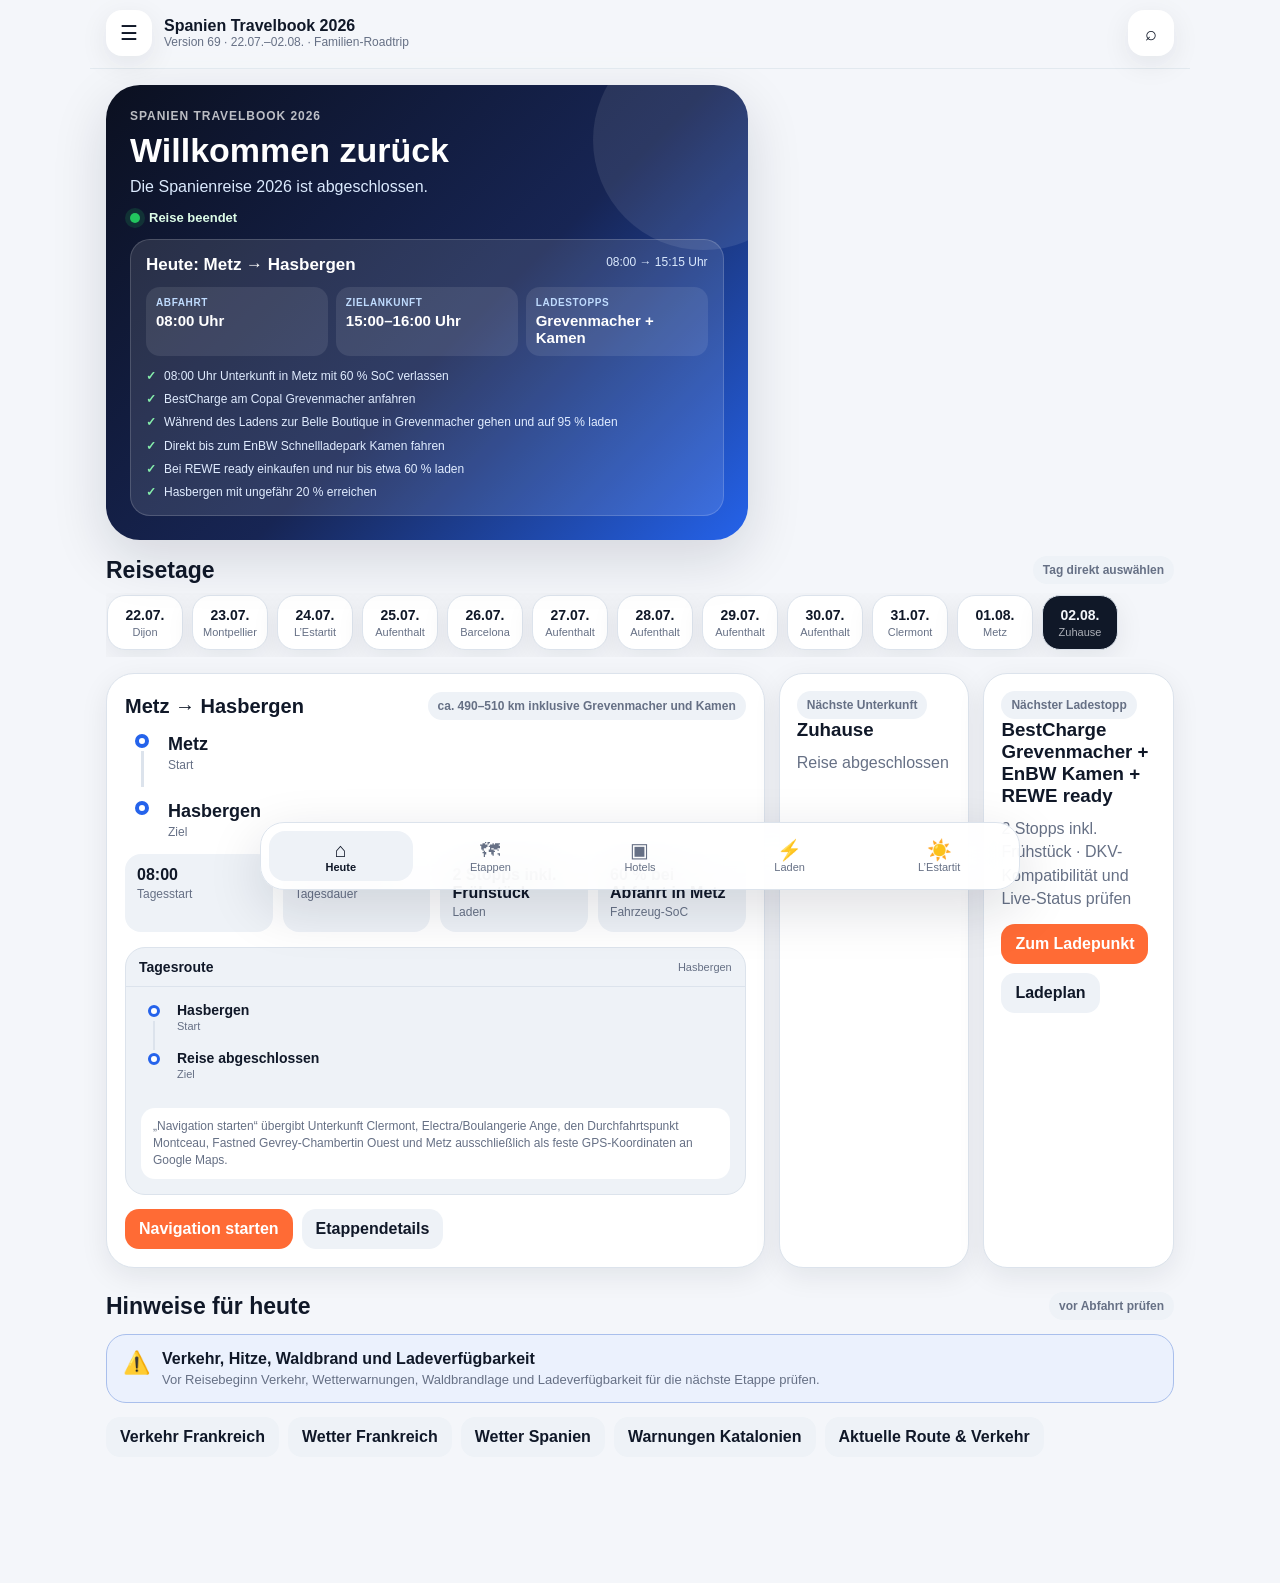
<file: index.html>
<!DOCTYPE html>

<html lang="de">
<head>
<meta charset="utf-8"/>
<meta content="width=device-width,initial-scale=1,viewport-fit=cover" name="viewport"/>
<meta content="#0b1020" name="theme-color"/>
<title>Spanien Travelbook 2026 · Version 70</title>
<style>
:root{
  --bg:#f4f6fa;--panel:#ffffff;--panel2:#eef2f7;--text:#101828;--muted:#667085;
  --line:#dce3ec;--brand:#ff6b35;--blue:#2563eb;--green:#12b76a;--amber:#f79009;
  --shadow:0 18px 55px rgba(16,24,40,.14);--shadow2:0 8px 28px rgba(16,24,40,.08);
  --r:26px;--safe-top:env(safe-area-inset-top);--safe-bottom:env(safe-area-inset-bottom);
}
@media (prefers-color-scheme:dark){
  :root{--bg:#090f1d;--panel:#111827;--panel2:#1c2535;--text:#f8fafc;--muted:#98a2b3;--line:#27364a;--shadow:0 18px 55px rgba(0,0,0,.45);--shadow2:0 8px 28px rgba(0,0,0,.28)}
}
*{box-sizing:border-box}
html{scroll-behavior:smooth}
body{margin:0;background:var(--bg);color:var(--text);font-family:Inter,-apple-system,BlinkMacSystemFont,"Segoe UI",sans-serif}
button,input{font:inherit}
button{cursor:pointer}
.app{max-width:1100px;margin:auto;min-height:100vh;padding-bottom:110px}
.topbar{position:sticky;top:0;z-index:50;display:flex;align-items:center;gap:12px;padding:calc(var(--safe-top) + 10px) 16px 12px;background:color-mix(in srgb,var(--bg) 86%,transparent);backdrop-filter:blur(22px);border-bottom:1px solid color-mix(in srgb,var(--line) 72%,transparent)}
.icon-btn{width:46px;height:46px;border:0;border-radius:16px;background:var(--panel);color:var(--text);box-shadow:var(--shadow2);display:grid;place-items:center;font-size:20px}
.brand{min-width:0;flex:1}
.brand strong{display:block;font-size:16px;white-space:nowrap;overflow:hidden;text-overflow:ellipsis}
.brand span{display:block;font-size:12px;color:var(--muted);white-space:nowrap;overflow:hidden;text-overflow:ellipsis}
.view{display:none}
.view.active{display:block}
.page{padding:16px}
.hero-grid{display:grid;gap:14px}
.hero-card{position:relative;overflow:hidden;border-radius:34px;padding:24px;background:
linear-gradient(135deg,#0b1020 0%,#172554 55%,#2563eb 100%);color:#fff;box-shadow:var(--shadow)}
.hero-card:after{content:"";position:absolute;width:220px;height:220px;border-radius:50%;right:-65px;top:-55px;background:rgba(255,255,255,.09)}
.eyebrow{font-size:12px;font-weight:800;letter-spacing:.08em;text-transform:uppercase;opacity:.72}
.hero-card h1{font-size:34px;line-height:1.03;margin:10px 0 10px}
.hero-card p{margin:0;color:#dbeafe;max-width:650px}
.dashboard{display:grid;grid-template-columns:1fr;gap:12px}
.metric{border:1px solid var(--line);background:var(--panel);border-radius:22px;padding:16px;box-shadow:var(--shadow2)}
.metric .label{font-size:12px;color:var(--muted);font-weight:700}
.metric .value{font-size:22px;font-weight:850;margin-top:6px}
.metric .sub{font-size:12px;color:var(--muted);margin-top:4px}
.section{margin-top:24px}
.section-title{display:flex;align-items:end;justify-content:space-between;gap:12px;margin-bottom:12px}
.section-title h2{font-size:23px;margin:0}
.link-btn{border:0;background:none;color:var(--blue);font-weight:800}
.today-card{display:grid;gap:14px;padding:18px;background:var(--panel);border:1px solid var(--line);border-radius:28px;box-shadow:var(--shadow2)}
.route-head{display:flex;align-items:center;justify-content:space-between;gap:12px}
.route-head h3{margin:0;font-size:20px}
.badge{display:inline-flex;align-items:center;gap:6px;padding:7px 10px;border-radius:999px;background:var(--panel2);font-size:12px;font-weight:800;color:var(--muted)}
.progress{height:9px;background:var(--panel2);border-radius:999px;overflow:hidden}
.progress span{display:block;height:100%;width:34%;background:linear-gradient(90deg,var(--brand),var(--amber));border-radius:inherit}
.route-grid{display:grid;grid-template-columns:repeat(4,1fr);gap:10px}
.route-kpi{background:var(--panel2);border-radius:16px;padding:12px}
.route-kpi b{display:block;font-size:16px}
.route-kpi span{font-size:12px;color:var(--muted)}
.cards{display:grid;gap:14px}
.cards.two{grid-template-columns:1fr}
.card{background:var(--panel);border:1px solid var(--line);border-radius:24px;padding:17px;box-shadow:var(--shadow2)}
.card h3{margin:0 0 7px}
.card p{margin:0;color:var(--muted);line-height:1.48}
.meta{display:flex;gap:7px;flex-wrap:wrap;margin-bottom:10px}
.pill{display:inline-flex;align-items:center;padding:7px 10px;border-radius:999px;background:var(--panel2);font-size:12px;font-weight:750}
.actions{display:flex;gap:9px;flex-wrap:wrap;margin-top:14px}
.btn{border:0;border-radius:14px;padding:11px 14px;font-weight:800}
.btn.primary{background:var(--brand);color:#fff}
.btn.secondary{background:var(--panel2);color:var(--text)}
.btn:disabled{opacity:.48;cursor:not-allowed}
.timeline{position:relative;display:grid;gap:14px}
.timeline:before{content:"";position:absolute;left:37px;top:22px;bottom:22px;width:2px;background:var(--line)}
.stop{position:relative;display:grid;grid-template-columns:76px 1fr;gap:12px}
.date{position:relative;z-index:1;width:76px;height:76px;border-radius:24px;background:var(--panel);border:1px solid var(--line);box-shadow:var(--shadow2);display:grid;place-items:center;text-align:center}
.date b{display:block;font-size:20px}
.date span{font-size:11px;color:var(--muted)}
.stop-card{background:var(--panel);border:1px solid var(--line);border-radius:24px;padding:17px;box-shadow:var(--shadow2)}
.stop-card h3{margin:0 0 7px}
.stop-card p{margin:0;color:var(--muted);line-height:1.45}
.hotel-card{overflow:hidden;padding:0}
.hotel-cover{height:140px;padding:16px;display:flex;align-items:flex-end;color:white;background:
linear-gradient(135deg,#0f172a,#334155 56%,#64748b)}
.hotel-cover .hotel-place{font-size:12px;font-weight:800;letter-spacing:.07em;text-transform:uppercase;opacity:.8}
.hotel-cover h3{margin:5px 0 0;font-size:24px}
.hotel-body{padding:16px}
.hotel-facts{display:grid;grid-template-columns:repeat(2,1fr);gap:9px;margin-top:12px}
.fact{padding:10px 12px;border-radius:15px;background:var(--panel2)}
.fact span{display:block;font-size:11px;color:var(--muted)}
.fact b{display:block;font-size:13px;margin-top:3px}
.search-overlay,.drawer,.sheet{display:none;position:fixed;inset:0;z-index:100}
.search-overlay.open,.drawer.open,.sheet.open{display:block}
.scrim{position:absolute;inset:0;background:rgba(2,6,23,.56);backdrop-filter:blur(6px)}
.search-panel{position:absolute;left:50%;top:calc(var(--safe-top) + 16px);transform:translateX(-50%);width:min(94%,780px);max-height:82vh;overflow:hidden;background:var(--panel);border-radius:28px;box-shadow:var(--shadow)}
.search-top{padding:14px;border-bottom:1px solid var(--line)}
.search-row{display:flex;gap:10px}
.search-row input{flex:1;border:1px solid var(--line);background:var(--panel2);color:var(--text);border-radius:16px;padding:14px 15px;outline:none}
.filters{display:flex;gap:8px;overflow:auto;padding-top:10px}
.filter{white-space:nowrap;border:0;border-radius:999px;padding:8px 11px;background:var(--panel2);color:var(--muted);font-size:12px;font-weight:800}
.filter.active{background:var(--text);color:var(--bg)}
.results{max-height:62vh;overflow:auto;padding:12px;display:grid;gap:10px}
.result{width:100%;border:1px solid var(--line);background:var(--panel);color:var(--text);text-align:left;border-radius:17px;padding:13px}
.result small{display:block;color:var(--muted);margin-top:4px}
.drawer-panel{position:absolute;top:0;bottom:0;left:0;width:min(88vw,370px);background:var(--panel);padding:calc(var(--safe-top) + 20px) 18px 22px;box-shadow:var(--shadow);overflow:auto}
.sheet-panel{position:absolute;left:0;right:0;bottom:0;max-height:84vh;background:var(--panel);border-radius:30px 30px 0 0;padding:18px 16px calc(22px + var(--safe-bottom));overflow:auto}
.close{float:right}
.menu{display:grid;gap:9px;margin-top:22px}
.menu button{border:0;border-radius:16px;background:var(--panel2);color:var(--text);padding:14px;text-align:left;font-weight:800}
.bottom-nav{position:fixed;z-index:60;left:50%;transform:translateX(-50%);bottom:calc(10px + var(--safe-bottom));width:min(94%,760px);display:grid;grid-template-columns:repeat(5,1fr);gap:6px;padding:8px;background:color-mix(in srgb,var(--panel) 91%,transparent);backdrop-filter:blur(22px);border:1px solid var(--line);border-radius:24px;box-shadow:var(--shadow)}
.nav-btn{border:0;background:transparent;color:var(--muted);border-radius:16px;padding:8px 4px;font-size:11px}
.nav-btn span{display:block;font-size:20px;line-height:1.1}
.nav-btn.active{background:var(--panel2);color:var(--text);font-weight:850}
.empty{padding:30px;text-align:center;color:var(--muted)}

.countdown{display:grid;grid-template-columns:repeat(4,1fr);gap:8px;margin-top:18px;max-width:430px}.countdown div{padding:11px 8px;border-radius:17px;background:rgba(255,255,255,.11);border:1px solid rgba(255,255,255,.15);text-align:center}.countdown b{display:block;font-size:21px}.countdown span{font-size:10px;text-transform:uppercase;letter-spacing:.08em;opacity:.72}
.notice{display:flex;gap:12px;align-items:flex-start;padding:15px 16px;border-radius:20px;background:color-mix(in srgb,var(--blue) 9%,var(--panel));border:1px solid color-mix(in srgb,var(--blue) 28%,var(--line));margin-top:14px}.notice strong{display:block;margin-bottom:4px}.notice p{margin:0;color:var(--muted);font-size:13px}.notice-icon{font-size:22px}
.day-strip{display:flex;gap:9px;overflow:auto;padding:2px 1px 7px;scrollbar-width:none}.day-strip::-webkit-scrollbar{display:none}.day-chip{min-width:78px;border:1px solid var(--line);background:var(--panel);color:var(--text);border-radius:18px;padding:11px 10px;text-align:center;box-shadow:var(--shadow2)}.day-chip b{display:block;font-size:14px}.day-chip span{display:block;font-size:11px;color:var(--muted);margin-top:3px}.day-chip.active{background:var(--text);color:var(--bg)}.day-chip.active span{color:color-mix(in srgb,var(--bg) 68%,transparent)}
.detail-sheet{display:none;position:fixed;inset:0;z-index:130}.detail-sheet.open{display:block}.detail-panel{position:absolute;left:0;right:0;bottom:0;max-height:90vh;overflow:auto;background:var(--panel);border-radius:30px 30px 0 0;padding:20px 16px calc(26px + var(--safe-bottom));box-shadow:var(--shadow)}.detail-hero{border-radius:24px;padding:20px;background:linear-gradient(135deg,#111827,#1d4ed8);color:white;margin-top:10px}.detail-hero h2{margin:7px 0 4px;font-size:27px}.detail-hero p{margin:0;color:#dbeafe}.detail-grid{display:grid;grid-template-columns:repeat(2,1fr);gap:10px;margin-top:14px}.detail-box{padding:13px;border-radius:17px;background:var(--panel2)}.detail-box span{display:block;font-size:11px;color:var(--muted)}.detail-box b{display:block;margin-top:4px;font-size:14px}.detail-section{margin-top:20px}.detail-section h3{margin:0 0 8px}.detail-section p{margin:0;color:var(--muted);line-height:1.55}.checklist{display:grid;gap:8px}.checkitem{display:flex;gap:10px;align-items:flex-start;padding:12px;border-radius:15px;background:var(--panel2)}.checkitem input{margin-top:3px;width:18px;height:18px}.full{grid-column:1/-1}

@media(min-width:720px){
  .hero-grid{grid-template-columns:1.4fr .9fr}
  .dashboard{grid-template-columns:repeat(3,1fr)}
  .cards.two{grid-template-columns:repeat(2,1fr)}
}

@media print{
  .topbar,.bottom-nav,.drawer,.sheet,.search-overlay,.detail-sheet,.actions,.link-btn,.icon-btn,.today-map-wrap{display:none!important}
  body{background:#fff;color:#000}
  .app{max-width:none;padding-bottom:0}
  .view{display:block!important}
  .card,.metric,.today-card,.stop-card,.hotel-card{box-shadow:none;break-inside:avoid}
  .hero-card{background:#111827!important;-webkit-print-color-adjust:exact;print-color-adjust:exact}
}

@media(max-width:520px){
  .page{padding:12px}
  .hero-card{padding:20px;border-radius:26px}
  .hero-card h1{font-size:29px}
  .section-title{align-items:flex-start}
  .section-title h2{font-size:20px;line-height:1.2}
  .card,.stop-card{padding:15px;border-radius:20px}
  .route-grid{grid-template-columns:1fr}
  .hotel-facts,.detail-grid{grid-template-columns:1fr}
  .topbar{gap:8px;padding-left:10px;padding-right:10px}
  .icon-btn{width:42px;height:42px;border-radius:14px}
  table{font-size:14px}
  td{padding:5px 4px;vertical-align:top}
}

.travel-grid{display:grid;gap:12px}
.travel-row{display:grid;grid-template-columns:110px 1fr;gap:12px;align-items:start;padding:13px 0;border-top:1px solid var(--line)}
.travel-row:first-child{border-top:0}
.travel-row b{font-size:13px}
.travel-row span{color:var(--muted);line-height:1.45}
.feature-list{display:grid;gap:9px;margin-top:12px}
.feature-item{padding:12px 13px;border-radius:16px;background:var(--panel2)}
.feature-item b{display:block;margin-bottom:3px}
.feature-item span{font-size:13px;color:var(--muted);line-height:1.45}
.day-plan{display:grid;gap:9px;margin-top:12px}
.day-plan div{display:grid;grid-template-columns:72px 1fr;gap:10px;padding:10px 0;border-top:1px solid var(--line)}
.day-plan div:first-child{border-top:0}
.day-plan b{font-size:13px}
.day-plan span{color:var(--muted);line-height:1.45}
.hotel-summary{display:grid;gap:10px;margin-top:13px}
.hotel-summary .fact{padding:12px 13px}
@media(max-width:520px){
  .travel-row{grid-template-columns:1fr;gap:4px}
  .day-plan div{grid-template-columns:62px 1fr}
}


.today-status{display:flex;align-items:center;gap:9px;margin-top:14px;font-size:13px;font-weight:800;color:#dcfce7}

.status-dot{width:10px;height:10px;border-radius:50%;background:#22c55e;box-shadow:0 0 0 5px rgba(34,197,94,.16)}
.today-main{display:grid;gap:14px;margin-top:14px}
.today-brief{margin-top:14px;padding:15px;border-radius:20px;background:rgba(255,255,255,.11);border:1px solid rgba(255,255,255,.16);position:relative;z-index:1}
.today-brief-head{display:flex;justify-content:space-between;gap:12px;align-items:flex-start}
.today-brief-head b{font-size:17px}
.today-brief-head span{font-size:12px;color:#dbeafe;text-align:right}
.today-brief-grid{display:grid;grid-template-columns:repeat(3,1fr);gap:8px;margin-top:12px}
.today-brief-item{padding:10px;border-radius:14px;background:rgba(255,255,255,.09)}
.today-brief-item span{display:block;font-size:10px;text-transform:uppercase;letter-spacing:.06em;color:#bfdbfe;font-weight:800}
.today-brief-item b{display:block;margin-top:4px;font-size:15px;color:#fff}
.today-checks{display:grid;gap:7px;margin-top:12px}
.today-check{display:flex;gap:8px;align-items:flex-start;font-size:12px;color:#e0ecff;line-height:1.35}
.today-check:before{content:"✓";font-weight:900;color:#86efac}
@media(max-width:520px){.today-brief-grid{grid-template-columns:1fr}}

.today-route{background:var(--panel);border:1px solid var(--line);border-radius:28px;padding:18px;box-shadow:var(--shadow2)}
.today-map-wrap{margin-top:15px;border:1px solid var(--line);border-radius:20px;overflow:hidden;background:var(--panel2)}
.today-map-head{display:flex;align-items:center;justify-content:space-between;gap:10px;padding:11px 13px;border-bottom:1px solid var(--line)}
.today-map-head b{font-size:14px}
.today-map-head span{font-size:11px;color:var(--muted)}
.today-map{display:none;width:100%;height:300px;border:0;background:var(--panel2);pointer-events:none}
.today-map-preview{padding:15px}
.today-map-stops{display:grid;gap:0}
.today-map-stop{display:grid;grid-template-columns:26px 1fr;gap:10px;min-height:48px}
.today-map-dot{display:grid;justify-items:center}
.today-map-dot i{width:12px;height:12px;border:3px solid var(--blue);background:var(--panel);border-radius:50%;display:block;margin-top:3px}
.today-map-dot:after{content:"";width:2px;flex:1;min-height:28px;background:var(--line);margin-top:3px}
.today-map-stop:last-child .today-map-dot:after{display:none}
.today-map-stop b{display:block;font-size:14px}
.today-map-stop span{display:block;font-size:11px;color:var(--muted);margin-top:2px}
.today-map-note{margin-top:10px;padding:10px 12px;border-radius:14px;background:var(--panel);font-size:12px;color:var(--muted);line-height:1.4}
@media(max-width:520px){.today-map{height:240px}.today-map-head{align-items:flex-start;flex-direction:column;gap:3px}}

.route-line{display:grid;grid-template-columns:34px 1fr;gap:9px;margin:14px 0}
.route-marker{display:grid;justify-items:center}.route-marker i{width:14px;height:14px;border:4px solid var(--blue);background:var(--panel);border-radius:50%;display:block}.route-marker:after{content:"";width:3px;min-height:36px;background:var(--line);margin-top:3px}.route-marker.last:after{display:none}
.route-place b{display:block;font-size:18px}.route-place span{font-size:12px;color:var(--muted)}
.today-columns{display:grid;gap:14px}.today-panel{background:var(--panel);border:1px solid var(--line);border-radius:24px;padding:17px;box-shadow:var(--shadow2)}
.today-panel h3{margin:0 0 10px}.today-panel p{margin:0;color:var(--muted);line-height:1.45}
.quick-grid{display:grid;grid-template-columns:repeat(2,1fr);gap:10px}.quick-action{border:1px solid var(--line);background:var(--panel);color:var(--text);border-radius:18px;padding:14px 10px;font-weight:800;box-shadow:var(--shadow2)}.quick-action span{display:block;font-size:23px;margin-bottom:5px}
.daily-list{display:grid;gap:8px}.daily-item{display:flex;gap:10px;align-items:flex-start;padding:11px 12px;background:var(--panel2);border-radius:15px}.daily-item input{width:19px;height:19px;margin-top:1px}.daily-item.done span{text-decoration:line-through;color:var(--muted)}
@media(min-width:720px){.today-main{grid-template-columns:1.25fr .75fr}.today-columns{grid-template-columns:repeat(2,1fr)}.quick-grid{grid-template-columns:repeat(5,1fr)}}

.hotel-status{display:inline-flex;align-items:center;gap:7px;padding:8px 11px;border-radius:999px;font-size:12px;font-weight:850}
.hotel-status.complete{background:color-mix(in srgb,var(--green) 14%,var(--panel));color:var(--green)}
.hotel-status.partial{background:color-mix(in srgb,var(--amber) 14%,var(--panel));color:var(--amber)}
.hotel-alert{margin-top:13px;padding:12px 13px;border-radius:16px;background:color-mix(in srgb,var(--amber) 10%,var(--panel));border:1px solid color-mix(in srgb,var(--amber) 25%,var(--line));font-size:13px;line-height:1.45}


.qa-grid{display:grid;gap:10px}
.qa-item{display:flex;align-items:flex-start;gap:10px;padding:12px 13px;border-radius:16px;background:var(--panel2)}
.qa-item b{display:block}
.qa-item span{display:block;color:var(--muted);font-size:13px;margin-top:2px;line-height:1.4}
.qa-icon{font-size:20px;line-height:1}


.amenity-grid{display:grid;gap:9px;margin-top:13px}
.amenity-row{display:grid;grid-template-columns:105px 1fr;gap:10px;padding:11px 12px;border-radius:15px;background:var(--panel2)}
.amenity-row b{font-size:13px}
.amenity-row span{font-size:13px;color:var(--muted);line-height:1.45}
.amenity-note{margin-top:12px;font-size:12px;color:var(--muted);line-height:1.45}
@media(max-width:520px){.amenity-row{grid-template-columns:1fr;gap:3px}}


.route-audit{margin-top:14px;background:var(--panel);border:1px solid var(--line);border-radius:24px;padding:16px;box-shadow:var(--shadow2)}
.route-audit-head{display:flex;justify-content:space-between;align-items:flex-start;gap:12px}
.route-audit-head h3{margin:0;font-size:18px}
.route-audit-head p{margin:4px 0 0;color:var(--muted);font-size:12px;line-height:1.4}
.route-audit-grid{display:grid;gap:10px;margin-top:13px}
.route-audit-stage{border:1px solid var(--line);border-radius:18px;overflow:hidden}
.route-audit-stage summary{list-style:none;padding:13px 14px;font-weight:850;cursor:pointer;display:flex;justify-content:space-between;gap:10px}
.route-audit-stage summary::-webkit-details-marker{display:none}
.route-audit-stage summary:after{content:"＋";color:var(--blue)}
.route-audit-stage[open] summary:after{content:"−"}
.route-audit-body{padding:0 14px 14px}
.audit-leg{display:grid;grid-template-columns:1fr auto;gap:10px;padding:10px 0;border-top:1px solid var(--line)}
.audit-leg:first-child{border-top:0}
.audit-leg b{font-size:13px}
.audit-leg span{font-size:12px;color:var(--muted)}
.audit-ok{color:var(--green)!important;font-weight:850}
.audit-warn{color:var(--amber)!important;font-weight:850}
.audit-error{color:#ef4444!important;font-weight:850}
.audit-status{margin-top:10px;padding:11px 12px;border-radius:14px;background:var(--panel2);font-size:12px;color:var(--muted);line-height:1.45}
@media(max-width:520px){.route-audit-head{display:block}.route-audit-head .btn{margin-top:10px;width:100%}.audit-leg{grid-template-columns:1fr}}
.charge-stage{display:grid;gap:14px}
.charge-summary{background:linear-gradient(135deg,#111827,#1d4ed8);color:#fff;border-radius:26px;padding:19px;box-shadow:var(--shadow2)}
.charge-summary h3{margin:6px 0 5px;font-size:23px}
.charge-summary p{margin:0;color:#dbeafe;line-height:1.45}
.charge-stop{background:var(--panel);border:1px solid var(--line);border-radius:24px;padding:17px;box-shadow:var(--shadow2)}
.charge-stop.primary-stop{border-color:color-mix(in srgb,var(--brand) 45%,var(--line))}
.charge-stop-complete{display:flex;align-items:center;justify-content:space-between;gap:10px;margin-top:14px;padding:11px 12px;border-radius:15px;background:color-mix(in srgb,var(--green) 10%,var(--panel));border:1px solid color-mix(in srgb,var(--green) 30%,var(--line))}
.charge-stop-complete span{font-size:12px;color:var(--muted);line-height:1.35}
.charge-done-btn{border:0;border-radius:13px;padding:10px 12px;background:var(--green);color:#fff;font-weight:850;white-space:nowrap}
.charge-progress-tools{display:flex;align-items:center;justify-content:space-between;gap:10px;flex-wrap:wrap;margin-top:12px;padding:11px 12px;border-radius:16px;background:rgba(255,255,255,.1);border:1px solid rgba(255,255,255,.16)}
.charge-progress-tools span{font-size:12px;color:#dbeafe}
.charge-progress-tools button{border:0;border-radius:12px;padding:9px 11px;background:rgba(255,255,255,.16);color:#fff;font-weight:800}
.charge-empty{padding:24px;text-align:center;border:1px dashed var(--line);border-radius:22px;background:var(--panel);color:var(--muted)}
@media(max-width:520px){.charge-stop-complete{align-items:stretch;flex-direction:column}.charge-done-btn{width:100%}}


.charge-stage-grid{display:grid;grid-template-columns:1fr!important;gap:18px}
.charge-stop{position:relative;overflow:hidden;border:2px solid var(--line);border-radius:26px;padding:0;background:var(--panel);box-shadow:0 12px 34px rgba(16,24,40,.12)}
.charge-stop:before{content:"";display:block;height:7px;background:var(--blue)}
.charge-stop.primary-stop{border-color:color-mix(in srgb,var(--blue) 45%,var(--line))}
.charge-stop.next-charge-stop{border-color:var(--brand);box-shadow:0 0 0 5px color-mix(in srgb,var(--brand) 13%,transparent),var(--shadow2)}
.charge-stop.next-charge-stop:before{background:linear-gradient(90deg,var(--brand),var(--amber))}
.charge-stop-head{padding:16px 17px 12px;border-bottom:1px solid var(--line)}
.charge-stop-head .meta{margin:0 0 9px}
.charge-stop h3{margin:0;font-size:21px;line-height:1.2}
.charge-location{margin-top:6px!important;font-size:13px;color:var(--muted)}
.charge-core{display:grid;grid-template-columns:repeat(2,minmax(0,1fr));gap:10px;padding:14px 17px}
.charge-core-item{padding:13px;border-radius:16px;background:var(--panel2);min-width:0}
.charge-core-item span{display:block;font-size:11px;color:var(--muted);font-weight:750}
.charge-core-item b{display:block;margin-top:4px;font-size:14px;line-height:1.35}
.charge-core-item.full{grid-column:1/-1}
.charge-stop-actions{display:grid;grid-template-columns:1fr 1fr;gap:9px;padding:0 17px 15px}
.charge-stop-actions .btn,.charge-stop-actions .charge-done-btn{width:100%}
.charge-alternative-wrap{padding:0 17px 17px}
.charge-stop-complete{margin:0;padding:0;border:0;background:transparent;display:block}
.charge-stop-complete span{display:none}
.charge-done-btn{min-height:44px}
.charge-alternatives{margin-top:10px;border:1px solid var(--line);border-radius:17px}
.charge-alternatives summary{padding:12px 14px;font-size:13px}
.alt-window-note{margin:10px 0 0;padding:9px 11px;font-size:11px}
.alt-grid{padding:0 10px 10px}
.alt-stop{border:1px solid var(--line);padding:12px;background:var(--panel2)}
.alt-stop h4{font-size:14px}
.alt-compact{display:grid;grid-template-columns:repeat(2,minmax(0,1fr));gap:7px;margin-top:9px}
.alt-compact div{padding:9px;border-radius:11px;background:var(--panel)}
.alt-compact span{display:block;font-size:10px;color:var(--muted)}
.alt-compact b{display:block;font-size:12px;margin-top:2px;line-height:1.3}
.next-charge-banner{display:flex;align-items:center;gap:8px;margin:0 17px 13px;padding:9px 11px;border-radius:13px;background:color-mix(in srgb,var(--brand) 11%,var(--panel));font-size:12px;font-weight:850;color:var(--brand)}
@media(max-width:520px){.charge-core{grid-template-columns:1fr}.charge-core-item.full{grid-column:auto}.charge-stop-actions{grid-template-columns:1fr}.alt-compact{grid-template-columns:1fr}}

.charge-facts{display:grid;grid-template-columns:repeat(2,1fr);gap:9px;margin-top:12px}
.charge-fact{background:var(--panel2);border-radius:15px;padding:11px 12px}
.charge-fact span{display:block;font-size:11px;color:var(--muted)}
.charge-fact b{display:block;margin-top:3px;font-size:13px}
@media(min-width:720px){.charge-stage-grid{display:grid;grid-template-columns:repeat(2,1fr);gap:14px}}
@media(max-width:520px){.charge-facts{grid-template-columns:1fr}}


.charge-alternatives{margin-top:14px;border:1px solid var(--line);border-radius:20px;background:var(--panel);overflow:hidden}
.charge-alternatives summary{list-style:none;padding:14px 16px;font-weight:850;cursor:pointer;display:flex;justify-content:space-between;gap:10px}
.charge-alternatives summary::-webkit-details-marker{display:none}
.charge-alternatives summary:after{content:"＋";color:var(--blue)}
.charge-alternatives[open] summary:after{content:"−"}
.alt-window-note{margin:10px 14px 0;padding:10px 12px;border-radius:14px;background:color-mix(in srgb,var(--blue) 8%,var(--panel));font-size:12px;color:var(--muted);line-height:1.4}

.alt-grid{display:grid;gap:10px;padding:0 14px 14px}
.alt-stop{background:var(--panel2);border-radius:16px;padding:13px}
.alt-stop h4{margin:0 0 5px;font-size:15px}
.alt-stop p{margin:0;color:var(--muted);font-size:13px;line-height:1.4}
.alt-facts{display:grid;grid-template-columns:repeat(2,1fr);gap:7px;margin-top:9px}
.alt-fact{background:var(--panel);border-radius:12px;padding:9px}
.alt-fact span{display:block;font-size:10px;color:var(--muted)}
.alt-fact b{display:block;font-size:12px;margin-top:2px}
@media(max-width:520px){.alt-facts{grid-template-columns:1fr}}
.evening-highlight .stop-card{outline:3px solid var(--brand);box-shadow:0 0 0 7px color-mix(in srgb,var(--brand) 18%,transparent),var(--shadow)}


.restaurant-grid{display:grid;gap:16px}
.restaurant-card{overflow:hidden;border:1px solid var(--line);border-radius:24px;background:var(--panel);box-shadow:var(--shadow2)}
.restaurant-card-head{padding:16px 17px 13px;border-bottom:1px solid var(--line)}
.restaurant-card-head>div{display:flex;gap:7px;flex-wrap:wrap;margin-bottom:9px}
.restaurant-card-head h3{margin:0;font-size:21px}
.restaurant-category{margin:5px 0 0;color:var(--muted);line-height:1.4}
.restaurant-facts{display:grid;grid-template-columns:repeat(2,minmax(0,1fr));gap:9px;padding:14px 17px}
.restaurant-facts div{padding:11px 12px;border-radius:14px;background:var(--panel2)}
.restaurant-facts .wide{grid-column:1/-1}
.restaurant-facts span{display:block;font-size:11px;color:var(--muted);font-weight:750}
.restaurant-facts b{display:block;margin-top:4px;font-size:13px;line-height:1.4}
.restaurant-menu{margin:0 17px 12px;border:1px solid var(--line);border-radius:15px;overflow:hidden}
.restaurant-menu summary{padding:11px 13px;font-weight:850;cursor:pointer}
.restaurant-menu p{margin:0;padding:0 13px 13px;color:var(--muted);line-height:1.5}
.restaurant-note{margin:0 17px;color:var(--muted);font-size:12px;line-height:1.45}
.restaurant-card .actions{padding:0 17px 17px}
@media(min-width:760px){.restaurant-grid{grid-template-columns:repeat(2,minmax(0,1fr))}}
@media(max-width:520px){.restaurant-facts{grid-template-columns:1fr}.restaurant-facts .wide{grid-column:auto}}


.shopping-category{margin-top:22px}.shopping-grid{display:grid;gap:12px}.shop-card{background:var(--panel);border:1px solid var(--line);border-radius:22px;padding:16px;box-shadow:var(--shadow2)}.shop-card-head{display:flex;justify-content:space-between;gap:12px;align-items:flex-start}.shop-card h4{margin:0;font-size:18px}.shop-distance{white-space:nowrap;font-size:12px;font-weight:850;padding:7px 9px;border-radius:999px;background:var(--panel2);color:var(--muted)}.shop-facts{display:grid;grid-template-columns:repeat(2,minmax(0,1fr));gap:8px;margin-top:10px}.shop-fact{padding:10px 11px;border-radius:14px;background:var(--panel2)}.shop-fact span{display:block;font-size:10px;color:var(--muted);font-weight:800;text-transform:uppercase}.shop-fact b{display:block;font-size:12px;margin-top:3px;line-height:1.4}.shop-reference{margin-top:10px;padding:10px 11px;border-radius:14px;background:color-mix(in srgb,var(--green) 8%,var(--panel));border:1px solid color-mix(in srgb,var(--green) 22%,var(--line));font-size:12px;color:var(--muted);line-height:1.4}@media(min-width:760px){.shopping-grid{grid-template-columns:repeat(2,minmax(0,1fr))}}@media(max-width:520px){.shop-facts{grid-template-columns:1fr}.shop-card-head{display:block}.shop-distance{display:inline-flex;margin-top:8px}}

.stagebook-head{background:linear-gradient(135deg,#111827,#1d4ed8);color:#fff;border-radius:30px;padding:21px;box-shadow:var(--shadow)}
.stagebook-head h2{margin:6px 0 5px;font-size:27px}.stagebook-head p{margin:0;color:#dbeafe;line-height:1.45}
.stage-selector{display:flex;gap:9px;overflow:auto;padding:3px 1px 8px;margin-top:14px;scrollbar-width:none}.stage-selector::-webkit-scrollbar{display:none}
.stage-select{min-width:160px;border:1px solid var(--line);background:var(--panel);color:var(--text);border-radius:18px;padding:12px;text-align:left;box-shadow:var(--shadow2)}
.stage-select b{display:block;font-size:13px}.stage-select span{display:block;color:var(--muted);font-size:11px;margin-top:4px}
.stage-select.active{background:var(--text);color:var(--bg)}.stage-select.active span{color:color-mix(in srgb,var(--bg) 70%,transparent)}
.stage-layout{display:grid;gap:14px;margin-top:14px}
.stage-block{background:var(--panel);border:1px solid var(--line);border-radius:25px;padding:17px;box-shadow:var(--shadow2)}
.stage-block h3{margin:0 0 9px}.stage-block p{color:var(--muted);line-height:1.5}
.stage-kpis{display:grid;grid-template-columns:repeat(2,minmax(0,1fr));gap:9px}
.stage-kpi{padding:12px;border-radius:15px;background:var(--panel2)}.stage-kpi span{display:block;font-size:10px;color:var(--muted);font-weight:800;text-transform:uppercase}.stage-kpi b{display:block;margin-top:4px;font-size:14px}
.stage-service-grid{display:grid;gap:10px}.stage-service{padding:13px;border-radius:17px;background:var(--panel2)}
.stage-service strong{display:block}.stage-service span{display:block;color:var(--muted);font-size:12px;margin-top:4px;line-height:1.4}
.stage-charge-card{border:2px solid var(--line);border-radius:21px;overflow:hidden;background:var(--panel);margin-top:11px}
.stage-charge-card.next{border-color:var(--brand)}.stage-charge-card.done{opacity:.62}
.stage-charge-head{padding:13px 14px;border-bottom:1px solid var(--line)}.stage-charge-head h4{margin:0;font-size:17px}.stage-charge-head p{margin:5px 0 0;font-size:12px}
.stage-charge-facts{display:grid;grid-template-columns:repeat(2,minmax(0,1fr));gap:8px;padding:12px 14px}
.stage-charge-fact{background:var(--panel2);border-radius:13px;padding:10px}.stage-charge-fact span{font-size:10px;color:var(--muted);display:block}.stage-charge-fact b{font-size:12px;display:block;margin-top:3px}
.stage-charge-actions{display:flex;gap:8px;flex-wrap:wrap;padding:0 14px 14px}
.stage-tools{display:flex;gap:8px;flex-wrap:wrap;margin-top:12px}
.strict-list{display:grid;gap:9px}.strict-item{padding:12px;border-radius:16px;background:var(--panel2);border-left:5px solid var(--green)}
.strict-item.warn{border-left-color:var(--amber)}.strict-item b{display:block}.strict-item span{display:block;color:var(--muted);font-size:12px;margin-top:4px;line-height:1.4}
.completed-hidden{display:none!important}
@media(min-width:800px){.stage-layout{grid-template-columns:1.15fr .85fr}.stage-block.full{grid-column:1/-1}.stage-kpis{grid-template-columns:repeat(4,minmax(0,1fr))}}
@media(max-width:520px){.stage-charge-facts,.stage-kpis{grid-template-columns:1fr}.stage-select{min-width:140px}}


.local-charge-grid{display:grid;gap:14px;margin-top:14px}.local-charge-card{overflow:hidden;border:2px solid var(--line);border-radius:24px;background:var(--panel);box-shadow:var(--shadow2)}.local-charge-card.recommended{border-color:var(--green)}.local-charge-card-head{padding:16px 17px 13px;border-bottom:1px solid var(--line)}.local-charge-card-head h3{margin:0;font-size:20px}.local-charge-card-head p{margin:5px 0 0;color:var(--muted);font-size:13px}.local-charge-status{display:flex;gap:7px;flex-wrap:wrap;margin-bottom:9px}.local-charge-facts{display:grid;grid-template-columns:repeat(2,minmax(0,1fr));gap:9px;padding:14px 17px}.local-charge-fact{padding:11px 12px;border-radius:14px;background:var(--panel2)}.local-charge-fact span{display:block;font-size:10px;color:var(--muted);font-weight:800;text-transform:uppercase}.local-charge-fact b{display:block;margin-top:4px;font-size:13px;line-height:1.4}.local-charge-nearby{margin:0 17px 14px;padding:12px 13px;border-radius:15px;background:color-mix(in srgb,var(--green) 8%,var(--panel));font-size:13px;line-height:1.45;color:var(--muted)}.local-charge-actions{display:flex;gap:9px;flex-wrap:wrap;padding:0 17px 17px}.local-charge-actions .btn{flex:1;min-width:145px}.status-live{background:color-mix(in srgb,var(--green) 14%,var(--panel));color:var(--green)}.status-dkv{background:color-mix(in srgb,var(--blue) 13%,var(--panel));color:var(--blue)}.status-power{background:color-mix(in srgb,var(--amber) 13%,var(--panel));color:var(--amber)}.local-charge-note{margin-top:12px;padding:12px 13px;border-radius:16px;background:var(--panel2);color:var(--muted);font-size:12px;line-height:1.45}@media(min-width:760px){.local-charge-grid{grid-template-columns:repeat(2,minmax(0,1fr))}}@media(max-width:520px){.local-charge-facts{grid-template-columns:1fr}.local-charge-actions{display:grid}.local-charge-actions .btn{width:100%}}


.verified-charge-empty{padding:20px;border:2px dashed var(--line);border-radius:22px;background:var(--panel);text-align:center}.verified-charge-empty h3{margin:0 0 8px;font-size:20px}.verified-charge-empty p{margin:0;color:var(--muted);line-height:1.5}.verification-rule{margin-top:14px;padding:13px 14px;border-radius:17px;background:color-mix(in srgb,var(--amber) 9%,var(--panel));border:1px solid color-mix(in srgb,var(--amber) 27%,var(--line));font-size:13px;color:var(--muted);line-height:1.5}


.journey-overview{display:grid;gap:10px;margin-top:14px}
.journey-leg{display:grid;grid-template-columns:42px 1fr;gap:11px;padding:14px;border:1px solid var(--line);border-radius:19px;background:var(--panel);box-shadow:var(--shadow2)}
.journey-leg-number{width:42px;height:42px;border-radius:14px;background:var(--panel2);display:grid;place-items:center;font-weight:900}
.journey-leg b{display:block;font-size:15px}
.journey-leg span{display:block;margin-top:4px;color:var(--muted);font-size:12px;line-height:1.4}
.stage-location-band{display:grid;grid-template-columns:1fr auto 1fr;gap:10px;align-items:center;margin:14px 0}
.stage-location{padding:14px;border-radius:18px;background:var(--panel2)}
.stage-location small{display:block;color:var(--muted);font-weight:800;text-transform:uppercase;letter-spacing:.06em}
.stage-location b{display:block;margin-top:5px;font-size:18px}
.stage-arrow{font-size:24px;color:var(--blue);font-weight:900}
.stage-destination-block{border-top:6px solid var(--brand)}
.stage-start-block{border-top:6px solid var(--blue)}
.stage-road-block{border-top:6px solid var(--green)}
@media(min-width:760px){.journey-overview{grid-template-columns:repeat(2,minmax(0,1fr))}}
@media(max-width:520px){.stage-location-band{grid-template-columns:1fr}.stage-arrow{text-align:center;transform:rotate(90deg)}}


.curated-grid{display:grid;gap:13px;margin-top:14px}
.curated-card{background:var(--panel);border:1px solid var(--line);border-radius:23px;padding:16px;box-shadow:var(--shadow2);position:relative;overflow:hidden}
.curated-card.top{border-left:6px solid var(--green)}
.curated-card.good{border-left:6px solid var(--blue)}
.curated-card.caution{border-left:6px solid var(--amber)}
.curated-card h3{margin:0 0 7px;font-size:19px}
.curated-card p{margin:0;color:var(--muted);line-height:1.48}
.curated-score{display:flex;gap:7px;flex-wrap:wrap;margin:10px 0}
.source-chip{display:inline-flex;padding:6px 9px;border-radius:999px;background:var(--panel2);font-size:11px;font-weight:800;color:var(--muted)}
.verdict{margin-top:10px;padding:10px 12px;border-radius:14px;background:var(--panel2);font-size:12px;line-height:1.45}
.method-grid{display:grid;grid-template-columns:repeat(2,minmax(0,1fr));gap:9px;margin-top:12px}
.method-box{padding:12px;border-radius:16px;background:var(--panel2)}
.method-box b{display:block;font-size:13px}
.method-box span{display:block;margin-top:4px;color:var(--muted);font-size:12px;line-height:1.4}
@media(min-width:760px){.curated-grid{grid-template-columns:repeat(2,minmax(0,1fr))}.method-grid{grid-template-columns:repeat(4,minmax(0,1fr))}}
@media(max-width:520px){.method-grid{grid-template-columns:1fr}}

.chrono-day{display:grid;gap:14px;margin-top:14px}
.chrono-block{background:var(--panel);border:1px solid var(--line);border-radius:25px;padding:17px;box-shadow:var(--shadow2)}
.chrono-block.morning{border-top:6px solid var(--blue)}
.chrono-block.road{border-top:6px solid var(--green)}
.chrono-block.arrival{border-top:6px solid var(--brand)}
.chrono-block h3{margin:0 0 10px}
.chrono-list{display:grid;gap:9px}
.chrono-row{display:grid;grid-template-columns:125px 1fr;gap:10px;padding:11px 12px;border-radius:15px;background:var(--panel2)}
.chrono-row b{font-size:13px}
.chrono-row span{font-size:13px;color:var(--muted);line-height:1.45}
.estartit-destination-grid{display:grid;gap:12px;margin-top:14px}
.estartit-destination-card{padding:14px;border-radius:18px;background:var(--panel2)}
.estartit-destination-card h4{margin:0 0 6px}
.estartit-destination-card p{margin:0;color:var(--muted);font-size:13px;line-height:1.45}
@media(min-width:800px){.chrono-day{grid-template-columns:1fr 1fr}.chrono-block.road{grid-column:1/-1}.estartit-destination-grid{grid-template-columns:repeat(3,minmax(0,1fr))}}
@media(max-width:520px){.chrono-row{grid-template-columns:1fr;gap:3px}}


.chrono-day{grid-template-columns:1fr!important}
.chrono-block.road{grid-column:auto!important}
.destination-hub{margin-top:14px;background:var(--panel);border:1px solid var(--line);border-radius:25px;padding:17px;box-shadow:var(--shadow2);border-top:6px solid var(--amber)}
.destination-hub h3{margin:0}
.destination-hub-intro{margin:6px 0 14px;color:var(--muted);font-size:13px;line-height:1.5}
.destination-sections{display:grid;gap:10px}
.destination-section{border:1px solid var(--line);border-radius:18px;background:var(--panel);overflow:hidden}
.destination-section summary{list-style:none;padding:14px 15px;font-weight:850;cursor:pointer;display:flex;align-items:center;justify-content:space-between;gap:10px}
.destination-section summary::-webkit-details-marker{display:none}
.destination-section summary:after{content:"＋";color:var(--blue)}
.destination-section[open] summary:after{content:"−"}
.destination-section-body{padding:0 15px 15px}
.destination-facts{display:grid;gap:8px}
.destination-fact{padding:11px 12px;border-radius:14px;background:var(--panel2)}
.destination-fact b{display:block;font-size:12px}
.destination-fact span{display:block;margin-top:3px;color:var(--muted);font-size:12px;line-height:1.45}
.destination-links{display:flex;gap:8px;flex-wrap:wrap;margin-top:11px}
.destination-links .btn{font-size:12px}
@media(min-width:760px){
 .destination-sections{grid-template-columns:repeat(2,minmax(0,1fr))}
 .destination-section.full{grid-column:1/-1}
}


.estartit-submenu-note{margin-top:10px}
#holidayOverview{position:sticky;top:78px;z-index:20;background:var(--bg);padding:8px 0 12px}
#holidayOverview .quick-grid{grid-template-columns:repeat(3,minmax(0,1fr))}
@media(max-width:620px){
  #holidayOverview{position:static}
  #holidayOverview .quick-grid{grid-template-columns:repeat(2,minmax(0,1fr))}
}

#holidayOverview{
  position:static;
  top:auto;
  z-index:auto;
  background:transparent;
  padding:0;
  scroll-margin-top:90px;
}
#holidayOverview .quick-grid{
  grid-template-columns:repeat(3,minmax(0,1fr));
}
section.view[data-view="home"] #holidayOverview{
  margin-top:24px;
}
@media(max-width:620px){
  #holidayOverview .quick-grid{
    grid-template-columns:repeat(2,minmax(0,1fr));
  }
}

.shopping-premium-tools,.shopping-map-panel{margin-top:16px;padding:16px;border:1px solid var(--line);border-radius:22px;background:var(--panel);box-shadow:var(--shadow2)}
.shopping-filter-head{display:flex;justify-content:space-between;align-items:flex-start;gap:12px}
.shopping-filter-head h3{margin:0 0 4px}.shopping-filter-head p{margin:0;color:var(--muted);font-size:13px;line-height:1.45}
.shopping-search-row{display:grid;grid-template-columns:1fr 180px;gap:9px;margin-top:13px}
.shopping-search-row input,.shopping-search-row select{border:1px solid var(--line);background:var(--panel2);color:var(--text);border-radius:14px;padding:12px 13px;outline:none}
.shopping-filters{display:flex;gap:8px;overflow:auto;margin-top:12px;padding-bottom:2px;scrollbar-width:none}
.shopping-filter{white-space:nowrap;border:0;border-radius:999px;padding:9px 12px;background:var(--panel2);color:var(--muted);font-weight:800;font-size:12px}
.shopping-filter.active{background:var(--text);color:var(--bg)}
.shopping-map-frame{width:100%;height:300px;border:0;border-radius:18px;background:var(--panel2);margin-top:13px}
.shopping-map-info{display:grid;gap:3px;margin-top:10px;padding:12px 13px;border-radius:15px;background:var(--panel2)}
.shopping-map-info span{font-size:12px;color:var(--muted)}
.shop-card.shop-hidden,.shopping-category.shop-hidden{display:none!important}
.shop-card.shop-selected{outline:3px solid var(--brand);outline-offset:2px}
.shopping-source-note{margin-top:14px}
@media(max-width:620px){
  .shopping-search-row{grid-template-columns:1fr}
  .shopping-filter-head{display:block}
  .shopping-filter-head .badge,.shopping-filter-head .btn{margin-top:10px}
  .shopping-map-frame{height:240px}
}

/* V22: robuster Einkaufsfilter mit direkten Kategoriebuttons */
.shopping-simple-filter{display:none!important}
.shopping-button-filter{
  margin-top:16px;
  padding:16px;
  border:1px solid var(--line);
  border-radius:22px;
  background:var(--panel);
  box-shadow:var(--shadow2);
}
.shopping-button-filter h3{margin:0 0 5px;font-size:19px}
.shopping-button-filter p{margin:0;color:var(--muted);font-size:13px;line-height:1.4}
.shopping-filter-grid{
  display:grid;
  grid-template-columns:repeat(2,minmax(0,1fr));
  gap:9px;
  margin-top:14px;
}
.shopping-category-button{
  min-height:52px;
  border:1px solid var(--line);
  border-radius:15px;
  padding:11px 9px;
  background:var(--panel2);
  color:var(--text);
  font-weight:850;
  text-align:center;
}
.shopping-category-button.active{
  border-color:var(--brand);
  background:var(--brand);
  color:#fff;
}
.shopping-filter-result{
  margin-top:12px;
  padding:10px 12px;
  border-radius:14px;
  background:var(--panel2);
  color:var(--muted);
  font-size:13px;
  font-weight:750;
}
.shopping-category.filter-hidden{display:none!important}
.shopping-category{scroll-margin-top:92px}
@media(min-width:720px){
  .shopping-filter-grid{grid-template-columns:repeat(4,minmax(0,1fr))}
}

/* V24: schlanke, tagesabhängige Startseite */
#homeDaySelection{margin-top:16px}
#homeDaySelection .section-title{margin-bottom:9px}
#homeDriverView{margin-top:16px}
#holidayOverview{margin-top:18px!important}
.home-holiday-free #homeDriverView{display:none!important}
.home-holiday-free #homeTravelFacts{display:none!important}
.home-holiday-free #dailyWarnings{display:none!important}
.home-holiday-free .hero-card{padding-bottom:20px}
.home-holiday-free #holidayOverview{display:block!important}
.home-driving #holidayOverview{display:none!important}
.home-holiday-fixed #holidayOverview{display:block!important}
.home-holiday-fixed #dailyWarnings{display:block!important}
.home-holiday-fixed #homeDriverView{display:grid!important}
.home-holiday-fixed #homeTravelFacts{display:block!important}
#todayDateBadge{display:none!important}
#todayDistance:empty{display:none!important}
#todayEveningPlan[style*="display: none"]{display:none!important}
#todayStageDetails:disabled,#todayEveningPlan:disabled,#todayHotelNav:disabled,
#todayHotelDetails:disabled,#todayChargeNav:disabled,#todayChargePlan:disabled{display:none!important}
@media(max-width:520px){
  #homeDaySelection{margin-top:12px}
  #holidayOverview .quick-grid{grid-template-columns:repeat(2,minmax(0,1fr))}
}

/* V25: konsolidierte Tagesnavigation */
#homeDaySelection .day-chip{min-width:76px}
#homeDaySelection .day-chip span{white-space:nowrap}
@media(max-width:520px){
  #homeDaySelection .day-chip{min-width:72px}
}

/* V30: Barcelona-Tagesausflug · Dachboxhöhe 2,05 m · Parkhäuser mindestens 2,10 m */
#day2607 .stop-card{border-top:6px solid var(--brand)}
#day2607 .notice{margin-bottom:4px}
#day2607 .feature-item{border-left:4px solid var(--blue)}
#day2607 .actions .btn{min-height:44px}

/* V30: Barcelona-Parkplätze nur ab 2,10 m Einfahrtshöhe */
.barcelona-guide{margin-top:16px;display:grid;gap:14px}
.barcelona-guide-card{border:1px solid var(--line);border-radius:22px;background:var(--panel);padding:16px;box-shadow:var(--shadow2)}
.barcelona-guide-card h4{margin:0 0 8px;font-size:18px}
.barcelona-stop-list{display:grid;gap:9px;margin-top:12px}
.barcelona-stop{display:grid;grid-template-columns:38px 1fr;gap:10px;align-items:start;padding:11px 12px;border-radius:15px;background:var(--panel2)}
.barcelona-stop-number{width:32px;height:32px;border-radius:11px;background:var(--text);color:var(--bg);display:grid;place-items:center;font-weight:900}
.barcelona-stop b{display:block;font-size:13px}
.barcelona-stop span{display:block;margin-top:3px;color:var(--muted);font-size:12px;line-height:1.45}
.barcelona-food-grid{display:grid;gap:10px;margin-top:12px}
.barcelona-food{padding:12px 13px;border-radius:16px;background:var(--panel2);border-left:5px solid var(--green)}
.barcelona-food.ice{border-left-color:var(--blue)}
.barcelona-food.alt{border-left-color:var(--amber)}
.barcelona-food b{display:block}
.barcelona-food span{display:block;margin-top:4px;color:var(--muted);font-size:12px;line-height:1.45}
@media(min-width:760px){.barcelona-guide{grid-template-columns:1.25fr .75fr}.barcelona-guide-card.full{grid-column:1/-1}.barcelona-food-grid{grid-template-columns:repeat(2,minmax(0,1fr))}}

/* V31: Kostenloser Schnorchelguide L’Estartit */
.snorkel-grid{display:grid;gap:14px;margin-top:14px}
.snorkel-card{background:var(--panel);border:1px solid var(--line);border-radius:24px;padding:17px;box-shadow:var(--shadow2);border-left:6px solid var(--blue)}
.snorkel-card.top{border-left-color:var(--green)}
.snorkel-card.easy{border-left-color:var(--amber)}
.snorkel-card h3{margin:0 0 7px}
.snorkel-facts{display:grid;grid-template-columns:repeat(2,minmax(0,1fr));gap:8px;margin-top:12px}
.snorkel-fact{padding:10px 11px;border-radius:14px;background:var(--panel2)}
.snorkel-fact span{display:block;font-size:10px;color:var(--muted);font-weight:800;text-transform:uppercase}
.snorkel-fact b{display:block;margin-top:3px;font-size:12px;line-height:1.4}
.snorkel-map{margin-top:14px;border:1px solid var(--line);border-radius:20px;padding:15px;background:var(--panel)}
.snorkel-map h3{margin:0 0 7px}
.snorkel-safety{display:grid;gap:8px;margin-top:12px}
.snorkel-safety div{padding:11px 12px;border-radius:14px;background:var(--panel2);font-size:13px;line-height:1.45;color:var(--muted)}
@media(min-width:760px){.snorkel-grid{grid-template-columns:repeat(2,minmax(0,1fr))}.snorkel-map{grid-column:1/-1}}
@media(max-width:520px){.snorkel-facts{grid-template-columns:1fr}}

/* V32: Rücketappe L’Estartit–Clermont-Ferrand · Start 09:30 mit 85 % · Millau-Besucherzentrum */

.fish-status{display:inline-flex;align-items:center;gap:6px;padding:7px 10px;border-radius:999px;font-size:12px;font-weight:850}
.fish-status.green{background:color-mix(in srgb,var(--green) 14%,var(--panel));color:var(--green)}
.fish-status.amber{background:color-mix(in srgb,var(--amber) 14%,var(--panel));color:var(--amber)}
.fish-status.red{background:color-mix(in srgb,#ef4444 14%,var(--panel));color:#ef4444}
.fish-verification{margin-top:10px;padding:10px 11px;border-radius:14px;background:var(--panel2);font-size:12px;color:var(--muted);line-height:1.45}

/* V34: Fischhändler intensiv geprüft · Ampelstatus · Joan Riembau L’Estartit vorübergehend geschlossen */
/* V35: Familienabend Platja d’Aro mit Arcade, Shopping, Strandpromenade und Pp’s Park */
/* V36: Platja-d’Aro-Rundgang verkürzt · unnötiges Zwischenziel entfernt · Autoroute nur zum Parkplatz */
/* V37: Clermont morgens Frühstück + HPC statt Laden am Vorabend oder Start mit 95 % */
/* V38: Rücketappe Variante A · nur Aire du Viaduc · ein HPC-Stopp · Clermont-Altstadt und Bouillon */
/* V39: Samstagmorgen Clermont · zuerst Electra laden, währenddessen Frühstück bei Marie Blachère · DKV-Hinweis */
/* V40: Samstagmorgen Clermont/Lempdes · Atlante 10 Rue du Pontel + Marie Blachère 3 Rue du Pontel */
/* V70: Metz–Hasbergen final geprüft · Grevenmacher Bäcker, Grevenmacher Laden, Kamen REWE ready */
/* V42: robuste Tagesansicht und statische Unterkunfts-Fallbacks bei blockierter JavaScript-Initialisierung */
/* V43: dynamische Etappenseite bindet alle Aktionsbuttons nach jedem Rendern neu */
/* V44: Vollprüfung · robuste Fallback-Aktionen · Zeit- und SoC-Konsistenz der Rückreise */
/* V45: Clermont–Metz optimiert über A71 · A79/RCEA · A6 · A31; Maut-/Zeit-Kompromiss und Ladeplan synchronisiert */
/* V46: frühere Google-Maps-Zwangspunkte Montmarault und Digoin */
/* V48: Clermont–Metz vollständig neu gerechnet · sinnvoll verteilte Stopps Montceau-les-Mines und Val-de-Meuse */
/* V51: Google Directions API-URL; nur echte Halte, keine künstlichen Zwangspunkte */
/* V52: eingebettete Tagesroute mit saddr/daddr statt fehlerhafter q-Suche; Vorschau nicht anklickbar */
/* V56: Clermont–Metz mit festen GPS-Punkten; Morgenstopp getrennt von Fernroute */
/* V58: erster Fahrt-Ladestopp Allego Burger King Montceau-les-Mines direkt am N70-Korridor */
/* V59: Clermont–Metz vollständig mit GPS-Koordinaten an Google Maps übergeben */
/* V62: Electra Clermont + Boulangerie Ange als erster echter Ladestopp des Reisetags; gesamte Route nur mit GPS-Koordinaten */
/* V63: Ladeplanung ab 90 % neu gerechnet · Montceau nur Durchfahrt · Hauptladung Beaune-Merceuil · Top-up Val de Meuse */
/* V64: nach Frühstück 90 % · zweiter Ladestopp bei ca. 5 % · Fastned Gevrey-Chambertin Ouest auf 90 % · danach direkt Metz */
/* V50: Google-Maps-Einbettung auch bei lokal geöffneter Datei aktiviert; direkter Fallback-Link ergänzt. */
/* V49: fehlerhaften Stop C entfernt · keine Orts-Zwangspunkte Digoin/Montceau · Val-de-Meuse eindeutig Richtung Nancy/Metz */
</style>
</head>
<body>
<div class="app">
<header class="topbar">
<button aria-label="Menü öffnen" class="icon-btn" id="menuBtn">☰</button>
<div class="brand"><strong>Spanien Travelbook 2026</strong><span>Version 69 · 22.07.–02.08. · Familien-Roadtrip</span></div>
<button aria-label="Suche öffnen" class="icon-btn" id="searchBtn">⌕</button>
</header>
<main>
<section class="view active" data-view="home">
<div class="page">
<div class="hero-grid">
<article class="hero-card">
<div class="eyebrow" id="todayEyebrow">Spanien Travelbook 2026</div>
<h1 id="todayTitle">Heute</h1>
<p id="todaySubtitle">Im Mittelpunkt stehen Abfahrtzeiten, Tagesroute und Ladeplanung.</p>
<div class="today-status"><span class="status-dot"></span><span id="todayStatus">Reisetag und Ladeplanung im Blick</span></div>
<div class="today-brief" id="homeTravelFacts">
<div class="today-brief-head"><b id="todayBriefTitle">Heute: L’Estartit → Clermont-Ferrand</b><span id="todayBriefWindow">Ankunft ca. 16:00–16:45</span></div>
<div class="today-brief-grid">
<div class="today-brief-item"><span id="todayBriefDepartureLabel">Abfahrt</span><b id="todayBriefDeparture">08:30</b></div>
<div class="today-brief-item"><span id="todayBriefArrivalLabel">Ankunft</span><b id="todayBriefArrival">ca. 16:15</b></div>
<div class="today-brief-item"><span id="todayBriefStopsLabel">Stopps</span><b id="todayBriefStops">Millau + 1 HPC</b></div>
</div>
<div class="today-checks" id="todayChecks">
<div class="today-check">Wetter, Wind und Wellengang vor der Tageswahl prüfen.</div>
<div class="today-check">Boots- und Schnorchelangebote an der Tourist-Info prüfen.</div>
<div class="today-check">Ladestand nur für spontane Ausflüge kontrollieren.</div>
</div>
</div>
</article>
</div><section class="section" id="homeDaySelection"><div class="section-title"><h2>Reisetage</h2><span class="badge">Tag direkt auswählen</span></div><div class="day-strip" id="dayStrip"></div></section>
<div class="today-main" id="homeDriverView">
<article class="today-route">
<div class="route-head"><div><span class="badge" id="todayDateBadge">Ausgewählter Tag</span><h3 id="todayRouteTitle">L’Estartit → Clermont-Ferrand</h3></div><span class="badge" id="todayDistance">ca. 500 km</span></div>
<div class="route-line"><div class="route-marker"><i></i></div><div class="route-place"><b id="todayFrom">ALMA BEACH ESTARTIT</b><span>Start</span></div></div>
<div class="route-line"><div class="route-marker last"><i></i></div><div class="route-place"><b id="todayTo">13 Boulevard Trudaine, Clermont-Ferrand</b><span>Ziel</span></div></div>
<div class="route-grid">
<div class="route-kpi"><b id="todayDeparture">08:30</b><span>Tagesstart</span></div>
<div class="route-kpi"><b id="todayDriveTime">ca. 7½–8 Std.</b><span>Tagesdauer</span></div>
<div class="route-kpi"><b id="todayChargingCount">1 HPC-Stopp</b><span>Laden</span></div>
<div class="route-kpi"><b id="todaySoc">Start 90 %</b><span>Fahrzeug-SoC</span></div>
</div>
<div class="today-map-wrap">
<div class="today-map-head"><b>Tagesroute</b><span id="todayMapLabel">Dijon → Montpellier</span></div>
<div class="today-map-preview" id="todayMapPreview">
<div class="today-map-stops" id="todayMapStops"></div>
<div class="today-map-note" id="todayMapNote">„Navigation starten“ übergibt Unterkunft Clermont, Electra/Boulangerie Ange, den Durchfahrtspunkt Montceau, Fastned Gevrey-Chambertin Ouest und Metz ausschließlich als feste GPS-Koordinaten an Google Maps.</div>
</div>
<iframe class="today-map" id="todayRouteMap" loading="lazy" referrerpolicy="no-referrer-when-downgrade" title="Google-Maps-Karte der Tagesroute"></iframe>
</div>
<div class="actions"><button class="btn primary" id="todayNavigate">Navigation starten</button><button class="btn secondary" id="todayStageDetails">Etappendetails</button><button class="btn secondary" id="todayEveningPlan">Abendprogramm</button></div>
</article>
<div class="today-columns">
<article class="today-panel"><span class="badge" id="todayHotelLabel">Nächste Unterkunft</span><h3 id="todayHotelName">Clermont-Ferrand · 13 Boulevard Trudaine</h3><p id="todayHotelInfo">Übernachtung 31.07.–01.08. · 2. Etage</p><div class="actions"><button class="btn primary" id="todayHotelNav">Navigation</button><button class="btn secondary" id="todayHotelDetails">Details</button></div></article>
<article class="today-panel"><span class="badge">Nächster Ladestopp</span><h3 id="todayChargeName">HPC Aire de l’Aveyron</h3><p id="todayChargeInfo">Ein planmäßiger Schnellladestopp nach dem Millau-Fotostopp</p><div class="actions"><button class="btn primary" id="todayChargeNav">Zum Ladepunkt</button><button class="btn secondary" id="todayChargePlan">Ladeplan</button></div></article>
</div>
</div><section class="section" id="holidayOverview">
<div class="section-title">
<h2>L’Estartit</h2>
<span class="badge">Unterkunft, Essen, Einkauf und Aktivitäten</span>
</div>
<div class="quick-grid">
<button class="quick-action" data-jump="estartitAccommodation"><span>🏨</span>Unterkunft</button>
<button class="quick-action" data-jump="estartitFood"><span>🍽️</span>Restaurants &amp; Cocktails</button>
<button class="quick-action" data-jump="estartitShoppingGuide"><span>🛒</span>Einkaufen</button>
<button class="quick-action" data-jump="estartitBeaches"><span>🏖️</span>Strände</button>
<button class="quick-action" data-jump="estartitActivities"><span>🚤</span>Aktivitäten</button>
<button class="quick-action" data-jump="estartitExcursions"><span>🚗</span>Ausflüge</button>
<button class="quick-action" data-jump="estartitChargingTopic"><span>⚡</span>Laden</button>
<button class="quick-action" data-jump="estartitBadWeather"><span>☔</span>Schlechtwetter</button>
<button class="quick-action" data-jump="estartitReturn"><span>🚙</span>Rückreise</button>
</div>
</section>
<section class="section" id="dailyWarnings">
<div class="section-title"><h2>Hinweise für heute</h2><span class="badge">vor Abfahrt prüfen</span></div>
<div class="notice"><div class="notice-icon">⚠️</div><div><strong>Verkehr, Hitze, Waldbrand und Ladeverfügbarkeit</strong><p id="dailyWarningText">Vor jeder Fahrt aktuelle Verkehrslage, Sperrungen, Wetterwarnungen, Waldbrandgefahr sowie den Live-Status der geplanten Ladepunkte prüfen.</p></div></div>
<div class="actions">
<button class="btn secondary" data-url="https://www.bison-fute.gouv.fr/">Verkehr Frankreich</button>
<button class="btn secondary" data-url="https://vigilance.meteofrance.fr/">Wetter Frankreich</button>
<button class="btn secondary" data-url="https://www.aemet.es/en/eltiempo/prediccion/avisos">Wetter Spanien</button>
<button class="btn secondary" data-url="https://interior.gencat.cat/en/arees_dactuacio/proteccio_civil/">Warnungen Katalonien</button>
<button class="btn secondary" id="currentTrafficRoute">Aktuelle Route &amp; Verkehr</button>
</div>
</section>
</div>
</section>
<section class="view" data-view="trip">
<div class="page">
<div class="stagebook-head">
<div class="eyebrow">Spanien 2026</div>
<h2>Startpunkte &amp; Etappenziele</h2>
<p>Die Reise ist nach Abfahrtsort und Tagesziel gegliedert. Route, Laden, Unterkunft und Abendprogramm stehen jeweils direkt beim passenden Ziel.</p>
</div>
<div class="stage-selector" id="stageBookSelector"></div>
<div id="stageBookContent"></div>
</div>
</section>
<section class="view" data-view="hotels">
<div class="page">
<div class="section-title"><h2>Unterkünfte</h2><span class="badge">5 gebucht</span></div>
<div class="notice"><div class="notice-icon">🏨</div><div><strong>Eine Unterkunft – eine zentrale Detailansicht</strong><p>Alle bekannten Buchungsdaten, Check-in-Hinweise, Parken, Laden, Umgebung und Navigation sind in der jeweiligen Detailansicht gebündelt.</p></div></div>
<div class="cards two" id="hotelList" style="margin-top:14px">
<article class="card hotel-card"><h3>L’Atypique · Dijon</h3><p>34Bis rue d’Auxonne, 21000 Dijon · Übernachtung 22.07.</p><div class="actions"><button class="btn primary" data-map="34Bis rue d’Auxonne, 21000 Dijon, Frankreich">Navigation</button></div></article>
<article class="card hotel-card"><h3>Ibis Budget Montpellier Centre Millénaire</h3><p>25 rue des Frères Lumière, 34000 Montpellier · Übernachtung 23.07.</p><div class="actions"><button class="btn primary" data-map="25 rue des Frères Lumière, 34000 Montpellier, Frankreich">Navigation</button></div></article>
<article class="card hotel-card"><h3>ALMA BEACH ESTARTIT</h3><p>11 Carrer Salines, Apartment 12, L’Estartit · 24.07.–31.07.</p><div class="actions"><button class="btn primary" data-map="11 Carrer Salines, 17258 L’Estartit, Spanien">Navigation</button></div></article>
<article class="card hotel-card"><h3>Unterkunft Clermont-Ferrand</h3><p>13 Boulevard Trudaine, 63000 Clermont-Ferrand · Übernachtung 31.07.</p><div class="actions"><button class="btn primary" data-map="13 Boulevard Trudaine, 63000 Clermont-Ferrand, Frankreich">Navigation</button></div></article>
<article class="card hotel-card"><h3>Appartement Rue Haute Seille · Metz</h3><p>56 Rue Haute Seille, 57000 Metz · Übernachtung 01.08.</p><div class="actions"><button class="btn primary" data-map="56 Rue Haute Seille, 57000 Metz, Frankreich">Navigation</button></div></article>
</div>
</div>
</section>
<section class="view" data-view="charging">
<div class="page">
<div class="section-title"><h2>Ladestopps</h2><span class="badge">nach Etappen</span></div>
<div class="day-strip" id="chargingDayStrip" style="margin-top:14px"></div>
<div id="chargingStageContent" style="margin-top:14px"></div>
<div hidden="" id="chargeList"></div>
<section class="section" id="estartitLocalCharging">
<div class="section-title"><h2>Laden während des Aufenthalts</h2><span class="badge">vor Nutzung live prüfen</span></div>
<div class="notice"><div class="notice-icon">⚡</div><div><strong>DKV-Akzeptanz, Leistung und Live-Status vor der Anfahrt prüfen</strong><p>Die Datei kann keine dauerhaft aktuelle Belegung garantieren. Deshalb vor jeder Anfahrt den Ladepunkt in der DKV-App auf Akzeptanz, Leistung und Verfügbarkeit prüfen.</p></div></div>
<div class="cards two" style="margin-top:16px">
<article class="card">
<h3>Bekannte Ladeoptionen</h3>
<p>Carrefour Market Torroella, Repsol Ullà, ALDI Torroella und der kommunale Ladepunkt in L’Estartit bleiben als bekannte Optionen hinterlegt.</p>
<div class="actions">
<button class="btn primary" data-url="https://www.dkv-mobility.com/es/es/digital-solutions/customer-portal/dkv-mobility-app">DKV-App öffnen</button>
<button class="btn secondary" data-url="https://www.electromaps.com/es/puntos-carga/espana/girona/torroella-de-montgri">Electromaps prüfen</button>
</div>
</article>
<article class="card">
<h3>Nutzungsregel</h3>
<p>Nur anfahren, wenn DKV-Akzeptanz, passende Ladeleistung und aktueller Live-Status unmittelbar vor der Fahrt bestätigt sind.</p>
</article>
</div></section>
</div>
</section>
<section class="view" data-view="more">
<div class="page">
<div class="section-title"><h2>L’Estartit – Inhalte</h2><span class="badge">über Startseite auswählen</span></div><section class="section" id="estartitAccommodation"><div class="section-title"><h2>Unterkunft</h2><span class="badge">ALMA BEACH ESTARTIT</span></div>
<div class="cards two">
<article class="card">
<h3>ALMA BEACH ESTARTIT</h3>
<p><b>Adresse:</b> Carrer de les Salines 11, Apartment 12, L’Estartit.</p>
<div class="feature-list">
<div class="feature-item"><b>Lage</b><span>1. Etage, links, erste Tür.</span></div>
<div class="feature-item"><b>Haupteingang</b><span>Code 6425.</span></div>
<div class="feature-item"><b>Wohnungstür</b><span>Code 58607 und anschließend die Yale-Taste unterhalb der Ziffern drücken.</span></div>
<div class="feature-item"><b>Aufenthalt</b><span>24.07.–31.07.2026.</span></div>
</div>
<div class="actions">
<button class="btn primary" data-map="Carrer de les Salines 11 L'Estartit Spanien">Navigation</button>
<button class="btn secondary" data-detail-type="hotel" data-id="h3">Alle Unterkunftsdetails</button>
</div>
</article>
<article class="card">
<h3>Praktisch vor Ort</h3>
<p>Von der Unterkunft aus sind Strand, Promenade, Hafen, Restaurants und Einkaufsmöglichkeiten im Ort schnell erreichbar. Für Ausflüge bleibt das Auto verfügbar.</p>
</article>
</div>
</section><section class="section" id="estartitFood">
<div class="section-title"><h2>Restaurants, Bars &amp; Cocktails</h2><span class="badge">Mehrquellen-Auswahl</span></div>
<div class="notice"><div class="notice-icon">🍸</div><div><strong>Direkt nutzbare Empfehlungen</strong><p>Cocktails, Restaurants, Metzgereien, Fischkauf und besondere Orte rund um L’Estartit sind jetzt an einer Stelle gebündelt. Öffnungszeiten am jeweiligen Tag kurz prüfen.</p></div></div>
<div class="cards two" style="margin-top:14px">
<article class="card">
<div class="meta"><span class="pill">Cocktails</span><span class="pill">Hafen</span><span class="pill">Familiengeeignet</span></div>
<h3>Racó del Port</h3>
<p>Gastrobar direkt am Yachthafen mit Terrasse, Tapas, Fisch, Fleisch, Vermut, Wein, Cava und Cocktails. Gute Wahl für einen entspannten Abend mit Hafenblick.</p>
<div class="actions"><button class="btn primary" data-map="Racó del Port Passeig Marítim 40 L'Estartit">Navigation</button><button class="btn secondary" data-tel="+34685638181">Anrufen</button><button class="btn secondary" data-url="https://www.elracodelportestartit.com/en/">Webseite</button></div>
</article>
<article class="card">
<div class="meta"><span class="pill">Cocktails</span><span class="pill">Eis</span><span class="pill">Promenade</span></div>
<h3>Sota Zero</h3>
<p>Gelateria, Crêperie, Café und Cocktailbar am Passeig Marítim. Besonders praktisch, wenn Erwachsene einen Cocktail und die Kinder Eis oder Crêpes möchten.</p>
<div class="actions"><button class="btn primary" data-map="Sota Zero Pg. Marítim 24 L'Estartit">Navigation</button><button class="btn secondary" data-tel="+34663303775">Anrufen</button></div>
</article>
<article class="card">
<div class="meta"><span class="pill">Paella</span><span class="pill">Meeresfrüchte</span><span class="pill">Meerblick</span></div>
<h3>La Sal</h3>
<p>Restaurant an der Promenade mit Reisgerichten, Paella, Meeresfrüchten, Tapas und mediterraner Küche. Praktische Promenadenoption mit Paella und Meeresfrüchten; das plattformübergreifende Bewertungsbild ist jedoch uneinheitlich.</p>
<div class="actions"><button class="btn primary" data-map="Restaurant La Sal Pg. Marítim 19 L'Estartit">Navigation</button><button class="btn secondary" data-tel="+34972750976">Reservieren</button><button class="btn secondary" data-url="https://www.restaurantlasal.com/de/">Webseite</button></div>
</article>
<article class="card">
<div class="meta"><span class="pill">Fisch</span><span class="pill">Meeresfrüchte</span><span class="pill">Besonderer Abend</span></div>
<h3>Marisqueria Cal Tet</h3>
<p>Seafood-Restaurant in der Carrer Santa Anna. Kann für Austern, Hummer oder eine Meeresfrüchteplatte passen; Tagespreis und aktuelles Angebot vorher erfragen.</p>
<div class="actions"><button class="btn primary" data-map="Marisqueria Cal Tet Carrer Santa Anna 38 L'Estartit">Navigation</button><button class="btn secondary" data-tel="+34972751179">Anrufen</button></div>
</article>
<article class="card">
<div class="meta"><span class="pill">Familie</span><span class="pill">Holzofen</span><span class="pill">Preis-Leistung</span></div>
<h3>El Fornet</h3>
<p>Familienrestaurant seit 1987 mit Hähnchen, Rippchen, hausgemachten Pizzen und Gerichten aus dem Holzofen. Unkompliziert, kinderfreundlich und auch für Take-away geeignet.</p>
<div class="actions"><button class="btn primary" data-map="El Fornet Carrer Eivissa 9-11 L'Estartit">Navigation</button><button class="btn secondary" data-tel="+34972751167">Anrufen</button><button class="btn secondary" data-url="https://www.elfornetestartit.com/en/">Webseite</button></div>
</article>
<article class="card">
<div class="meta"><span class="pill">Fisch</span><span class="pill">Mediterran</span><span class="pill">Alternative</span></div>
<h3>La Xula oder Les Corones</h3>
<p>La Xula steht für katalanische und mediterrane Fischküche. Les Corones verbindet Fisch und Fleisch vom Holzkohlegrill. Beide eignen sich als Alternative zu den Restaurants direkt an der Promenade.</p>
<div class="actions"><button class="btn primary" data-map="La Xula Carrer de la Platja 26 L'Estartit">La Xula</button><button class="btn secondary" data-map="Restaurant Les Corones Avinguda de Roma 50 L'Estartit">Les Corones</button></div>
</article>
</div>
<div class="section-title" style="margin-top:24px"><h2>Metzgereien &amp; Fisch kaufen</h2><span class="badge">Für Ferienwohnung</span></div>
<div class="cards two">
<article class="card">
<h3>Metzgereien in L’Estartit</h3>
<p><b>Laura Cabezas</b> in der Carrer Santa Anna 78 und <b>Can Lluís</b> an der Plaça Dr. Fleming sind die praktischsten Adressen im Ort. Can Lluís bietet zusätzlich zubereitete Speisen zum Mitnehmen.</p>
<div class="actions"><button class="btn primary" data-map="Laura Cabezas Carrer Santa Anna 78 L'Estartit">Laura Cabezas</button><button class="btn secondary" data-map="Can Lluís Plaça Dr. Fleming L'Estartit">Can Lluís</button></div>
</article>
<article class="card">
<h3>Metzgerei in Torroella</h3>
<p><b>Carnisseria Xarcuteria Arnall</b> liegt an der Straße zwischen L’Estartit und Torroella und ist eine gute Ergänzung für Fleisch, Wurstwaren und einen größeren Einkauf.</p>
<div class="actions"><button class="btn primary" data-map="Carnisseria Xarcuteria Arnall Torroella de Montgrí">Navigation</button></div>
</article>
<article class="card">
<h3>Fisch und Meeresfrüchte kaufen</h3>
<p><b>Erste Empfehlung:</b> Peixos Xifra im Supermercat GP L’Estartit. <b>Joan Riembau L’Estartit</b> wird von der offiziellen Unternehmensseite weiterhin als Filiale geführt, ist bei Google Maps derzeit jedoch als <b>„vorübergehend geschlossen“</b> gekennzeichnet und deshalb nur mit gelbem Warnstatus enthalten. Als sichere Ausweichziele gelten Peixos Xifra L’Escala und Joan Riembau Torroella.</p>
<div class="actions"><button class="btn primary" data-map="Peixos Xifra Supermercat GP L'Estartit">Peixos Xifra L’Estartit</button><button class="btn secondary" data-map="Joan Riembau Peix i Marisc Carrer d'Ullà 34 Torroella de Montgrí">Riembau Torroella</button><button class="btn secondary" data-map="Peixos Xifra Carrer Germans Masferrer 17 L'Escala">Peixos Xifra L’Escala</button></div>
</article>
<article class="card">
<h3>Bereits bekannte Favoriten</h3>
<p>Carns Solà und Carnisseria Germans Casals in Torroella sowie Carnisseria Jordi in L’Estartit bleiben ebenfalls im Travelbook hinterlegt.</p>
<div class="actions"><button class="btn primary" data-map="Carns Solà Torroella de Montgrí">Carns Solà</button><button class="btn secondary" data-map="Carnisseria Germans Casals Torroella de Montgrí">Germans Casals</button><button class="btn secondary" data-map="Carnisseria Jordi L'Estartit">Jordi</button></div>
</article>
</div>
<div class="section-title" style="margin-top:24px"><h2>Geheimtipps &amp; ruhige Ecken</h2><span class="badge">Abseits der Standardrunde</span></div>
<div class="cards two">
<article class="card">
<h3>Fischerort-Rundgang</h3>
<p>Die offizielle selbstgeführte Route führt durch die älteren Straßen von L’Estartit und erklärt Fischereigeschichte, Carrer de les Illes, Salzverarbeitung, Casa Salietti, die Häuser der „Americanus“, den Rellotge-Turm und die Font de Santa Anna.</p>
<div class="actions"><button class="btn primary" data-map="Carrer Santa Anna L'Estartit">Startpunkt</button><button class="btn secondary" data-url="https://visitestartit.com/en/discover/estartit/">Route ansehen</button></div>
</article>
<article class="card">
<h3>Passeig del Molinet zum Sonnenuntergang</h3>
<p>Kurzer Spaziergang am nördlichen Ende des Hafens mit sehr gutem Blick auf die Medes-Inseln. Am schönsten am späten Nachmittag oder zum Sonnenuntergang.</p>
<div class="actions"><button class="btn primary" data-map="Passeig del Molinet L'Estartit">Navigation</button></div>
</article>
<article class="card">
<h3>La Pletera &amp; Ter Vell</h3>
<p>Ruhigere Naturbereiche südlich des Orts mit Dünen, Feuchtgebieten und Lagunen. Gut für einen entspannten Spaziergang oder eine kurze Radtour ohne den Trubel der Hauptpromenade.</p>
<div class="actions"><button class="btn primary" data-map="La Pletera L'Estartit">La Pletera</button><button class="btn secondary" data-map="Ter Vell L'Estartit">Ter Vell</button></div>
</article>
<article class="card">
<h3>Espai Medes</h3>
<p>Kleines Meeres-Interpretationszentrum am Hafen. Besonders sinnvoll als Ergänzung zur Bootstour oder als Schlechtwetterprogramm, ohne dafür einen ganzen Tag zu benötigen.</p>
<div class="actions"><button class="btn primary" data-map="Espai Medes Passeig Marítim L'Estartit">Navigation</button></div>
</article>
<article class="card">
<h3>Cala Pedrosa am Morgen</h3>
<p>Die kleine felsige Bucht ist deutlich ruhiger als der Hauptstrand. Früh starten, Wasserschuhe mitnehmen und nur bei ruhigem Meer schnorcheln.</p>
<div class="actions"><button class="btn primary" data-map="Cala Pedrosa L'Estartit">Navigation</button></div>
</article>
<article class="card">
<h3>Touristeninformation als Insider-Quelle</h3>
<p>Die Tourist-Info am Passeig Marítim ist laut offizieller Sommerinformation im Juli und August täglich von 09:00 bis 21:00 Uhr geöffnet. Dort gibt es auch die Karten der 17 Naturpark-Routen.</p>
<div class="actions"><button class="btn primary" data-map="Tourist Office Passeig Marítim L'Estartit">Navigation</button><button class="btn secondary" data-url="https://visitestartit.com/en/informacio_util/tourist-office-lestartit/">Öffnungszeiten</button></div>
</article>
</div>
</section><section class="section" id="estartitShoppingGuide">
<div class="section-title"><h2>Einkaufsführer rund um L’Estartit</h2><span class="badge">bis ca. 20 km · nach Sortiment &amp; Entfernung</span></div><div class="notice shopping-source-note">
<div class="notice-icon">✓</div>
<div>
<strong>Recherchequalität und Aktualität</strong>
<p>Die Auswahl kombiniert vorhandene Anbieterangaben mit offiziellen Tourismusseiten und regionalen Produzenteninformationen. Wo keine belastbare tagesaktuelle Zeit oder Bewertung vorliegt, steht bewusst „live prüfen“ statt einer erfundenen Angabe. Saisonale Öffnungszeiten können sich kurzfristig ändern.</p>
</div>
</div>
<div class="notice"><div class="notice-icon">🛒</div><div><strong>Für Selbstversorgung und regionale Spezialitäten</strong><p>Ausgewählte Einkaufsmöglichkeiten für Selbstversorgung, frische Lebensmittel und regionale Spezialitäten. Sortiert nach Kategorie und Entfernung.</p></div></div><div class="shopping-button-filter" id="shoppingButtonFilter">
<h3>Einkauf auswählen</h3>
<p>Tippe auf eine Kategorie. Es wird nur der passende Bereich angezeigt.</p>
<div class="shopping-filter-grid">
<button class="shopping-category-button active" data-shopping-show="all" type="button">🛒 Alle</button>
<button class="shopping-category-button" data-shopping-show="supermarkt" type="button">🏪 Supermärkte</button>
<button class="shopping-category-button" data-shopping-show="fisch" type="button">🐟 Fisch</button>
<button class="shopping-category-button" data-shopping-show="metzgerei" type="button">🥩 Metzgereien</button>
<button class="shopping-category-button" data-shopping-show="obst" type="button">🍅 Obst &amp; Gemüse</button>
<button class="shopping-category-button" data-shopping-show="baeckerei" type="button">🥐 Bäckereien</button>
<button class="shopping-category-button" data-shopping-show="feinkost" type="button">🫒 Feinkost &amp; Wein</button>
<button class="shopping-category-button" data-shopping-show="markt" type="button">🧺 Wochenmärkte</button>
</div>
<div class="shopping-filter-result" id="shoppingFilterResult">Alle Kategorien werden angezeigt.</div>
</div>
<div class="shopping-category" data-filter-block="supermarkt" data-shopping-category-block="supermarkt"><h3>Supermärkte &amp; Discounter</h3><div class="shopping-grid"><article class="shop-card" data-shop-category="supermarkt" data-shop-distance="ca. 0,8 km" data-shop-name="SPAR Plaça Dr. Fleming" data-shop-search="spar plaça dr. fleming ca. 0,8 km supermarkt kurzer weg adresse / ort plaça dr. fleming, l’estartit sortiment lebensmittel, getränke, haushaltsbedarf und je nach tagesangebot fischtheke navigation webseite"><div class="shop-card-head"><h4>SPAR Plaça Dr. Fleming</h4><span class="shop-distance">ca. 0,8 km</span></div><div class="meta"><span class="pill">Supermarkt</span><span class="pill">kurzer Weg</span></div><div class="shop-facts"><div class="shop-fact"><span>Adresse / Ort</span><b>Plaça Dr. Fleming, L’Estartit</b></div><div class="shop-fact"><span>Sortiment</span><b>Lebensmittel, Getränke, Haushaltsbedarf und je nach Tagesangebot Fischtheke</b></div><div class="shop-fact"><span>Öffnungszeiten</span><b>Saisonale Sommerzeiten; am Besuchstag prüfen</b></div><div class="shop-fact"><span>Parken</span><b>Zu Fuß besonders praktisch; begrenztes Parken im Ortszentrum</b></div><div class="shop-fact"><span>Qualität</span><b>solide</b></div><div class="shop-fact"><span>Preisniveau</span><b>€–€€</b></div><div class="shop-fact"><span>Besondere Empfehlung</span><b>praktisch für den Ferienwohnungseinkauf</b></div></div><div class="actions"><button class="btn primary" data-map="SPAR Plaça Dr Fleming L'Estartit">Navigation</button><button class="btn secondary" data-url="https://www.spar.es/">Webseite</button></div></article><article class="shop-card" data-shop-category="supermarkt" data-shop-distance="ca. 1–2 km" data-shop-name="Jodofi Supermercats L’Estartit" data-shop-search="jodofi supermercats l’estartit ca. 1–2 km supermarkt regional adresse / ort l’estartit sortiment vollsortiment, frischeprodukte, getränke und ferienwohnungsbedarf navigation webseite"><div class="shop-card-head"><h4>Jodofi Supermercats L’Estartit</h4><span class="shop-distance">ca. 1–2 km</span></div><div class="meta"><span class="pill">Supermarkt</span><span class="pill">regional</span></div><div class="shop-facts"><div class="shop-fact"><span>Adresse / Ort</span><b>L’Estartit</b></div><div class="shop-fact"><span>Sortiment</span><b>Vollsortiment, Frischeprodukte, Getränke und Ferienwohnungsbedarf</b></div><div class="shop-fact"><span>Öffnungszeiten</span><b>Saisonale Sommerzeiten; am Besuchstag prüfen</b></div><div class="shop-fact"><span>Parken</span><b>Zu Fuß besonders praktisch; begrenztes Parken im Ortszentrum</b></div><div class="shop-fact"><span>Qualität</span><b>solide</b></div><div class="shop-fact"><span>Preisniveau</span><b>€–€€</b></div><div class="shop-fact"><span>Besondere Empfehlung</span><b>praktisch für den Ferienwohnungseinkauf</b></div></div><div class="actions"><button class="btn primary" data-map="Jodofi Supermercat L'Estartit">Navigation</button><button class="btn secondary" data-url="https://jodofi.com/">Webseite</button></div></article><article class="shop-card" data-shop-category="supermarkt" data-shop-distance="ca. 7 km" data-shop-name="Carrefour Market Torroella" data-shop-search="carrefour market torroella ca. 7 km supermarkt laden kombinieren adresse / ort camí del molí, s/n, torroella de montgrí sortiment großeinkauf, frischeabteilungen, getränke und haushaltswaren navigation webseite"><div class="shop-card-head"><h4>Carrefour Market Torroella</h4><span class="shop-distance">ca. 7 km</span></div><div class="meta"><span class="pill">Supermarkt</span><span class="pill">Laden kombinieren</span></div><div class="shop-facts"><div class="shop-fact"><span>Adresse / Ort</span><b>Camí del Molí, s/n, Torroella de Montgrí</b></div><div class="shop-fact"><span>Sortiment</span><b>Großeinkauf, Frischeabteilungen, Getränke und Haushaltswaren</b></div><div class="shop-fact"><span>Öffnungszeiten</span><b>Sommeröffnungszeiten über Anbieter/Maps prüfen</b></div><div class="shop-fact"><span>Parken</span><b>Kundenparkplatz vorhanden bzw. üblich; Einfahrt vor Ort prüfen</b></div><div class="shop-fact"><span>Qualität</span><b>solide</b></div><div class="shop-fact"><span>Preisniveau</span><b>€–€€</b></div><div class="shop-fact"><span>Besondere Empfehlung</span><b>praktisch für den Ferienwohnungseinkauf</b></div></div><div class="actions"><button class="btn primary" data-map="Carrefour Market Torroella de Montgrí">Navigation</button><button class="btn secondary" data-url="https://www.carrefour.es/">Webseite</button></div></article><article class="shop-card" data-shop-category="supermarkt" data-shop-distance="ca. 7–8 km" data-shop-name="Mercadona Torroella de Montgrí" data-shop-search="mercadona torroella de montgrí ca. 7–8 km vollsortiment großer einkauf adresse / ort torroella de montgrí sortiment obst, gemüse, fleisch, fisch, backwaren und eigenmarken navigation webseite"><div class="shop-card-head"><h4>Mercadona Torroella de Montgrí</h4><span class="shop-distance">ca. 7–8 km</span></div><div class="meta"><span class="pill">Vollsortiment</span><span class="pill">großer Einkauf</span></div><div class="shop-facts"><div class="shop-fact"><span>Adresse / Ort</span><b>Torroella de Montgrí</b></div><div class="shop-fact"><span>Sortiment</span><b>Obst, Gemüse, Fleisch, Fisch, Backwaren und Eigenmarken</b></div><div class="shop-fact"><span>Öffnungszeiten</span><b>Sommeröffnungszeiten über Anbieter/Maps prüfen</b></div><div class="shop-fact"><span>Parken</span><b>Kundenparkplatz vorhanden bzw. üblich; Einfahrt vor Ort prüfen</b></div><div class="shop-fact"><span>Qualität</span><b>solide</b></div><div class="shop-fact"><span>Preisniveau</span><b>€–€€</b></div><div class="shop-fact"><span>Besondere Empfehlung</span><b>praktisch für den Ferienwohnungseinkauf</b></div></div><div class="actions"><button class="btn primary" data-map="Mercadona Torroella de Montgrí">Navigation</button><button class="btn secondary" data-url="https://www.mercadona.es/">Webseite</button></div></article><article class="shop-card" data-shop-category="supermarkt" data-shop-distance="ca. 7–8 km" data-shop-name="Lidl Torroella de Montgrí" data-shop-search="lidl torroella de montgrí ca. 7–8 km discounter parkplatz e-laden adresse / ort ctra. de l’estartit, s/n sortiment obst, gemüse, backwaren, fleisch, fisch, bio- und aktionssortiment navigation webseite"><div class="shop-card-head"><h4>Lidl Torroella de Montgrí</h4><span class="shop-distance">ca. 7–8 km</span></div><div class="meta"><span class="pill">Discounter</span><span class="pill">Parkplatz</span><span class="pill">E-Laden</span></div><div class="shop-facts"><div class="shop-fact"><span>Adresse / Ort</span><b>Ctra. de L’Estartit, s/n</b></div><div class="shop-fact"><span>Sortiment</span><b>Obst, Gemüse, Backwaren, Fleisch, Fisch, Bio- und Aktionssortiment</b></div><div class="shop-fact"><span>Öffnungszeiten</span><b>Sommeröffnungszeiten über Anbieter/Maps prüfen</b></div><div class="shop-fact"><span>Parken</span><b>Kundenparkplatz vorhanden bzw. üblich; Einfahrt vor Ort prüfen</b></div><div class="shop-fact"><span>Qualität</span><b>solide</b></div><div class="shop-fact"><span>Preisniveau</span><b>€</b></div><div class="shop-fact"><span>Besondere Empfehlung</span><b>praktisch für den Ferienwohnungseinkauf</b></div></div><div class="actions"><button class="btn primary" data-map="Lidl Ctra de L'Estartit Torroella de Montgrí">Navigation</button><button class="btn secondary" data-url="https://www.lidl.es/s/es-ES/tiendas/torroella-de-montgri/ctra-de-l-estartit-s-n/">Webseite</button></div></article><article class="shop-card" data-shop-category="supermarkt" data-shop-distance="ca. 8 km" data-shop-name="Bonpreu Torroella de Montgrí" data-shop-search="bonpreu torroella de montgrí ca. 8 km supermarkt katalanische produkte adresse / ort torroella de montgrí sortiment vollsortiment mit regionalen und katalanischen marken navigation webseite"><div class="shop-card-head"><h4>Bonpreu Torroella de Montgrí</h4><span class="shop-distance">ca. 8 km</span></div><div class="meta"><span class="pill">Supermarkt</span><span class="pill">katalanische Produkte</span></div><div class="shop-facts"><div class="shop-fact"><span>Adresse / Ort</span><b>Torroella de Montgrí</b></div><div class="shop-fact"><span>Sortiment</span><b>Vollsortiment mit regionalen und katalanischen Marken</b></div><div class="shop-fact"><span>Öffnungszeiten</span><b>Sommeröffnungszeiten über Anbieter/Maps prüfen</b></div><div class="shop-fact"><span>Parken</span><b>Kundenparkplatz vorhanden bzw. üblich; Einfahrt vor Ort prüfen</b></div><div class="shop-fact"><span>Qualität</span><b>solide</b></div><div class="shop-fact"><span>Preisniveau</span><b>€–€€</b></div><div class="shop-fact"><span>Besondere Empfehlung</span><b>praktisch für den Ferienwohnungseinkauf</b></div></div><div class="actions"><button class="btn primary" data-map="Bonpreu Torroella de Montgrí">Navigation</button><button class="btn secondary" data-url="https://www.bonpreuesclat.cat/">Webseite</button></div></article></div></div><div class="shopping-category" data-filter-block="fisch" data-shopping-category-block="fisch">
<h3>Fisch &amp; Meeresfrüchte · intensiv geprüft</h3>
<div class="notice">
<div class="notice-icon">🐟</div>
<div><strong>Statusprüfung mit Ampelsystem</strong><p>🟢 aktuell als nutzbare Verkaufsstelle geführt · 🟡 widersprüchliche oder nicht tagesaktuell bestätigte Angaben · 🔴 geschlossen. Stand der Überarbeitung: 27.07.2026. Öffnungszeiten und Google-Maps-Status unmittelbar vor der Anfahrt erneut prüfen.</p></div>
</div>
<div class="shopping-grid">

<article class="shop-card" data-shop-category="fisch" data-shop-distance="ca. 3 km" data-shop-name="Peixos Xifra · Supermercat GP L’Estartit" data-shop-search="peixos xifra supermercat gp lestartit fisch frisch geöffnet empfehlung">
<div class="shop-card-head"><h4>🏆 Peixos Xifra · Supermercat GP L’Estartit</h4><span class="shop-distance">ca. 3 km</span></div>
<div class="meta"><span class="fish-status green">🟢 nutzbare Hauptempfehlung</span><span class="pill">Frischfisch</span><span class="pill">kurze Anfahrt</span></div>
<div class="shop-facts">
<div class="shop-fact"><span>Standort</span><b>Supermercat GP, GI-641 / Carretera de Torroella, Bereich L’Estartit</b></div>
<div class="shop-fact"><span>Sortiment</span><b>Frischer Fisch und Meeresfrüchte, abhängig vom Tagesangebot</b></div>
<div class="shop-fact"><span>Qualität</span><b>★★★★☆ · gute regionale Empfehlung</b></div>
<div class="shop-fact"><span>Frischeindex</span><b>hoch, abhängig von Lieferung und Tagesfang</b></div>
<div class="shop-fact"><span>Öffnungszeiten</span><b>Fischthekenzeiten am Einkaufstag live prüfen</b></div>
<div class="shop-fact"><span>Parken</span><b>Kundenparkplatz am Supermarkt</b></div>
<div class="shop-fact"><span>Preisniveau</span><b>€€–€€€</b></div>
<div class="shop-fact"><span>Beste Produkte</span><b>Dorade, Wolfsbarsch, Sepia, Tintenfisch und Garnelen</b></div>
</div>
<div class="fish-verification"><b>Prüfhinweis:</b> Als Verkaufsstelle von Peixos Xifra geführt. Vor Abfahrt dennoch Öffnungsstatus der Fischtheke kontrollieren.</div>
<div class="actions"><button class="btn primary" data-map="Peixos Xifra Supermercat GP L'Estartit Girona">Navigation</button><button class="btn secondary" data-tel="+34621196507">Anrufen</button><button class="btn secondary" data-url="https://sompeixaters.com/art/563/peixos-xifra">Anbieterinfo</button></div>
</article>

<article class="shop-card" data-shop-category="fisch" data-shop-distance="ca. 1–2 km" data-shop-name="Joan Riembau Peix i Marisc · L’Estartit" data-shop-search="joan riembau peix marisc lestartit vorübergehend geschlossen">
<div class="shop-card-head"><h4>Joan Riembau Peix i Marisc · L’Estartit</h4><span class="shop-distance">ca. 1–2 km</span></div>
<div class="meta"><span class="fish-status amber">🟡 derzeit nicht fest einplanen</span><span class="pill">Google: vorübergehend geschlossen</span></div>
<div class="shop-facts">
<div class="shop-fact"><span>Standort</span><b>Carrer Santa Anna, 17258 L’Estartit</b></div>
<div class="shop-fact"><span>Statuskonflikt</span><b>Offizielle Unternehmensseite führt die Filiale; Google Maps zeigt „vorübergehend geschlossen“</b></div>
<div class="shop-fact"><span>Google-Bewertung</span><b>4,0 / 5 bei 36 Rezensionen laut Nutzer-Screenshot</b></div>
<div class="shop-fact"><span>Frischeindex</span><b>nicht aktuell bewertbar, solange geschlossen</b></div>
<div class="shop-fact"><span>Öffnungszeiten</span><b>Keine verlässliche aktuelle Öffnung bestätigt</b></div>
<div class="shop-fact"><span>Parken</span><b>Im Ortszentrum begrenzt; von der Unterkunft gut zu Fuß erreichbar</b></div>
<div class="shop-fact"><span>Preisniveau</span><b>€€–€€€</b></div>
<div class="shop-fact"><span>Empfehlung</span><b>Nur ansteuern, wenn Google Maps oder ein Anruf die Wiederöffnung bestätigt</b></div>
</div>
<div class="fish-verification"><b>Bewertung:</b> Nicht als Hauptempfehlung verwenden. Der widersprüchliche Status wird bewusst transparent dargestellt.</div>
<div class="actions"><button class="btn secondary" data-map="Joan Riembau Peix i Marisc Carrer Santa Anna L'Estartit">Google Maps prüfen</button><button class="btn secondary" data-url="https://joanriembaupeiximarisc.com/es/">Unternehmensseite</button></div>
</article>

<article class="shop-card" data-shop-category="fisch" data-shop-distance="ca. 7 km" data-shop-name="Joan Riembau Peix i Marisc · Torroella" data-shop-search="joan riembau peix marisc torroella geöffnet fisch">
<div class="shop-card-head"><h4>Joan Riembau Peix i Marisc · Torroella</h4><span class="shop-distance">ca. 7 km</span></div>
<div class="meta"><span class="fish-status green">🟢 beste Riembau-Alternative</span><span class="pill">Frischfisch</span><span class="pill">Torroella</span></div>
<div class="shop-facts">
<div class="shop-fact"><span>Adresse</span><b>Carrer d’Ullà 34, Torroella de Montgrí</b></div>
<div class="shop-fact"><span>Status</span><b>Als stationäre Filiale geführt</b></div>
<div class="shop-fact"><span>Qualität</span><b>★★★★☆ · gute regionale Reputation</b></div>
<div class="shop-fact"><span>Frischeindex</span><b>hoch, je nach Tagesangebot</b></div>
<div class="shop-fact"><span>Öffnungszeiten</span><b>Am Besuchstag live prüfen</b></div>
<div class="shop-fact"><span>Parken</span><b>Öffentliche Parkmöglichkeiten im Zentrum; Restweg zu Fuß</b></div>
<div class="shop-fact"><span>Preisniveau</span><b>€€–€€€</b></div>
<div class="shop-fact"><span>Beste Produkte</span><b>Frischfisch, Muscheln, Garnelen und Sepia</b></div>
</div>
<div class="fish-verification"><b>Prüfhinweis:</b> Sinnvollste Alternative innerhalb kurzer Fahrdistanz, falls Peixos Xifra L’Estartit nicht verfügbar ist.</div>
<div class="actions"><button class="btn primary" data-map="Joan Riembau Peix i Marisc Carrer d'Ullà 34 Torroella de Montgrí">Navigation</button><button class="btn secondary" data-url="https://joanriembaupeiximarisc.com/es/">Unternehmensseite</button></div>
</article>

<article class="shop-card" data-shop-category="fisch" data-shop-distance="ca. 18–20 km" data-shop-name="Peixos Xifra · L’Escala" data-shop-search="peixos xifra lescala geöffnet fisch bewertungen">
<div class="shop-card-head"><h4>Peixos Xifra · L’Escala</h4><span class="shop-distance">ca. 18–20 km</span></div>
<div class="meta"><span class="fish-status green">🟢 bestätigte Ausflugsoption</span><span class="pill">Traditionsbetrieb</span><span class="pill">L’Escala</span></div>
<div class="shop-facts">
<div class="shop-fact"><span>Adresse</span><b>Carrer Germans Masferrer 17, L’Escala</b></div>
<div class="shop-fact"><span>Status</span><b>Aktives Fischgeschäft mit aktuellen Rezensionen</b></div>
<div class="shop-fact"><span>Qualität</span><b>★★★★☆ · Frische, Beratung und Präsentation werden gelobt</b></div>
<div class="shop-fact"><span>Frischeindex</span><b>hoch</b></div>
<div class="shop-fact"><span>Öffnungszeiten</span><b>Mo geschlossen; Di–Sa ca. 09:00–13:30 und 18:00–20:30; So ca. 09:00–13:00</b></div>
<div class="shop-fact"><span>Parken</span><b>Öffentliche Parkplätze und Straßenparkplätze im Umfeld</b></div>
<div class="shop-fact"><span>Preisniveau</span><b>€€–€€€</b></div>
<div class="shop-fact"><span>Beste Produkte</span><b>Regionale Fische, Meeresfrüchte und Ergänzung zum Sardellenkauf</b></div>
</div>
<div class="fish-verification"><b>Prüfhinweis:</b> Gute Wahl, wenn der Einkauf mit L’Escala, Altstadt oder Wochenmarkt verbunden wird.</div>
<div class="actions"><button class="btn primary" data-map="Peixos Xifra Carrer Germans Masferrer 17 L'Escala">Navigation</button><button class="btn secondary" data-tel="+34972770057">Anrufen</button><button class="btn secondary" data-url="https://sompeixaters.com/art/563/peixos-xifra">Anbieterinfo</button></div>
</article>

</div>
</div><div class="shopping-category" data-filter-block="metzgerei" data-shopping-category-block="metzgerei"><h3>Metzgereien</h3><div class="shopping-grid"><article class="shop-card" data-shop-category="metzgerei" data-shop-distance="ca. 0,8 km" data-shop-name="Can Lluís" data-shop-search="can lluís ca. 0,8 km metzgerei take-away adresse / ort plaça dr. fleming, l’estartit sortiment fleisch, wurstwaren und zubereitete speisen navigation"><div class="shop-card-head"><h4>Can Lluís</h4><span class="shop-distance">ca. 0,8 km</span></div><div class="meta"><span class="pill">Metzgerei</span><span class="pill">Take-away</span></div><div class="shop-facts"><div class="shop-fact"><span>Adresse / Ort</span><b>Plaça Dr. Fleming, L’Estartit</b></div><div class="shop-fact"><span>Sortiment</span><b>Fleisch, Wurstwaren und zubereitete Speisen</b></div><div class="shop-fact"><span>Öffnungszeiten</span><b>Öffnungszeiten am Besuchstag live prüfen</b></div><div class="shop-fact"><span>Parken</span><b>Parken im direkten Umfeld prüfen</b></div><div class="shop-fact"><span>Qualität</span><b>gut</b></div><div class="shop-fact"><span>Preisniveau</span><b>€€</b></div><div class="shop-fact"><span>Besondere Empfehlung</span><b>praktisch für Fleisch, Wurst und zubereitete Speisen</b></div></div><div class="actions"><button class="btn primary" data-map="Can Lluís L'Estartit">Navigation</button></div></article><article class="shop-card" data-shop-category="metzgerei" data-shop-distance="ca. 1 km" data-shop-name="Laura Cabezas / Carnisseria Jordi" data-shop-search="laura cabezas / carnisseria jordi ca. 1 km metzgerei ortszentrum adresse / ort carrer santa anna 78, l’estartit sortiment fleisch, aufschnitt und lokale wurstwaren navigation"><div class="shop-card-head"><h4>Laura Cabezas / Carnisseria Jordi</h4><span class="shop-distance">ca. 1 km</span></div><div class="meta"><span class="pill">Metzgerei</span><span class="pill">Ortszentrum</span></div><div class="shop-facts"><div class="shop-fact"><span>Adresse / Ort</span><b>Carrer Santa Anna 78, L’Estartit</b></div><div class="shop-fact"><span>Sortiment</span><b>Fleisch, Aufschnitt und lokale Wurstwaren</b></div><div class="shop-fact"><span>Öffnungszeiten</span><b>Öffnungszeiten am Besuchstag live prüfen</b></div><div class="shop-fact"><span>Parken</span><b>Parken im direkten Umfeld prüfen</b></div><div class="shop-fact"><span>Qualität</span><b>gut</b></div><div class="shop-fact"><span>Preisniveau</span><b>€€</b></div><div class="shop-fact"><span>Besondere Empfehlung</span><b>regionale Fleisch- und Wurstwaren</b></div></div><div class="actions"><button class="btn primary" data-map="Carnisseria Carrer Santa Anna 78 L'Estartit">Navigation</button></div></article><article class="shop-card" data-shop-category="metzgerei" data-shop-distance="ca. 7 km" data-shop-name="Carnisseria Seli" data-shop-search="carnisseria seli ca. 7 km metzgerei regionale produkte adresse / ort carrer primitiu artigas 4, torroella de montgrí sortiment fleisch, botifarra dolça, reis, öl, honig, kräuter, wein und cidre navigation webseite"><div class="shop-card-head"><h4>Carnisseria Seli</h4><span class="shop-distance">ca. 7 km</span></div><div class="meta"><span class="pill">Metzgerei</span><span class="pill">regionale Produkte</span></div><div class="shop-facts"><div class="shop-fact"><span>Adresse / Ort</span><b>Carrer Primitiu Artigas 4, Torroella de Montgrí</b></div><div class="shop-fact"><span>Sortiment</span><b>Fleisch, Botifarra dolça, Reis, Öl, Honig, Kräuter, Wein und Cidre</b></div><div class="shop-fact"><span>Öffnungszeiten</span><b>Öffnungszeiten am Besuchstag live prüfen</b></div><div class="shop-fact"><span>Parken</span><b>Parken im direkten Umfeld prüfen</b></div><div class="shop-fact"><span>Qualität</span><b>gut</b></div><div class="shop-fact"><span>Preisniveau</span><b>€€</b></div><div class="shop-fact"><span>Besondere Empfehlung</span><b>regionale Fleisch- und Wurstwaren</b></div></div><div class="actions"><button class="btn primary" data-map="Carnisseria Seli Torroella de Montgrí">Navigation</button><button class="btn secondary" data-url="https://carnisseriaseli.cat/">Webseite</button></div></article><article class="shop-card" data-shop-category="metzgerei" data-shop-distance="ca. 7–8 km" data-shop-name="Carnisseria Arnall" data-shop-search="carnisseria arnall ca. 7–8 km metzgerei wurstwaren adresse / ort passeig de catalunya 65, torroella de montgrí sortiment fleisch, wurst, aufschnitt und regionale produkte navigation"><div class="shop-card-head"><h4>Carnisseria Arnall</h4><span class="shop-distance">ca. 7–8 km</span></div><div class="meta"><span class="pill">Metzgerei</span><span class="pill">Wurstwaren</span></div><div class="shop-facts"><div class="shop-fact"><span>Adresse / Ort</span><b>Passeig de Catalunya 65, Torroella de Montgrí</b></div><div class="shop-fact"><span>Sortiment</span><b>Fleisch, Wurst, Aufschnitt und regionale Produkte</b></div><div class="shop-fact"><span>Öffnungszeiten</span><b>Öffnungszeiten am Besuchstag live prüfen</b></div><div class="shop-fact"><span>Parken</span><b>Parken im direkten Umfeld prüfen</b></div><div class="shop-fact"><span>Qualität</span><b>gut</b></div><div class="shop-fact"><span>Preisniveau</span><b>€€</b></div><div class="shop-fact"><span>Besondere Empfehlung</span><b>regionale Fleisch- und Wurstwaren</b></div></div><div class="actions"><button class="btn primary" data-map="Carnisseria Arnall Torroella de Montgrí">Navigation</button></div></article><article class="shop-card" data-shop-category="metzgerei" data-shop-distance="ca. 7 km" data-shop-name="Carnisseria Ferran Pujol" data-shop-search="carnisseria ferran pujol ca. 7 km metzgerei feinkost adresse / ort carrer d’ullà 32, torroella de montgrí sortiment fleisch, wurst, honig, reis und regionale spezialitäten navigation"><div class="shop-card-head"><h4>Carnisseria Ferran Pujol</h4><span class="shop-distance">ca. 7 km</span></div><div class="meta"><span class="pill">Metzgerei</span><span class="pill">Feinkost</span></div><div class="shop-facts"><div class="shop-fact"><span>Adresse / Ort</span><b>Carrer d’Ullà 32, Torroella de Montgrí</b></div><div class="shop-fact"><span>Sortiment</span><b>Fleisch, Wurst, Honig, Reis und regionale Spezialitäten</b></div><div class="shop-fact"><span>Öffnungszeiten</span><b>Öffnungszeiten am Besuchstag live prüfen</b></div><div class="shop-fact"><span>Parken</span><b>Parken im direkten Umfeld prüfen</b></div><div class="shop-fact"><span>Qualität</span><b>gut</b></div><div class="shop-fact"><span>Preisniveau</span><b>€€</b></div><div class="shop-fact"><span>Besondere Empfehlung</span><b>regionale Fleisch- und Wurstwaren</b></div></div><div class="actions"><button class="btn primary" data-map="Carnisseria Ferran Pujol Torroella de Montgrí">Navigation</button></div></article><article class="shop-card" data-shop-category="metzgerei" data-shop-distance="ca. 3–5 km" data-shop-name="Carn del Montgrí · Torre Ponsa" data-shop-search="carn del montgrí · torre ponsa ca. 3–5 km direkterzeuger rind adresse / ort urbanització torre ponsa, l’estartit sortiment rindfleisch der albera-rasse; bezug über carnisseria seli navigation"><div class="shop-card-head"><h4>Carn del Montgrí · Torre Ponsa</h4><span class="shop-distance">ca. 3–5 km</span></div><div class="meta"><span class="pill">Direkterzeuger</span><span class="pill">Rind</span></div><div class="shop-facts"><div class="shop-fact"><span>Adresse / Ort</span><b>Urbanització Torre Ponsa, L’Estartit</b></div><div class="shop-fact"><span>Sortiment</span><b>Rindfleisch der Albera-Rasse; Bezug über Carnisseria Seli</b></div><div class="shop-fact"><span>Öffnungszeiten</span><b>Öffnungszeiten am Besuchstag live prüfen</b></div><div class="shop-fact"><span>Parken</span><b>Parken im direkten Umfeld prüfen</b></div><div class="shop-fact"><span>Qualität</span><b>besondere Empfehlung</b></div><div class="shop-fact"><span>Preisniveau</span><b>€€</b></div><div class="shop-fact"><span>Besondere Empfehlung</span><b>regionale Rindfleisch-Herkunft; Bezug über Carnisseria Seli</b></div></div><div class="actions"><button class="btn primary" data-map="Torre Ponsa L'Estartit Carn del Montgrí">Navigation</button></div></article></div></div><div class="shopping-category" data-filter-block="obst" data-shopping-category-block="obst"><h3>Obst &amp; Gemüse</h3><div class="shopping-grid"><article class="shop-card" data-shop-category="obst" data-shop-distance="ca. 7 km" data-shop-name="Mas Boixó" data-shop-search="mas boixó ca. 7 km obst &amp; gemüse poma de girona adresse / ort carrer d’ullà 13, torroella de montgrí sortiment obst, gemüse und äpfel mit herkunftsbezeichnung poma de girona navigation webseite"><div class="shop-card-head"><h4>Mas Boixó</h4><span class="shop-distance">ca. 7 km</span></div><div class="meta"><span class="pill">Obst &amp; Gemüse</span><span class="pill">Poma de Girona</span></div><div class="shop-facts"><div class="shop-fact"><span>Adresse / Ort</span><b>Carrer d’Ullà 13, Torroella de Montgrí</b></div><div class="shop-fact"><span>Sortiment</span><b>Obst, Gemüse und Äpfel mit Herkunftsbezeichnung Poma de Girona</b></div><div class="shop-fact"><span>Öffnungszeiten</span><b>Öffnungszeiten am Besuchstag live prüfen</b></div><div class="shop-fact"><span>Parken</span><b>Parken im direkten Umfeld prüfen</b></div><div class="shop-fact"><span>Qualität</span><b>gut</b></div><div class="shop-fact"><span>Preisniveau</span><b>€–€€</b></div><div class="shop-fact"><span>Besondere Empfehlung</span><b>saisonale und regionale Produkte</b></div></div><div class="actions"><button class="btn primary" data-map="Mas Boixó Torroella de Montgrí">Navigation</button><button class="btn secondary" data-url="https://www.masboixo.cat/">Webseite</button></div></article><article class="shop-card" data-shop-category="obst" data-shop-distance="ca. 7–8 km" data-shop-name="Mas Pinell Fruites i Verdures" data-shop-search="mas pinell fruites i verdures ca. 7–8 km obst &amp; gemüse regional adresse / ort passeig de catalunya 75, torroella de montgrí sortiment frisches obst, gemüse und poma de girona navigation"><div class="shop-card-head"><h4>Mas Pinell Fruites i Verdures</h4><span class="shop-distance">ca. 7–8 km</span></div><div class="meta"><span class="pill">Obst &amp; Gemüse</span><span class="pill">regional</span></div><div class="shop-facts"><div class="shop-fact"><span>Adresse / Ort</span><b>Passeig de Catalunya 75, Torroella de Montgrí</b></div><div class="shop-fact"><span>Sortiment</span><b>Frisches Obst, Gemüse und Poma de Girona</b></div><div class="shop-fact"><span>Öffnungszeiten</span><b>Öffnungszeiten am Besuchstag live prüfen</b></div><div class="shop-fact"><span>Parken</span><b>Parken im direkten Umfeld prüfen</b></div><div class="shop-fact"><span>Qualität</span><b>gut</b></div><div class="shop-fact"><span>Preisniveau</span><b>€–€€</b></div><div class="shop-fact"><span>Besondere Empfehlung</span><b>saisonale und regionale Produkte</b></div></div><div class="actions"><button class="btn primary" data-map="Mas Pinell Torroella de Montgrí">Navigation</button></div></article><article class="shop-card" data-shop-category="obst" data-shop-distance="ca. 10 km" data-shop-name="Fruites Sureda / Oli Pedrigolet" data-shop-search="fruites sureda / oli pedrigolet ca. 10 km direktvermarkter olivenöl adresse / ort carrer estudis 12, ullà sortiment obst, gemüse und regionales olivenöl navigation webseite"><div class="shop-card-head"><h4>Fruites Sureda / Oli Pedrigolet</h4><span class="shop-distance">ca. 10 km</span></div><div class="meta"><span class="pill">Direktvermarkter</span><span class="pill">Olivenöl</span></div><div class="shop-facts"><div class="shop-fact"><span>Adresse / Ort</span><b>Carrer Estudis 12, Ullà</b></div><div class="shop-fact"><span>Sortiment</span><b>Obst, Gemüse und regionales Olivenöl</b></div><div class="shop-fact"><span>Öffnungszeiten</span><b>Öffnungszeiten am Besuchstag live prüfen</b></div><div class="shop-fact"><span>Parken</span><b>Parken im direkten Umfeld prüfen</b></div><div class="shop-fact"><span>Qualität</span><b>gut</b></div><div class="shop-fact"><span>Preisniveau</span><b>€–€€</b></div><div class="shop-fact"><span>Besondere Empfehlung</span><b>saisonale und regionale Produkte</b></div></div><div class="actions"><button class="btn primary" data-map="Fruites Sureda Oli Pedrigolet Ullà">Navigation</button><button class="btn secondary" data-url="https://pedrigolet.cat/">Webseite</button></div></article><article class="shop-card" data-shop-category="obst" data-shop-distance="ca. 15–18 km" data-shop-name="Hortícola Marisa" data-shop-search="hortícola marisa ca. 15–18 km direktvermarkter bio-gemüse adresse / ort mas camp del porxo, palau-sator sortiment ökologisches gemüse direkt vom erzeuger navigation"><div class="shop-card-head"><h4>Hortícola Marisa</h4><span class="shop-distance">ca. 15–18 km</span></div><div class="meta"><span class="pill">Direktvermarkter</span><span class="pill">Bio-Gemüse</span></div><div class="shop-facts"><div class="shop-fact"><span>Adresse / Ort</span><b>Mas Camp del Porxo, Palau-sator</b></div><div class="shop-fact"><span>Sortiment</span><b>Ökologisches Gemüse direkt vom Erzeuger</b></div><div class="shop-fact"><span>Öffnungszeiten</span><b>Öffnungszeiten am Besuchstag live prüfen</b></div><div class="shop-fact"><span>Parken</span><b>Parken im direkten Umfeld prüfen</b></div><div class="shop-fact"><span>Qualität</span><b>gut</b></div><div class="shop-fact"><span>Preisniveau</span><b>€–€€</b></div><div class="shop-fact"><span>Besondere Empfehlung</span><b>saisonale und regionale Produkte</b></div></div><div class="actions"><button class="btn primary" data-map="Hortícola Marisa Palau-sator">Navigation</button></div></article><article class="shop-card" data-shop-category="obst" data-shop-distance="ca. 16–20 km" data-shop-name="Ebiofarm Pals" data-shop-search="ebiofarm pals ca. 16–20 km direktvermarkter bio-gemüse adresse / ort pals / baix empordà sortiment ökologisches gemüse und saisonale erzeugnisse navigation webseite"><div class="shop-card-head"><h4>Ebiofarm Pals</h4><span class="shop-distance">ca. 16–20 km</span></div><div class="meta"><span class="pill">Direktvermarkter</span><span class="pill">Bio-Gemüse</span></div><div class="shop-facts"><div class="shop-fact"><span>Adresse / Ort</span><b>Pals / Baix Empordà</b></div><div class="shop-fact"><span>Sortiment</span><b>Ökologisches Gemüse und saisonale Erzeugnisse</b></div><div class="shop-fact"><span>Öffnungszeiten</span><b>Öffnungszeiten am Besuchstag live prüfen</b></div><div class="shop-fact"><span>Parken</span><b>Parken im direkten Umfeld prüfen</b></div><div class="shop-fact"><span>Qualität</span><b>gut</b></div><div class="shop-fact"><span>Preisniveau</span><b>€–€€</b></div><div class="shop-fact"><span>Besondere Empfehlung</span><b>saisonale und regionale Produkte</b></div></div><div class="actions"><button class="btn primary" data-map="Ebiofarm Pals">Navigation</button><button class="btn secondary" data-url="https://ebiovegetal-pals.jimdofree.com">Webseite</button></div></article></div></div><div class="shopping-category" data-filter-block="baeckerei" data-shopping-category-block="baeckerei"><h3>Bäckereien &amp; Konditoreien</h3><div class="shopping-grid"><article class="shop-card" data-shop-category="baeckerei" data-shop-distance="ca. 1 km" data-shop-name="Pastisseria Brugués" data-shop-search="pastisseria brugués ca. 1 km konditorei lokale spezialität adresse / ort carrer santa anna 78, l’estartit sortiment rocs de les medes, pedres del ter, kuchen und gebäck navigation"><div class="shop-card-head"><h4>Pastisseria Brugués</h4><span class="shop-distance">ca. 1 km</span></div><div class="meta"><span class="pill">Konditorei</span><span class="pill">lokale Spezialität</span></div><div class="shop-facts"><div class="shop-fact"><span>Adresse / Ort</span><b>Carrer Santa Anna 78, L’Estartit</b></div><div class="shop-fact"><span>Sortiment</span><b>Rocs de les Medes, Pedres del Ter, Kuchen und Gebäck</b></div><div class="shop-fact"><span>Öffnungszeiten</span><b>Öffnungszeiten am Besuchstag live prüfen</b></div><div class="shop-fact"><span>Parken</span><b>Parken im direkten Umfeld prüfen</b></div><div class="shop-fact"><span>Qualität</span><b>gut</b></div><div class="shop-fact"><span>Preisniveau</span><b>€–€</b></div><div class="shop-fact"><span>Besondere Empfehlung</span><b>Rocs de les Medes und lokale Konditoreispezialitäten</b></div></div><div class="actions"><button class="btn primary" data-map="Pastisseria Brugués L'Estartit">Navigation</button></div></article><article class="shop-card" data-shop-category="baeckerei" data-shop-distance="ca. 7 km" data-shop-name="Fleca Oliver" data-shop-search="fleca oliver ca. 7 km bäckerei pa de tramuntana adresse / ort carrer del roser 47, torroella de montgrí sortiment brot, backwaren und pa de tramuntana navigation"><div class="shop-card-head"><h4>Fleca Oliver</h4><span class="shop-distance">ca. 7 km</span></div><div class="meta"><span class="pill">Bäckerei</span><span class="pill">Pa de Tramuntana</span></div><div class="shop-facts"><div class="shop-fact"><span>Adresse / Ort</span><b>Carrer del Roser 47, Torroella de Montgrí</b></div><div class="shop-fact"><span>Sortiment</span><b>Brot, Backwaren und Pa de Tramuntana</b></div><div class="shop-fact"><span>Öffnungszeiten</span><b>Öffnungszeiten am Besuchstag live prüfen</b></div><div class="shop-fact"><span>Parken</span><b>Parken im direkten Umfeld prüfen</b></div><div class="shop-fact"><span>Qualität</span><b>gut</b></div><div class="shop-fact"><span>Preisniveau</span><b>€–€</b></div><div class="shop-fact"><span>Besondere Empfehlung</span><b>Pa de Tramuntana</b></div></div><div class="actions"><button class="btn primary" data-map="Fleca Oliver Torroella de Montgrí">Navigation</button></div></article><article class="shop-card" data-shop-category="baeckerei" data-shop-distance="ca. 7 km" data-shop-name="Fleca Can Francès" data-shop-search="fleca can francès ca. 7 km bäckerei coca del montgrí adresse / ort carrer església 5, torroella de montgrí sortiment brot, gebäck und coca del montgrí navigation"><div class="shop-card-head"><h4>Fleca Can Francès</h4><span class="shop-distance">ca. 7 km</span></div><div class="meta"><span class="pill">Bäckerei</span><span class="pill">Coca del Montgrí</span></div><div class="shop-facts"><div class="shop-fact"><span>Adresse / Ort</span><b>Carrer Església 5, Torroella de Montgrí</b></div><div class="shop-fact"><span>Sortiment</span><b>Brot, Gebäck und Coca del Montgrí</b></div><div class="shop-fact"><span>Öffnungszeiten</span><b>Öffnungszeiten am Besuchstag live prüfen</b></div><div class="shop-fact"><span>Parken</span><b>Parken im direkten Umfeld prüfen</b></div><div class="shop-fact"><span>Qualität</span><b>gut</b></div><div class="shop-fact"><span>Preisniveau</span><b>€–€</b></div><div class="shop-fact"><span>Besondere Empfehlung</span><b>Coca del Montgrí</b></div></div><div class="actions"><button class="btn primary" data-map="Fleca Can Francès Torroella de Montgrí">Navigation</button></div></article><article class="shop-card" data-shop-category="baeckerei" data-shop-distance="ca. 7 km" data-shop-name="Pastisseria Batlle" data-shop-search="pastisseria batlle ca. 7 km konditorei flaones adresse / ort carrer d’ullà 6, torroella de montgrí sortiment flaones, kuchen, gebäck und süßwaren navigation"><div class="shop-card-head"><h4>Pastisseria Batlle</h4><span class="shop-distance">ca. 7 km</span></div><div class="meta"><span class="pill">Konditorei</span><span class="pill">Flaones</span></div><div class="shop-facts"><div class="shop-fact"><span>Adresse / Ort</span><b>Carrer d’Ullà 6, Torroella de Montgrí</b></div><div class="shop-fact"><span>Sortiment</span><b>Flaones, Kuchen, Gebäck und Süßwaren</b></div><div class="shop-fact"><span>Öffnungszeiten</span><b>Öffnungszeiten am Besuchstag live prüfen</b></div><div class="shop-fact"><span>Parken</span><b>Parken im direkten Umfeld prüfen</b></div><div class="shop-fact"><span>Qualität</span><b>gut</b></div><div class="shop-fact"><span>Preisniveau</span><b>€–€</b></div><div class="shop-fact"><span>Besondere Empfehlung</span><b>Flaones</b></div></div><div class="actions"><button class="btn primary" data-map="Pastisseria Batlle Torroella de Montgrí">Navigation</button></div></article><article class="shop-card" data-shop-category="baeckerei" data-shop-distance="ca. 7–8 km" data-shop-name="Pastisseria Masvidal" data-shop-search="pastisseria masvidal ca. 7–8 km konditorei lokale spezialität adresse / ort passeig de catalunya 49, torroella de montgrí sortiment kuchen, gebäck und spezialität „montgrí“ navigation"><div class="shop-card-head"><h4>Pastisseria Masvidal</h4><span class="shop-distance">ca. 7–8 km</span></div><div class="meta"><span class="pill">Konditorei</span><span class="pill">lokale Spezialität</span></div><div class="shop-facts"><div class="shop-fact"><span>Adresse / Ort</span><b>Passeig de Catalunya 49, Torroella de Montgrí</b></div><div class="shop-fact"><span>Sortiment</span><b>Kuchen, Gebäck und Spezialität „Montgrí“</b></div><div class="shop-fact"><span>Öffnungszeiten</span><b>Öffnungszeiten am Besuchstag live prüfen</b></div><div class="shop-fact"><span>Parken</span><b>Parken im direkten Umfeld prüfen</b></div><div class="shop-fact"><span>Qualität</span><b>gut</b></div><div class="shop-fact"><span>Preisniveau</span><b>€–€</b></div><div class="shop-fact"><span>Besondere Empfehlung</span><b>ideal für Frühstück und lokale Backwaren</b></div></div><div class="actions"><button class="btn primary" data-map="Pastisseria Masvidal Torroella de Montgrí">Navigation</button></div></article></div></div><div class="shopping-category" data-filter-block="feinkost" data-shopping-category-block="feinkost"><h3>Delikatessen, Wein &amp; Feinkost</h3><div class="shopping-grid"><article class="shop-card" data-shop-category="feinkost" data-shop-distance="ca. 7 km" data-shop-name="Celler del Tast" data-shop-search="celler del tast ca. 7 km feinkost wein adresse / ort carrer d’ullà 23, torroella de montgrí sortiment wein, reis aus pals, olivenöl, kräuter und cidre navigation"><div class="shop-card-head"><h4>Celler del Tast</h4><span class="shop-distance">ca. 7 km</span></div><div class="meta"><span class="pill">Feinkost</span><span class="pill">Wein</span></div><div class="shop-facts"><div class="shop-fact"><span>Adresse / Ort</span><b>Carrer d’Ullà 23, Torroella de Montgrí</b></div><div class="shop-fact"><span>Sortiment</span><b>Wein, Reis aus Pals, Olivenöl, Kräuter und Cidre</b></div><div class="shop-fact"><span>Öffnungszeiten</span><b>Öffnungszeiten am Besuchstag live prüfen</b></div><div class="shop-fact"><span>Parken</span><b>Parken im direkten Umfeld prüfen</b></div><div class="shop-fact"><span>Qualität</span><b>sehr gut</b></div><div class="shop-fact"><span>Preisniveau</span><b>€€–€€€</b></div><div class="shop-fact"><span>Besondere Empfehlung</span><b>Wein, Reis aus Pals, Öl und Cidre an einer Adresse</b></div></div><div class="actions"><button class="btn primary" data-map="Celler del Tast Torroella de Montgrí">Navigation</button></div></article><article class="shop-card" data-shop-category="feinkost" data-shop-distance="ca. 7 km" data-shop-name="La Farigola" data-shop-search="la farigola ca. 7 km bio naturprodukte adresse / ort carrer primitiu artigas 10, torroella de montgrí sortiment bio-produkte, kräuter, honig und olivenöl navigation"><div class="shop-card-head"><h4>La Farigola</h4><span class="shop-distance">ca. 7 km</span></div><div class="meta"><span class="pill">Bio</span><span class="pill">Naturprodukte</span></div><div class="shop-facts"><div class="shop-fact"><span>Adresse / Ort</span><b>Carrer Primitiu Artigas 10, Torroella de Montgrí</b></div><div class="shop-fact"><span>Sortiment</span><b>Bio-Produkte, Kräuter, Honig und Olivenöl</b></div><div class="shop-fact"><span>Öffnungszeiten</span><b>Öffnungszeiten am Besuchstag live prüfen</b></div><div class="shop-fact"><span>Parken</span><b>Parken im direkten Umfeld prüfen</b></div><div class="shop-fact"><span>Qualität</span><b>sehr gut</b></div><div class="shop-fact"><span>Preisniveau</span><b>€€–€€€</b></div><div class="shop-fact"><span>Besondere Empfehlung</span><b>geeignet für regionale Spezialitäten und Mitbringsel</b></div></div><div class="actions"><button class="btn primary" data-map="Dietètica La Farigola Torroella de Montgrí">Navigation</button></div></article><article class="shop-card" data-shop-category="feinkost" data-shop-distance="ca. 10–12 km" data-shop-name="Oli Olianum" data-shop-search="oli olianum ca. 10–12 km direktvermarkter olivenöl adresse / ort camí vell de bellcaire, ullà sortiment regionales olivenöl direkt vom hersteller navigation"><div class="shop-card-head"><h4>Oli Olianum</h4><span class="shop-distance">ca. 10–12 km</span></div><div class="meta"><span class="pill">Direktvermarkter</span><span class="pill">Olivenöl</span></div><div class="shop-facts"><div class="shop-fact"><span>Adresse / Ort</span><b>Camí Vell de Bellcaire, Ullà</b></div><div class="shop-fact"><span>Sortiment</span><b>Regionales Olivenöl direkt vom Hersteller</b></div><div class="shop-fact"><span>Öffnungszeiten</span><b>Öffnungszeiten am Besuchstag live prüfen</b></div><div class="shop-fact"><span>Parken</span><b>Parken im direkten Umfeld prüfen</b></div><div class="shop-fact"><span>Qualität</span><b>sehr gut</b></div><div class="shop-fact"><span>Preisniveau</span><b>€€–€€€</b></div><div class="shop-fact"><span>Besondere Empfehlung</span><b>geeignet für regionale Spezialitäten und Mitbringsel</b></div></div><div class="actions"><button class="btn primary" data-map="Olianum Ullà">Navigation</button></div></article><article class="shop-card" data-shop-category="feinkost" data-shop-distance="ca. 10–12 km" data-shop-name="Arròs Mas Pla" data-shop-search="arròs mas pla ca. 10–12 km direktvermarkter reis adresse / ort ctra. fonollera 28, torroella de montgrí sortiment regionaler reis aus dem baix-ter-/pals-gebiet navigation webseite"><div class="shop-card-head"><h4>Arròs Mas Pla</h4><span class="shop-distance">ca. 10–12 km</span></div><div class="meta"><span class="pill">Direktvermarkter</span><span class="pill">Reis</span></div><div class="shop-facts"><div class="shop-fact"><span>Adresse / Ort</span><b>Ctra. Fonollera 28, Torroella de Montgrí</b></div><div class="shop-fact"><span>Sortiment</span><b>Regionaler Reis aus dem Baix-Ter-/Pals-Gebiet</b></div><div class="shop-fact"><span>Öffnungszeiten</span><b>Öffnungszeiten am Besuchstag live prüfen</b></div><div class="shop-fact"><span>Parken</span><b>Parken im direkten Umfeld prüfen</b></div><div class="shop-fact"><span>Qualität</span><b>sehr gut</b></div><div class="shop-fact"><span>Preisniveau</span><b>€€–€€€</b></div><div class="shop-fact"><span>Besondere Empfehlung</span><b>geeignet für regionale Spezialitäten und Mitbringsel</b></div></div><div class="actions"><button class="btn primary" data-map="Arròs Mas Pla Torroella de Montgrí">Navigation</button><button class="btn secondary" data-url="https://www.arrosmaspla.com/">Webseite</button></div></article><article class="shop-card" data-shop-category="feinkost" data-shop-distance="ca. 15–18 km" data-shop-name="Arròs Molí de Pals" data-shop-search="arròs molí de pals ca. 15–18 km direktvermarkter reis adresse / ort c-31 pals–torroella, km 343,9 sortiment reis aus pals und mühlenprodukte navigation webseite"><div class="shop-card-head"><h4>Arròs Molí de Pals</h4><span class="shop-distance">ca. 15–18 km</span></div><div class="meta"><span class="pill">Direktvermarkter</span><span class="pill">Reis</span></div><div class="shop-facts"><div class="shop-fact"><span>Adresse / Ort</span><b>C-31 Pals–Torroella, km 343,9</b></div><div class="shop-fact"><span>Sortiment</span><b>Reis aus Pals und Mühlenprodukte</b></div><div class="shop-fact"><span>Öffnungszeiten</span><b>Öffnungszeiten am Besuchstag live prüfen</b></div><div class="shop-fact"><span>Parken</span><b>Parken im direkten Umfeld prüfen</b></div><div class="shop-fact"><span>Qualität</span><b>sehr gut</b></div><div class="shop-fact"><span>Preisniveau</span><b>€€–€€€</b></div><div class="shop-fact"><span>Besondere Empfehlung</span><b>geeignet für regionale Spezialitäten und Mitbringsel</b></div></div><div class="actions"><button class="btn primary" data-map="Arròs Molí de Pals">Navigation</button><button class="btn secondary" data-url="https://www.arrosmolidepals.com/">Webseite</button></div></article><article class="shop-card" data-shop-category="feinkost" data-shop-distance="ca. 16–18 km" data-shop-name="Mooma · Sidreria" data-shop-search="mooma · sidreria ca. 16–18 km direktvermarkter cidre adresse / ort mas saulot, palau-sator sortiment eigener cidre, apfelsäfte und regionale produkte navigation webseite"><div class="shop-card-head"><h4>Mooma · Sidreria</h4><span class="shop-distance">ca. 16–18 km</span></div><div class="meta"><span class="pill">Direktvermarkter</span><span class="pill">Cidre</span></div><div class="shop-facts"><div class="shop-fact"><span>Adresse / Ort</span><b>Mas Saulot, Palau-sator</b></div><div class="shop-fact"><span>Sortiment</span><b>Eigener Cidre, Apfelsäfte und regionale Produkte</b></div><div class="shop-fact"><span>Öffnungszeiten</span><b>Öffnungszeiten am Besuchstag live prüfen</b></div><div class="shop-fact"><span>Parken</span><b>Parken im direkten Umfeld prüfen</b></div><div class="shop-fact"><span>Qualität</span><b>Top-Ausflugseinkauf</b></div><div class="shop-fact"><span>Preisniveau</span><b>€€–€€€</b></div><div class="shop-fact"><span>Besondere Empfehlung</span><b>Cidre, Apfelsaft und regionale Geschenkideen</b></div></div><div class="actions"><button class="btn primary" data-map="Mooma Palau-sator">Navigation</button><button class="btn secondary" data-url="https://mooma.cat/">Webseite</button></div></article><article class="shop-card" data-shop-category="feinkost" data-shop-distance="ca. 18–20 km" data-shop-name="Mas Geli" data-shop-search="mas geli ca. 18–20 km weingut direktvermarkter adresse / ort mas geli, pals sortiment wein aus pals und regionale weinprodukte navigation webseite"><div class="shop-card-head"><h4>Mas Geli</h4><span class="shop-distance">ca. 18–20 km</span></div><div class="meta"><span class="pill">Weingut</span><span class="pill">Direktvermarkter</span></div><div class="shop-facts"><div class="shop-fact"><span>Adresse / Ort</span><b>Mas Geli, Pals</b></div><div class="shop-fact"><span>Sortiment</span><b>Wein aus Pals und regionale Weinprodukte</b></div><div class="shop-fact"><span>Öffnungszeiten</span><b>Öffnungszeiten am Besuchstag live prüfen</b></div><div class="shop-fact"><span>Parken</span><b>Parken im direkten Umfeld prüfen</b></div><div class="shop-fact"><span>Qualität</span><b>besondere Empfehlung</b></div><div class="shop-fact"><span>Preisniveau</span><b>€€–€€€</b></div><div class="shop-fact"><span>Besondere Empfehlung</span><b>Wein direkt vom Weingut; ideal als Geschenk</b></div></div><div class="actions"><button class="btn primary" data-map="Mas Geli Pals">Navigation</button><button class="btn secondary" data-url="https://www.masgelipals.cat/">Webseite</button></div></article></div></div>
<div class="shopping-category" data-filter-block="markt" data-shopping-category-block="markt" id="shoppingMarkets">
<h3>Wochenmärkte im Umkreis</h3>
<div class="shopping-grid">
<article class="shop-card" data-shop-category="markt" data-shop-distance="ca. 1 km" data-shop-name="Wochenmarkt L’Estartit" data-shop-search="wochenmarkt l’estartit ca. 1 km donnerstag vormittags top für nähe ort avinguda de roma, l’estartit zeit donnerstag, etwa 08:00–14:00 uhr parken früh kommen; parkplätze im umfeld der avinguda de roma besonderheiten obst, gemüse, bio-produkte, kleidung und alltagswaren lohnt sich? ja – kurze entfernung und gute urlaubsatmosphäre auf karte navigation">
<div class="shop-card-head"><h4>Wochenmarkt L’Estartit</h4><span class="shop-distance">ca. 1 km</span></div>
<div class="meta"><span class="pill">Donnerstag</span><span class="pill">vormittags</span><span class="pill">Top für Nähe</span></div>
<div class="shop-facts">
<div class="shop-fact"><span>Ort</span><b>Avinguda de Roma, L’Estartit</b></div>
<div class="shop-fact"><span>Zeit</span><b>Donnerstag, etwa 08:00–14:00 Uhr</b></div>
<div class="shop-fact"><span>Parken</span><b>Früh kommen; Parkplätze im Umfeld der Avinguda de Roma</b></div>
<div class="shop-fact"><span>Besonderheiten</span><b>Obst, Gemüse, Bio-Produkte, Kleidung und Alltagswaren</b></div>
<div class="shop-fact"><span>Lohnt sich?</span><b>Ja – kurze Entfernung und gute Urlaubsatmosphäre</b></div>
</div>
<div class="actions"><button class="btn secondary" data-map="Mercat setmanal L'Estartit Avinguda de Roma">Navigation</button></div>
</article>
<article class="shop-card" data-shop-category="markt" data-shop-distance="ca. 7 km" data-shop-name="Wochenmarkt Torroella de Montgrí" data-shop-search="wochenmarkt torroella de montgrí ca. 7 km montag vormittags regional ort zentrum von torroella de montgrí zeit montagvormittag; aktuelle endzeit vor fahrt prüfen parken außerhalb des altstadtkerns parken und zu fuß gehen besonderheiten obst, gemüse, ökologische produkte, kleidung und regionale waren lohnt sich? ja – gut mit altstadt und regionalem einkauf kombinierbar auf karte navigation">
<div class="shop-card-head"><h4>Wochenmarkt Torroella de Montgrí</h4><span class="shop-distance">ca. 7 km</span></div>
<div class="meta"><span class="pill">Montag</span><span class="pill">vormittags</span><span class="pill">regional</span></div>
<div class="shop-facts">
<div class="shop-fact"><span>Ort</span><b>Zentrum von Torroella de Montgrí</b></div>
<div class="shop-fact"><span>Zeit</span><b>Montagvormittag; aktuelle Endzeit vor Fahrt prüfen</b></div>
<div class="shop-fact"><span>Parken</span><b>Außerhalb des Altstadtkerns parken und zu Fuß gehen</b></div>
<div class="shop-fact"><span>Besonderheiten</span><b>Obst, Gemüse, ökologische Produkte, Kleidung und regionale Waren</b></div>
<div class="shop-fact"><span>Lohnt sich?</span><b>Ja – gut mit Altstadt und regionalem Einkauf kombinierbar</b></div>
</div>
<div class="actions"><button class="btn secondary" data-map="Mercat de Torroella de Montgrí">Navigation</button></div>
</article>
<article class="shop-card" data-shop-category="markt" data-shop-distance="ca. 18–20 km" data-shop-name="Wochenmarkt Pals" data-shop-search="wochenmarkt pals ca. 18–20 km dienstag 09:00–14:00 ort avinguda europa, vor dem sportpavillon zeit dienstag, 09:00–14:00 uhr parken parken am sportbereich; beschilderung beachten besonderheiten obst, gemüse, öl, käse, kleidung und lokale produkte lohnt sich? ja, wenn mit pals oder reiskauf verbunden auf karte navigation">
<div class="shop-card-head"><h4>Wochenmarkt Pals</h4><span class="shop-distance">ca. 18–20 km</span></div>
<div class="meta"><span class="pill">Dienstag</span><span class="pill">09:00–14:00</span></div>
<div class="shop-facts">
<div class="shop-fact"><span>Ort</span><b>Avinguda Europa, vor dem Sportpavillon</b></div>
<div class="shop-fact"><span>Zeit</span><b>Dienstag, 09:00–14:00 Uhr</b></div>
<div class="shop-fact"><span>Parken</span><b>Parken am Sportbereich; Beschilderung beachten</b></div>
<div class="shop-fact"><span>Besonderheiten</span><b>Obst, Gemüse, Öl, Käse, Kleidung und lokale Produkte</b></div>
<div class="shop-fact"><span>Lohnt sich?</span><b>Ja, wenn mit Pals oder Reiskauf verbunden</b></div>
</div>
<div class="actions"><button class="btn secondary" data-map="Mercat de Pals Avinguda Europa">Navigation</button></div>
</article>
<article class="shop-card" data-shop-category="markt" data-shop-distance="ca. 18–20 km" data-shop-name="Wochenmarkt L’Escala" data-shop-search="wochenmarkt l’escala ca. 18–20 km sonntag vormittags groß ort plaça de l’univers und passeig del mar zeit sonntagvormittag parken früh anreisen; öffentliche parkplätze außerhalb der marktzone besonderheiten großer wochenmarkt; zusätzlich kleiner obst- und gemüsemarkt an mehreren vormittagen lohnt sich? ja – besonders zusammen mit sardellenkauf und altstadt auf karte navigation">
<div class="shop-card-head"><h4>Wochenmarkt L’Escala</h4><span class="shop-distance">ca. 18–20 km</span></div>
<div class="meta"><span class="pill">Sonntag</span><span class="pill">vormittags</span><span class="pill">groß</span></div>
<div class="shop-facts">
<div class="shop-fact"><span>Ort</span><b>Plaça de l’Univers und Passeig del Mar</b></div>
<div class="shop-fact"><span>Zeit</span><b>Sonntagvormittag</b></div>
<div class="shop-fact"><span>Parken</span><b>Früh anreisen; öffentliche Parkplätze außerhalb der Marktzone</b></div>
<div class="shop-fact"><span>Besonderheiten</span><b>Großer Wochenmarkt; zusätzlich kleiner Obst- und Gemüsemarkt an mehreren Vormittagen</b></div>
<div class="shop-fact"><span>Lohnt sich?</span><b>Ja – besonders zusammen mit Sardellenkauf und Altstadt</b></div>
</div>
<div class="actions"><button class="btn secondary" data-map="Mercat de L'Escala Plaça de l'Univers">Navigation</button></div>
</article>
</div>
</div></section><section class="section" id="estartitBeaches"><div class="section-title"><h2>Strände</h2><span class="badge">Baden &amp; Schnorcheln</span></div>
<div class="cards two">
<article class="card"><h3>Platja Gran</h3><p>Großer Sandstrand und unkomplizierter Standardstrand für die Familie.</p><div class="actions"><button class="btn primary" data-map="Platja Gran L'Estartit">Navigation</button></div></article>
<article class="card"><h3>Platja de Griells</h3><p>Ruhigere Strandoption südlich des Zentrums und gut für eine entspannte Badepause.</p><div class="actions"><button class="btn primary" data-map="Platja de Griells L'Estartit">Navigation</button></div></article>
<article class="card"><h3>Cala Pedrosa</h3><p>Abgelegene felsige Bucht, die nur über eine anspruchsvollere Wanderung erreichbar ist. Zum Schnorcheln ausschließlich bei ruhigem Meer, guter Kondition und mit ausreichend Wasser nutzen.</p><div class="actions"><button class="btn primary" data-map="Cala Pedrosa L'Estartit">Navigation</button></div></article>
<article class="card"><h3>La Pletera</h3><p>Ruhiger Naturbereich mit Dünen und Feuchtgebieten südlich des Orts.</p><div class="actions"><button class="btn primary" data-map="La Pletera L'Estartit">Navigation</button></div></article>
</div>
</section>
<section class="section" id="estartitActivities">
<div class="section-title"><h2>Aktivitäten &amp; kostenlos schnorcheln</h2><span class="badge">ohne Tour buchbar</span></div>
<div class="notice"><div class="notice-icon">🤿</div><div><strong>Schnorcheln direkt vom Ufer</strong><p>Die besten Chancen auf Fische habt ihr an felsigen Einstiegen nördlich des Hafens. Morgens ist das Wasser oft ruhiger und klarer. Vor dem Einstieg Wind, Wellen, Strömung und lokale Hinweise prüfen.</p></div></div>
<div class="snorkel-grid">
<article class="snorkel-card top"><div class="meta"><span class="pill">Empfehlung Nr. 1</span><span class="pill">nah am Ort</span><span class="pill">felsig</span></div><h3>La Platgeta</h3><p>Kleine felsige Badestelle am nördlichen Ende von L’Estartit. Der felsige Untergrund und die Kanten bieten deutlich bessere Chancen auf Fischbeobachtungen als der große Sandstrand. Besonders geeignet für einen kurzen Schnorchelausflug am Morgen.</p><div class="snorkel-facts"><div class="snorkel-fact"><span>Beste Zeit</span><b>08:00–10:30 Uhr</b></div><div class="snorkel-fact"><span>Geeignet für</span><b>Familien mit sicher schwimmenden Kindern</b></div><div class="snorkel-fact"><span>Mögliche Sichtungen</span><b>Meerbrassen, Lippfische, Meeräschen und kleine Schwarmfische</b></div><div class="snorkel-fact"><span>Einstieg</span><b>Felsig; Wasserschuhe empfohlen</b></div></div><div class="actions"><button class="btn primary" data-map="La Platgeta L'Estartit Girona">Google Maps</button><button class="btn secondary" data-map="ALMA BEACH ESTARTIT to La Platgeta L'Estartit walking">Fußweg ab Unterkunft</button></div></article>
<article class="snorkel-card"><div class="meta"><span class="pill">Aussicht</span><span class="pill">Felsküste</span><span class="pill">nur bei ruhigem Meer</span></div><h3>Cap de la Barra / Punta de la Barra</h3><p>Felsiger Küstenbereich oberhalb und nördlich des Hafens mit Blick auf die Medes-Inseln. Im Wasser sind strukturreiche Felsen interessant, der Zugang kann jedoch anspruchsvoller sein. Nur an gut zugänglichen Stellen und bei sehr ruhiger See einsteigen.</p><div class="snorkel-facts"><div class="snorkel-fact"><span>Beste Zeit</span><b>Früher Morgen</b></div><div class="snorkel-fact"><span>Geeignet für</span><b>Erfahrene und sichere Schwimmer</b></div><div class="snorkel-fact"><span>Mögliche Sichtungen</span><b>Brassen, Lippfische, Meeräschen; mit Glück Sepien oder Oktopus</b></div><div class="snorkel-fact"><span>Wichtig</span><b>Nicht bei Wellen oder Wind vom Meer</b></div></div><div class="actions"><button class="btn primary" data-map="Cap de la Barra L'Estartit Girona">Google Maps</button></div></article>
<article class="snorkel-card"><div class="meta"><span class="pill">Naturbucht</span><span class="pill">ca. 30 Min. zu Fuß</span><span class="pill">keine Einrichtungen</span></div><h3>Cala Calella</h3><p>Kleine felsige Naturbucht nördlich von L’Estartit. Der Zugang erfolgt ausschließlich zu Fuß; vom Hafen sind ungefähr 30 Minuten einzuplanen. Die Bucht hat keine Infrastruktur. Wegen der felsigen Umgebung kann die Unterwasserwelt interessant sein, aber nur bei ruhigem Meer nutzen.</p><div class="snorkel-facts"><div class="snorkel-fact"><span>Zugang</span><b>Nur zu Fuß über Küstenweg</b></div><div class="snorkel-fact"><span>Ausstattung</span><b>Keine Toiletten, keine Bewachung, kein Kiosk</b></div><div class="snorkel-fact"><span>Mögliche Sichtungen</span><b>Kleine Fische an Felsen und Seegrasbereichen</b></div><div class="snorkel-fact"><span>Mitnehmen</span><b>Wasser, feste Schuhe, Wasserschuhe und Sonnenschutz</b></div></div><div class="actions"><button class="btn primary" data-map="Cala Calella L'Estartit Girona">Google Maps</button><button class="btn secondary" data-url="https://visitestartit.com/de/platges_cales/cala-la-calella/">Offizielle Beschreibung</button></div></article>
<article class="snorkel-card easy"><div class="meta"><span class="pill">einfacher Strandtag</span><span class="pill">flach</span><span class="pill">familienfreundlich</span></div><h3>Platja dels Griells</h3><p>Ruhigerer Sandstrand südlich des Zentrums. Der Einstieg ist einfacher und flacher als an den Felsbuchten. Für Anfänger und Kinder angenehm, die Chancen auf viele Fische sind auf dem sandigen Grund aber geringer. Interessanter sind Randbereiche mit Steinen oder Seegras.</p><div class="snorkel-facts"><div class="snorkel-fact"><span>Geeignet für</span><b>Anfänger und jüngere Kinder</b></div><div class="snorkel-fact"><span>Untergrund</span><b>Überwiegend Sand, flacher Einstieg</b></div><div class="snorkel-fact"><span>Fischchance</span><b>Eher geringer als an La Platgeta oder Cala Calella</b></div><div class="snorkel-fact"><span>Vorteil</span><b>Gut mit normalem Familien-Strandtag kombinierbar</b></div></div><div class="actions"><button class="btn primary" data-map="Platja dels Griells L'Estartit Girona">Google Maps</button><button class="btn secondary" data-url="https://visitestartit.com/de/platges_cales/platja-gran-de-lestartit/">Offizielle Strandinfo</button></div></article>
<article class="snorkel-map"><div class="meta"><span class="pill">Google-Maps-Übersicht</span><span class="pill">alle Spots</span></div><h3>Schnorchelstellen auf einer Karte</h3><p>Die Übersicht öffnet die vier Bereiche in Google Maps. Für einen entspannten Morgen zuerst La Platgeta probieren. Nur wenn das Meer ruhig ist und alle sicher schwimmen, anschließend weiter Richtung Cap de la Barra oder Cala Calella gehen.</p><div class="actions"><button class="btn primary" data-url="https://www.google.com/maps/dir/?api=1&origin=ALMA+BEACH+ESTARTIT,+Carrer+de+les+Salines+11,+L%27Estartit&destination=Cala+Calella,+L%27Estartit&waypoints=La+Platgeta,+L%27Estartit%7CCap+de+la+Barra,+L%27Estartit&travelmode=walking">Küstenroute öffnen</button><button class="btn secondary" data-map="Platja dels Griells L'Estartit Girona">Griells separat</button></div></article>
<article class="snorkel-map"><h3>Sicherheit und Ausrüstung</h3><div class="snorkel-safety"><div><b>Nur bei ruhigem Meer:</b> Bei Wellen, starkem Wind, schlechter Sicht oder Strömung nicht an Felsküsten einsteigen.</div><div><b>Kinder:</b> Nur sichere Schwimmer schnorcheln lassen und immer eng begleiten. Eine gut sichtbare Schwimmboje erhöht die Sicherheit.</div><div><b>Felsiger Einstieg:</b> Wasserschuhe tragen und nicht auf Seeigel oder bewachsene Steine treten.</div><div><b>Ausrüstung:</b> Maske, Schnorchel, Flossen, UV-Shirt, Trinkwasser und Sonnenschutz mitnehmen.</div><div><b>Tiere schützen:</b> Abstand halten, nichts anfassen, keine Fische füttern und keine Tiere oder Pflanzen mitnehmen.</div></div></article>
</div></section><section class="section" id="estartitExcursions"><div class="section-title"><h2>Ausflüge</h2><span class="badge">frei wählbar · Barcelona fest am 26.07.</span></div>
<div class="notice">
<div class="notice-icon">🚗</div>
<div><strong>Alle Ausflüge gebündelt</strong><p>Die bestehenden Tagespläne, Barcelona, Costa-Brava-Rundtour sowie Torroella, Pals, Palau-sator und weitere Ziele folgen direkt in diesem Bereich.</p></div>
</div>
</section><section class="section" id="estartitDayPlans">
<div class="section-title"><h2>Freie Ausflugsoptionen ab L’Estartit</h2><span class="badge">nur Barcelona fest am Sonntag</span></div>
<div class="notice"><div class="notice-icon">☀️</div><div><strong>Keine feste Wochentagsbelegung</strong><p>Außer Barcelona am Sonntag sind alle Ausflüge freie Optionen. Je nach Wetter, Wind, Müdigkeit und Reservierungen kann spontan ausgewählt werden.</p></div></div>
<div class="timeline" style="margin-top:16px">
<article class="stop" id="day2507">
<div class="date"><div><b>Option</b><span>frei</span></div></div>
<div class="stop-card">
<div class="meta"><span class="pill">Ankommen</span><span class="pill">Medes-Inseln</span><span class="pill">zu Fuß</span></div>
<h3>L’Estartit kennenlernen und erste Bootstour</h3>
<div class="day-plan">
<div><b>08:30</b><span>Ruhiges Frühstück in der Ferienwohnung und Strandtaschen vorbereiten.</span></div>
<div><b>09:30</b><span>Zu Fuß zur Tourist-Info am Passeig Marítim. Karten der 17 Naturpark-Routen mitnehmen und den aktuellen Boots- und Schnorchelplan prüfen.</span></div>
<div><b>10:15</b><span>Platja Gran: Baden, Sandstrand und Orientierung. Möglichst im bewachten Strandabschnitt bleiben.</span></div>
<div><b>12:30</b><span>Mittagspause in der Unterkunft oder leichter Imbiss an der Promenade.</span></div>
<div><b>15:30</b><span>Glasboden- oder Panorama-Bootstour zu den Medes-Inseln. Eine familiengerechte Tour von etwa 90–120 Minuten wählen.</span></div>
<div><b>18:00</b><span>Pause, duschen und zu Fuß zum Hafen.</span></div>
<div><b>19:00</b><span>Abendessen im Racó del Port.</span></div>
<div><b>21:15</b><span>Sonnenuntergang am Passeig del Molinet und Rückweg über die Carrer Santa Anna.</span></div>
</div>
<div class="feature-list"><div class="feature-item"><b>Plan B</b><span>Bei starkem Wind statt Bootstour Espai Medes, Fischerort-Rundgang und längere Strandpause.</span></div></div>
<div class="actions"><button class="btn primary" data-map="L'Estartit Tourist Office Passeig Marítim">Tourist-Info</button><button class="btn secondary" data-map="Medes Islands boat tour L'Estartit">Bootstour</button><button class="btn secondary" data-map="Racó del Port Passeig Marítim 40 L'Estartit">Abendessen</button></div>
</div>
</article>
<article class="stop" id="day2607">
<div class="date"><div><b>26.07.</b><span>Sonntag · fest</span></div></div>
<div class="stop-card">
<div class="meta"><span class="pill">Barcelona</span><span class="pill">Start 10:00</span><span class="pill">Audi-Ladeplanung</span><span class="pill">Camp Nou</span><span class="pill">5 km Fußrunde</span></div>
<h3>Barcelona: Camp Nou, Altstadt, Kolumbus und Port Vell</h3>
<div class="notice"><div class="notice-icon">⚡</div><div><strong>Audi-Navigation bleibt für Laden und SoC verbindlich</strong><p>Referenz aus deiner Audi-Route: Zunder Transports Mariné etwa 30 → 61 % in 14 Minuten und auf dem Rückweg Zunder C31 Calonge etwa 15 → 99 % in 57 Minuten. Die Live-Prognose des Audi hat Vorrang.</p></div></div>
<div class="day-plan">
<div><b>10:00</b><span>Abfahrt ALMA BEACH ESTARTIT mit 63 % SoC.</span></div>
<div><b>ca. 11:15</b><span><b>Zunder Transports Mariné</b>, 41.53876, 2.16374. Audi-Referenz: etwa 30 → 61 %, rund 14 Minuten.</span></div>
<div><b>ca. 11:55</b><span>Parken im Parking APK2 Parc Científic – Camp Nou, Avinguda del Doctor Marañón 8. Einfahrtshöhe 2,10 m und damit für den 2,05 m hohen Audi mit Dachbox geeignet. Danach Außenansicht und offizieller Barça-Fanshop; keine Stadiontour und kein Museum.</span></div>
<div><b>ca. 13:35</b><span>Parken im <b>Garaje Atarazanas</b>, Carrer del Portal de Santa Madrona 10. Von dort beginnt und endet die komplette Fußrunde.</span></div>
<div><b>13:45–17:30</b><span>Barcelona-Fußrunde mit Sehenswürdigkeiten, Mittagessen und Eis. Reine Gehzeit etwa 70–90 Minuten, Gesamtstrecke ungefähr 4,5–5,5 km.</span></div>
<div><b>ca. 17:30</b><span>Abfahrt aus Barcelona Richtung Calonge.</span></div>
<div><b>ca. 18:50</b><span><b>Zunder C31 Km 321 Calonge</b>, 41.85359, 3.08129. Audi-Referenz: etwa 15 → 99 %, rund 57 Minuten.</span></div>
<div><b>ca. 20:35–21:00</b><span>Ankunft ALMA BEACH ESTARTIT. Ein zusätzlicher Top-up in Torroella nur, falls der Audi eine Ankunft unter 90 % prognostiziert.</span></div>
</div>

<div class="barcelona-guide">
<article class="barcelona-guide-card full">
<div class="meta"><span class="pill">Komplette Fußroute</span><span class="pill">ca. 4,5–5,5 km</span><span class="pill">familiengeeignet</span></div>
<h4>Rundweg ab Garaje Atarazanas</h4>
<p>Die Reihenfolge vermeidet unnötige Doppelwege und verbindet die besprochenen Sehenswürdigkeiten mit einer guten, bezahlbaren Essenspause und einer Eisdiele.</p>
<div class="barcelona-stop-list">
<div class="barcelona-stop"><div class="barcelona-stop-number">1</div><div><b>Garaje Atarazanas → Kolumbus-Denkmal · ca. 3–5 Min.</b><span>Startpunkt der Runde. Am Monument a Colom gute Fotos mit Säule, Palmen und Hafen; keine Auffahrt eingeplant.</span></div></div>
<div class="barcelona-stop"><div class="barcelona-stop-number">2</div><div><b>Untere La Rambla → Plaça Reial · ca. 8–10 Min.</b><span>Kurzer Abschnitt der Rambla, danach Abstecher zur arkadengesäumten Plaça Reial. Taschen und Handys eng am Körper tragen.</span></div></div>
<div class="barcelona-stop"><div class="barcelona-stop-number">3</div><div><b>Plaça Reial → Plaça Sant Jaume · ca. 8 Min.</b><span>Durch die Gassen des Barri Gòtic zum politischen Zentrum mit Rathaus und Palau de la Generalitat.</span></div></div>
<div class="barcelona-stop"><div class="barcelona-stop-number">4</div><div><b>Plaça Sant Jaume → Kathedrale · ca. 5 Min.</b><span>Kathedrale von Barcelona nur von außen. Besonders schön sind die Fassade und der Pla de la Seu.</span></div></div>
<div class="barcelona-stop"><div class="barcelona-stop-number">5</div><div><b>Kathedrale → Plaça del Rei · ca. 3 Min.</b><span>Kompakter mittelalterlicher Platz und einer der stimmungsvollsten Fotopunkte der Altstadt.</span></div></div>
<div class="barcelona-stop"><div class="barcelona-stop-number">6</div><div><b>Plaça del Rei → Mittagspause bei La Fonda · ca. 10–12 Min.</b><span>Günstige katalanisch-mediterrane Hauptoption. Alternativ Bacoa Ferran für Burger oder Tapa Tapa Maremagnum am Hafen.</span></div></div>
<div class="barcelona-stop"><div class="barcelona-stop-number">7</div><div><b>La Fonda → Gelaaati di Marco · ca. 6–8 Min.</b><span>Empfohlene Eispause im Barri Gòtic. Bei großer Schlange alternativ Amorino an der Rambla.</span></div></div>
<div class="barcelona-stop"><div class="barcelona-stop-number">8</div><div><b>Gelaaati di Marco → Port Vell · ca. 10–12 Min.</b><span>Durch die Altstadt Richtung Wasser. Am Hafen gibt es Sitzmöglichkeiten, Schatten und Toiletten im Maremagnum.</span></div></div>
<div class="barcelona-stop"><div class="barcelona-stop-number">9</div><div><b>Rambla de Mar → Kolumbus → Parkhaus · ca. 12–15 Min.</b><span>Über die Holzbrücke Rambla de Mar, anschließend am Wasser zurück zum Kolumbus-Denkmal und Garaje Atarazanas.</span></div></div>
</div>
<div class="actions"><button class="btn primary" data-trip-route="barcelonaWalkFood">Fußroute mit Essen &amp; Eis</button><button class="btn secondary" data-trip-route="barcelonaWalk">Fußroute ohne Restaurantstopp</button></div>
</article>

<article class="barcelona-guide-card">
<div class="meta"><span class="pill">Essen</span><span class="pill">gutes Preis-Leistungs-Verhältnis</span></div>
<h4>Restaurants direkt an oder nahe der Route</h4>
<div class="barcelona-food-grid">
<div class="barcelona-food"><b>La Fonda · Hauptempfehlung · €€</b><span>Katalanisch und mediterran, große Auswahl und für eine fünfköpfige Familie meist unkomplizierter als kleine Tapasbars.</span></div>
<div class="barcelona-food"><b>Bacoa Ferran · Burger · €€</b><span>Gute Alternative für Burger; liegt nahe Plaça Reial und passt ohne großen Umweg in die Runde.</span></div>
<div class="barcelona-food alt"><b>Tapa Tapa Maremagnum · Hafen · €€</b><span>Praktisch bei späterem Hunger: Tapas direkt am Port Vell, große Terrasse und unkompliziert mit Kindern.</span></div>
<div class="barcelona-food alt"><b>Vapiano Maremagnum · sehr unkompliziert · €€</b><span>Pizza und Pasta, sinnvoll als stressfreie Familienalternative am Ende der Runde.</span></div>
</div>
<div class="actions"><button class="btn primary" data-map="La Fonda Carrer dels Escudellers 10 Barcelona">La Fonda</button><button class="btn secondary" data-map="Bacoa Ferran Barcelona">Bacoa</button><button class="btn secondary" data-map="Tapa Tapa Maremagnum Barcelona">Tapa Tapa</button><button class="btn secondary" data-map="Vapiano Maremagnum Barcelona">Vapiano</button></div>
</article>

<article class="barcelona-guide-card">
<div class="meta"><span class="pill">Eis</span><span class="pill">auf der Runde</span></div>
<h4>Eisdielen</h4>
<div class="barcelona-food-grid">
<div class="barcelona-food ice"><b>Gelaaati di Marco · Hauptempfehlung · €</b><span>Liegt sehr passend zwischen Altstadt und Rückweg zum Hafen. Gute Sortenauswahl und nur kleiner Umweg.</span></div>
<div class="barcelona-food ice"><b>Amorino · Alternative · €</b><span>Nahe La Rambla und praktisch, falls ihr früher Eis möchtet oder Gelaaati zu voll ist.</span></div>
<div class="barcelona-food alt"><b>Rocambolesc · besondere Option · €€</b><span>Kreative Desserts und Eis; nur wählen, wenn die aktuelle Filiale ohne deutlichen Umweg erreichbar ist.</span></div>
</div>
<div class="actions"><button class="btn primary" data-map="Gelaaati di Marco Barcelona">Gelaaati di Marco</button><button class="btn secondary" data-map="Amorino La Rambla Barcelona">Amorino</button><button class="btn secondary" data-map="Rocambolesc Barcelona">Rocambolesc</button></div>
</article>

<article class="barcelona-guide-card full">
<h4>Praktische Hinweise</h4>
<div class="feature-list">
<div class="feature-item"><b>Toiletten</b><span>Im Garaje Atarazanas sowie im Einkaufszentrum Maremagnum. Restauranttoiletten während der Essenspause nutzen.</span></div>
<div class="feature-item"><b>Hitze</b><span>Wasser mitnehmen, möglichst durch schattige Altstadtgassen gehen und die Hafenrunde bei großer Hitze kürzen.</span></div>
<div class="feature-item"><b>Taschendiebe</b><span>Besonders auf La Rambla, Plaça Reial und in dichtem Gedränge aufmerksam sein. Handys nicht offen in Gesäßtaschen tragen.</span></div>
<div class="feature-item"><b>Kurzversion bei Zeitverlust</b><span>Kolumbus → Plaça Reial → Kathedrale außen → Plaça del Rei → Eis → Port Vell → Parkhaus.</span></div>
</div>
</article>
</div>

<div class="feature-list">
<div class="feature-item"><b>Fahrzeughöhe mit Dachbox</b><span>Der Audi ist 2,05 m hoch. Es werden ausschließlich Parkhäuser mit mindestens 2,10 m bestätigter Einfahrtshöhe verwendet; 2,20 m oder mehr bleiben bevorzugt.</span></div>
<div class="feature-item"><b>Parkhaus</b><span>Garaje Atarazanas: bestätigte Einfahrtshöhe 2,10 m, WC und 24-Stunden-Betrieb. Bei 2,05 m Fahrzeughöhe bleiben nur 5 cm Reserve; langsam einfahren und Dachboxhöhe vorher kontrollieren. Preis und freie Plätze am Fahrtag prüfen.</span></div>
<div class="feature-item"><b>Kathedrale</b><span>Nur Außenansicht; kein Eintritt und keine Innenbesichtigung eingeplant.</span></div>
<div class="feature-item"><b>Audi-Ladeprinzip</b><span>Die beiden Zunder-Stopps bleiben bestehen. Prozentwerte und Zeiten sind Audi-Referenzwerte und werden live neu berechnet.</span></div>
</div>
<div class="actions">
<button class="btn primary" data-trip-route="barcelonaDrive">Komplette Autoroute</button>
<button class="btn secondary" data-map="Zunder Transports Mariné 41.53876 2.16374">Zunder Mariné</button>
<button class="btn secondary" data-map="Parking APK2 Parc Científic Camp Nou Av. Doctor Marañón 8 Barcelona">Parken Camp Nou</button>
<button class="btn secondary" data-map="FC Barcelona Official Store Spotify Camp Nou">Fanshop</button>
<button class="btn secondary" data-map="Garaje Atarazanas Carrer del Portal de Santa Madrona 10 Barcelona">Parken Altstadt/Hafen</button>
<button class="btn secondary" data-map="Monument a Colom Barcelona">Kolumbus</button>
<button class="btn secondary" data-trip-route="barcelonaWalkFood">Fußroute komplett</button>
<button class="btn secondary" data-map="Zunder C31 Km 321 Calonge">Zunder Calonge</button>
</div>
</div>
</article>
<article class="stop" id="day2707">
<div class="date"><div><b>Option</b><span>frei</span></div></div>
<div class="stop-card">
<div class="meta"><span class="pill">Torroella</span><span class="pill">Mooma</span><span class="pill">entspannt</span></div>
<h3>Torroella de Montgrí, regionale Produkte und Cidre-Farm</h3>
<div class="day-plan">
<div><b>09:00</b><span>Gemütliches Frühstück und Abfahrt nach Torroella de Montgrí.</span></div>
<div><b>09:30</b><span>Altstadtrunde: Plaça de la Vila, enge Gassen und kurze Einkaufspause bei regionalen Geschäften.</span></div>
<div><b>11:00</b><span>Museum des Mittelmeers oder alternativ kurzer Spaziergang am Ter-Ufer.</span></div>
<div><b>12:30</b><span>Weiterfahrt zur Cidrerie Mooma in Palau-sator.</span></div>
<div><b>13:00</b><span>Reserviertes Mittagessen mit Grillküche, Reisgerichten und alkoholfreien Apfelsäften für die Kinder.</span></div>
<div><b>15:30</b><span>Rückfahrt zur Unterkunft und lange Strand- beziehungsweise Ruhepause.</span></div>
<div><b>18:45</b><span>Zu Fuß an der Platja Gran entlang.</span></div>
<div><b>19:30</b><span>Paella- und Meeresfrüchteabend im Restaurant La Sal.</span></div>
<div><b>21:15</b><span>Promenadenspaziergang und Eis im Sota Zero.</span></div>
</div>
<div class="feature-list"><div class="feature-item"><b>Plan B</b><span>Bei Ruhetag oder fehlender Reservierung Mooma durch Mas Pou ersetzen.</span></div></div>
<div class="actions"><button class="btn primary" data-trip-route="torroellaMooma">Komplette Autoroute</button><button class="btn primary" data-map="Plaça de la Vila Torroella de Montgrí">Torroella</button><button class="btn secondary" data-map="Mooma Mas Saulot Palau-sator">Mooma</button><button class="btn secondary" data-map="Restaurant La Sal Pg. Marítim 19 L'Estartit">La Sal</button></div>
</div>
</article>
<article class="stop" id="day2807">
<div class="date"><div><b>Option</b><span>frei</span></div></div>
<div class="stop-card">
<div class="meta"><span class="pill">Aqua Walking</span><span class="pill">Cala Pedrosa</span><span class="pill">Schnorcheln</span></div>
<h3>Aktiver Morgen und ruhige Bucht</h3>
<div class="day-plan">
<div><b>07:30</b><span>Kleines Frühstück, Badesachen und Wasserschuhe vorbereiten.</span></div>
<div><b>08:00</b><span>Optionale kostenlose Aqua-Walking-Einheit ab Agroruralsurf, Carrer de les Salines 16.</span></div>
<div><b>09:30</b><span>Zur Cala Pedrosa starten. Nur bei ruhigem Meer und guter Kondition; ausreichend Wasser mitnehmen.</span></div>
<div><b>10:30</b><span>Schnorcheln und Badepause in der kleinen Felsenbucht.</span></div>
<div><b>13:00</b><span>Rückkehr und Mittagessen in der Ferienwohnung.</span></div>
<div><b>15:00</b><span>Lange Ruhe- und Strandpause an der Platja de Griells.</span></div>
<div><b>18:30</b><span>Fischerort-Rundgang ab Carrer Santa Anna.</span></div>
<div><b>19:30</b><span>Abendessen im La Xula.</span></div>
<div><b>21:00</b><span>Hafenblick und Rückweg durch die Carrer de les Illes.</span></div>
</div>
<div class="feature-list"><div class="feature-item"><b>Plan B</b><span>Bei Wellen oder großer Hitze Cala Pedrosa auslassen und stattdessen Platja Gran, Espai Medes und Fischerort-Rundgang wählen.</span></div></div>
<div class="actions"><button class="btn primary" data-map="Agroruralsurf Carrer de les Salines 16 L'Estartit">Aqua Walking</button><button class="btn secondary" data-map="Cala Pedrosa L'Estartit">Cala Pedrosa</button><button class="btn secondary" data-map="La Xula Carrer de la Platja 26 L'Estartit">La Xula</button></div>
</div>
</article>
<article class="stop" id="day2907">
<div class="date"><div><b>Option</b><span>frei</span></div></div>
<div class="stop-card">
<div class="meta"><span class="pill">Medes-Inseln</span><span class="pill">geführt</span><span class="pill">Seafood</span></div>
<h3>Geführtes Meererlebnis und besonderer Abend</h3>
<div class="day-plan">
<div><b>08:30</b><span>Frühstück und vollständige Schnorchelausrüstung prüfen.</span></div>
<div><b>09:30</b><span>Treffpunkt bei einem vorab gebuchten Anbieter am Hafen.</span></div>
<div><b>10:00</b><span>Geführte Schnorchel-, Kajak- oder Familien-Bootstour im Bereich der Medes-Inseln.</span></div>
<div><b>13:00</b><span>Rückkehr, Mittagspause und Erholung in der Unterkunft.</span></div>
<div><b>16:30</b><span>Espai Medes oder entspannte Strandzeit. Optional um 20:00 Uhr kostenlose Strand-Yoga-Einheit im Parc de la Pineda.</span></div>
<div><b>19:00</b><span>Spaziergang durch das Zentrum zur Carrer Santa Anna.</span></div>
<div><b>19:30</b><span>Reserviertes Abendessen in der Marisqueria Cal Tet.</span></div>
<div><b>21:15</b><span>Hafenrunde; optional Cocktail im Racó del Port oder Eis im Sota Zero.</span></div>
</div>
<div class="feature-list"><div class="feature-item"><b>Plan B</b><span>Bei abgesagter Meerestour Espai Medes, Platja Gran und La Pletera kombinieren.</span></div></div>
<div class="actions"><button class="btn primary" data-map="Medes Islands snorkelling L'Estartit">Anbieter</button><button class="btn secondary" data-map="Espai Medes Passeig Marítim L'Estartit">Espai Medes</button><button class="btn secondary" data-map="Marisqueria Cal Tet Carrer Santa Anna 38 L'Estartit">Cal Tet</button></div>
</div>
</article>
<article class="stop" id="day3007">
<div class="date"><div><b>Option</b><span>frei</span></div></div>
<div class="stop-card">
<div class="meta"><span class="pill">Begur</span><span class="pill">Sa Tuna</span><span class="pill">Pals &amp; Peratallada</span></div>
<h3>Costa-Brava-Rundtour und Vorbereitung der Rückfahrt</h3>
<div class="day-plan">
<div><b>08:00</b><span>Frühstück, Badezeug und Rückreisevorbereitung prüfen.</span></div>
<div><b>09:00</b><span>Abfahrt nach Begur.</span></div>
<div><b>09:45</b><span>Begur: Aussichtspunkt und kompakter Ortsrundgang.</span></div>
<div><b>11:15</b><span>Weiter nach Sa Tuna. Badepause und leichtes Mittagessen; Aiguablava nur als Alternative nutzen.</span></div>
<div><b>14:15</b><span>Fahrt nach Pals und Rundgang durch den mittelalterlichen Ortskern.</span></div>
<div><b>16:30</b><span>Peratallada: Steingassen, Plaça de les Voltes und früher Abendimbiss.</span></div>
<div><b>19:00</b><span>Rückfahrt nach L’Estartit.</span></div>
<div><b>20:00</b><span>Audi für die Rückfahrt auf 90–95 % laden. Währenddessen letzte Einkäufe und Gepäckkontrolle.</span></div>
<div><b>21:15</b><span>Kurzer Abschiedsspaziergang an der Promenade und früher Abschluss.</span></div>
</div>
<div class="feature-list"><div class="feature-item"><b>Plan B bei Hitze</b><span>Begur kurz halten, Sa Tuna verlängern und nur Pals oder Peratallada besuchen.</span></div></div>
<div class="actions"><button class="btn primary" data-trip-route="costaBravaDrive">Komplette Autoroute</button><button class="btn primary" data-map="Begur Girona">Begur</button><button class="btn secondary" data-map="Sa Tuna Begur">Sa Tuna</button><button class="btn secondary" data-map="Pals Girona">Pals</button><button class="btn secondary" data-map="Peratallada Girona">Peratallada</button><button class="btn secondary" data-map="Camí del Molí, s/n, 17257 Torroella de Montgrí, Spanien">Laden</button></div>
</div>
</article>
<article class="stop" id="excursionPlatjaDaro">
<div class="date"><div><b>Option</b><span>Abend</span></div></div>
<div class="stop-card">
<div class="meta"><span class="pill">Top-Empfehlung</span><span class="pill">Platja d’Aro</span><span class="pill">Arcade &amp; Bowling</span><span class="pill">Shopping</span><span class="pill">Strand</span></div>
<h3>Platja d’Aro – Familienabend mit Spielhalle, Shopping und Freizeitpark</h3>
<p>Abwechslungsreicher Abend für die ganze Familie. Ab L’Estartit etwa 45 km beziehungsweise 45–50 Minuten je Strecke. Vor Abfahrt Öffnungszeiten, Verkehr und Parklage live prüfen.</p>
<div class="day-plan">
<div><b>17:30</b><span>Abfahrt vom ALMA BEACH ESTARTIT nach Platja d’Aro.</span></div>
<div><b>18:15</b><span>Parken im Bereich Parc d’Aro. Parkplatz und Zufahrt vor Ort prüfen; anschließend kurzer Fußweg zu Ilusiona.</span></div>
<div><b>18:15–19:30</b><span><b>Ilusiona Darobowling:</b> Bowling, Arcade-Automaten, Air Hockey, Rennsimulatoren, Greifautomaten, Ticketspiele und je nach Angebot VR.</span></div>
<div><b>19:30–20:15</b><span>Einkaufsbummel auf dem zentralen Abschnitt der <b>Avinguda de s’Agaró</b>. Kein Abstecher zur weiter entfernten Avinguda del Cavall Bernat; anschließend über eine kurze Querstraße Richtung Meer gehen.</span></div>
<div><b>20:15</b><span>Eispause bei Gelati Dino im Zentrum.</span></div>
<div><b>20:35–21:05</b><span>Über den Bereich Carrer Miramar direkt zur Passeig Marítim und ein kurzes Stück am Strand entlang.</span></div>
<div><b>21:10–22:20</b><span>Abendessen im Zentrum oder an der Strandpromenade. Wegen der großen Auswahl spontan nach Speisekarte, Wartezeit und Preis-Leistung entscheiden.</span></div>
<div><b>22:20–23:10</b><span><b>Pp’s Park:</b> Autoscooter, Fahrgeschäfte und Arcade-Bereich als Abschluss. Alternativ länger bummeln, falls nicht alle Fahrgeschäfte geöffnet sind.</span></div>
<div><b>23:15</b><span>Rückfahrt nach L’Estartit; Ankunft ungefähr gegen Mitternacht.</span></div>
</div>
<div class="feature-list">
<div class="feature-item"><b>Gesamtdauer</b><span>Etwa 6 Stunden inklusive Hin- und Rückfahrt; der verdichtete Rundgang vermeidet den unnötigen Abstecher zur Avinguda del Cavall Bernat.</span></div>
<div class="feature-item"><b>Für eure Kinder</b><span>Die Kombination aus Arcade, Bowling, Shops, Eis, Strand und Fahrgeschäften passt gut für 17, 13 und 9 Jahre.</span></div>
<div class="feature-item"><b>Reihenfolge flexibel</b><span>Bei spätem Start zuerst Shopping und Essen, danach Ilusiona oder Pp’s Park. Öffnungszeiten saisonal live prüfen.</span></div>
<div class="feature-item"><b>Fahrzeug</b><span>Vor Abfahrt SoC prüfen. Für die rund 90 km Gesamtstrecke ist normalerweise kein separater Ladestopp nötig, sofern ausreichend Reserve vorhanden ist.</span></div>
</div>
<div class="actions">
<button class="btn primary" data-trip-route="platjaDaroDrive">Hinfahrt zum Parkplatz</button>
<button class="btn secondary" data-trip-route="platjaDaroWalk">Rundgang zu Fuß</button>
<button class="btn secondary" data-map="Parc d'Aro Platja d'Aro Girona">Parken</button>
<button class="btn secondary" data-map="Ilusiona Platja d'Aro">Ilusiona</button>
<button class="btn secondary" data-map="Avinguda de s'Agaró 73 Platja d'Aro">Einkaufsstraße</button>
<button class="btn secondary" data-map="Gelati Dino Platja d'Aro">Eis</button>
<button class="btn secondary" data-map="Passeig Marítim Platja d'Aro">Strandpromenade</button>
<button class="btn secondary" data-map="Pp's Park Platja d'Aro">Pp’s Park</button>
</div>
</div>
</article>
</div>
</section><section class="section" id="estartitChargingTopic"><div class="section-title"><h2>Laden in und um L’Estartit</h2><span class="badge">DKV-Live-Status prüfen</span></div>
<div class="cards two">
<article class="card">
<h3>Lokale Ladeübersicht</h3>
<p>Für den Aufenthalt wird kein fester Ladepunkt vorgegeben. Vor jeder Anfahrt DKV-Akzeptanz, Leistung und Live-Status prüfen.</p>
<div class="actions"><button class="btn primary" data-go="charging">Zur Ladeübersicht</button></div>
</article>
<article class="card">
<h3>Bekannte Standorte</h3>
<p>Carrefour Market Torroella, Repsol Ullà, ALDI Torroella und der kommunale Ladepunkt in L’Estartit bleiben als bekannte Optionen hinterlegt, jedoch nur nach aktueller Prüfung nutzen.</p>
</article>
</div>
</section><section class="section" id="estartitBadWeather"><div class="section-title"><h2>Schlechtwetter</h2><span class="badge">bekannte Alternativen</span></div>
<div class="cards two">
<article class="card"><h3>Espai Medes</h3><p>Meeres-Interpretationszentrum am Hafen und sinnvolle kurze Alternative bei Wind oder Regen.</p><div class="actions"><button class="btn primary" data-map="Espai Medes L'Estartit">Navigation</button></div></article>
<article class="card"><h3>Museum des Mittelmeers</h3><p>Bereits als Alternative beim Torroella-Ausflug hinterlegt.</p><div class="actions"><button class="btn primary" data-map="Museu de la Mediterrània Torroella de Montgrí">Navigation</button></div></article>
<article class="card"><h3>Fischerort-Rundgang</h3><p>Kurzer Rundgang durch die älteren Straßen von L’Estartit, wenn Strand und Boot nicht passen.</p><div class="actions"><button class="btn primary" data-map="Carrer Santa Anna L'Estartit">Startpunkt</button></div></article>
<article class="card"><h3>Ferienwohnung &amp; Einkauf</h3><p>Ruhepause, gemeinsames Kochen und Einkauf in L’Estartit oder Torroella als unkomplizierter Plan B.</p></article>
</div>
</section><section class="section" id="estartitReturn"><div class="section-title"><h2>Rückreise</h2><span class="badge">31.07. · Clermont-Ferrand</span></div>
<div class="cards two">
<article class="card">
<h3>Abreise aus L’Estartit</h3>
<p>Gepäck, Unterkunft und Fahrzeug am Vorabend vorbereiten. Geplanter Start am 31.07. um 08:30 Uhr mit 90 % SoC.</p>
<div class="actions">
<button class="btn primary" data-stage-route="s4">Tagesroute öffnen</button>
<button class="btn secondary" data-go="trip">Etappenziel Clermont-Ferrand</button>
</div>
</article>
<article class="card">
<h3>Variante A fest eingeplant</h3>
<p>Kein Abstecher nach den Umweg zum Dorf: kurzer Fotostopp an der Aire du Viaduc de Millau, danach ein einziger HPC-Ladestopp und direkte Weiterfahrt nach Clermont-Ferrand.</p>
</article>
</div>
</section><section class="section" id="fixedPlans">
<div class="section-title"><h2>Abendprogramme – chronologisch</h2><span class="badge">22.07.–01.08.</span></div>
<div class="notice"><div class="notice-icon">🌙</div><div><strong>Alle Abende in Reise-Reihenfolge</strong><p>Jeder Abend ist mit Ankunft, Parken oder Laden, Spaziergang, Essen und Rückweg geordnet. Über „Komplette Abendroute“ öffnet Google Maps ausschließlich mit Adressen: Unterkunft als Start und Ziel sowie alle wichtigen Zwischenpunkte in der vorgesehenen Reihenfolge.</p></div></div>
<div class="timeline" style="margin-top:16px">
<article class="stop" id="evening2207">
<div class="date"><div><b>22.07.</b><span>Mittwoch</span></div></div>
<div class="stop-card">
<div class="meta"><span class="pill">Dijon</span><span class="pill">kleiner Eulenweg</span><span class="pill">Eule gezielt besuchen</span></div>
<h3>Dijon – kompakter Altstadtabend mit der Eule</h3>
<div class="day-plan">
<div><b>18:15</b><span>Geplante Ankunft an der Unterkunft, Gepäck ausladen und Self-Check-in. Zielkorridor 18:00–18:30 Uhr.</span></div>
<div><b>18:40</b><span>Auto am kostenlosen Parkplatz Rue Marguerite Thibert abstellen. Nach dem Ladestopp in Val-de-Meuse entscheidet der Ankunfts-SoC: In Dijon nur unter 60 % laden.</span></div>
<div><b>19:00</b><span>Das Auto bleibt am öffentlichen Parkplatz nahe der Unterkunft. Der gesamte Abend wird zu Fuß durchgeführt.</span></div>
<div><b>19:10</b><span>Start an der Place Notre-Dame. Zuerst die Kirche Notre-Dame ansehen, dann direkt in die Rue de la Chouette gehen und die berühmte Eule an der Nordseite der Kirche besuchen.</span></div>
<div><b>19:25</b><span>Kleiner Teil des Eulenwegs: Rue de la Chouette → Maison Millière → Rue Verrerie → Palais des Ducs → Place de la Libération. Strecke etwa 1 bis 1,5 km und ungefähr 45–60 Minuten.</span></div>
<div><b>20:10</b><span>Über Rue des Forges und Place François Rude gemütlich Richtung Restaurant gehen.</span></div>
<div><b>20:20</b><span>Abendessen bei DZ’envies, 12 rue Odebert. Französischer Burger beziehungsweise moderne Bistroküche.</span></div>
<div><b>21:35</b><span>Eis rund um Rue Musette oder Rue des Forges. Danach zu Fuß zurück zur Unterkunft.</span></div>
</div>
<div class="feature-list">
<div class="feature-item"><b>Wichtig</b><span>Kein vollständiger Eulenrundgang: nur Notre-Dame, die Eule und ein kurzer Altstadtabschnitt mit den schönsten Stationen.</span></div>
<div class="feature-item"><b>Bei später Ankunft</b><span>Direkt zur Eule, anschließend Place de la Libération und Restaurant. Dann dauert der Rundgang nur etwa 25–30 Minuten.</span></div>
</div>
<div class="actions"><button class="btn primary" data-evening-route="evening2207">Komplette Abendroute</button>
<button class="btn primary" data-map="Église Notre-Dame de Dijon">Start Notre-Dame</button>
<button class="btn secondary" data-map="La Chouette de Dijon Rue de la Chouette">Eule</button>
<button class="btn secondary" data-map="Maison Millière Dijon">Maison Millière</button>
<button class="btn secondary" data-map="Place de la Libération Dijon">Place de la Libération</button>
<button class="btn secondary" data-map="Rue Marguerite Thibert Dijon">Parken Unterkunft</button>
<button class="btn secondary" data-map="DZ’envies 12 rue Odebert Dijon">Restaurant</button>
</div>
</div>
</article>
<article class="stop" id="evening2307">
<div class="date"><div><b>23.07.</b><span>Donnerstag</span></div></div>
<div class="stop-card">
<div class="meta"><span class="pill">La Grande-Motte</span><span class="pill">Hafen</span><span class="pill">Preis-Leistung</span><span class="pill">Fisch &amp; Meeresfrüchte</span></div>
<h3>Montpellier – Hafenrunde, Café Soleil und Strand</h3>
<div class="day-plan">
<div><b>16:30</b><span>Check-in im Ibis Budget Montpellier Centre Millénaire. Den Audi am Hotel nur laden, wenn der Ankunfts-SoC unter 60 % liegt; dann auf 85 %.</span></div>
<div><b>18:00</b><span>Abfahrt nach La Grande-Motte. Ziel ist der Parking du Port am Quai Robert Fages.</span></div>
<div><b>18:25</b><span>Zu Fuß über Quai d’Honneur und den Yachthafen. Die moderne Architektur und die Boote ansehen; etwa 30–40 Minuten einplanen.</span></div>
<div><b>19:05</b><span>Abendessen im Café Soleil, Centre Commercial Le Mercure an der Avenue de l’Europe. Preis-Leistungs-Hauptoption mit Fisch-, Muschel- und Familienmenüs.</span></div>
<div><b>20:30</b><span>Weiter zur Plage du Centre Ville. Kurzer Strandspaziergang und Sonnenuntergang.</span></div>
<div><b>21:30</b><span>Rückfahrt zum Hotel. Ohne starken Verkehr ungefähr 20–25 Minuten.</span></div>
</div>
<div class="feature-list">
<div class="feature-item"><b>Hauptempfehlung · Café Soleil</b><span>Menüs zu 24,90 €, 27,90 € und 31,90 €. Darunter Moules-frites, Kabeljau-Fish-and-Chips, Seiche, Lachs, Dorade und Gambas. Kindermenü 9,50 € bis 10 Jahre. Täglich laut Restaurantseite 08:00–23:30 Uhr.</span></div>
<div class="feature-item"><b>Seafood-Geheimtipp · La Barque Bleue</b><span>35 Avenue Pierre Racine. Austern, Muscheln, Garnelen und Meeresfrüchteplatten; vor Ort oder zum Mitnehmen. Laut Tourismusbüro 18:00–22:00 Uhr am Abend.</span></div>
<div class="feature-item"><b>Fisch-Alternative · Le Poisson Bleu</b><span>130 Rue du Port. Kleine Fisch- und Meeresfrüchteadresse am Hafen. Öffnung und freie Plätze vor der Anfahrt telefonisch prüfen.</span></div>
<div class="feature-item"><b>Entscheidung vor Ort</b><span>Café Soleil bleibt der feste Plan wegen kalkulierbarer Preise und Kindermenü. La Barque Bleue wählen, wenn frische Austern oder eine Meeresfrüchteplatte wichtiger sind.</span></div>
</div>
<div class="actions">
<button class="btn primary" data-evening-route="evening2307">Komplette Abendroute</button>
<button class="btn primary" data-map="Parking du Port Quai Robert Fages 34280 La Grande-Motte France">Parken</button>
<button class="btn secondary" data-map="Quai d’Honneur 34280 La Grande-Motte France">Hafenrunde</button>
<button class="btn secondary" data-map="Café Soleil Centre Commercial Le Mercure Avenue de l’Europe 34280 La Grande-Motte France">Café Soleil</button>
<button class="btn secondary" data-map="La Barque Bleue 35 Avenue Pierre Racine 34280 La Grande-Motte France">La Barque Bleue</button>
<button class="btn secondary" data-tel="+33467843660">La Barque Bleue anrufen</button>
<button class="btn secondary" data-map="Le Poisson Bleu 130 Rue du Port 34280 La Grande-Motte France">Le Poisson Bleu</button>
<button class="btn secondary" data-tel="+33679511118">Le Poisson Bleu anrufen</button>
<button class="btn secondary" data-map="Plage du Centre Ville 34280 La Grande-Motte France">Strand</button>
<button class="btn secondary" data-url="https://www.cafe-soleil-restaurant-la-grande-motte.fr/menus-cafe-soleil-la-grande-motte">Speisekarte Café Soleil</button>
</div>
</div>
</article>
<article class="stop" id="evening2407">
<div class="date"><div><b>24.07.</b><span>Freitag</span></div></div>
<div class="stop-card">
<div class="meta"><span class="pill">L’Estartit</span><span class="pill">Ankunft</span><span class="pill">Hafen</span></div>
<h3>L’Estartit – erster Urlaubsabend</h3>
<div class="day-plan">
<div><b>15:30</b><span>Check-in im ALMA BEACH ESTARTIT und Gepäck ausladen.</span></div>
<div><b>16:30</b><span>Kurzer Einkauf im SPAR an der Plaça Dr. Fleming oder größerer Einkauf in Torroella, falls noch nötig.</span></div>
<div><b>18:00</b><span>Erster Strandspaziergang an der Platja Gran und Orientierung an der Promenade.</span></div>
<div><b>19:30</b><span>Unkompliziertes Abendessen im El Fornet: Pizza, Hähnchen, Rippchen und Holzofengerichte.</span></div>
<div><b>21:00</b><span>Eis oder Crêpe im Sota Zero. Danach über die Hafenpromenade zurück zur Unterkunft.</span></div>
</div>
<div class="actions"><button class="btn primary" data-evening-route="evening2407">Komplette Abendroute</button>
<button class="btn primary" data-map="ALMA BEACH ESTARTIT 11 Carrer Salines L’Estartit">Unterkunft</button>
<button class="btn secondary" data-map="Platja Gran L’Estartit">Strand</button>
<button class="btn secondary" data-map="El Fornet Carrer Eivissa 9-11 L’Estartit">El Fornet</button>
<button class="btn secondary" data-map="Sota Zero Pg. Marítim 24 L’Estartit">Eis &amp; Crêpes</button>
</div>
</div>
</article>
<article class="stop" id="evening2507">
<div class="date"><div><b>25.07.</b><span>Samstag</span></div></div>
<div class="stop-card">
<div class="meta"><span class="pill">L’Estartit</span><span class="pill">Hafenabend</span><span class="pill">Cocktails</span></div>
<h3>Hafen, Racó del Port und Molinet</h3>
<div class="day-plan">
<div><b>18:30</b><span>Zu Fuß von der Unterkunft zur Hafenpromenade.</span></div>
<div><b>19:00</b><span>Abendessen im Racó del Port direkt am Yachthafen: Tapas, Fisch, Fleisch und mediterrane Kleinigkeiten.</span></div>
<div><b>20:30</b><span>Cocktail, Vermut oder Cava auf der Terrasse; für die Kinder alkoholfreie Getränke.</span></div>
<div><b>21:15</b><span>Spaziergang zum Passeig del Molinet mit Blick auf die Medes-Inseln zum Sonnenuntergang.</span></div>
<div><b>22:00</b><span>Rückweg über den Hafen und die Carrer Santa Anna.</span></div>
</div>
<div class="actions"><button class="btn primary" data-evening-route="evening2507">Komplette Abendroute</button>
<button class="btn primary" data-map="Racó del Port Passeig Marítim 40 L’Estartit">Racó del Port</button>
<button class="btn secondary" data-map="Passeig del Molinet L’Estartit">Molinet</button>
</div>
</div>
</article>
<article class="stop" id="evening2607">
<div class="date"><div><b>26.07.</b><span>Sonntag</span></div></div>
<div class="stop-card">
<div class="meta"><span class="pill">nach Barcelona</span><span class="pill">ruhig</span><span class="pill">Take-away</span></div>
<h3>Ruhiger Abschluss nach dem Barcelona-Tag</h3>
<div class="day-plan">
<div><b>ca. 20:35–21:00</b><span>Rückkehr nach L’Estartit mit geplant mindestens 90 % SoC gemäß Audi-Live-Prognose.</span></div>
<div><b>21:15</b><span>Auto abstellen und Gepäck beziehungsweise Einkäufe kurz in die Unterkunft bringen.</span></div>
<div><b>21:30</b><span>Nur noch leichtes Abendessen oder Take-away bei El Fornet, sofern noch geöffnet und gewünscht.</span></div>
<div><b>22:00</b><span>Optional kurzer Spaziergang an der Platja Gran. Kein weiteres festes Programm.</span></div>
</div>
<div class="actions"><button class="btn primary" data-evening-route="evening2607">Komplette Abendroute</button>
<button class="btn primary" data-map="El Fornet Carrer Eivissa 9-11 L’Estartit">Abendessen</button>
<button class="btn secondary" data-map="Sota Zero Pg. Marítim 24 L’Estartit">Eis</button>
</div>
</div>
</article>
<article class="stop" id="evening2707">
<div class="date"><div><b>27.07.</b><span>Montag</span></div></div>
<div class="stop-card">
<div class="meta"><span class="pill">L’Estartit</span><span class="pill">Paella</span><span class="pill">Meerblick</span></div>
<h3>La Sal und Strandpromenade</h3>
<div class="day-plan">
<div><b>18:45</b><span>Spaziergang von der Unterkunft entlang der Platja Gran zur Promenade.</span></div>
<div><b>19:30</b><span>Abendessen im Restaurant La Sal: Paella, Reisgerichte, Meeresfrüchte und mediterrane Küche.</span></div>
<div><b>21:00</b><span>Nach dem Essen langsamer Spaziergang entlang der Promenade Richtung Hafen.</span></div>
<div><b>21:30</b><span>Eis oder Getränk im Sota Zero.</span></div>
<div><b>22:00</b><span>Rückweg zur Unterkunft.</span></div>
</div>
<div class="actions"><button class="btn primary" data-evening-route="evening2707">Komplette Abendroute</button>
<button class="btn primary" data-map="Restaurant La Sal Pg. Marítim 19 L’Estartit">La Sal</button>
<button class="btn secondary" data-map="Sota Zero Pg. Marítim 24 L’Estartit">Sota Zero</button>
</div>
</div>
</article>
<article class="stop" id="evening2807">
<div class="date"><div><b>28.07.</b><span>Dienstag</span></div></div>
<div class="stop-card">
<div class="meta"><span class="pill">Fischerort</span><span class="pill">Altstadtgassen</span><span class="pill">Fisch</span></div>
<h3>Fischerort-Rundgang und La Xula</h3>
<div class="day-plan">
<div><b>18:30</b><span>Start an der Carrer Santa Anna. Kurzer Fischerort-Rundgang durch die älteren Straßen, vorbei an Font de Santa Anna, Casa Salietti und Rellotge-Turm.</span></div>
<div><b>19:30</b><span>Abendessen im La Xula in der Carrer de la Platja 26: katalanische und mediterrane Fischküche.</span></div>
<div><b>21:00</b><span>Weiter zum Hafen und kurzer Blick auf die Medes-Inseln.</span></div>
<div><b>21:30</b><span>Rückweg durch die Carrer de les Illes zur Unterkunft.</span></div>
</div>
<div class="actions"><button class="btn primary" data-evening-route="evening2807">Komplette Abendroute</button>
<button class="btn primary" data-map="Carrer Santa Anna L’Estartit">Rundgang starten</button>
<button class="btn secondary" data-map="La Xula Carrer de la Platja 26 L’Estartit">La Xula</button>
<button class="btn secondary" data-url="https://visitestartit.com/en/discover/estartit/">Fischerroute</button>
</div>
</div>
</article>
<article class="stop" id="evening2907">
<div class="date"><div><b>29.07.</b><span>Mittwoch</span></div></div>
<div class="stop-card">
<div class="meta"><span class="pill">besonderer Abend</span><span class="pill">Seafood</span><span class="pill">Hafen</span></div>
<h3>Cal Tet und Abend am Wasser</h3>
<div class="day-plan">
<div><b>19:00</b><span>Kurzer Spaziergang durch das Zentrum zur Carrer Santa Anna.</span></div>
<div><b>19:30</b><span>Abendessen in der Marisqueria Cal Tet. Für diesen Abend möglichst reservieren.</span></div>
<div><b>21:00</b><span>Nach dem Essen Spaziergang zum Hafen und an der Mole entlang.</span></div>
<div><b>21:45</b><span>Optional Cocktail im Racó del Port oder Eis im Sota Zero.</span></div>
<div><b>22:30</b><span>Rückweg zur Unterkunft.</span></div>
</div>
<div class="actions"><button class="btn primary" data-evening-route="evening2907">Komplette Abendroute</button>
<button class="btn primary" data-map="Marisqueria Cal Tet Carrer Santa Anna 38 L’Estartit">Cal Tet</button>
<button class="btn secondary" data-map="Racó del Port Passeig Marítim 40 L’Estartit">Cocktail</button>
<button class="btn secondary" data-map="Sota Zero Pg. Marítim 24 L’Estartit">Eis</button>
</div>
</div>
</article>
<article class="stop" id="evening3007">
<div class="date"><div><b>30.07.</b><span>Donnerstag</span></div></div>
<div class="stop-card">
<div class="meta"><span class="pill">Costa Brava</span><span class="pill">Peratallada</span><span class="pill">Laden</span></div>
<h3>Peratallada-Abend und Ladevorbereitung</h3>
<div class="day-plan">
<div><b>16:30</b><span>Ankunft in Peratallada nach Begur, Badebucht und Pals. Fahrzeug am Ortsrand parken.</span></div>
<div><b>17:00</b><span>Rundgang durch den mittelalterlichen Ortskern mit Plaça de les Voltes und den Steingassen.</span></div>
<div><b>18:30</b><span>Frühes Abendessen in Peratallada oder alternativ in Mas Pou beziehungsweise Mooma bei Palau-sator.</span></div>
<div><b>20:00</b><span>Rückfahrt nach L’Estartit.</span></div>
<div><b>20:45</b><span>Audi gezielt auf 90–95 % laden. Gepäck für die Rückreise vorbereiten.</span></div>
<div><b>21:30</b><span>Nur noch kurzer Abschluss an der Promenade oder direkt zurück zur Unterkunft.</span></div>
</div>
<div class="actions"><button class="btn primary" data-trip-route="peratalladaDrive">Autoroute</button><button class="btn secondary" data-trip-route="peratalladaWalk">Fußrunde</button>
<button class="btn primary" data-map="Peratallada Girona">Peratallada</button>
<button class="btn secondary" data-map="Mas Pou Plaça de la Mota 4 Palau-sator">Mas Pou</button>
<button class="btn secondary" data-map="Mooma Mas Saulot Palau-sator">Mooma</button>
<button class="btn secondary" data-map="Camí del Molí, s/n, 17257 Torroella de Montgrí, Spanien">Laden</button>
</div>
</div>
</article>
<article class="stop" id="evening3107">
<div class="date"><div><b>31.07.</b><span>Freitag</span></div></div>
<div class="stop-card">
<div class="meta"><span class="pill">Clermont-Ferrand</span><span class="pill">1 Stunde Altstadt</span><span class="pill">Bouillon Clermont</span></div>
<h3>Clermont-Ferrand – Altstadtrunde und Bouillon</h3>
<div class="day-plan">
<div><b>ca. 16:15</b><span>Ankunft in Clermont-Ferrand, Parken im Parkhaus Blaise Pascal und anschließend Self-Check-in am 13 Boulevard Trudaine.</span></div>
<div><b>17:15</b><span>Start der kompakten Altstadtrunde: Place de Jaude → Rue des Gras → Kathedrale Notre-Dame-de-l’Assomption → Place de la Victoire → historische Gassen.</span></div>
<div><b>18:15</b><span>Ende des etwa einstündigen Rundgangs und kurzer Weg zum Restaurant.</span></div>
<div><b>18:30</b><span>Abendessen im Bouillon Clermont. Gelegenheit, französische Klassiker und – sofern verfügbar – Escargots zu bestellen.</span></div>
<div><b>ca. 20:00</b><span>Rückweg zur Unterkunft. Kein Laden am Abend; Frühstück und HPC-Laden erfolgen am nächsten Morgen.</span></div>
</div>
<div class="actions"><button class="btn primary" data-evening-route="evening3107">Komplette Abendroute</button>
<button class="btn primary" data-map="Parking Blaise Pascal Clermont-Ferrand">Parkhaus</button>
<button class="btn secondary" data-map="Place de Jaude Clermont-Ferrand">Rundgang starten</button>
<button class="btn secondary" data-map="Cathédrale Notre-Dame-de-l’Assomption Clermont-Ferrand">Kathedrale</button>
<button class="btn secondary" data-map="Bouillon Clermont Clermont-Ferrand">Bouillon Clermont</button>
<button class="btn secondary" data-map="45.789140,3.137831">Electra + Boulangerie Ange morgens</button>
</div>
</div>
</article>
<article class="stop" id="evening0108">
<div class="date"><div><b>01.08.</b><span>Samstag</span></div></div>
<div class="stop-card">
<div class="meta"><span class="pill">Metz</span><span class="pill">Altstadt</span><span class="pill">Kathedrale</span></div>
<h3>Metz – letzter Reiseabend</h3>
<div class="day-plan">
<div><b>16:30</b><span>Gepäck an 56 Rue Haute Seille ausladen und das Auto auf einem öffentlichen Parkplatz nahe der Unterkunft abstellen. Es bleibt dort bis zum nächsten Morgen.</span></div>
<div><b>17:15</b><span>Check-in und kurze Pause.</span></div>
<div><b>18:00</b><span>Rundgang: Porte des Allemands → Place Saint-Louis → Kathedrale Saint-Étienne → Place de la Comédie → Moselufer.</span></div>
<div><b>19:45</b><span>Abendessen im Bereich Rue des Tanneurs und Place Saint-Louis; als feste Option Au Cœur du Liban, 11 Place de Chambre.</span></div>
<div><b>21:15</b><span>Kein Laden am Abend. Der gesamte Rundgang einschließlich Restaurant und Rückweg erfolgt zu Fuß.</span></div>
<div><b>22:00</b><span>Kurzer Abschluss an der Place Saint-Louis und Rückkehr zur Unterkunft.</span></div>
</div>
<div class="actions"><button class="btn primary" data-evening-route="evening0108">Komplette Abendroute</button>
<button class="btn primary" data-map="Parking Coislin Place Coislin Metz">Parken</button>
<button class="btn secondary" data-map="Porte des Allemands Metz">Rundgang starten</button>
<button class="btn secondary" data-map="Au Cœur du Liban 11 Place de Chambre Metz">Restaurant</button>
</div>
</div>
</article>
</div>
</section><section class="section" id="montpellierDeparture">
<div class="section-title"><h2>Montpellier – Abfahrt am 24.07.</h2><span class="badge">Hotelstart 09:45 Uhr</span></div>
<div class="cards two">
<article class="card">
<div class="meta"><span class="pill">Bäckerei</span><span class="pill">Sandwiches</span><span class="pill">einfaches Parken</span></div>
<h3>Brioche Dorée Odysseum</h3>
<p><b>Adresse:</b> 2 Place de Lisbonne, Centre Commercial Odysseum, 34000 Montpellier. Belegte Sandwiches, Frühstücksgebäck, Kaffee, Salate und Snacks zum Mitnehmen.</p>
<div class="feature-list">
<div class="feature-item"><b>Ablauf</b><span>09:45 Uhr Hotelabfahrt · ungefähr 09:55–10:00 Uhr Odysseum · 10:00–10:20 Uhr Einkauf · anschließend direkt zur A709/A9.</span></div>
<div class="feature-item"><b>Parken</b><span>Odysseum verfügt über große reguläre Parkflächen mit rund 2.000 Plätzen. Die ersten zwei Stunden sind kostenlos. Kein Innenstadt- oder Parkhaussuchen nötig.</span></div>
<div class="feature-item"><b>Öffnung</b><span>Brioche Dorée öffnet nach aktuellem Stand um 10:00 Uhr. Der Start um 09:45 Uhr passt deshalb gut.</span></div>
<div class="feature-item"><b>Bewertung</b><span>Deutlich sinnvoller als Pain D’Epi: näher an der Ausfallroute, einfaches Parken und direkte Weiterfahrt über Ausfahrt 29 zur A709/A9.</span></div>
<div class="feature-item"><b>Ladezeiten</b><span>Tesla Rivesaltes ca. 35–40 Minuten bis 90 % · Carrefour Torroella ca. 25–35 Minuten bis 95 % · zusammen rund 60–75 Minuten.</span></div>
</div>
<div class="actions">
<button class="btn primary" data-map="Brioche Dorée Odysseum 2 Place de Lisbonne 34000 Montpellier France">Navigation</button>
<button class="btn secondary" data-map="Parking Centre Commercial Odysseum 2 Place de Lisbonne Montpellier France">Parken Odysseum</button>
<button class="btn secondary" data-url="https://odysseum.klepierre.fr/boutiques-restaurants/brioche-doree">Brioche Dorée</button>
<button class="btn secondary" data-stage-route="s3">Tagesroute</button>
</div>
</article>
<article class="card">
<h3>Realistischer Zeitplan</h3>
<div class="day-plan">
<div><b>09:45</b><span>Abfahrt Ibis Budget Montpellier Centre Millénaire.</span></div>
<div><b>09:55–10:00</b><span>Ankunft Odysseum und parken.</span></div>
<div><b>10:00–10:20</b><span>Brioche Dorée: belegte Sandwiches, Frühstück und Reiseproviant.</span></div>
<div><b>10:20</b><span>Direkt über Ausfahrt 29 auf die A709/A9 Richtung Spanien.</span></div>
<div><b>ca. 12:10</b><span>Tesla Rivesaltes; voraussichtlich mit etwa 35–45 % ankommen und in ca. 35–40 Minuten bis 90 % laden.</span></div>
<div><b>ca. 14:15</b><span>Carrefour Torroella; voraussichtlich mit etwa 60–70 % ankommen und in ca. 25–35 Minuten bis 95 % laden.</span></div>
<div><b>15:15–16:00</b><span>Ankunft ALMA BEACH ESTARTIT mit ungefähr 92–94 %.</span></div>
</div>
<div class="notice"><div class="notice-icon">ℹ️</div><div><strong>Feste Ladeziele</strong><p>Montpellier 85 % → Tesla Rivesaltes 90 % → Carrefour Torroella 95 %. Für beide Ladestopps sind zusammen etwa 60–75 Minuten vorgesehen.</p></div></div>
</article>
</div>
</section><section class="section" id="routeCheck">
<div class="section-title"><h2>Etappenwerte &amp; letzte Prüfung</h2><span class="badge">am Vorabend</span></div>
<div class="cards two">
<article class="card"><h3>Maut</h3><p>Die Etappendetails enthalten Richtwerte. Verbindlich bestätigt ist für das Millau-Viadukt im Sommer 2026 ein Preis von 13,80 € für Klasse 1. Andere Mautbeträge hängen von der tatsächlich gewählten Ein- und Ausfahrt ab und werden deshalb am Fahrtag im Routenplaner geprüft.</p></article>
<article class="card"><h3>Verkehr und Ereignisse</h3><p>Am Vorabend jeder Etappe die Google-Maps-Route, Baustellen, Sperrungen, Ferienverkehr und mögliche Waldbrand- oder Hitzewarnungen prüfen. Bei Abweichungen bleibt der im Ladeplan hinterlegte frühere oder spätere Reservestopp verfügbar.</p></article>
<article class="card"><h3>Unterkunftszugang</h3><p>Bei Dijon, Clermont-Ferrand und Metz die letzte Gastgeber-Nachricht vor Ankunft öffnen. Fehlende Codes oder Check-out-Angaben werden bewusst nicht erfunden; die bestätigten Adressen und bekannten Zugangsschritte sind bereits hinterlegt.</p></article>
</div>
</section><section class="section" id="travelHelp">
<div class="section-title"><h2>Reisehilfen</h2><span class="badge">Kompakt</span></div>
<div class="cards two">
<article class="card"><h3>Maut</h3><p>Nur für die Routenplanung relevant. Frankreich hat auf mehreren Etappen Mautabschnitte; Spanien ist auf der Strecke zur Costa Brava überwiegend mautfrei.</p></article>
<article class="card"><h3>Notruf &amp; Dokumente</h3><p>Europaweit 112. Personalausweise, Führerschein, Fahrzeugschein, Versicherung und Buchungsbestätigungen offline verfügbar halten.</p></article>
<article class="card"><h3>Umweltzonen</h3><p>Vor Barcelona und französischen Städten die jeweils geltenden Zufahrts- und Plakettenregeln prüfen.</p></article>
<article class="card"><h3>Packliste</h3><p>Warnwesten, Ladekabel, DKV-Karte, Kühlbox, Medikamente, Powerbanks, Schnorchelausrüstung und Sonnenschutz griffbereit halten.</p></article>
</div>
</section>
<section class="section">
<div class="section-title"><h2>Unterwegs-Hilfe</h2><span class="badge">Schnell verfügbar</span></div>
<div class="cards two">
<article class="card">
<h3>⚡ Laden funktioniert nicht</h3>
<p>Ladevorgang beenden, Stecker neu verbinden und alternativ per Betreiber-App oder Kreditkarte starten. Bei belegter oder defekter Säule direkt den hinterlegten Reservestandort öffnen.</p>
</article>
<article class="card">
<h3>🚗 Panne oder Unfall</h3>
<p>Warnblinker einschalten, Warnwesten anziehen, Fahrzeug möglichst sicher abstellen und hinter der Leitplanke warten. Europaweit gilt die Notrufnummer 112.</p>
</article>
<article class="card">
<h3>🩺 Medizinischer Notfall</h3>
<p>Bei akuten Beschwerden 112 wählen. Standort, Fahrtrichtung, Kilometerangabe oder den Namen des Parkplatzes bereithalten. Medikamente und Versichertenkarten griffbereit halten.</p>
</article>
<article class="card">
<h3>📄 Dokument verloren</h3>
<p>Verlust bei der örtlichen Polizei melden, digitale Kopien der Dokumente nutzen und bei Bedarf die zuständige deutsche Auslandsvertretung kontaktieren.</p>
</article>
</div>
</section>
</div></section>
</main></div>
<nav class="bottom-nav">
<button class="nav-btn active" data-view-target="home"><span>⌂</span>Heute</button>
<button class="nav-btn" data-view-target="trip"><span>🗺</span>Etappen</button>
<button class="nav-btn" data-view-target="hotels"><span>▣</span>Hotels</button>
<button class="nav-btn" data-view-target="charging"><span>⚡</span>Laden</button>
<button class="nav-btn" id="moreBtn"><span>☀️</span>L’Estartit</button>
</nav>
<div class="drawer" id="drawer">
<div class="scrim" data-close=""></div>
<aside class="drawer-panel">
<button class="icon-btn close" data-close="">×</button>
<h2>Travelbook</h2>
<p style="color:var(--muted)">Spanien 2026</p>
<div class="menu">
<button data-go="home">Start</button>
<button data-go="trip">Startpunkte &amp; Etappenziele</button>
<button data-go="hotels">Unterkünfte</button>
<button data-go="charging">Ladeplanung</button>
<button data-go="more">L’Estartit</button>
</div>
</aside>
</div>
<div class="sheet" id="moreSheet">
<div class="scrim" data-close=""></div>
<div class="sheet-panel">
<button class="icon-btn close" data-close="">×</button>
<h2>Schnellzugriff</h2>
<div class="menu">
<button data-go="trip">Startpunkte &amp; Etappenziele</button>
<button data-go="hotels">Unterkünfte</button>
<button data-go="charging">Ladestrategie</button>
<button data-go="more">L’Estartit</button>
</div>
</div>
</div>
<div class="detail-sheet" id="detailSheet">
<div class="scrim" data-detail-close=""></div>
<div class="detail-panel">
<button class="icon-btn close" data-detail-close="">×</button>
<div id="detailContent"></div>
</div>
</div>
<div class="search-overlay" id="searchOverlay">
<div class="scrim" data-close=""></div>
<div class="search-panel">
<div class="search-top">
<div class="search-row">
<input autocomplete="off" id="searchInput" placeholder="Ort, Hotel, Ladeinfo, Aktivität …" type="search"/>
<button class="icon-btn" data-close="">×</button>
</div>
<div class="filters" id="filters"></div>
</div>
<div class="results" id="searchResults"><div class="empty">Suchbegriff eingeben</div></div>
</div>
</div>
<script>
(() => {
'use strict';

const travel = {
  trip: {
    title: 'Spanien Travelbook 2026',
    dates: '22.07.–02.08.2026',
    travelers: '2 Erwachsene · 3 Kinder',
    vehicle: 'Audi Q4 e-tron',
    maxMotorwaySpeed:'130 km/h',
    expectedAverageSpeed:'90–100 km/h',
    minimumStageStartSoc:'nach Ladeplanung',planningConsumption:'23 kWh/100 km',usableBattery:'ca. 77 kWh',enRouteArrivalSoc:'5–12 %',enRouteChargeTarget:'85 %',destinationChargeThreshold:'unter 60 %',destinationChargeTarget:'85 %'
  },
  stages: [
    {id:'s1',originAddress:'Hasbergen, 49205, Deutschland',destinationAddress:'34Bis rue d’Auxonne, 21000 Dijon, Frankreich',date:'22.07.',weekday:'Mi',departureTime:'07:45',arrivalTime:'18:45',arrivalWindow:'18:30–19:00',totalDayTime:'ca. 11 Std.',todayStops:'Erftstadt + Trier + Val-de-Meuse',todayChecks:['Audi auf 98 % und Prognose bis Erftstadt prüfen','In Erftstadt nur 25 Prozentpunkte nachladen','In Trier auf 95 % laden · danach wieder 5–12 % → 85 %'],from:'Hasbergen',to:'Dijon',title:'Hasbergen → Dijon',
    summary:'Feste Ladefolge: Tesla Erftstadt, Pfalzwerke GLOBUS Trier und Tesla Val-de-Meuse. Der zuvor geplante Standort Langres wird verworfen, weil die Audi-Prognose dort etwa 10 Prozentpunkte zu wenig Reserve anzeigt. Val-de-Meuse liegt früher auf der A31 und ist deshalb der sichere dritte Ladestopp.',
    tags:['Etappe','Dijon','Hinfahrt'],distance:'ca. 730–750 km über Erftstadt, Trier und Val-de-Meuse',driveTime:'ca. 10,5–11 Std. inkl. drei Lade- und Familienpausen',
    toll:'Richtwert ca. 20–30 €; tatsächlichen Betrag beim Start im Routenplaner prüfen',
    chargingPlan:'Tesla Erftstadt: nur +25 Prozentpunkte · Pfalzwerke GLOBUS Trier: bis 95 % · Tesla Val-de-Meuse: bis 85 %',
    evening:'Ankunft etwa 18:30–19:00 · kompakter Altstadtrundgang mit Eule · anschließend Essen und Eis',
    startSoc:'98 %',maxMotorwaySpeed:'130 km/h',expectedAverageSpeed:'90–100 km/h',overnight:'L’Atypique',
    destinationCharging:'Am Etappenziel nur bei Ankunft unter 60 % auf 85 % laden; ab 60 % nicht laden',
    routeRoads:'A1 → A61 → A1/A48 → A1/E44 → A31 → A39',
    routeWaypoints:['An der Patria 21, 50374 Erftstadt, Deutschland','Castelforte-Straße 1, 54292 Trier, Deutschland','D132, Sortie Montigny – A31, 52140 Val-de-Meuse, Frankreich'],
    plan:'Mit 98 % starten. In Erftstadt weiterhin nur 25 Prozentpunkte nachladen. Am Pfalzwerke GLOBUS Trier ausnahmsweise bis 95 % laden. Der zuvor vorgesehene Stopp Langres wird nicht angefahren, weil die Audi-Prognose dort rund 10 Prozentpunkte zu wenig Reserve anzeigt. Neuer dritter Pflichtstopp ist Tesla Val-de-Meuse an der A31. Die Audi-Prognose ist maßgeblich: ideal mit 5–12 % ankommen und dort auf 85 % laden. Danach direkt nach Dijon weiterfahren. Am Etappenziel nur laden, wenn der tatsächliche Ankunfts-SoC unter 60 % liegt.'},

    {id:'s2',originAddress:'34Bis rue d’Auxonne, 21000 Dijon, Frankreich',destinationAddress:'25 rue des Frères Lumière, 34000 Montpellier, Frankreich',date:'23.07.',weekday:'Do',departureTime:'09:15',arrivalTime:'16:15',arrivalWindow:'16:00–16:30',totalDayTime:'ca. 7 Std.',todayStops:'Marie Blachère + DKV-HPC Chenôve + Salaise-sur-Sanne',todayChecks:['Marie Blachère ab 07:00 Uhr · Backwaren holen','DKV-HPC im Umkreis von höchstens etwa 6 Fußminuten auswählen','Audi vor Abfahrt auf etwa 90–95 % laden und Prognose bis Salaise prüfen'],from:'Dijon',to:'Montpellier',title:'Dijon → Montpellier',
    summary:'Nach Bäckerei und einem nahen DKV-HPC in Chenôve mit etwa 90–95 % starten. Bis Salaise-sur-Sanne sind rund 242 km; dort werden etwa 20–22 % erwartet. Nach dem Laden auf 85 % sind es bis Montpellier je nach Route ungefähr 252–286 km. Deshalb ist die Ankunft mit etwa 3–13 % knapp und das Audi-Navi entscheidet, ob ein späterer kurzer Zusatzstopp nötig ist.',
    tags:['Etappe','Montpellier','Hinfahrt'],distance:'ca. 495–505 km ab Dijon inklusive Ladezufahrten',driveTime:'ca. 6–6,5 Std. inkl. Ladepause',
    toll:'Richtwert ca. 35–45 € für Klasse 1; Kartenzahlung an den Mautstellen',
    chargingPlan:'Marie Blachère Chenôve + naher DKV-HPC → Tesla Salaise-sur-Sanne 5–12 % → 85 %',
    evening:'18:00 Parking du Port · Hafenrunde · 19:00 Café Soleil · 20:30 Strand',
    startSoc:'ca. 95 %',maxMotorwaySpeed:'130 km/h',expectedAverageSpeed:'90–100 km/h',overnight:'Ibis Budget Montpellier Centre Millénaire',
    destinationCharging:'Am Etappenziel nur bei Ankunft unter 60 % auf 85 % laden; ab 60 % nicht laden',
    routeWaypoints:['1 Rue Henri Barbusse, 21300 Chenôve, Frankreich','54 Rue de Longvic, 21300 Chenôve, Frankreich','N7, 38150 Salaise-sur-Sanne, Frankreich'],
    plan:'Von der Unterkunft zur Marie Blachère Chenôve fahren. Im engen Fußradius stehen mehrere DKV-fähige HPC zur Auswahl; Hauptempfehlung ist Allego an der 54 Rue de Longvic. Während des Ladens zu Fuß zur Bäckerei gehen. Vor Abfahrt auf etwa 90–95 % laden. Bis Salaise-sur-Sanne sind rund 242 km; rechnerisch bleiben etwa 20–22 %. Dort auf 85 % laden. Die Weiterfahrt nach Montpellier wird je nach Routenführung mit rund 252 bis 286 km angegeben. Zeigt das Audi-Navi am Ziel weniger als 10 % an, vor Montpellier einen kurzen Zusatzstopp einlegen. Am Hotel nur laden, wenn der tatsächliche Ankunfts-SoC unter 60 % liegt; dann auf 85 %.'},

    {id:'s3',originAddress:'25 rue des Frères Lumière, 34000 Montpellier, Frankreich',destinationAddress:'11 Carrer Salines, 17258 L’Estartit, Spanien',date:'24.07.',weekday:'Fr',departureTime:'09:45',arrivalTime:'15:40',arrivalWindow:'15:15–16:00',totalDayTime:'ca. 5 Std. 30 Min.–6 Std. 15 Min.',todayStops:'Brioche Dorée Odysseum + Tesla Rivesaltes + tagesaktuell bestätigter DKV-Lader',todayChecks:['09:45 Uhr Hotelabfahrt mit 85 % · Brioche Dorée Odysseum für Frühstück und Proviant','Tesla Rivesaltes auf 90 % laden · etwa 35–40 Minuten einplanen','Vor Ort nur einen aktuell bestätigten DKV-Lader nutzen'],from:'Montpellier',to:'L’Estartit',title:'Montpellier → L’Estartit',
    summary:'Um 09:45 Uhr mit 85 % am Hotel starten und zuerst Brioche Dorée im Einkaufszentrum Odysseum anfahren. Danach direkt über die A709/A9 nach Rivesaltes. Am Tesla Supercharger fest bis 90 % laden; dafür etwa 35–40 Minuten einplanen. Nach Rivesaltes nur dann zusätzlich vor Ort laden, wenn in der DKV-App ein funktionsfähiger Ladepunkt mit aktuellem Status bestätigt ist.',
    tags:['Etappe','L’Estartit','Spanien'],distance:'ca. 255–270 km inklusive Odysseum, Rivesaltes und Torroella',driveTime:'ca. 5,25–6 Std. inkl. Bäckerei und zwei Ladestopps',
    toll:'Richtwert ca. 15–20 € auf der französischen A9; spanischer Abschnitt überwiegend mautfrei',
    chargingPlan:'Start Montpellier 85 % · Tesla Rivesaltes bis 90 % · zusätzlicher Ladepunkt vor Ort nur nach Live-Bestätigung',
    evening:'15:30 Check-in · 18:00 Strand · 19:30 El Fornet · 21:00 Sota Zero',
    startSoc:'85 % fest eingeplant',maxMotorwaySpeed:'130 km/h',expectedAverageSpeed:'90–100 km/h',overnight:'ALMA BEACH ESTARTIT',
    destinationCharging:'Am Etappenziel nur bei Ankunft unter 60 % auf 85 % laden; ab 60 % nicht laden',
    routeWaypoints:['Brioche Dorée Odysseum, 2 Place de Lisbonne, 34000 Montpellier, Frankreich','Centre Commercial Cap Roussillon, Avenue Georges Méliès, 66600 Rivesaltes, Frankreich','Camí del Molí, s/n, 17257 Torroella de Montgrí, Spanien'],
    plan:'Um 09:45 Uhr mit fest eingeplanten 85 % am Ibis Budget starten und zuerst Brioche Dorée im Einkaufszentrum Odysseum, 2 Place de Lisbonne, anfahren. Odysseum liegt direkt an der A709, Ausfahrt 29, und bietet große reguläre Parkflächen; die ersten zwei Stunden sind kostenlos. Etwa 20–30 Minuten für Anfahrt, Parken, Einkauf und Weiterfahrt einplanen. Gegen 10:20 Uhr direkt über A709/A9 Richtung Spanien starten. Tesla Rivesaltes am Centre Commercial Cap Roussillon ist der Hauptladestopp. Bei einem erwarteten Ankunfts-SoC von ungefähr 35–45 % wird dort bis exakt 90 % geladen. Dafür realistisch etwa 35–40 Minuten inklusive Anschließen und Ladeende einplanen. Anschließend nach Torroella fahren; dort werden ungefähr 60–70 % erwartet. Am Carrefour Market Torroella mit bis zu 60 kW bis exakt 95 % laden. Dafür realistisch etwa 25–35 Minuten einplanen. Danach direkt zur Unterkunft nach L’Estartit fahren. Audi-Prognose, Tesla-App, DKV-App und Live-Status bleiben am Fahrtag verbindlich.'},

    {id:'s4',originAddress:'11 Carrer Salines, 17258 L’Estartit, Spanien',destinationAddress:'13 Boulevard Trudaine, 63000 Clermont-Ferrand, Frankreich',date:'31.07.',weekday:'Fr',departureTime:'08:30',arrivalTime:'ca. 16:15',arrivalWindow:'16:00–16:45',totalDayTime:'ca. 7 Std. 30–8 Std.',todayStops:'Aire du Viaduc de Millau + ein HPC-Stopp an der Aire de l’Aveyron',todayChecks:['Mit 90 % starten','Audi-Prognose und Live-Status des HPC vor Abfahrt prüfen','Am Aussichtspunkt etwa 30 Minuten einplanen','Nur ein planmäßiger Ladestopp'],from:'L’Estartit',to:'Clermont-Ferrand',title:'L’Estartit → Clermont-Ferrand',
summary:'Variante A ohne den Umweg zum Dorf: Start um 08:30 Uhr mit 90–95 %. Fahrt direkt über die A75 zum Millau-Viadukt und kurzer Halt an der Aire du Viaduc de Millau. Anschließend ein einziger HPC-Ladestopp an der Aire de l’Aveyron und direkte Weiterfahrt nach Clermont-Ferrand.',
tags:['Etappe','Millau','Variante A','ein Ladestopp'],distance:'ca. 530 km Straßenstrecke über A75 und Millau',driveTime:'ca. 7,5–8 Std. inklusive Aussichtspunkt und einer Ladepause',
toll:'A75 größtenteils mautfrei; Maut für das Millau-Viadukt am Fahrtag prüfen',
chargingPlan:'Einziger planmäßiger HPC-Stopp: Aire de l’Aveyron voraussichtlich ca. 10–15 % → 80–85 %',
evening:'Check-in, einstündige Altstadtrunde und Abendessen im Bouillon Clermont',
startSoc:'90–95 %',maxMotorwaySpeed:'130 km/h',expectedAverageSpeed:'90–100 km/h',overnight:'Airbnb bei Emilien',
destinationCharging:'Voraussichtliche Ankunft mit etwa 30–40 % Reserve. Kein Laden am Abend; Frühstück und HPC-Laden am nächsten Morgen.',
routeWaypoints:['Viaduc de Millau A75','Aire du Viaduc de Millau Brocuéjouls 12100 Millau Frankreich','Aire de l’Aveyron A75 12150 Sévérac-d’Aveyron Frankreich'],
plan:'08:30 Uhr Abfahrt in L’Estartit mit 90–95 % SoC. Direkte Fahrt über die A75 Richtung Millau. Gegen 12:30 Uhr Ankunft an der Aire du Viaduc de Millau. Für Toiletten, Fotos und den kurzen Weg zum Aussichtspunkt 20–30 Minuten einplanen. Anschließend weiter zur Aire de l’Aveyron und dort als einzigem planmäßigen Ladestopp von voraussichtlich etwa 10–15 % auf 80–85 % laden; Ladezeit ungefähr 30–35 Minuten. Danach direkte Weiterfahrt nach Clermont-Ferrand. Geplante Ankunft etwa 16:00–16:45 Uhr, Zielwert ca. 16:15 Uhr. Audi-Navigation, DKV-App, Verkehr und Ladeverfügbarkeit bleiben am Fahrtag verbindlich.'},

{id:'s5',originAddress:'13 Boulevard Trudaine, 63000 Clermont-Ferrand, Frankreich',destinationAddress:'56 Rue Haute Seille, 57000 Metz, Frankreich',date:'01.08.',weekday:'Sa',departureTime:'08:30',arrivalTime:'16:30',arrivalWindow:'16:15–17:00',totalDayTime:'ca. 8–8,5 Std.',todayStops:'Electra Clermont + Frühstück Boulangerie Ange + Fastned Gevrey-Chambertin Ouest',todayChecks:['Mit dem tatsächlichen Rest-SoC des Vorabends starten – voraussichtlich etwa 30–40 %','08:30 Uhr Unterkunft verlassen, zuerst Electra Clermont anschließen und währenddessen bei Boulangerie Ange frühstücken','Gegen 09:10–09:20 Uhr mit 90 % über A71, A79 und N79/N70 starten','Montceau-les-Mines nur passieren – dort ist kein Ladestopp vorgesehen','Zweiter Ladestopp des Tages erst bei Fastned Gevrey-Chambertin Ouest; Zielankunft dort ca. 5 % und Ladung auf 90 %','Falls die Audi-Prognose vor Gevrey unter 5 % fällt, Beaune-Merceuil als Sicherheitsreserve nutzen'],from:'Clermont-Ferrand',to:'Metz',title:'Clermont-Ferrand → Metz',
    summary:'Ladeplanung nach deinem 5-%-Prinzip: morgens bei Electra Clermont während des Frühstücks auf 90 % laden. Danach über A71, A79 und N79/N70 ohne Ladepause in Montceau bis Fastned Gevrey-Chambertin Ouest an der A31. Dieser zweite Ladestopp des Tages liegt etwa 280–290 km nach dem Bäcker und soll mit ungefähr 5 % erreicht werden. Dort auf 90 % laden und anschließend ohne weiteren Pflichtstopp direkt nach Metz fahren.',
    tags:['Etappe','Metz','Rückfahrt','23 kWh/100 km','5-%-Minimum','A71/A79/N79/N70/N80/A6/A31'],distance:'ca. 560–580 km inklusive Electra Clermont und Fastned Gevrey-Chambertin',driveTime:'ca. 8–8,5 Std. inklusive Frühstück und einem Fahrt-Ladestopp',
    toll:'Mautoptimierte Route über A71, A79, N79/N70/N80, A6 und A31; aktuellen Betrag am Fahrtag in der Navigation prüfen',
    chargingPlan:'Electra Clermont ca. 30–40 % → 90 % · Fastned Gevrey-Chambertin Ouest ca. 5 % → 90 %',
    evening:'Nach Ankunft Check-in, kompakte Altstadtrunde und Abendessen; Sonntagmorgen mit 60 % direkt nach Grevenmacher zum Lade- und Frühstücksstopp',
    startSoc:'ca. 30–40 % an der Unterkunft · nach Frühstück/HPC 90 %',maxMotorwaySpeed:'130 km/h',expectedAverageSpeed:'80–90 km/h',overnight:'Appartement Rue Haute Seille',
    destinationCharging:'Geplante Ankunft in Metz ungefähr mit 5–10 %. Laden auf Sonntagmorgen verlegen.',
    routeWaypoints:['45.789140,3.137831','46.680201,4.365510','47.216712,5.001740'],
    plan:'08:30 Uhr Abfahrt von der Unterkunft und kurze Fahrt zur Electra-Station bei Boulangerie Ange, GPS 45.789140,3.137831. Audi sofort anschließen und während des Ladens direkt am Standort frühstücken. Gegen 09:10–09:20 Uhr mit 90 % starten. Die Route führt über A71, A79 und N79/N70; der Punkt bei Montceau-les-Mines dient ausschließlich als Durchfahrtspunkt und ist kein Halt. Nach ungefähr 280–290 km wird Fastned Aire de Gevrey-Chambertin Ouest an der A31, GPS 47.216712,5.001740, als zweiter Ladestopp des Tages mit etwa 5 % erreicht. Dort von ungefähr 5 % auf 90 % laden. Danach direkte Weiterfahrt über die A31 nach Metz, ohne planmäßigen Top-up am Val de Meuse. Erwartete Ankunft in Metz etwa 5–10 %. Wegen der knappen 5-%-Reserve gilt: zeigt die Audi-Liveprognose vor Gevrey weniger als 5 % an, muss Beaune-Merceuil als früherer Sicherheitsstopp genutzt werden. Audi-Prognose, Verkehr, DKV-Akzeptanz und Live-Status bleiben verbindlich.',morningRoute:{origin:'45.778355,3.090270',destination:'45.789140,3.137831'},mainRoute:{origin:'45.778355,3.090270',destination:'49.114720,6.182560',waypoints:['45.789140,3.137831','46.680201,4.365510','47.216712,5.001740']},routeDisplayPoints:['Unterkunft Clermont-Ferrand','Electra Clermont + Boulangerie Ange · auf 90 %','Montceau-les-Mines · nur Durchfahrt, kein Halt','Fastned Gevrey-Chambertin Ouest · ca. 5 % auf 90 %','Unterkunft Metz']},
    {id:'s6',originAddress:'56 Rue Haute Seille, 57000 Metz, Frankreich',destinationAddress:'Hasbergen, Deutschland',date:'02.08.',weekday:'So',departureTime:'08:00',arrivalTime:'15:15',arrivalWindow:'15:00–16:00',totalDayTime:'ca. 7–8 Std.',todayStops:'Grevenmacher + Kamen',todayChecks:['08:00 Uhr Unterkunft in Metz mit 60 % SoC verlassen','BestCharge am Copal Grevenmacher anfahren','Während des Ladens zur Belle Boutique in Grevenmacher gehen und auf 95 % laden','Direkt bis zum EnBW Schnellladepark Kamen fahren','Bei REWE ready einkaufen und nur bis etwa 60 % laden','Hasbergen mit ungefähr 20 % erreichen'],from:'Metz',to:'Hasbergen',title:'Metz → Hasbergen',
    summary:'Mit 60 % startet ihr in Metz und fahrt rund 78–85 km zum Copal Grevenmacher. Dort wird am BestCharge-HPC geladen; zum Frühstück geht ihr zur Belle Boutique in Grevenmacher. Abfahrt mit 95 %. Danach folgt die lange Etappe direkt zum EnBW Schnellladepark Kamen am Kamener Kreuz. Dort reicht eine kurze Ladung von etwa 10 % auf rund 60 %. Währenddessen kann der rund um die Uhr geöffnete autonome REWE-ready-Shop genutzt werden. Anschließend direkte Weiterfahrt nach Hasbergen mit geplant etwa 20 % Restakku.',
    tags:['Etappe','Heimreise','23 kWh/100 km','Grevenmacher Laden + Frühstück','REWE ready','Ziel 20 %'],distance:'ca. 490–510 km inklusive Grevenmacher und Kamen',driveTime:'ca. 7–8 Std. inklusive Frühstück und zwei Ladevorgängen',
    toll:'Über Luxemburg und Deutschland mautfrei; aktuelle Navigation und Verkehrslage am Fahrtag prüfen',
    chargingPlan:'Grevenmacher ca. 37 % → 95 % · Kamen ca. 8–12 % → 60 % · Ziel Hasbergen ca. 20 %',
    evening:'Ankunft zuhause',
    startSoc:'60 % bei Abfahrt in Metz',maxMotorwaySpeed:'130 km/h',expectedAverageSpeed:'85–95 km/h',overnight:'Zuhause',
    destinationCharging:'Geplante Ankunft zuhause mit etwa 20 %',
    routeWaypoints:['BestCharge Copal Grevenmacher 2 Route Nationale 1 L-6776 Grevenmacher Luxemburg','EnBW Schnellladepark Kamener Kreuz Kamen Karree 12 59174 Kamen Deutschland'],
    plan:'08:00 Uhr Abfahrt von der Unterkunft in Metz mit 60 % SoC. Nach rund 78–85 km und etwa 1:00–1:15 Stunden wird Grevenmacher voraussichtlich mit ungefähr 37 % erreicht. Am BestCharge-HPC anschließen, zur Belle Boutique in Grevenmacher gehen und bis 95 % laden. Gegen 09:50–10:05 Uhr weiterfahren. Die folgende Etappe zum EnBW Schnellladepark Kamen ist mit ungefähr 280–290 km die längste des Tages. Bei 23 kWh/100 km entspricht sie rund 84–87 % des nutzbaren Akkus; geplante Ankunft in Kamen daher mit etwa 8–12 %. Am EnBW-Ladepark bis ungefähr 60 % laden. Das reicht für die letzten etwa 125–135 km nach Hasbergen und eine Zielreserve von rund 20 %. Während der kurzen Ladung steht der autonome REWE-ready-Shop direkt am Ladepark zur Verfügung. Die Audi-Liveprognose hat Vorrang; zeigt sie in Kamen weniger als 18 % Ziel-SoC an, bis 55 % laden.'}

    ],
  hotels: [
    {id:'h1',name:'L’Atypique',place:'Dijon',date:'22.07.',status:'vollständig',source:'Buchung und Gastgeberangaben · Adresse, Zugang, Parken und Check-out bestätigt',checkin:'Self Check-in · bestätigte Zugangsdaten aus Gastgeber-Nachricht verwenden',parking:'Rue Marguerite Thibert ca. 150 m',address:'34Bis rue d’Auxonne, 21000 Dijon',summary:'Straßenparken Mo–Sa 9:00–12:30 und 14:00–19:00 Uhr gebührenpflichtig. Kostenloser Parkplatz: Rue Marguerite Thibert (ca. 150 m). Intermarché: 2 Stunden kostenlos. Empfohlener Abend: kurzer Altstadtrundgang mit einem kleinen Teil des Eulenwegs, gezielter Besuch der Eule an Notre-Dame, französischer Burger und Eis.',checkout:'laut Gastgeber-Nachricht bestätigt',charging:'23.07. morgens: Marie Blachère Chenôve mit drei DKV-HPC-Optionen über 150 kW im Radius von etwa 6 Fußminuten',nearby:'Altstadt, Place de la Libération, Notre-Dame, Intermarché, Rue Marguerite Thibert',hotelChecklist:'Gepäck ausladen · Fahrzeug parken · Self-Check-in · kurzer Eulenweg · Eule besuchen · Burger · Eis · Laden'},
    {id:'h2',name:'Ibis Budget Montpellier Centre Millénaire',place:'Montpellier',date:'23.07.',status:'vollständig',source:'Hotelinformation und Buchung',checkin:'ab 14:00 Uhr',parking:'kostenloser, geschlossener Hotelparkplatz',address:'25 rue des Frères Lumière, 34000 Montpellier',summary:'Check-out bis 12:00 Uhr. Gültiger Ausweis erforderlich. Kostenloser, geschlossener Hotelparkplatz und vier kostenpflichtige Ladepunkte. Abendziel ist La Grande-Motte mit Hafenrunde, Café Soleil als preisbewusster Hauptoption sowie La Barque Bleue und Le Poisson Bleu als Seafood-Alternativen.',checkout:'bis 12:00 Uhr',charging:'24.07. Abfahrt 09:45 Uhr mit 85 % · Tesla Rivesaltes bis 90 % (ca. 35–40 Min.) · Carrefour Torroella bis 95 % (ca. 25–35 Min.)',nearby:'La Grande-Motte, Hafen, Café Soleil, La Barque Bleue, Le Poisson Bleu',hotelChecklist:'einchecken · Ladestand prüfen · 09:45 Uhr auschecken · Brioche Dorée Odysseum · Tesla Rivesaltes · Carrefour Torroella'},
    {id:'h3',name:'ALMA BEACH ESTARTIT',place:'L’Estartit',date:'24.–31.07.',status:'vollständig',source:'Booking.com-Unterkunftsseite · Kontaktangaben von Mónica',checkin:'15:00–18:00 Uhr · Ankunftszeit vorab mitteilen',parking:'kostenloses Parken in den umliegenden Straßen',address:'11 Carrer Salines, 17258 L’Estartit, Spanien',summary:'Familienunterkunft für den einwöchigen Strandaufenthalt an der Costa Brava. Idealer Ausgangspunkt für Strand, Hafenpromenade, Medes-Inseln, Barcelona-Tagesausflug und die geplante Costa-Brava-Rundtour über Begur, Pals und Peratallada.',checkout:'08:00–10:00 Uhr',charging:'Anreise 24.07.: Start Montpellier 85 % · Tesla Rivesaltes bis 90 % · Carrefour Torroella bis 95 %. Vor Rückfahrt am 30.07. erneut auf etwa 95 % laden',nearby:'Strandlage, saisonaler Supermarkt im Gebäude, Zentrum ca. 750 m, Medes-Inseln ca. 1 km',contactName:'Mónica',email:'almabeachestartit@gmail.com',phone:'+34679937019',whatsapp:'+34679937019',hotelChecklist:'Gepäck · Einkauf · Strandtasche · Hafenbummel · Barcelona planen · Audi vor Rückreise auf etwa 95 % laden'},
    {id:'h4',name:'Airbnb bei Emilien',place:'Clermont-Ferrand',date:'31.07.',status:'teilweise',source:'Airbnb-Screenshots · Gastgeber Emilien · Co-Host Sophie; Zugang vollständig, Check-out-Uhrzeit noch offen',checkin:'Self Check-in über Schlüsselbox · Code 8848',parking:'Parkhaus Blaise Pascal ca. 200 m · Ticket/Pass 31 Tage gültig · für Ein- und Ausfahrt aufbewahren · nicht direkt am Handy lagern',address:'13 Boulevard Trudaine, 63000 Clermont-Ferrand, Frankreich',summary:'Zugang über das grüne Tor und den Innenhof. Wohnung im 2. Stock rechts; Tür mit festem Griff. Gegensprechanlage Wohnung 24. Der Schlüssel für die Fahrrad-/Motorradgarage befindet sich hinten links im Hof. Google Maps lokalisiert die Adresse teilweise ungenau; besser ein alternatives GPS-System oder die vollständige Adresse verwenden.',checkout:'Uhrzeit in der Airbnb-App prüfen · Schlüssel zurück in die Box',charging:'Samstag 01.08.: zuerst Electra Clermont bei Boulangerie Ange, GPS 45.789140,3.137831, anfahren und anschließen · Bäckerei direkt am Standort · während des Ladens frühstücken · mit etwa 90 % Richtung Metz starten · DKV-Akzeptanz und Live-Status morgens prüfen',nearby:'Place Delille ca. 5 Minuten zu Fuß · Bahnhof ca. 10 Minuten zu Fuß · Altstadt und Kathedrale gut erreichbar',hotelChecklist:'Schlüsselbox 8848 · grünes Tor · Innenhof · 2. Stock rechts · Gegensprechanlage 24 · Parkticket aufbewahren'},
    {id:'h5',name:'Appartement Rue Haute Seille',place:'Metz',date:'01.08.',status:'teilweise',source:'Booking.com-Unterkunftsseite · Adresse und Zeiten bestätigt; Zugangsdaten folgen über Gastgeber',checkin:'14:00–22:00 Uhr · Ankunftszeit vorab mitteilen · Zugangsnachricht prüfen',parking:'öffentliche Parkmöglichkeiten in der Umgebung',address:'56 Rue Haute Seille, 57000 Metz, Frankreich',summary:'Innenstadtnahe Unterkunft für die letzte Übernachtung vor der Heimreise. Idealer Ausgangspunkt für einen Spaziergang über die Place Saint-Louis, zur Kathedrale Saint-Étienne und entlang der Mosel.',checkout:'bis 11:00 Uhr',charging:'02.08. morgens: mit 60 % nach Grevenmacher · Petro-Center/BestCharge anschließen · Belle Boutique Grevenmacher · auf 95 % laden · danach direkt Kamen und auf etwa 60 % laden',nearby:'Centre Pompidou-Metz ca. 1 km, Bahnhof ca. 1,1 km, Kathedrale und Place Saint-Louis fußläufig',hotelChecklist:'Gepäck · Parken · Altstadtrunde · 08:00 Abfahrt · Grevenmacher/BestCharge · Belle Boutique Grevenmacher · auf 95 % laden · Kamen/REWE ready'}
  ],

  hotelHubs: {
    h1:{
      restaurant:'DZ’envies, 12 rue Odebert, 21000 Dijon',
      breakfast:'Marie Blachère Chenôve, 1 Rue Henri Barbusse, 21300 Chenôve',
      charging:'Allego Hypercharger, 54 Rue de Longvic, 21300 Chenôve',
      supermarket:'Intermarché Dijon rue d’Auxonne',
      pharmacy:'pharmacie rue d’Auxonne Dijon',
      parking:'Rue Marguerite Thibert Dijon',
      evening:'Église Notre-Dame de Dijon'
    },
    h2:{
      restaurant:'Café Soleil, Centre Commercial Le Mercure, Avenue de l’Europe, 34280 La Grande-Motte',
      breakfast:'Brioche Dorée Odysseum, 2 Place de Lisbonne, 34000 Montpellier',
      charging:'Electra Campanile, Avenue du Mas d’Argelliers, 34070 Montpellier',
      supermarket:'supermarché près de 25 rue des Frères Lumière Montpellier',
      pharmacy:'pharmacie près de 25 rue des Frères Lumière Montpellier',
      parking:'Parking du Port, Quai Robert Fages, La Grande-Motte',
      evening:'Quai d’Honneur, La Grande-Motte'
    },
    h3:{
      restaurant:"restaurants près de ALMA BEACH ESTARTIT",
      breakfast:"boulangerie L'Estartit",
      charging:'Carrefour Market Torroella, Camí del Molí s/n, Torroella de Montgrí',
      supermarket:"SPAR L'Estartit",
      pharmacy:"farmàcia L'Estartit",
      parking:'Carrer Salines 11, L’Estartit',
      evening:"Port de L'Estartit"
    },
    h4:{
      restaurant:'Bouillon Clermont, Clermont-Ferrand',
      breakfast:'Boulangerie Ange Clermont-Ferrand · direkt am Electra-Ladepark · GPS 45.789140,3.137831',
      charging:'Electra Clermont-Ferrand · GPS 45.789140,3.137831 · HPC · DKV-Akzeptanz und Live-Status prüfen',
      supermarket:'supermarché près de Boulevard Trudaine Clermont-Ferrand',
      pharmacy:'pharmacie près de Boulevard Trudaine Clermont-Ferrand',
      parking:'Parking Blaise Pascal Clermont-Ferrand',
      evening:'Cathédrale Notre-Dame-de-l’Assomption, Clermont-Ferrand'
    },
    h5:{
      restaurant:'Au Cœur du Liban, 11 Place de Chambre, Metz',
      breakfast:'Boulangerie Belle Boutique, Grevenmacher, Luxemburg',
      charging:'BestCharge HPC, Copal Grevenmacher, 2 Route Nationale 1',
      supermarket:'supermarché près de Rue Haute Seille Metz',
      pharmacy:'pharmacie près de Rue Haute Seille Metz',
      parking:'Parking Coislin, Place Coislin, Metz',
      evening:'Place Saint-Louis, Metz'
    }
  },
  activities: [
    {id:'a1',title:'Barcelona – Premium-Tagesplan',place:'Barcelona',summary:'Camp Nou, Sagrada Família, Kathedrale, Barri Gòtic und Port Vell ohne Metro und mit drei dachboxgeeigneten Parkhäusern.',map:'Sagrada Família Barcelona',extra:'Camp Nou an Avinguda del Doctor Marañón 8, danach Sagrada Família und Aparcament de Bailèn. Fahrzeughöhe 2,10 m beachten.'},
    {id:'a2',title:'Costa Brava – Rundtour',place:'Begur · Pals · Peratallada',summary:'Begur, eine Badebucht, Pals und Peratallada in sinnvoller Reihenfolge.',map:'Begur Girona',extra:'Nur eine Badebucht auswählen und den Audi danach auf 90–95 % laden.'},
    {id:'a3',title:'Mooma Palau-sator',place:'Palau-sator',summary:'Cidrerie mit Apfelplantage und mediterraner Grillküche.',map:'Mooma Mas Saulot s/n 17257 Palau-sator',extra:'Mit Pals kombinieren und im Juli möglichst reservieren.',url:'https://mooma.myrestoo.net/en/reservar',tel:'+34872026088'},
    {id:'a4',title:'Schnorcheln & Medes-Inseln',place:"L'Estartit",summary:'Cala Pedrosa, Glasbodenboot, geführtes Schnorcheln und Espai Medes.',map:"Medes Islands boat tour L'Estartit",extra:'Morgens starten, ruhiges Wasser wählen und Wasserschuhe mitnehmen.'},
    {id:'a5',title:'Millau-Viadukt · Variante A',place:'Millau',summary:'Viadukt-Überfahrt und kurzer Fotostopp am offiziellen Aussichtspunkt ohne Umweg.',map:'Aire du Viaduc de Millau Brocuéjouls 12100 Millau Frankreich',extra:'Reihenfolge aus Richtung L’Estartit: Viadukt überfahren → Aire du Viaduc de Millau / Belvédère → anschließend ein HPC-Stopp an der Aire de l’Aveyron. Für den Aussichtspunkt 20–30 Minuten einplanen.',pois:[
      {order:'1',title:'Viaduc de Millau · Überfahrt',address:'Viaduc de Millau, A75, 12100 Millau, Frankreich',map:'Viaduc de Millau A75 12100 Millau France',note:'Das Viadukt auf der A75 in Richtung Clermont-Ferrand vollständig überqueren.'},
      {order:'2',title:'Aire du Viaduc de Millau · Belvédère',address:'Aire du Viaduc de Millau, Brocuéjouls, 12100 Millau, Frankreich',map:'44.0954, 3.02279',note:'Offizieller Parkplatz mit Toiletten und Besucherbereich. Vom Parkplatz der Beschilderung zum Belvédère folgen; insgesamt 20–30 Minuten für Fotos und Aussicht einplanen.'},
      {order:'3',title:'Aire de l’Aveyron · einziger HPC-Stopp',address:'Aire de l’Aveyron, A75, 12150 Sévérac-d’Aveyron, Frankreich',map:'Aire de l’Aveyron A75 12150 Sévérac-d’Aveyron France',note:'Nach dem Aussichtspunkt hier einmalig auf etwa 80–85 % laden und anschließend direkt nach Clermont-Ferrand weiterfahren.'}
    ]},
    {id:'a6',title:"Einkaufen rund um L'Estartit",place:"L'Estartit · Torroella · Ullà · Pals · L’Escala",summary:'Supermärkte, Fisch, Metzgereien, Obst, Gemüse, Bäckereien, Feinkost und Direktvermarkter bis ca. 20 km.',map:'Mercadona Torroella de Montgrí',extra:'Nach Sortiment und Entfernung sortiert; Grillgeschäfte bewusst ausgeschlossen.'}
  ],
  charging: [],
  info: [
    {id:'i1',title:'Dijon am Abend',summary:'Kompakter Altstadtrundgang mit einem kleinen Teil des Eulenwegs, gezieltem Besuch der Eule, französischem Burger und Eis.',tags:['Aktivität','Dijon','Essen']},
    {id:'i2',anchor:'evening2307',title:'Montpellier am Abend',summary:'Hafenrunde in La Grande-Motte, preisbewusstes Fischessen im Café Soleil sowie La Barque Bleue und Le Poisson Bleu als Seafood-Alternativen.',tags:['Aktivität','Montpellier','Essen','Fisch','Meeresfrüchte']},
    {id:'i16',anchor:'evening2307',title:'Restaurants La Grande-Motte',summary:'Café Soleil für kalkulierbare Menüs und Kindermenü; La Barque Bleue für Austern und Meeresfrüchte; Le Poisson Bleu als kleine Fischalternative am Hafen.',tags:['Restaurant','Fisch','Meeresfrüchte','Montpellier','La Grande-Motte']},
    {id:'i3',title:'L’Estartit',summary:'Strände, Schnorcheln, familiengeeignete Ausflüge und optional ein Barcelona-Tagestrip.',tags:['Aktivität','L’Estartit','Strand']},
    {id:'i5',title:'Reisehilfen',summary:'Packliste, Dokumente, Verkehrsregeln, Umweltzonen, Maut, Tunnel und Notrufnummern.',tags:['Info','Dokumente','Sicherheit']},
    {id:'i9',anchor:'estartitInsider',title:'Cocktailbars L’Estartit',summary:'Racó del Port und Sota Zero für Cocktails, Hafenblick, Eis und einen familiengeeigneten Abend.',tags:['Aktivität','Cocktail','Bar','L’Estartit']},
    {id:'i10',anchor:'estartitInsider',title:'Restaurants L’Estartit',summary:'La Sal, Cal Tet, El Fornet, La Xula und Les Corones für Paella, Fisch, Meeresfrüchte, Holzofen und Familienessen.',tags:['Aktivität','Restaurant','Essen','L’Estartit']},
    {id:'i11',anchor:'estartitShoppingGuide',title:'Einkaufsführer L’Estartit komplett',summary:'Supermärkte, Fisch, Meeresfrüchte, Metzgereien, Obst, Gemüse, Bäckereien, Feinkost, Wochenmärkte und Direktvermarkter bis ca. 20 km.',tags:['Info','Fisch','Metzgerei','Einkaufen','Supermarkt','Direktvermarkter','Bäckerei','Feinkost']},
    {id:'i12',anchor:'estartitInsider',title:'Geheimtipps L’Estartit',summary:'Fischerort-Rundgang, Passeig del Molinet, La Pletera, Ter Vell, Espai Medes und Cala Pedrosa.',tags:['Aktivität','Geheimtipp','Natur','L’Estartit']},
    {id:'i18',anchor:'montpellierDeparture',title:'Montpellier Abfahrt mit Brioche Dorée Odysseum',summary:'09:45 Uhr Hotelstart, einfacher Parkplatz und Sandwich-Stopp direkt an der A709, danach Tesla Rivesaltes und Carrefour Torroella.',tags:['Bäckerei','Sandwiches','Montpellier','Odysseum','Parken','Tagesplan']},
    {id:'i13',anchor:'fixedPlans',title:'Abendprogramme chronologisch',summary:'Chronologische Abendprogramme für Dijon, La Grande-Motte, alle Abende in L’Estartit, Clermont-Ferrand und Metz.',tags:['Aktivität','Tagesplan','Navigation']},
    {id:'i14',anchor:'routeCheck',title:'Etappenwerte und letzte Prüfung',summary:'Ladeplanung, Maut, Verkehr und Unterkunftszugang vor den Fahrtagen.',tags:['Info','Maut','Laden','Verkehr']},
    {id:'i15',anchor:'estartitDayPlans',title:'Urlaubstage L’Estartit komplett',summary:'Vollständige Tagespläne vom 25. bis 30. Juli mit Barcelona, Medes-Inseln, Torroella, Cala Pedrosa und Costa-Brava-Rundtour.',tags:['Aktivität','Tagesplan','L’Estartit','Ausflug']}
  ]
};


const chargingStages = [
  {
    stageId:'s1',date:'22.07.',route:'Hasbergen → Dijon',distance:'ca. 730–750 km',
    maxDetourKm:3,minimumStalls:6,dkvRequired:true,maxMotorwaySpeed:'130 km/h',expectedAverageSpeed:'90–100 km/h',
    calibration:'Planungsmodell',reference:'23 kWh/100 km · ca. 77 kWh nutzbar',modelRate:'Audi-Prognose hat am Fahrtag Vorrang',
    note:'Feste Reihenfolge: Erftstadt → GLOBUS Trier → Val-de-Meuse. Erftstadt ist bewusst nur ein kurzer Teil-Ladestopp.',
    primary:{
      name:'1. Ladestopp · Tesla Erftstadt',legFrom:'Hasbergen',legTo:'Erftstadt',location:'An der Patria 21, 50374 Erftstadt',
      provider:'Tesla · für andere CCS-Fahrzeuge geöffnet',power:'bis 250 kW',stops:'28 HPC',routeOffsetKm:2,legDistanceKm:220,
      arrivalSoc:'rechnerisch etwa 35 %',departureSoc:'nur +25 Prozentpunkte · etwa 60 %',
      toilet:'McDonald’s am Standort',toiletName:'McDonald’s-Kundentoilette',toiletConfirmed:true,
      food:'McDonald’s direkt am Standort',
      map:'Tesla Supercharger An der Patria 21 50374 Erftstadt Deutschland',
      routeRole:'kurzer erster Pflichtstopp',nextLeg:'Erftstadt → Pfalzwerke GLOBUS Trier · ca. 146 km',targetSoc:'nur 25 Prozentpunkte nachladen',
      alternatives:[
        {deltaKm:-63,actualDelta:'ca. 63 km vor Erftstadt',routeOffsetKm:2,name:'Tesla Hilden',location:'Nordpark 2–4, 40724 Hilden',provider:'Tesla',power:'bis 250 kW',stops:'20 HPC',toilet:'Gastronomie und Hotelumfeld',toiletName:'Kundentoilette im Umfeld',toiletConfirmed:true,food:'Bäckerei, Restaurants und Hotel',map:'Tesla Supercharger Nordpark 2-4 40724 Hilden'},
        {deltaKm:-48,actualDelta:'ca. 48 km vor Erftstadt',routeOffsetKm:2,name:'IONITY Ohligser Heide Ost',location:'A3, 40764 Langenfeld',provider:'IONITY',power:'bis 350 kW',stops:'mehrere HPC',toilet:'Raststätte rund um die Uhr',toiletName:'Raststättentoilette',toiletConfirmed:true,food:'Tankstellenshop und Raststättenangebot',map:'IONITY Ohligser Heide Ost A3 Langenfeld'},
        {deltaKm:-24,actualDelta:'ca. 24 km vor Erftstadt',routeOffsetKm:2,name:'Tesla Frechen',location:'Europaallee 8, 50226 Frechen',provider:'Tesla',power:'bis 250 kW',stops:'mehrere HPC',toilet:'Hotel- und Gastronomieumfeld',toiletName:'Kundentoilette im Umfeld',toiletConfirmed:true,food:'Hotel, Restaurants und Einkauf',map:'Tesla Supercharger Europaallee 8 50226 Frechen'},
        {deltaKm:31,actualDelta:'ca. 31 km nach Erftstadt',routeOffsetKm:1.5,name:'IONITY Peppenhoven',location:'A61, Raststätte Peppenhoven Ost, 53359 Rheinbach',provider:'IONITY',power:'bis 350 kW',stops:'mehrere HPC',toilet:'Raststätte rund um die Uhr',toiletName:'Raststättentoilette',toiletConfirmed:true,food:'Café, Shop und Raststättenangebot',map:'IONITY Peppenhoven Ost A61 Rheinbach'},
        {deltaKm:52,actualDelta:'ca. 52 km nach Erftstadt',routeOffsetKm:2,name:'Aral pulse Euskirchen',location:'Euskirchen an der A1 / B51',provider:'Aral pulse',power:'bis 150 kW',stops:'mehrere CCS-HPC',toilet:'Tankstelle während der Öffnungszeiten',toiletName:'Tankstellen-WC',toiletConfirmed:true,food:'Shop, Kaffee und Snacks',map:'Aral pulse Schnellladen Euskirchen A1'},
        {deltaKm:73,actualDelta:'ca. 73 km nach Erftstadt',routeOffsetKm:2,name:'Aral pulse Mechernich',location:'Mechernich an der A1 / B266',provider:'Aral pulse',power:'bis 150 kW',stops:'mehrere CCS-HPC',toilet:'Tankstelle während der Öffnungszeiten',toiletName:'Tankstellen-WC',toiletConfirmed:true,food:'Shop, Kaffee und Snacks',map:'Aral pulse Schnellladen Mechernich A1'}
      ]
    },
    reserve:{
      name:'2. Ladestopp · Pfalzwerke GLOBUS Trier',legFrom:'Erftstadt',legTo:'Trier',location:'Castelforte-Straße 1, 54292 Trier',
      provider:'Pfalzwerke / DKV',power:'bis 150 kW',stops:'6 CCS-HPC',routeOffsetKm:1.5,legDistanceKm:146,
      arrivalSoc:'rechnerisch etwa 16–23 %',departureSoc:'95 % · feste Sonderregel',
      toilet:'im GLOBUS Baumarkt während der Öffnungszeiten',toiletName:'GLOBUS-Kundentoilette',toiletConfirmed:true,
      food:'Baumarkt-Café, Bäckerei und Einkauf im Umfeld',
      map:'Pfalzwerke GLOBUS Castelforte-Straße 1 54292 Trier',
      routeRole:'zweiter Pflichtstopp',nextLeg:'Trier → Tesla Val-de-Meuse',targetSoc:'bis 95 % laden · feste Sonderregel',
      alternatives:[
        {deltaKm:-72,actualDelta:'ca. 72 km vor Trier',routeOffsetKm:2,name:'Tesla Prüm',location:'Bahnhofstraße 17, 54595 Prüm',provider:'Tesla',power:'bis 250 kW',stops:'8 HPC',toilet:'Gastronomie im direkten Umfeld',toiletName:'Kundentoilette im Umfeld',toiletConfirmed:true,food:'Bäckerei, Café und Gastronomie',map:'Tesla Supercharger Bahnhofstraße 17 54595 Prüm'},
        {deltaKm:-48,actualDelta:'ca. 48 km vor Trier',routeOffsetKm:2,name:'Aral pulse Bitburg',location:'Bitburg an der B51',provider:'Aral pulse',power:'bis 150 kW',stops:'mehrere CCS-HPC',toilet:'Tankstelle während der Öffnungszeiten',toiletName:'Tankstellen-WC',toiletConfirmed:true,food:'Shop, Kaffee und Snacks',map:'Aral pulse Schnellladen Bitburg B51'},
        {deltaKm:-24,actualDelta:'ca. 24 km vor Trier',routeOffsetKm:2,name:'Shell Recharge Hochwald Ost',location:'A1 Hochwald Ost, 54421 Reinsfeld',provider:'Shell Recharge',power:'HPC',stops:'mehrere CCS',toilet:'Raststätte rund um die Uhr',toiletName:'Raststättentoilette',toiletConfirmed:true,food:'Shop, Kaffee und Snacks',map:'Shell Recharge A1 Hochwald Ost Reinsfeld'},
        {deltaKm:3,actualDelta:'ca. 3 km nach GLOBUS Trier',routeOffsetKm:2,name:'Tesla Trier E-Center',location:'Zurmaiener Straße 160–168, 54292 Trier',provider:'Tesla',power:'bis 250 kW',stops:'8 HPC',toilet:'im E-Center während der Öffnungszeiten',toiletName:'E-Center-Kundentoilette',toiletConfirmed:true,food:'E-Center und Gastronomie',map:'Tesla Supercharger Zurmaiener Straße 160 54292 Trier'},
        {deltaKm:5,actualDelta:'ca. 5 km nach GLOBUS Trier',routeOffsetKm:2,name:'Shell Recharge Zurmaiener Straße',location:'Zurmaiener Straße 150, 54292 Trier',provider:'Shell Recharge',power:'bis 150 kW',stops:'2 CCS',toilet:'Tankstelle mit WC',toiletName:'Shell-WC',toiletConfirmed:true,food:'deli2go, Café und Shop',map:'Shell Recharge Zurmaiener Straße 150 54292 Trier'},
        {deltaKm:8,actualDelta:'ca. 8 km nach GLOBUS Trier',routeOffsetKm:2,name:'Shell Recharge St. Barbaraufer',location:'St. Barbaraufer 42, 54290 Trier',provider:'Shell Recharge',power:'bis 150 kW',stops:'4 CCS-HPC',toilet:'Tankstelle mit WC',toiletName:'Shell-WC',toiletConfirmed:true,food:'Shop und Getränke',map:'Shell Recharge St. Barbaraufer 42 54290 Trier'}
      ]
    },
    tertiary:{
      name:'3. Ladestopp · Tesla Val-de-Meuse',legFrom:'Trier',legTo:'Val-de-Meuse / Montigny',location:'D132, Sortie Montigny – A31, 52140 Val-de-Meuse, Frankreich',
      provider:'Tesla · offen für andere CCS-Fahrzeuge',power:'bis 250 kW',stops:'32 Supercharger',routeOffsetKm:2,legDistanceKm:245,
      arrivalSoc:'Audi-Prognose maßgeblich · Ziel 5–12 %',departureSoc:'85 %',
      toilet:'Service- und Gastronomieangebot im Umfeld prüfen',toiletName:'Kundentoilette im Umfeld',toiletConfirmed:true,
      food:'Gastronomie und Einkauf im Umfeld',
      map:'Tesla Supercharger D132 Sortie Montigny A31 52140 Val-de-Meuse France',
      routeRole:'dritter Pflichtstopp',nextLeg:'Val-de-Meuse → Dijon · Audi-Navi maßgeblich',targetSoc:'5–12 % → 85 %',
      alternatives:[
        {deltaKm:-68,actualDelta:'ca. 68 km vor Val-de-Meuse · im Audi-Navi prüfen',routeOffsetKm:0,name:'Fastned Aire de Loisy',location:'A31, 54700 Loisy',provider:'Fastned',power:'bis 150 kW',stops:'8 CCS-HPC',toilet:'Autobahnraststätte',toiletName:'Raststättentoilette',toiletConfirmed:true,food:'Shop und Raststättenangebot',map:'Fastned Aire de Loisy A31 54700 France'},
        {deltaKm:-45,actualDelta:'ca. 45 km vor Val-de-Meuse · im Audi-Navi prüfen',routeOffsetKm:2,name:'Tesla Houdemont',location:'8 Allée de la Genelière, 54180 Houdemont',provider:'Tesla',power:'bis 150 kW',stops:'8 HPC',toilet:'Ibis am Standort',toiletName:'Ibis-Kundentoilette',toiletConfirmed:true,food:'Hotel und Gastronomie',map:'Tesla Supercharger 8 Allée de la Genelière 54180 Houdemont France'},
        {deltaKm:-22,actualDelta:'ca. 22 km vor Val-de-Meuse · im Audi-Navi prüfen',routeOffsetKm:2,name:'HPC Toul / Dommartin-lès-Toul',location:'Dommartin-lès-Toul, Frankreich',provider:'Betreiber vor Ort',power:'HPC',stops:'mehrere CCS',toilet:'Gastronomie im Umfeld',toiletName:'Kundentoilette im Umfeld',toiletConfirmed:true,food:'Restaurants und Café',map:'borne recharge rapide Dommartin-lès-Toul France'},
        {deltaKm:35,actualDelta:'ca. 35 km nach Val-de-Meuse · nur bei ausreichender Audi-Prognose',routeOffsetKm:0,name:'IONITY Aire de Langres–Perrogney',location:'A31, 52160 Perrogney-les-Fontaines',provider:'IONITY',power:'bis 400 kW',stops:'18 HPC plus weitere Ladepunkte',toilet:'Autobahnraststätte rund um die Uhr',toiletName:'Raststättentoilette',toiletConfirmed:true,food:'Restaurant, Café und Shop',map:'IONITY Aire de Langres Perrogney A31 52160 France'},
        {deltaKm:38,actualDelta:'ca. 38 km nach Val-de-Meuse · nur bei ausreichender Audi-Prognose',routeOffsetKm:0,name:'Tesla Aire de Langres-Noidant',location:'A31, 52200 Noidant-le-Rocheux',provider:'Tesla',power:'bis 250 kW',stops:'8 HPC',toilet:'Autobahnraststätte',toiletName:'Raststättentoilette',toiletConfirmed:true,food:'Raststättenangebot',map:'Tesla Supercharger Aire de Langres Noidant A31 France'},
        {deltaKm:72,actualDelta:'ca. 72 km nach Val-de-Meuse · nur bei ausreichender Audi-Prognose',routeOffsetKm:0,name:'e-Vadea Aire de Dijon-Brognon Est',location:'A31, 21310 Arceau',provider:'e-Vadea',power:'bis 150 kW',stops:'7 HPC plus weitere Ladepunkte',toilet:'Autobahnraststätte rund um die Uhr',toiletName:'Raststättentoilette',toiletConfirmed:true,food:'Restaurant, Café und Shop',map:'e-Vadea Aire de Dijon Brognon Est A31 France'}
      ]
    },primaryLabel:'1. Ladestopp',secondaryLabel:'2. Ladestopp',tertiaryLabel:'3. Ladestopp'
  },
  {
    stageId:'s2',date:'23.07.',route:'Dijon → Montpellier',distance:'ca. 500 km',
    maxDetourKm:2,minimumStalls:6,dkvRequired:true,maxMotorwaySpeed:'130 km/h',expectedAverageSpeed:'90–100 km/h',
    calibration:'Planungsmodell',reference:'23 kWh/100 km · Start ca. 90 %',modelRate:'Audi-Prognose am Fahrtag prüfen',
    note:'Ein planmäßiger Fahrtstopp; Portes-lès-Valence liegt bei 23 kWh/100 km zu spät.',
    primary:{
      name:'Hauptstopp · Tesla Salaise-sur-Sanne',legFrom:'Dijon',legTo:'Salaise-sur-Sanne',location:'N7, 38150 Salaise-sur-Sanne',
      provider:'Tesla · Start über Tesla-App, DKV Card +Charge hinterlegen',power:'bis 250 kW',stops:'28 HPC',routeOffsetKm:1.7,legDistanceKm:250,
      arrivalSoc:'Zielkorridor 5–12 % · gegebenenfalls späteren Alternativstopp wählen',departureSoc:'ca. 85 %',
      toilet:'im Einkaufspark während der Öffnungszeiten',toiletName:'Green-7-Kundentoilette',toiletConfirmed:true,
      food:'Einkaufszentrum, Bäckerei und Fastfood',
      map:'Tesla Supercharger Green 7 N7 38150 Salaise-sur-Sanne France',
      routeRole:'planmäßiger Hauptstopp',nextLeg:'Salaise-sur-Sanne → Montpellier · ca. 252–286 km',targetSoc:'5–12 % → 85 %',
      alternatives:[
        {deltaKm:-20,actualDelta:'ungefähr 20 km früher · im Navi prüfen',routeOffsetKm:1.5,name:'Tesla Valence Sonacotral',location:'97 Chemin de la Sonacotral, 26000 Valence',provider:'Tesla',power:'bis 250 kW',stops:'28 HPC',toilet:'im Einkaufsumfeld',toiletName:'Kundentoilette',toiletConfirmed:true,food:'Bäckerei, Fastfood und Supermarkt',map:'Tesla Supercharger 97 Chemin de la Sonacotral Valence France'}
      ]
    },reserve:null
  },
  {
    stageId:'s3',date:'24.07.',route:'Montpellier → L’Estartit',distance:'ca. 255–270 km über Odysseum, Rivesaltes und Torroella',
    maxDetourKm:3,minimumStalls:2,dkvRequired:true,maxMotorwaySpeed:'130 km/h',expectedAverageSpeed:'90–100 km/h',
    calibration:'Planungsmodell',reference:'23 kWh/100 km · Start fest mit 85 %',modelRate:'Audi-Prognose und Live-Status haben Vorrang',
    note:'Abfahrt am Hotel um 09:45 Uhr. Brioche Dorée Odysseum ist der geplante Frühstücks- und Proviantstopp mit großen Parkflächen direkt an der A709. Tesla Rivesaltes ist danach der letzte leistungsstarke Hauptladestopp vor Spanien. Carrefour Torroella dient als letzter kurzer Nachladepunkt unmittelbar vor L’Estartit.',
    primary:{
      name:'Hauptstopp · Tesla Supercharger Rivesaltes',legFrom:'Brioche Dorée Odysseum',legTo:'Rivesaltes',location:'Centre Commercial Cap Roussillon, Avenue Georges Méliès, 66600 Rivesaltes, Frankreich',
      provider:'Tesla · offen für andere CCS-Fahrzeuge · DKV Card +Charge über Tesla-App prüfen',power:'bis 250 kW',stops:'28 Supercharger',routeOffsetKm:2,legDistanceKm:155,
      arrivalSoc:'Audi-Prognose maßgeblich',departureSoc:'90 % fest eingeplant',
      toilet:'im Einkaufszentrum und Gastronomieumfeld',toiletName:'Kundentoiletten im Einkaufszentrum',toiletConfirmed:true,
      food:'Centre Commercial Cap Roussillon · Einkauf, Café und Gastronomie',
      map:'Tesla Supercharger Centre Commercial Cap Roussillon Avenue Georges Mélies 66600 Rivesaltes France',
      routeRole:'letzter leistungsstarker Hauptladestopp vor Spanien',nextLeg:'Rivesaltes → Carrefour Torroella → L’Estartit',targetSoc:'bis 90 % laden · ca. 35–40 Minuten',
      alternatives:[
        {deltaKm:-45,actualDelta:'früher auf der Strecke',routeOffsetKm:2,name:'Tesla Narbonne Sud',location:'Auchan, Route de Perpignan, 11100 Narbonne',provider:'Tesla · offen für andere CCS-Fahrzeuge',power:'bis 250 kW',stops:'28 Supercharger',toilet:'im Einkaufsumfeld',toiletName:'Kundentoiletten im Umfeld',toiletConfirmed:true,food:'Auchan und Gastronomie',map:'Tesla Supercharger Auchan Route de Perpignan 11100 Narbonne France'}
      ]
    },
    reserve:{
      name:'Letzter Nachladestopp · Carrefour Market Torroella',legFrom:'Rivesaltes',legTo:'Torroella de Montgrí',location:'Camí del Molí, s/n, 17257 Torroella de Montgrí, Spanien',
      provider:'Endesa / Carrefour · DKV-Akzeptanz in der DKV-App prüfen',power:'bis 60 kW',stops:'2 CCS-Anschlüsse',routeOffsetKm:1.5,legDistanceKm:90,
      arrivalSoc:'abhängig vom Ladestand in Rivesaltes',departureSoc:'95 % fest eingeplant',
      toilet:'im Carrefour Market während der Öffnungszeiten',toiletName:'Carrefour-Kundentoilette',toiletConfirmed:true,
      food:'Carrefour Market · Einkauf und Verpflegung',
      map:'Carrefour Market Camí del Molí s/n 17257 Torroella de Montgrí Spanien',
      routeRole:'letzter kurzer Nachladepunkt vor der Unterkunft',nextLeg:'Torroella → ALMA BEACH ESTARTIT',targetSoc:'bis 95 % laden · ca. 25–35 Minuten',
      alternatives:[
        {deltaKm:8,actualDelta:'etwa 8 km später · Status unsicher',routeOffsetKm:1,name:'Repsol Nimaci',location:'Carretera de l’Estartit 163, Torroella de Montgrí',provider:'Repsol · DKV und Betriebsstatus prüfen',power:'50 kW',stops:'1 CCS',toilet:'Tankstelle',toiletName:'Kundentoilette',toiletConfirmed:true,food:'Tankstellenshop',map:'Repsol Nimaci Carretera de l’Estartit 163 Torroella de Montgrí Spanien'}
      ]
    },primaryLabel:'Hauptstopp',secondaryLabel:'Letzter Nachladestopp'
  },
  {
stageId:'s4',date:'31.07.',route:'L’Estartit → Clermont-Ferrand',distance:'ca. 530 km über Millau',
maxDetourKm:2,minimumStalls:6,dkvRequired:true,maxMotorwaySpeed:'130 km/h',expectedAverageSpeed:'90–100 km/h',
calibration:'Planungsmodell',reference:'23 kWh/100 km · Start 90 % um 08:30 Uhr',modelRate:'Variante A mit kurzem Aussichtsstopp',
note:'Nur ein planmäßiger HPC-Stopp nach dem Aussichtspunkt an der Aire de l’Aveyron.',
primary:{name:'Einziger Ladestopp · Aire de l’Aveyron',legFrom:'Aire du Viaduc de Millau',legTo:'Aire de l’Aveyron',location:'A75, 12150 Sévérac-d’Aveyron',
provider:'HPC · DKV-Akzeptanz und Live-Status unmittelbar vor Anfahrt prüfen',power:'HPC ≥150 kW bevorzugt',stops:'8 Ladepunkte',routeOffsetKm:0,legDistanceKm:350,
arrivalSoc:'voraussichtlich ca. 10–15 % · Audi-Prognose maßgeblich',departureSoc:'80–85 %',
toilet:'rund um die Uhr',toiletName:'Raststättentoilette',toiletConfirmed:true,
food:'Léo Resto, Cafeteria, Sandwiches und Shop',map:'Aire de l’Aveyron A75 12150 Sévérac-d’Aveyron France',
routeRole:'einziger planmäßiger HPC-Stopp',nextLeg:'Aire de l’Aveyron → Clermont-Ferrand',targetSoc:'ca. 10–15 % → 80–85 %',alternatives:[
{deltaKm:65,actualDelta:'ungefähr 65 km später · nur wählen, wenn Audi ausreichend Reserve bestätigt',routeOffsetKm:0,
name:'Aire de La Garde',location:'A75, 48200 Albaret-Sainte-Marie',provider:'Tesla',power:'bis 250 kW',stops:'20 HPC',
toilet:'rund um die Uhr',toiletName:'Raststättentoilette',toiletConfirmed:true,food:'Café und Shop',
map:'Tesla Supercharger Aire de la Garde France'}]},reserve:null,secondaryLabel:'Reserve'
},
{
    stageId:'s5',date:'01.08.',route:'Clermont-Ferrand → Metz',distance:'ca. 560–580 km',
    maxDetourKm:2,minimumStalls:4,dkvRequired:true,maxMotorwaySpeed:'130 km/h',expectedAverageSpeed:'80–90 km/h',
    calibration:'Planungsmodell',reference:'23 kWh/100 km · Start nach Electra Clermont 90 %',modelRate:'5-%-Ankunft am zweiten Ladestopp · dort auf 90 %',
    note:'Electra Clermont/Boulangerie Ange ist der erste Ladestopp des Tages. Danach wird Montceau-les-Mines ohne Ladepause passiert. Der zweite Ladestopp liegt erst nach ungefähr 280–290 km bei Fastned Gevrey-Chambertin Ouest und soll mit etwa 5 % erreicht werden. Dort wird auf 90 % geladen; anschließend direkte Weiterfahrt nach Metz.',
    primary:{
      name:'2. Ladestopp des Tages · Fastned Gevrey-Chambertin Ouest',legFrom:'Electra Clermont',legTo:'Gevrey-Chambertin Ouest',location:'A31, Aire de Gevrey-Chambertin Ouest, 21220 Gevrey-Chambertin, Frankreich',
      provider:'Fastned · DKV-Akzeptanz live prüfen',power:'bis 300 kW',stops:'8 Ladepunkte',routeOffsetKm:0,legDistanceKm:285,
      arrivalSoc:'Planwert ca. 5 %',departureSoc:'90 %',
      toilet:'rund um die Uhr an der Rastanlage',toiletName:'Raststättentoilette',toiletConfirmed:true,
      food:'Café und Shop an der Rastanlage',
      map:'47.216712,5.001740',
      routeRole:'zweiter Ladestopp des Tages nach maximaler Ausnutzung der 90-%-Startladung',nextLeg:'Gevrey-Chambertin → Metz direkt',targetSoc:'ca. 5 % → 90 %',alternatives:[{deltaKm:-35,actualDelta:'etwa 30–40 km früher · nur nutzen, wenn Audi für Gevrey weniger als 5 % prognostiziert',routeOffsetKm:0,name:'ENGIE Vianeo Beaune-Merceuil · Sicherheitsreserve',location:'A6, Aire de Beaune-Merceuil, 21190 Merceuil',provider:'ENGIE Vianeo',power:'bis 300 kW',stops:'16 CCS-HPC',toilet:'Raststättentoilette',toiletName:'Raststättentoilette',toiletConfirmed:true,food:'Restaurant, Café und Shop',map:'46.963600,4.838140'}]
    },
    reserve:null,secondaryLabel:'Sicherheitsreserve'
  },
  {
    stageId:'s6',date:'02.08.',route:'Metz → Hasbergen',distance:'ca. 455–470 km',
    maxDetourKm:3,minimumStalls:6,dkvRequired:true,maxMotorwaySpeed:'130 km/h',expectedAverageSpeed:'85–95 km/h',
    calibration:'Planungsmodell',reference:'23 kWh/100 km · nutzbarer Akku ca. 77 kWh · Start Metz 60 %',modelRate:'zwei Ladestopps inklusive Frühstück',
    note:'Nach der Frühstücksladung auf 95 % in Grevenmacher führt die Route ohne Zwischenstopp direkt nach Kamen. Die rund 280–290 km benötigen rechnerisch etwa 84–87 % SoC. Deshalb Ankunft in Kamen mit etwa 8–12 % und kurze Ladung auf rund 60 %.',
    primary:{
      name:'1. Lade- und Frühstücksstopp · BestCharge Copal Grevenmacher',legFrom:'Metz',legTo:'Grevenmacher',location:'Copal Grevenmacher, 2 Route Nationale 1, L-6776 Grevenmacher, Luxemburg',
      provider:'Petro-Center / BestCharge · DKV bestätigt',power:'HPC bis ca. 225 kW',stops:'mehrere CCS-HPC',routeOffsetKm:2,legDistanceKm:82,
      arrivalSoc:'voraussichtlich ca. 37 %',departureSoc:'95 %',
      toilet:'im Copal Shopping Center',toiletName:'Kundentoilette im Einkaufszentrum',toiletConfirmed:true,
      food:'Belle Boutique in Grevenmacher · Fußweg separat verlinkt',
      map:'BestCharge Copal Grevenmacher 2 Route Nationale 1 L-6776 Grevenmacher Luxemburg',
      routeRole:'erster Pflichtstopp mit Frühstück',nextLeg:'Grevenmacher → Kamen · ca. 280–290 km',targetSoc:'ca. 37 % → 95 %',alternatives:[]
    },
    reserve:{
      name:'2. Ladestopp · EnBW Schnellladepark Kamener Kreuz',legFrom:'Grevenmacher',legTo:'Kamen',location:'Kamen Karree 12, 59174 Kamen',
      provider:'EnBW HyperNetz · DKV Mobility nutzbar',power:'bis 300 kW',stops:'52 HPC-Ladepunkte',routeOffsetKm:2,legDistanceKm:285,
      arrivalSoc:'voraussichtlich ca. 8–12 %',departureSoc:'ca. 60 %',
      toilet:'WC direkt am Ladepark',toiletName:'EnBW Ladepark-WC',toiletConfirmed:true,
      food:'Autonomer REWE ready direkt am Ladepark, Kamen Karree 12 · 24/7',
      map:'EnBW Schnellladepark Kamener Kreuz Kamen Karree 12 59174 Kamen Deutschland',shopMap:'REWE ready Kamen Karree 12 59174 Kamen Deutschland',
      routeRole:'letzter Ladestopp der Heimfahrt',nextLeg:'Kamen → Hasbergen · ca. 125–135 km',targetSoc:'ca. 8–12 % → 60 %',alternatives:[]
    },secondaryLabel:'2. Ladestopp'
  }
];

const destinationChargingPlans = [
  {stageId:'s1',place:'Dijon / Longvic',arrival:'Audi-Prognose maßgeblich',when:'am Etappenziel',target:'85 %',reason:'nur laden, wenn Ankunfts-SoC unter 60 % liegt'},
  {stageId:'s2',place:'Montpellier',arrival:'Audi-Prognose maßgeblich',when:'am Etappenziel',target:'85 %',reason:'nur laden, wenn Ankunfts-SoC unter 60 % liegt'},
  {stageId:'s3',place:'L’Estartit',arrival:'Audi-Prognose maßgeblich',when:'am Etappenziel',target:'85 %',reason:'nur laden, wenn Ankunfts-SoC unter 60 % liegt'},
  {stageId:'s4',place:'Clermont-Ferrand',arrival:'voraussichtlich ca. 30–40 %',when:'kein Laden am Freitagabend',target:'—',reason:'Samstagmorgen zuerst Electra Clermont anfahren; während des Ladens bei Boulangerie Ange frühstücken'},
  {stageId:'s5',place:'Metz / Moulins-lès-Metz',arrival:'Audi-Prognose maßgeblich',when:'am Etappenziel',target:'85 %',reason:'nur laden, wenn Ankunfts-SoC unter 60 % liegt'},
  {stageId:'s6',place:'Hasbergen',arrival:'Audi-Prognose maßgeblich',when:'nach Bedarf zuhause',target:'—',reason:'keine Folgetappe'}
];

const estartitChargingOptions = [
  {label:'Nächster HPC',station:'Carrefour Market Torroella de Montgrí',address:'Camí del Molí, s/n, 17257 Torroella de Montgrí, Spanien',power:'1 × CCS bis 150 kW',note:'Bevorzugter Schnellladepunkt kurz vor L’Estartit. Live-Status vor Anfahrt prüfen.'},
  {label:'Nahe 50-kW-Option',station:'Repsol Nimaci',address:'Carretera de l’Estartit 163, 17257 Torroella de Montgrí, Spanien',power:'1 × CCS 50 kW',note:'Sehr nah an L’Estartit; zuletzt als außer Betrieb gemeldet, daher nur nach Live-Prüfung nutzen.'},
  {label:'Weitere 50-kW-Option',station:'Repsol Ullà',address:'C-31, PK 350,5, 17140 Ullà, Spanien',power:'1 × CCS 50 kW',note:'Alternative nahe Torroella; Verfügbarkeit und Freischaltung in der Lade-App prüfen.'}
];

const morningChargingPlans = {
  s1:{
    title:'Heute in Dijon · Bäckerei und DKV-Schnellladen',
    bakery:'Marie Blachère Chenôve',
    bakeryAddress:'1 Rue Henri Barbusse, 21300 Chenôve, Frankreich',
    bakeryHours:'Mo–Sa 07:00–19:30 · Sonntag geschlossen',
    bakeryMaps:'https://www.google.com/maps/search/?api=1&query=Marie+Blachere+1+Rue+Henri+Barbusse+21300+Chenove',
    options:[
      {label:'Hauptempfehlung · etwa 4–6 Fußminuten',station:'Allego Hypercharger Chenôve',provider:'Allego · DKV Card +Charge',address:'54 Rue de Longvic, 21300 Chenôve, Frankreich',power:'bis 150 kW',stalls:'6 CCS-HPC bis 300 kW plus 4 AC',walk:'Fußweg zur Bäckerei ungefähr 4–6 Minuten; Route in Google Maps prüfen',bakery:'Marie Blachère Chenôve',bakeryAddress:'1 Rue Henri Barbusse, 21300 Chenôve, Frankreich',stationMaps:'https://www.google.com/maps/search/?api=1&query=Allego+Hypercharger+54+Rue+de+Longvic+21300+Chenove',bakeryMaps:'https://www.google.com/maps/search/?api=1&query=Marie+Blachere+1+Rue+Henri+Barbusse+21300+Chenove',walkMaps:'https://www.google.com/maps/dir/?api=1&origin=Allego+Hypercharger+54+Rue+de+Longvic+21300+Chenove&destination=Marie+Blachere+1+Rue+Henri+Barbusse+21300+Chenove&travelmode=walking',note:'Größte bestätigte Anlage im direkten Bereich. DKV-Akzeptanz und Live-Belegung vor dem Start in der DKV Mobility App prüfen.'},
      {label:'Alternative 1 · etwa 3–5 Fußminuten',station:'Powerdot Hypercharger · Rue de Longvic',provider:'Powerdot · DKV Card +Charge',address:'55 Rue de Longvic, 21300 Chenôve, Frankreich',power:'bis 200 kW',stalls:'4 CCS-Anschlüsse bis 200 kW plus weitere Ladepunkte',walk:'Fußweg zur Bäckerei ungefähr 3–5 Minuten; Route in Google Maps prüfen',bakery:'Marie Blachère Chenôve',bakeryAddress:'1 Rue Henri Barbusse, 21300 Chenôve, Frankreich',stationMaps:'https://www.google.com/maps/search/?api=1&query=Powerdot+55+Rue+de+Longvic+21300+Chenove',bakeryMaps:'https://www.google.com/maps/search/?api=1&query=Marie+Blachere+1+Rue+Henri+Barbusse+21300+Chenove',walkMaps:'https://www.google.com/maps/dir/?api=1&origin=Powerdot+55+Rue+de+Longvic+21300+Chenove&destination=Marie+Blachere+1+Rue+Henri+Barbusse+21300+Chenove&travelmode=walking',note:'Powerdot ist offizieller DKV-Partner in Frankreich. Live-Status und Preis werden in der DKV Mobility App geprüft.'},
      {label:'Alternative 2 · bis etwa 6 Fußminuten',station:'Powerdot Hypercharger · Chaussea',provider:'Powerdot · DKV Card +Charge',address:'10 Rue Jean Moulin, 21300 Chenôve, Frankreich',power:'bis 200 kW',stalls:'3 CCS-Anschlüsse bis 200 kW plus weitere Ladepunkte',walk:'Fußweg zur Bäckerei bis ungefähr 6 Minuten; exakte Route in Google Maps prüfen',bakery:'Marie Blachère Chenôve',bakeryAddress:'1 Rue Henri Barbusse, 21300 Chenôve, Frankreich',stationMaps:'https://www.google.com/maps/search/?api=1&query=Powerdot+Chaussea+10+Rue+Jean+Moulin+21300+Chenove',bakeryMaps:'https://www.google.com/maps/search/?api=1&query=Marie+Blachere+1+Rue+Henri+Barbusse+21300+Chenove',walkMaps:'https://www.google.com/maps/dir/?api=1&origin=Powerdot+Chaussea+10+Rue+Jean+Moulin+21300+Chenove&destination=Marie+Blachere+1+Rue+Henri+Barbusse+21300+Chenove&travelmode=walking',note:'Zweite bestätigte Powerdot-Anlage im Gewerbegebiet. Nur nutzen, wenn Google Maps am Morgen höchstens etwa 6 Minuten Fußweg zeigt.'}
    ],
    note:'Erfasst sind die öffentlich auffindbaren DKV-HPC mit mehr als 150 kW im engen Bäckerei-Radius. Porsche-Händlerlader und Standorte mit 150 kW oder weniger sind bewusst nicht aufgenommen. DKV-App und Google Maps am Morgen sind verbindlich.'
  },
  s2:{
    mode:'bakeryOnly',
    title:'Montpellier morgens · nur Bäckerei',
    bakery:'Au Fournil d’Adam',
    bakeryAddress:'834 Avenue du Mas d’Argelliers, 34070 Montpellier, Frankreich',
    fallbackStation:'Electra Campanile Montpellier',
    fallbackAddress:'Avenue du Mas d’Argelliers, 34070 Montpellier, Frankreich',
    fallbackPower:'4 HPC bis 150 kW',
    note:'Der Ladestand wird am Vorabend auf mindestens 80 %, besser 85 % hergestellt. Morgens ist nur die Bäckerei fest; Electra nutzen, wenn Torroella nicht mit mindestens 10–12 % prognostiziert wird.'
  },
  s4:{
    title:'Samstagmorgen Clermont · zuerst laden, währenddessen frühstücken',
    station:'Electra Clermont · Boulangerie Ange',
    provider:'Electra · DKV-Akzeptanz am Morgen in der DKV-App prüfen',
    address:'GPS 45.789140,3.137831 · 9 Rue Bernard Palissy, Clermont-Ferrand',
    power:'HPC bis 300 kW; Fahrzeugleistung des Audi ist maßgeblich',
    stalls:'mehrere CCS-HPC-Ladepunkte · Live-Belegung prüfen',
    target:'voraussichtlich ca. 30–40 % → 80–85 %',
    duration:'etwa 25–35 Minuten, abhängig von Ankunfts-SoC und Ladeleistung',
    bakery:'Boulangerie Ange Clermont-Ferrand',
    bakeryAddress:'direkt am Ladepark · GPS 45.789140,3.137831',
    bakeryHours:'Samstag ab 06:30 Uhr; am Morgen live prüfen',
    walk:'direkt am selben Standort; kein zusätzlicher Fahrtstopp',
    stationMaps:'https://www.google.com/maps/search/?api=1&query=45.789140%2C3.137831',
    bakeryMaps:'https://www.google.com/maps/search/?api=1&query=45.789140%2C3.137831',
    walkMaps:'https://www.google.com/maps/search/?api=1&query=45.789140%2C3.137831',
    note:'Ablauf am Samstag, 01.08.: 08:30 Uhr Unterkunft verlassen und direkt zu Electra Clermont/Boulangerie Ange bei 45.789140,3.137831 fahren. Audi anschließen und am selben Standort frühstücken. Gegen 09:10–09:20 Uhr mit etwa 90 % Richtung Metz starten. Der Electra-Standort ist als erster Ladestopp der heutigen Gesamtstrecke fest in der Koordinatenroute enthalten. DKV-Akzeptanz, Preis und Live-Belegung unmittelbar vor Nutzung prüfen.'
  },
  s5:{
    title:'Sonntagmorgen · Grevenmacher laden und frühstücken',
    station:'BestCharge · Copal Grevenmacher',
    provider:'Petro-Center / BestCharge · DKV bestätigt',
    address:'Copal Grevenmacher, 2 Route Nationale 1, L-6776 Grevenmacher, Luxemburg',
    power:'HPC bis ca. 225 kW · Fahrzeugleistung des Audi ist maßgeblich',
    stalls:'mehrere CCS-HPC · Live-Belegung prüfen',
    target:'voraussichtlich ca. 37 % → 95 %',
    duration:'etwa 40–55 Minuten inklusive Frühstück',
    bakery:'Boulangerie Belle Boutique · Grevenmacher',
    bakeryAddress:'Boulangerie Belle Boutique, Copal Grevenmacher, 2 Route Nationale 1, L-6776 Grevenmacher, Luxemburg',
    bakeryHours:'Sonntag geöffnet · aktuelle Öffnungszeit vor Abfahrt in Google Maps prüfen',
    walk:'innerhalb des Copal Grevenmacher; nur wenige Gehminuten · separater Google-Maps-Fußweg vorhanden',
    stationMaps:'https://www.google.com/maps/search/?api=1&query=BestCharge+Copal+Grevenmacher+2+Route+Nationale+1+L-6776+Grevenmacher+Luxembourg',
    bakeryMaps:'https://www.google.com/maps/search/?api=1&query=Boulangerie+Belle+Boutique+Copal+Grevenmacher+2+Route+Nationale+1+L-6776+Grevenmacher+Luxembourg',
    walkMaps:'https://www.google.com/maps/dir/?api=1&origin=BestCharge+Copal+Grevenmacher+2+Route+Nationale+1+L-6776+Grevenmacher+Luxembourg&destination=Boulangerie+Belle+Boutique+Copal+Grevenmacher+2+Route+Nationale+1+L-6776+Grevenmacher+Luxembourg&travelmode=walking',
    note:'Ablauf am Sonntag, 02.08.: 08:00 Uhr Unterkunft in Metz mit 60 % verlassen und direkt zum Copal Grevenmacher fahren. Nach rund 78–85 km mit ungefähr 37 % ankommen. Audi am BestCharge-HPC anschließen und während des Ladens bei Belle Boutique frühstücken. Bis 95 % laden und anschließend ohne weiteren Zwischenstopp nach Kamen fahren.'
  }
};


const ROUTE_AUDIT_CACHE_KEY='travelbook-route-audit-v1';
const ROUTE_AUDIT_MAX_AGE=24*60*60*1000;
const routeAuditPoints = {
  s1:[
    {name:'Hasbergen',query:'Hasbergen 49205 Deutschland'},
    {name:'Tesla Erftstadt',query:'An der Patria 21 50374 Erftstadt Deutschland'},
    {name:'Pfalzwerke GLOBUS Trier',query:'Castelforte-Straße 1 54292 Trier Deutschland'},
    {name:'Tesla Val-de-Meuse',query:'Tesla Supercharger D132 Sortie Montigny A31 52140 Val-de-Meuse France'},
    {name:'Dijon',query:'34Bis rue d’Auxonne 21000 Dijon France'}
  ],
  s2:[
    {name:'Allego Chenôve',query:'54 Rue de Longvic 21300 Chenôve France'},
    {name:'Tesla Salaise-sur-Sanne',query:'Green 7 N7 38150 Salaise-sur-Sanne France'},
    {name:'Montpellier',query:'25 rue des Frères Lumière 34000 Montpellier France'}
  ],
  s3:[
    {name:'Montpellier',query:'25 rue des Frères Lumière 34000 Montpellier France'},
    {name:'Carrefour Torroella',query:'Camí del Molí 17257 Torroella de Montgrí Spain'},
    {name:'L’Estartit',query:'11 Carrer Salines 17258 L’Estartit Spain'}
  ],
  s4:[
    {name:'L’Estartit',query:'11 Carrer Salines 17258 L’Estartit Spain'},
    {name:'Millau-Viadukt',query:'Viaduc de Millau A75 France'},
    {name:'Aire du Viaduc de Millau',query:'Aire du Viaduc de Millau Brocuéjouls 12100 Millau France'},
    {name:'Aire de l’Aveyron',query:'Aire de l’Aveyron A75 12150 Sévérac-d’Aveyron France'},
    {name:'Clermont-Ferrand',query:'13 Boulevard Trudaine 63000 Clermont-Ferrand France'}
  ],
  s5:[
    {name:'Electra Clermont + Boulangerie Ange',query:'45.789140,3.137831'},
    {name:'Montceau-les-Mines · nur Durchfahrt',query:'46.680201,4.365510'},
    {name:'Fastned Gevrey-Chambertin Ouest',query:'47.216712,5.001740'},
    {name:'Metz',query:'56 Rue Haute Seille 57000 Metz France'}
  ],
  s6:[
    {name:'Metz Unterkunft',query:'56 Rue Haute Seille 57000 Metz France'},
    {name:'BestCharge Grevenmacher',query:'Copal Grevenmacher 2 Route Nationale 1 L-6776 Grevenmacher Luxembourg'},
    {name:'EnBW Schnellladepark Kamener Kreuz',query:'Kamen Karree 12 59174 Kamen Deutschland'},
    {name:'Hasbergen',query:'Hasbergen 49205 Deutschland'}
  ]
};
function delay(ms){return new Promise(resolve=>setTimeout(resolve,ms));}
async function geocodeRoutePoint(point){
  const url=`https://nominatim.openstreetmap.org/search?format=jsonv2&limit=1&countrycodes=de,fr,es&addressdetails=0&q=${encodeURIComponent(point.query)}`;
  const response=await fetch(url,{headers:{'Accept':'application/json'},cache:'force-cache'});
  if(!response.ok) throw new Error(`Geocoding fehlgeschlagen: ${point.name}`);
  const data=await response.json();
  if(!data?.[0]) throw new Error(`Ort nicht gefunden: ${point.name}`);
  return {name:point.name,lon:Number(data[0].lon),lat:Number(data[0].lat)};
}
async function routeLeg(a,b){
  const url=`https://router.project-osrm.org/route/v1/driving/${a.lon},${a.lat};${b.lon},${b.lat}?overview=false&steps=false`;
  const response=await fetch(url,{cache:'no-store'});
  if(!response.ok) throw new Error(`Routing fehlgeschlagen: ${a.name} → ${b.name}`);
  const data=await response.json();
  if(data.code!=='Ok'||!data.routes?.[0]) throw new Error(`Keine Route: ${a.name} → ${b.name}`);
  return {
    from:a.name,to:b.name,
    km:Math.round(data.routes[0].distance/1000),
    minutes:Math.round(data.routes[0].duration/60)
  };
}
function plannedLegKm(stageId,index){
  const stage=chargingStages.find(s=>s.stageId===stageId);
  if(!stage) return null;
  if(stageId==='s1') return [220,146,245,120][index]??null;
  if(stageId==='s2') return [242,252][index]??null;
  if(stageId==='s3') return [243,12][index]??null;
  if(stageId==='s4') return [300,15,45,170][index]??null;
  if(stageId==='s5') return [250,205,140][index]??null;
  if(stageId==='s6') return [82,285,90][index]??null;
  return null;
}
function auditClass(actual,planned){
  if(!Number.isFinite(planned)||planned<=0) return '';
  const deviation=Math.abs(actual-planned)/planned;
  if(deviation<=0.08) return 'audit-ok';
  if(deviation<=0.15) return 'audit-warn';
  return 'audit-error';
}
function routeAuditHtml(result){
  const stage=travel.stages.find(s=>s.id===result.stageId);
  const total=result.legs.reduce((sum,leg)=>sum+leg.km,0);
  return `<details class="route-audit-stage">
    <summary><span>${esc(stage?.title||result.stageId)}</span><span>${total} km</span></summary>
    <div class="route-audit-body">
      ${result.legs.map((leg,index)=>{
        const planned=plannedLegKm(result.stageId,index);
        const cls=auditClass(leg.km,planned);
        const plannedText=Number.isFinite(planned)?` · geplant ${planned} km`:'';
        return `<div class="audit-leg">
          <div><b>${esc(leg.from)} → ${esc(leg.to)}</b><span>${Math.floor(leg.minutes/60)} Std. ${leg.minutes%60} Min.</span></div>
          <span class="${cls}">${leg.km} km${plannedText}</span>
        </div>`;
      }).join('')}
      <div class="audit-status">Rechnerischer Energiebedarf der gesamten Etappe: ca. ${Math.round(total*23/100)} kWh bei 23 kWh/100 km. Die SoC-Prognose des Audi hat am Fahrtag Vorrang.</div>
    </div>
  </details>`;
}
function showRouteAudit(data){
  const host=$('#routeAuditResults');
  const status=$('#routeAuditStatus');
  if(!host||!status) return;
  if(!data?.results?.length){
    host.innerHTML='';
    status.textContent='Noch keine automatische Prüfung durchgeführt.';
    return;
  }
  host.innerHTML=data.results.map(routeAuditHtml).join('');
  const stamp=new Date(data.timestamp);
  status.textContent=`Zuletzt geprüft: ${stamp.toLocaleString('de-DE')} · Straßenkilometer via OpenStreetMap/OSRM.`;
}
async function runRouteAudit(){
  const button=$('#runRouteAudit');
  const status=$('#routeAuditStatus');
  if(!button||!status) return;
  const isLocal=location.protocol==='file:'||location.protocol==='edge:'||location.href.startsWith('edge://external-file');
  if(isLocal){
    const cached=safeStorage.get(ROUTE_AUDIT_CACHE_KEY);
    if(cached){
      try{showRouteAudit(JSON.parse(cached));}catch(e){}
    }
    status.textContent='Die lokale Dateivorschau blockiert die automatische Online-Prüfung. Bitte die GitHub-Pages-Version öffnen und dort „Routen prüfen“ tippen.';
    return;
  }
  button.disabled=true;
  status.textContent='Routen werden geprüft. Das kann etwa eine Minute dauern …';
  try{
    const results=[];
    for(const [stageId,points] of Object.entries(routeAuditPoints)){
      const coords=[];
      for(const point of points){
        coords.push(await geocodeRoutePoint(point));
        await delay(1050);
      }
      const legs=[];
      for(let i=0;i<coords.length-1;i++){
        legs.push(await routeLeg(coords[i],coords[i+1]));
        await delay(250);
      }
      results.push({stageId,legs});
      status.textContent=`Geprüft: ${results.length} von ${Object.keys(routeAuditPoints).length} Etappen …`;
    }
    const payload={timestamp:Date.now(),results};
    safeStorage.set(ROUTE_AUDIT_CACHE_KEY,JSON.stringify(payload));
    showRouteAudit(payload);
  }catch(error){
    status.textContent=`Automatische Prüfung nicht vollständig möglich: ${error.message}. Gespeicherte Werte bleiben erhalten.`;
  }finally{
    button.disabled=false;
  }
}
function loadRouteAudit(){
  const cached=safeStorage.get(ROUTE_AUDIT_CACHE_KEY);
  if(cached){
    try{
      const data=JSON.parse(cached);
      showRouteAudit(data);
      if(Date.now()-data.timestamp>ROUTE_AUDIT_MAX_AGE){
        const status=$('#routeAuditStatus');
        if(status) status.textContent+=' Die Prüfung ist älter als 24 Stunden.';
      }
    }catch(e){}
  }
}

let activeChargingStage = 's1';
const CHARGE_DONE_PREFIX='travelbook-charge-done:';
function chargeDoneKey(stageId,slot){return `${CHARGE_DONE_PREFIX}${stageId}:${slot}`;}
function isChargeStopDone(stageId,slot){return safeStorage.get(chargeDoneKey(stageId,slot))==='1';}
function setChargeStopDone(stageId,slot,done){
  if(done) safeStorage.set(chargeDoneKey(stageId,slot),'1');
  else safeStorage.remove(chargeDoneKey(stageId,slot));
}
function plannedChargeEntries(plan){
  const entries=[];
  if(plan.reserveBeforePrimary&&plan.reserve) entries.push({slot:'reserve',stop:plan.reserve,label:plan.secondaryLabel||'Reserve'});
  if(plan.primary) entries.push({slot:'primary',stop:plan.primary,label:plan.primaryLabel||'1. Ladestopp'});
  if(!plan.reserveBeforePrimary&&plan.reserve) entries.push({slot:'reserve',stop:plan.reserve,label:plan.secondaryLabel||'2. Ladestopp'});
  if(plan.tertiary) entries.push({slot:'tertiary',stop:plan.tertiary,label:plan.tertiaryLabel||'3. Ladestopp'});
  return entries;
}
function resetChargeStops(stageId){
  ['primary','reserve','tertiary'].forEach(slot=>setChargeStopDone(stageId,slot,false));
  renderCharging();
}


const $ = (s,r=document)=>r.querySelector(s);
const $$ = (s,r=document)=>[...r.querySelectorAll(s)];
const views = $$('.view');
const navButtons = $$('.nav-btn[data-view-target]');
const categories = ['Alle','Etappe','Unterkunft','Laden','Aktivität','Info'];
let activeFilter = 'Alle';

const safeStorage = {
  get(key){try{return window.localStorage.getItem(key);}catch(e){return null;}},
  set(key,value){try{window.localStorage.setItem(key,value);return true;}catch(e){return false;}},
  remove(key){try{window.localStorage.removeItem(key);return true;}catch(e){return false;}}
};

const preparation = [
  {group:'Dokumente',items:[
    'Personalausweise aller Reisenden prüfen',
    'Führerschein und Fahrzeugschein einpacken',
    'Versicherungsunterlagen digital speichern',
    'Hotelbuchungen offline verfügbar machen'
  ]},
  {group:'E-Auto',items:[
    'Audi Q4 vor der ersten Etappe auf 98 % laden',
    'Vor jedem Fahrtag den im Ladeplan genannten Start-SoC sicherstellen',
    'DKV-Karte und alternative Ladekarte einpacken',
    'Typ-2-Kabel und Ladekabel prüfen',
    'Lade-Apps aktualisieren; DKV Card +Charge in der Tesla-App hinterlegen'
  ]},
  {group:'Sicherheit',items:[
    'Warnwesten für alle fünf Personen einpacken',
    'Warndreieck und Verbandkasten prüfen',
    'Reiseapotheke ergänzen',
    'Notrufnummern offline speichern'
  ]},
  {group:'Familie & Urlaub',items:[
    'Kühlbox vorbereiten',
    'Schnorchelausrüstung einpacken',
    'Powerbanks und Ladekabel einpacken',
    'Snacks und Getränke für den ersten Fahrtag vorbereiten'
  ]}
];

function renderPreparation(){
  const host = $('#prepGroups');
  if(!host) return;
  let index = 0;
  host.innerHTML = preparation.map(group => `
    <article class="prep-group">
      <h3>${esc(group.group)}</h3>
      ${group.items.map(item => {
        const key = `prep-${index++}`;
        return `<label class="prep-item" data-prep-row="${key}">
          <input type="checkbox" data-prep="${key}">
          <span>${esc(item)}</span>
        </label>`;
      }).join('')}
    </article>
  `).join('');
  $$('[data-prep]').forEach(cb=>{
    cb.checked = safeStorage.get('travelprep:'+cb.dataset.prep)==='1';
    cb.closest('.prep-item').classList.toggle('done',cb.checked);
    cb.addEventListener('change',()=>{
      safeStorage.set('travelprep:'+cb.dataset.prep,cb.checked?'1':'0');
      cb.closest('.prep-item').classList.toggle('done',cb.checked);
      updatePreparationProgress();
    });
  });
  updatePreparationProgress();
}
function updatePreparationProgress(){
  const boxes = $$('[data-prep]');
  const done = boxes.filter(x=>x.checked).length;
  const total = boxes.length || 1;
  const pct = Math.round(done/total*100);
  if($('#prepLabel')) $('#prepLabel').textContent = `${done} von ${boxes.length} erledigt`;
  if($('#prepPercent')) $('#prepPercent').textContent = `${pct} %`;
  if($('#prepBar')) $('#prepBar').style.width = `${pct}%`;
}

function showView(name){
  views.forEach(v=>v.classList.toggle('active',v.dataset.view===name));
  navButtons.forEach(b=>b.classList.toggle('active',b.dataset.viewTarget===name));
  closeLayers();
  window.scrollTo({top:0,behavior:'smooth'});
}
function closeLayers(){
  $('#drawer').classList.remove('open');
  $('#moreSheet').classList.remove('open');
  $('#searchOverlay').classList.remove('open');
  $('#detailSheet').classList.remove('open');
}
function stageCard(s){
  return `<article class="stop">
    <div class="date"><div><b>${s.date}</b><span>${s.weekday}</span></div></div>
    <div class="stop-card">
      <div class="meta">${s.tags.map(t=>`<span class="pill">${t}</span>`).join('')}<span class="pill">Abfahrt ${esc(s.departureTime)}</span><span class="pill">Ankunft ${esc(s.arrivalWindow)}</span></div>
      <h3>${s.title}</h3><p>${s.summary}</p>
      <div class="actions"><button class="btn secondary" data-detail-type="stage" data-id="${s.id}">Details</button><button class="btn primary" data-stage-route="${esc(s.id)}">Navigation</button>${s.id!=='s6'?`<button class="btn secondary" data-evening-stage="${esc(s.id)}">Abendprogramm</button>`:''}${s.id==='s4'?`<button class="btn secondary" data-detail-type="activity" data-id="a5">Millau-Viadukt</button>`:''}</div>
    </div>
  </article>`;
}
function hotelCard(h){
  const statusClass=h.status==='vollständig'?'complete':'partial';
  const statusLabel=h.status==='vollständig'?'✓ vollständig':'⚠ Angaben offen';
  return `<article class="card hotel-card">
    <div class="hotel-cover"><div><div class="hotel-place">${h.place} · ${h.date}</div><h3>${h.name}</h3></div></div>
    <div class="hotel-body">
      <span class="hotel-status ${statusClass}">${statusLabel}</span>
      <p style="margin-top:10px">${h.summary}</p>
      <div class="hotel-facts">
        <div class="fact"><span>Check-in</span><b>${h.checkin}</b></div>
        <div class="fact"><span>Parken</span><b>${h.parking}</b></div>
      </div>
      <div class="actions"><button class="btn secondary" data-detail-type="hotel" data-id="${h.id}">Details</button>${h.status==='vollständig'?`<button class="btn primary" data-map="${encodeURIComponent(h.address)}">Navigation</button>`:''}</div>
    </div>
  </article>`;
}
function esc(v){return String(v??'').replace(/[&<>"']/g,m=>({'&':'&amp;','<':'&lt;','>':'&gt;','"':'&quot;',"'":'&#039;'}[m]));}
function normalizeMapValue(value){
  const raw=String(value??'');
  try{return decodeURIComponent(raw);}catch(e){return raw;}
}
function openExternal(url){
  const link=document.createElement('a');
  link.href=url;
  link.target='_blank';
  link.rel='noopener noreferrer';
  document.body.appendChild(link);
  link.click();
  link.remove();
}
function openMap(query){
  const value=normalizeMapValue(query);
  openExternal(`https://www.google.com/maps/search/?api=1&query=${encodeURIComponent(value)}`);
}
function openDirections(origin,destination,waypoints=[]){
  const start=normalizeMapValue(origin||'');
  const end=normalizeMapValue(destination||'');
  const stops=(Array.isArray(waypoints)?waypoints:[])
    .map(normalizeMapValue)
    .filter(Boolean);
  const wp=stops.length ? `&waypoints=${encodeURIComponent(stops.join('|'))}` : '';
  openExternal(`https://www.google.com/maps/dir/?api=1&origin=${encodeURIComponent(start)}&destination=${encodeURIComponent(end)}&travelmode=driving${wp}`);
}
function googleMapsEmbedUrl(origin,destination,waypoints=[]){
  const start=normalizeMapValue(origin||'');
  const end=normalizeMapValue(destination||'');
  const stops=(Array.isArray(waypoints)?waypoints:[]).map(normalizeMapValue).filter(Boolean);
  const destinationChain=[...stops,end].filter(Boolean).map(encodeURIComponent).join('+to:');
  return `https://maps.google.com/maps?saddr=${encodeURIComponent(start)}&daddr=${destinationChain}&dirflg=d&output=embed`;
}
function updateTodayMap(stage,mode){
  const frame=$('#todayRouteMap');
  const label=$('#todayMapLabel');
  const stopsHost=$('#todayMapStops');
  const note=$('#todayMapNote');
  if(!frame||!label||!stopsHost||!note) return;

  let points=[];
  let title='';
  if(mode==='holiday'){
    title=stage?.fixedHolidayPlan?stage.title:'Aufenthalt L’Estartit';
    points=stage?.fixedHolidayPlan
      ? [stage.from,stage.to]
      : ['ALMA BEACH ESTARTIT','Strand, Hafen und frei wählbare Ausflüge'];
  }else if(mode==='after'){
    title='Hasbergen';
    points=['Hasbergen','Reise abgeschlossen'];
  }else{
    const actual=travel.stages.find(x=>x.id===stage?.id)||travel.stages[0];
    title=actual.title;
    points=(actual.id==='s5' && actual.routeDisplayPoints)
      ? actual.routeDisplayPoints
      : [actual.originAddress||actual.from,...(actual.routeWaypoints||[]),actual.destinationAddress||actual.to];
  }

  label.textContent=title;
  stopsHost.innerHTML=points.map((point,index)=>`
    <div class="today-map-stop">
      <div class="today-map-dot"><i></i></div>
      <div><b>${esc(normalizeMapValue(point))}</b><span>${index===0?'Start':index===points.length-1?'Ziel':`Zwischenstopp ${index}`}</span></div>
    </div>`).join('');

  if(mode!=='holiday' && mode!=='after'){
    const actual=travel.stages.find(x=>x.id===stage?.id)||travel.stages[0];
    const routeOrigin=(actual.id==='s5' && actual.mainRoute)?actual.mainRoute.origin:(actual.originAddress||actual.from);
    const routeDestination=(actual.id==='s5' && actual.mainRoute)?actual.mainRoute.destination:(actual.destinationAddress||actual.to);
    const routeWaypoints=(actual.id==='s5' && actual.mainRoute)?(actual.mainRoute.waypoints||[]):(actual.routeWaypoints||[]);
    const mapUrl=googleMapsEmbedUrl(routeOrigin,routeDestination,routeWaypoints);
    frame.src=mapUrl;
    frame.style.display='block';
    note.innerHTML='Die eingebettete Karte zeigt nur die vollständige Tagesroute und ist absichtlich nicht anklickbar. Für Navigation <button class="link-btn" id="todayMapOpenFallback" type="button">Route in Google Maps öffnen</button>.';
    const fallback=$('#todayMapOpenFallback');
    if(fallback) fallback.addEventListener('click',()=>openDirections(routeOrigin,routeDestination,routeWaypoints));
  }else{
    frame.removeAttribute('src');
    frame.style.display='none';
    note.textContent='„Navigation starten“ übergibt Unterkunft Clermont, Electra/Boulangerie Ange, den Durchfahrtspunkt Montceau, Fastned Gevrey-Chambertin Ouest und Metz ausschließlich als feste GPS-Koordinaten an Google Maps.';
  }
}

function openStageRoute(stage){
  if(stage?.id==='s5' && stage.mainRoute){
    openDirections(stage.mainRoute.origin,stage.mainRoute.destination,stage.mainRoute.waypoints||[]);
    return;
  }
  openDirections(
    stage.originAddress||stage.from,
    stage.destinationAddress||stage.to,
    stage.routeWaypoints||[]
  );
}
function openDetail(type,id){
  let item=null;
  if(type==='stage') item=travel.stages.find(x=>x.id===id);
  if(type==='hotel') item=travel.hotels.find(x=>x.id===id);
  if(type==='activity') item=travel.activities.find(x=>x.id===id);
  if(!item)return;
  let html='';
  if(type==='stage'){
    const hotel=travel.hotels.find(h=>h.name===item.overnight);
    html=`<div class="detail-hero"><div class="eyebrow">${esc(item.date)} · ${esc(item.weekday)}</div><h2>${esc(item.title)}</h2><p>${esc(item.summary)}</p></div>
    <div class="detail-grid">
      <div class="detail-box"><span>Abfahrt</span><b>${esc(item.departureTime)} Uhr</b></div>
      <div class="detail-box"><span>Geplante Ankunft</span><b>${esc(item.arrivalWindow)} Uhr</b></div>
      <div class="detail-box"><span>Gesamtzeit</span><b>${esc(item.totalDayTime)}</b></div>
      <div class="detail-box"><span>Strecke</span><b>${esc(item.distance)}</b></div>
      <div class="detail-box"><span>Start-SoC</span><b>${esc(item.startSoc)}</b></div>
      <div class="detail-box"><span>Unterkunft</span><b>${esc(item.overnight)}</b></div>
    </div>
    <div class="detail-section"><h3>Tagesplan</h3><p>${esc(item.plan)}</p></div>${item.routeRoads?`<div class="detail-section"><h3>Festgelegte Straßenfolge</h3><p>${esc(item.routeRoads)}</p></div>`:''}
    <div class="detail-section"><h3>Direktzugriffe</h3><div class="actions">
      <button class="btn primary" data-stage-route="${esc(item.id)}">Route</button>
      <button class="btn secondary" data-charge-for-stage="${esc(item.id)}">Ladeplan</button>
      ${hotel?`<button class="btn secondary" data-detail-type="hotel" data-id="${hotel.id}">Unterkunft</button>`:''}
      <button class="btn secondary" data-map="${encodeURIComponent(item.to+' Restaurant')}">Essen</button>
      <button class="btn secondary" data-map="${encodeURIComponent(item.to+' Parkplatz')}">Parken</button>
      <button class="btn secondary" data-map="${encodeURIComponent(item.to+' Sehenswürdigkeiten')}">Sehenswertes</button>
      ${item.id!=='s6'?`<button class="btn secondary" data-evening-stage="${esc(item.id)}">Abendprogramm</button><button class="btn secondary" data-evening-route="${esc(eveningAnchorsByStage[item.id])}">Abendroute Maps</button>`:''}
      ${item.id==='s4'?`<button class="btn secondary" data-detail-type="activity" data-id="a5">Millau-Viadukt</button>`:''}
    </div></div>
    <div class="detail-section"><h3>Planungsübersicht</h3><div class="travel-grid">
      <div class="travel-row"><b>⚡ Laden</b><span>${esc(item.chargingPlan)}</span></div><div class="travel-row"><b>🔌 Zielort</b><span>${esc(item.destinationCharging)}</span></div>
      <div class="travel-row"><b>🛣 Maut</b><span>${esc(item.toll)}</span></div>
      <div class="travel-row"><b>🌙 Abend</b><span>${esc(item.evening)}</span></div>
    </div></div>`;
  }else if(type==='hotel'){
    const hub=travel.hotelHubs[item.id]||{};
    html=`<div class="detail-hero"><div class="eyebrow">${esc(item.place)} · ${esc(item.date)}</div><h2>${esc(item.name)}</h2><p>${esc(item.address)}</p></div>
    <div class="detail-grid">
      <div class="detail-box"><span>Check-in</span><b>${esc(item.checkin)}</b></div>
      <div class="detail-box"><span>Check-out</span><b>${esc(item.checkout)}</b></div>
      <div class="detail-box"><span>Parken</span><b>${esc(item.parking)}</b></div>
      <div class="detail-box"><span>Laden</span><b>${esc(item.charging)}</b></div>
      ${item.contactName?`<div class="detail-box"><span>Kontakt</span><b>${esc(item.contactName)}</b></div>`:''}
      ${item.phone?`<div class="detail-box"><span>Telefon</span><b>${esc(item.phone)}</b></div>`:''}
      ${item.email?`<div class="detail-box full"><span>E-Mail</span><b>${esc(item.email)}</b></div>`:''}
    </div>
    <div class="detail-section"><h3>Datenstatus</h3><p>${esc(item.source||'Buchungsdaten')}</p>${item.status!=='vollständig'?`<div class="hotel-alert">Noch offen: genaue Adresse, Check-in oder Parkdetails bitte aus der Buchungsbestätigung ergänzen.</div>`:''}</div>
    <div class="detail-section"><h3>Unterkunft im Überblick</h3><p>${esc(item.summary)}</p></div>
    <div class="detail-section"><h3>Alles rund um die Unterkunft</h3><div class="actions">
      ${item.status==='vollständig'?`<button class="btn primary" data-map="${encodeURIComponent(item.address)}">Unterkunft</button>`:''}
      <button class="btn secondary" data-map="${encodeURIComponent(hub.parking||item.parking)}">Parken</button>
      <button class="btn secondary" data-map="${encodeURIComponent(hub.charging||item.place+' EV charging')}">Laden</button>
      <button class="btn secondary" data-map="${encodeURIComponent(hub.restaurant||item.place+' Restaurant')}">Restaurant</button>
      <button class="btn secondary" data-map="${encodeURIComponent(hub.breakfast||item.place+' Frühstück')}">Frühstück</button>
      <button class="btn secondary" data-map="${encodeURIComponent(hub.supermarket||item.place+' Supermarkt')}">Supermarkt</button>
      <button class="btn secondary" data-map="${encodeURIComponent(hub.pharmacy||item.place+' Apotheke')}">Apotheke</button>
      <button class="btn secondary" data-map="${encodeURIComponent(hub.evening||item.place+' Altstadt')}">Abendrunde</button>
      ${item.phone?`<button class="btn secondary" data-tel="${esc(item.phone)}">Anrufen</button>`:''}
      ${item.whatsapp?`<button class="btn secondary" data-whatsapp="${esc(item.whatsapp)}">WhatsApp</button>`:''}
      ${item.email?`<button class="btn secondary" data-email="${esc(item.email)}">E-Mail</button>`:''}
    </div></div>
    <div class="detail-section"><h3>Umgebung</h3><p>${esc(item.nearby)}</p></div>
    `;
  }else{
    html=`<div class="detail-hero"><div class="eyebrow">${esc(item.place)}</div><h2>${esc(item.title)}</h2><p>${esc(item.summary)}</p></div>
    <div class="detail-section"><h3>Planung</h3><p>${esc(item.extra)}</p></div>
    ${item.pois?.length?`<div class="detail-section"><h3>POI-Reihenfolge fürs Navi</h3><div class="feature-list">
      ${item.pois.map(p=>`<div class="feature-item"><b>${esc(p.order)}. ${esc(p.title)}</b><span>${esc(p.address)}<br>${esc(p.note)}</span><div class="actions"><button class="btn secondary" data-map="${esc(p.map)}">Im Navi öffnen</button></div></div>`).join('')}
    </div></div>`:''}
    <div class="actions">
      <button class="btn primary" data-map="${encodeURIComponent(item.map)}">${item.pois?.length?'Mit POI 1 starten':'Navigation'}</button>
      ${item.url?`<button class="btn secondary" data-url="${esc(item.url)}">Webseite</button>`:''}
      ${item.tel?`<button class="btn secondary" data-tel="${esc(item.tel)}">Anrufen</button>`:''}
    </div>`;
  }
  $('#detailContent').innerHTML=html;
  $('#detailSheet').classList.add('open');
  bindDynamic($('#detailContent'));
}

const weatherItinerary = {
  '2026-07-22':{place:'Dijon',lat:47.3220,lon:5.0415},
  '2026-07-23':{place:'Montpellier',lat:43.6108,lon:3.8767},
  '2026-07-24':{place:'L’Estartit',lat:42.0537,lon:3.1972},
  '2026-07-25':{place:'L’Estartit',lat:42.0537,lon:3.1972},
  '2026-07-26':{place:'L’Estartit',lat:42.0537,lon:3.1972},
  '2026-07-27':{place:'L’Estartit',lat:42.0537,lon:3.1972},
  '2026-07-28':{place:'L’Estartit',lat:42.0537,lon:3.1972},
  '2026-07-29':{place:'L’Estartit',lat:42.0537,lon:3.1972},
  '2026-07-30':{place:'L’Estartit',lat:42.0537,lon:3.1972},
  '2026-07-31':{place:'Clermont-Ferrand',lat:45.7772,lon:3.0870},
  '2026-08-01':{place:'Metz',lat:49.1193,lon:6.1757},
  '2026-08-02':{place:'Hasbergen',lat:52.2377,lon:7.9616}
};
function localIsoDate(date){
  const y=date.getFullYear();
  const m=String(date.getMonth()+1).padStart(2,'0');
  const d=String(date.getDate()).padStart(2,'0');
  return `${y}-${m}-${d}`;
}
function weatherCodeInfo(code){
  const c=Number(code);
  if(c===0) return ['☀️','Sonnig'];
  if([1,2].includes(c)) return ['🌤️','Heiter bis wolkig'];
  if(c===3) return ['☁️','Bewölkt'];
  if([45,48].includes(c)) return ['🌫️','Nebel'];
  if([51,53,55,56,57].includes(c)) return ['🌦️','Nieselregen'];
  if([61,63,65,66,67].includes(c)) return ['🌧️','Regen'];
  if([71,73,75,77].includes(c)) return ['🌨️','Schnee'];
  if([80,81,82].includes(c)) return ['🌦️','Regenschauer'];
  if([85,86].includes(c)) return ['🌨️','Schneeschauer'];
  if([95,96,99].includes(c)) return ['⛈️','Gewitter'];
  return ['🌡️','Wetter'];
}
function plannedWeatherLocation(date){
  const key=localIsoDate(date);
  return weatherItinerary[key]||{place:'Hasbergen',lat:52.2377,lon:7.9616};
}
async function fetchWeatherFor(date,label){
  const loc=plannedWeatherLocation(date);
  const key=localIsoDate(date);
  const url=`https://api.open-meteo.com/v1/forecast?latitude=${loc.lat}&longitude=${loc.lon}&daily=weather_code,temperature_2m_max,temperature_2m_min,precipitation_probability_max,wind_speed_10m_max&timezone=auto&start_date=${key}&end_date=${key}`;
  const response=await fetch(url,{cache:'no-store'});
  if(!response.ok) throw new Error('weather request failed');
  const data=await response.json();
  const daily=data.daily||{};
  const code=daily.weather_code?.[0];
  const [icon,condition]=weatherCodeInfo(code);
  return {
    label,place:loc.place,icon,condition,
    max:daily.temperature_2m_max?.[0],
    min:daily.temperature_2m_min?.[0],
    rain:daily.precipitation_probability_max?.[0],
    wind:daily.wind_speed_10m_max?.[0]
  };
}
function weatherDayHtml(w){
  const temp=(Number.isFinite(w.max)&&Number.isFinite(w.min))?`${Math.round(w.max)}° / ${Math.round(w.min)}°`:'–';
  const rain=Number.isFinite(w.rain)?`${Math.round(w.rain)} % Regen`:'Regen –';
  const wind=Number.isFinite(w.wind)?`Wind ${Math.round(w.wind)} km/h`:'Wind –';
  return `<article class="weather-day">
    <div class="weather-day-top">
      <div><div class="weather-day-label">${esc(w.label)}</div><div class="weather-place">${esc(w.place)}</div></div>
      <div class="weather-icon" aria-hidden="true">${w.icon}</div>
    </div>
    <div class="weather-temp">${temp}</div>
    <div class="weather-condition">${esc(w.condition)}</div>
    <div class="weather-meta"><span>☔ ${esc(rain)}</span><span>💨 ${esc(wind)}</span></div>
  </article>`;
}
function weatherSearchUrl(place,dayLabel){
  return `https://www.google.com/search?q=${encodeURIComponent(`Wetter ${place} ${dayLabel}`)}`;
}
function renderLocalWeatherFallback(){
  const host=$('#weatherGrid');
  if(!host) return;
  const today=new Date();
  const tomorrow=new Date(today);
  tomorrow.setDate(today.getDate()+1);
  const todayLoc=plannedWeatherLocation(today);
  const tomorrowLoc=plannedWeatherLocation(tomorrow);
  host.innerHTML=`<div class="weather-local-actions">
    <article class="weather-local-tile">
      <div class="weather-day-label">Heute</div>
      <b>${esc(todayLoc.place)}</b>
      <span>Lokale Dateivorschau: Live-Wetter extern öffnen.</span>
      <button type="button" data-weather-url="${esc(weatherSearchUrl(todayLoc.place,'heute'))}">Wetter heute öffnen</button>
    </article>
    <article class="weather-local-tile">
      <div class="weather-day-label">Morgen</div>
      <b>${esc(tomorrowLoc.place)}</b>
      <span>Vorhersage für den nächsten Reiseort.</span>
      <button type="button" data-weather-url="${esc(weatherSearchUrl(tomorrowLoc.place,'morgen'))}">Wetter morgen öffnen</button>
    </article>
  </div>`;
  $$('[data-weather-url]',host).forEach(button=>{
    button.addEventListener('click',()=>openExternal(button.dataset.weatherUrl));
  });
  const note=$('.weather-note');
  if(note) note.textContent='Die lokale iPhone-/Edge-Dateivorschau blockiert Wetter-APIs. Die Buttons öffnen deshalb die aktuelle Vorhersage direkt.';
}
async function renderWeather(){
  const host=$('#weatherGrid');
  if(!host) return;
  const isLocal=location.protocol==='file:'||location.protocol==='edge:'||location.href.startsWith('edge://external-file');
  if(isLocal){
    renderLocalWeatherFallback();
    return;
  }
  host.innerHTML='<div class="weather-error">Wetterdaten werden geladen …</div>';
  try{
    const today=new Date();
    const tomorrow=new Date(today);
    tomorrow.setDate(today.getDate()+1);
    const results=await Promise.all([
      fetchWeatherFor(today,'Heute'),
      fetchWeatherFor(tomorrow,'Morgen')
    ]);
    host.innerHTML=results.map(weatherDayHtml).join('');
    const note=$('.weather-note');
    if(note) note.textContent='Live-Vorhersage für den jeweiligen Reiseort. Quelle: Open-Meteo.';
  }catch(error){
    renderLocalWeatherFallback();
  }
}


const holidayDayPlans={
  26:{
    date:'26.07.',
    title:'Barcelona',
    subtitle:'Fester Tagesausflug: Audi-Zunder-Plan, Camp Nou, Kolumbus, Barri Gòtic und Port Vell.',
    status:'Fester Tagesausflug · Barcelona',
    start:'10:00',
    end:'ca. 20:35–21:00',
    program:'Camp Nou · Kolumbus · Altstadt · Hafen',
    from:'L’Estartit',
    to:'Barcelona',
    distance:'ca. 319 km gesamt',
    duration:'ca. 10½–11 Std.',
    soc:'Start 63 % · Audi live · Ziel ≥ 90 %',
    checks:[
      'Audi-Ladeplanung mit Zunder Mariné und Zunder Calonge übernehmen',
      'Kathedrale nur außen; Kolumbus-Statue fest im Rundweg',
      'Garaje Atarazanas: 2,10 m Höhe; Top-up Torroella nur bei Audi-Prognose unter 90 %'
    ],
    anchor:'day2607',
    evening:'evening2607',
    map:'Garaje Atarazanas Carrer del Portal de Santa Madrona 10 Barcelona'
  }
};

function getTodayContext(){
  const now=new Date();
  const y=now.getFullYear(), m=now.getMonth()+1, d=now.getDate();
  const key=`${String(d).padStart(2,'0')}.${String(m).padStart(2,'0')}.`;
  const start=new Date(2026,6,22), end=new Date(2026,7,2,23,59,59);
  if(now<start) return {mode:'before',stage:travel.stages[0]};
  if(now>end) return {mode:'after',stage:travel.stages[travel.stages.length-1]};
  const stage=y===2026?travel.stages.find(x=>x.date===key):null;
  if(stage) return {mode:'stage',stage};
  const holiday=holidayDayPlans[d]||null;
  return {mode:'holiday',stage:null,holiday};
}
function chargingForStage(id){
  return ({
    s1:['Tesla · Erftstadt','Tesla Supercharger An der Patria 21 50374 Erftstadt Deutschland','3 Stopps'],
    s2:['Tesla · Salaise-sur-Sanne','Tesla Supercharger Green 7 N7 38150 Salaise-sur-Sanne France','1 Stopp'],
    s3:['Carrefour Torroella · 150 kW','Camí del Molí s/n 17257 Torroella de Montgrí Spanien','1 Zielstopp + Reserve'],
    s4:['HPC · Aire de l’Aveyron','Aire de l’Aveyron A75 12150 Sévérac-d’Aveyron France','1 HPC-Stopp + Millau'],
    s5:['Electra Clermont + Boulangerie Ange','45.789140,3.137831','2 Ladevorgänge inkl. Frühstück'],
    s6:['BestCharge Grevenmacher + EnBW Kamen + REWE ready','EnBW Schnellladepark Kamener Kreuz Kamen Karree 12 59174 Kamen Deutschland','2 Stopps inkl. Frühstück']
  })[id]||['Direktfahrt','IONITY Aire de Service Narbonne-Vinassan Nord A9 11110 Vinassan France','flexibel'];
}
function renderToday(){
  const ctx=getTodayContext();
  let stage=ctx.stage;
  if(ctx.mode==='holiday'){
    const h=ctx.holiday;
    if(h){
      $('#todayEyebrow').textContent=`Urlaub in L’Estartit · ${h.date}`;
      $('#todayTitle').textContent=h.title;
      $('#todaySubtitle').textContent=h.subtitle;
      $('#todayStatus').textContent=h.status;
      stage={
        id:'holiday',
        date:h.date,
        departureTime:h.start,
        arrivalTime:h.end,
        arrivalWindow:h.end,
        totalDayTime:h.duration,
        todayStops:h.program,
        todayChecks:h.checks,
        from:h.from,
        to:h.to,
        title:h.title,
        distance:h.distance,
        driveTime:h.duration,
        startSoc:h.soc,
        overnight:'ALMA BEACH ESTARTIT',
        holidayAnchor:h.anchor,
        holidayEvening:h.evening,
        holidayMap:h.map,
        fixedHolidayPlan:true
      };
    }else{
      const todayLabel=`${String(new Date().getDate()).padStart(2,'0')}.07.`;
      $('#todayEyebrow').textContent=`Aufenthalt L’Estartit · ${todayLabel}`;
      $('#todayTitle').textContent='Urlaubstag frei gestalten';
      $('#todaySubtitle').textContent='Strand, Hafen, Medes-Inseln oder eine der bereits besprochenen Ausflugsoptionen auswählen.';
      $('#todayStatus').textContent='Urlaubstag · nur Barcelona ist fest geplant';
      stage={
        id:'holiday',
        date:todayLabel,
        departureTime:'flexibel',
        arrivalTime:'flexibel',
        arrivalWindow:'flexibel',
        totalDayTime:'frei planbar',
        todayStops:'Programm frei wählen',
        todayChecks:[
          'Wetter, Wind und Wellengang prüfen',
          'Tagesoption nach Hitze, Müdigkeit und Reservierungen auswählen',
          'Ladestand nur für einen Ausflug mit dem Auto prüfen'
        ],
        from:'ALMA BEACH ESTARTIT',
        to:'L’Estartit und Umgebung',
        title:'Aufenthalt L’Estartit',
        distance:'je nach Tageswahl',
        driveTime:'frei planbar',
        startSoc:'nur bei Ausflug prüfen',
        overnight:'ALMA BEACH ESTARTIT',
        holidayAnchor:'holidayOverview',
        holidayEvening:null,
        holidayMap:'L’Estartit, Spanien',
        fixedHolidayPlan:false
      };
    }
  } else if(ctx.mode==='before'){
    $('#todayTitle').textContent='Reise vorbereiten'; $('#todaySubtitle').textContent='Alles Wichtige für die Abfahrt am 22. Juli griffbereit machen.'; $('#todayStatus').textContent='Nächster Reisetag: Hasbergen → Dijon';
  } else if(ctx.mode==='after'){
    $('#todayTitle').textContent='Willkommen zurück'; $('#todaySubtitle').textContent='Die Spanienreise 2026 ist abgeschlossen.'; $('#todayStatus').textContent='Reise beendet';
  } else {
    $('#todayTitle').textContent=stage.title; $('#todaySubtitle').textContent=stage.summary; $('#todayStatus').textContent=`Abfahrt ${stage.departureTime} · Zielankunft ${stage.arrivalWindow}`;
  }
  const hotel=travel.hotels.find(h=>h.name===stage.overnight)||
    (ctx.mode==='holiday'?travel.hotels.find(h=>h.id==='h3'):null);
  const chargeStageId=stage.id==='holiday'?'s3':stage.id;
  const c=stage.id==='holiday'
    ? ['Laden nur bei Bedarf','L’Estartit, Spanien','Live-Status vor Nutzung prüfen']
    : chargingForStage(chargeStageId);
  $('#todayDateBadge').textContent=stage.date; $('#todayRouteTitle').textContent=stage.title; $('#todayFrom').textContent=stage.from; $('#todayTo').textContent=stage.to; $('#todayDistance').textContent=stage.distance; $('#todayDeparture').textContent=stage.departureTime||'flexibel'; $('#todayDriveTime').textContent=stage.totalDayTime||stage.driveTime.replace('ca. ',''); $('#todayChargingCount').textContent=c[2]; $('#todaySoc').textContent=stage.startSoc;
  $('#todayBriefTitle').textContent=`Heute: ${stage.title}`;
  $('#todayBriefWindow').textContent=`${stage.departureTime||'flexibel'} → ${stage.arrivalTime||'flexibel'} Uhr`;
  $('#todayBriefDeparture').textContent=`${stage.departureTime||'flexibel'}${stage.departureTime&&stage.departureTime!=='flexibel'?' Uhr':''}`;
  $('#todayBriefArrival').textContent=`${stage.arrivalWindow||'flexibel'}${stage.arrivalWindow&&stage.arrivalWindow!=='flexibel'?' Uhr':''}`;
  $('#todayBriefStops').textContent=stage.todayStops||c[2];
  $('#todayChecks').innerHTML=(stage.todayChecks||[]).map(x=>`<div class="today-check">${esc(x)}</div>`).join('');
  const isHoliday=ctx.mode==='holiday';
  const metricHotelLabel=$('#metricHotelLabel');
  const todayHotelLabel=$('#todayHotelLabel');
  if(metricHotelLabel) metricHotelLabel.textContent=isHoliday?'Aktuelle Unterkunft':'Nächste Unterkunft';
  if(todayHotelLabel) todayHotelLabel.textContent=isHoliday?'Aktuelle Unterkunft':'Nächste Unterkunft';
  const departureLabel=$('#todayBriefDepartureLabel');
  const arrivalLabel=$('#todayBriefArrivalLabel');
  const stopsLabel=$('#todayBriefStopsLabel');
  if(departureLabel) departureLabel.textContent=isHoliday?'Tagesstart':'Abfahrt';
  if(arrivalLabel) arrivalLabel.textContent=isHoliday?'Tagesende':'Zielankunft';
  if(stopsLabel) stopsLabel.textContent=isHoliday?'Programm':'Ladestopps';

  const metricHotel=$('#metricHotel');
  const metricHotelSub=$('#metricHotelSub');
  if(metricHotel) metricHotel.textContent=hotel?hotel.name:'Zuhause';
  if(metricHotelSub) metricHotelSub.textContent=hotel?(isHoliday?'L’Estartit · Aufenthalt bis 31.07.':`${hotel.place} · ${hotel.date}`):'keine weitere Unterkunft';
  $('#todayHotelName').textContent=hotel?hotel.name:'Zuhause';
  $('#todayHotelInfo').textContent=hotel?(isHoliday?'L’Estartit · Aufenthalt bis 31.07.':`${hotel.place} · ${hotel.checkin}`):'Reise abgeschlossen';
  $('#todayChargeName').textContent=c[0]; $('#todayChargeInfo').textContent=`${c[2]} · DKV-Kompatibilität und Live-Status prüfen`;
  $('#todayNavigate').onclick=()=>{
    const actual=travel.stages.find(x=>x.id===stage.id);
    if(actual) openStageRoute(actual);
    else if(stage.holidayMap) openMap(stage.holidayMap);
    else openDirections(stage.from,stage.to);
  };
  const todayStageDetails=$('#todayStageDetails');
  const actualStage=travel.stages.find(x=>x.id===stage.id);
  updateTodayMap(stage,ctx.mode);
  if(todayStageDetails){
    const hasHolidayPlan=Boolean(ctx.mode==='holiday'&&stage.holidayAnchor);
    todayStageDetails.disabled=!(actualStage||hasHolidayPlan);
    todayStageDetails.textContent=hasHolidayPlan?'Heutigen Tagesplan öffnen':'Etappendetails';
    todayStageDetails.onclick=actualStage?()=>openDetail('stage',actualStage.id):(hasHolidayPlan?()=>{
      showView('more');
      const target=document.getElementById(stage.holidayAnchor);
      if(target) setTimeout(()=>target.scrollIntoView({behavior:'smooth',block:'start'}),80);
    }:null);
  }
  const todayEveningPlan=$('#todayEveningPlan');
  if(todayEveningPlan){
    const holidayEvening=ctx.mode==='holiday'?stage.holidayEvening:null;
    const hasEvening=Boolean((actualStage&&eveningAnchorsByStage[actualStage.id])||holidayEvening);
    todayEveningPlan.disabled=!hasEvening;
    todayEveningPlan.style.display=hasEvening?'':'none';
    todayEveningPlan.onclick=actualStage?()=>openEveningForStage(actualStage.id):(holidayEvening?()=>{
      showView('more');
      const target=document.getElementById(holidayEvening);
      if(target) setTimeout(()=>target.scrollIntoView({behavior:'smooth',block:'start'}),80);
    }:null);
  }
  const todayEveningRoute=$('#todayEveningRoute');
  if(todayEveningRoute){
    const routeId=actualStage?eveningAnchorsByStage[actualStage.id]:(ctx.mode==='holiday'?stage.holidayEvening:null);
    const hasRoute=Boolean(routeId&&eveningRoutes[routeId]);
    todayEveningRoute.disabled=!hasRoute;
    todayEveningRoute.style.display=hasRoute?'':'none';
    todayEveningRoute.onclick=hasRoute?()=>openEveningRoute(routeId):null;
  }
  const hotelNav=$('#todayHotelNav');
  const hotelDetails=$('#todayHotelDetails');
  if(hotel){
    hotelNav.disabled=false;
    hotelNav.textContent='Navigation';
    hotelNav.onclick=()=>ctx.mode==='holiday'?openMap(hotel.address):openDirections(stage.from,hotel.address);
    hotelDetails.disabled=false;
    hotelDetails.onclick=()=>openDetail('hotel',hotel.id);
  }else{
    hotelNav.disabled=true;
    hotelNav.textContent='Zuhause';
    hotelNav.onclick=null;
    hotelDetails.disabled=true;
    hotelDetails.onclick=null;
  }
  $('#todayChargeNav').onclick=()=>ctx.mode==='holiday'?showView('charging'):openMap(encodeURIComponent(c[1]));
  if($('#todayChargePlan')) $('#todayChargePlan').onclick=()=>ctx.mode==='holiday'?(()=>{
    showView('charging');
    const target=document.getElementById('estartitLocalCharging');
    if(target) setTimeout(()=>target.scrollIntoView({behavior:'smooth',block:'start'}),80);
  })():openChargingForStage(chargeStageId);
  const quickHotel=$('.quick-action[data-detail-type="hotel"]');
  if(quickHotel){
    quickHotel.disabled=!hotel;
    if(hotel) quickHotel.dataset.id=hotel.id;
  }
  const trafficButton=$('#currentTrafficRoute');
  if(trafficButton){
    trafficButton.onclick=()=>{
      if(actualStage){
        openStageRoute(actualStage);
      }else if(ctx.mode==='holiday'){
        openMap('L’Estartit, Spanien');
      }else if(ctx.mode==='before'){
        openStageRoute(travel.stages[0]);
      }else{
        openMap('Hasbergen, Deutschland');
      }
    };
  }

  const warningText=$('#dailyWarningText');
  if(warningText){
    if(ctx.mode==='stage') warningText.textContent=`${stage.title}: Verkehr, Baustellen, Hitze- oder Unwetterwarnungen, Waldbrandlage und Live-Verfügbarkeit aller Ladepunkte vor Abfahrt prüfen.`;
    else if(ctx.mode==='holiday') warningText.textContent='L’Estartit: Wind, Wellengang, UV-/Hitzeentwicklung, Waldbrandwarnungen und Zufahrten zu Buchten oder Ausflugsorten vor der Auswahl prüfen.';
    else warningText.textContent='Vor Reisebeginn Verkehr, Wetterwarnungen, Waldbrandlage und Ladeverfügbarkeit für die nächste Etappe prüfen.';
  }
  const homeView=document.querySelector('section.view[data-view="home"]');
  if(homeView){
    homeView.classList.remove('home-driving','home-holiday-free','home-holiday-fixed');
    if(ctx.mode==='holiday' && !stage.fixedHolidayPlan){
      homeView.classList.add('home-holiday-free');
      $('#todayTitle').textContent='L’Estartit';
      $('#todaySubtitle').textContent='Wähle unten direkt Unterkunft, Restaurants, Einkaufen, Strände, Aktivitäten oder Ausflüge.';
      $('#todayStatus').textContent='Aufenthalt 24.–31.07.';
    }else if(ctx.mode==='holiday' && stage.fixedHolidayPlan){
      homeView.classList.add('home-holiday-fixed');
    }else{
      homeView.classList.add('home-driving');
    }
  }

  const realStage=actualStage;
  const quickRoute=$('#quickRoute');
  if(quickRoute){
    quickRoute.onclick=()=>{
      if(realStage){
        openDetail('stage',realStage.id);
      }else if(ctx.mode==='holiday'){
        showView('more');
        const target=document.getElementById(stage.holidayAnchor||'holidayOverview');
        if(target) setTimeout(()=>target.scrollIntoView({behavior:'smooth',block:'start'}),80);
      }else{
        showView('trip');
      }
    };
  }

}
function renderDayStrip(){
  const days=[
    {date:'22.07.',label:'Dijon',type:'stage',stage:'s1'},
    {date:'23.07.',label:'Montpellier',type:'stage',stage:'s2'},
    {date:'24.07.',label:'L’Estartit',type:'stage',stage:'s3'},
    {date:'25.07.',label:'Aufenthalt',type:'holiday',anchor:'holidayOverview'},
    {date:'26.07.',label:'Barcelona',type:'holiday',anchor:'day2607'},
    {date:'27.07.',label:'Aufenthalt',type:'holiday',anchor:'holidayOverview'},
    {date:'28.07.',label:'Aufenthalt',type:'holiday',anchor:'holidayOverview'},
    {date:'29.07.',label:'Aufenthalt',type:'holiday',anchor:'holidayOverview'},
    {date:'30.07.',label:'Aufenthalt',type:'holiday',anchor:'holidayOverview'},
    {date:'31.07.',label:'Clermont',type:'stage',stage:'s4'},
    {date:'01.08.',label:'Metz',type:'stage',stage:'s5'},
    {date:'02.08.',label:'Zuhause',type:'stage',stage:'s6'}
  ];

  const ctx=getTodayContext();
  const now=new Date();
  const todayKey=`${String(now.getDate()).padStart(2,'0')}.${String(now.getMonth()+1).padStart(2,'0')}.`;
  let activeIndex=days.findIndex(day=>day.date===todayKey);
  if(activeIndex<0){
    if(ctx.mode==='before') activeIndex=0;
    else if(ctx.mode==='after') activeIndex=days.length-1;
    else if(ctx.mode==='stage') activeIndex=days.findIndex(day=>day.stage===ctx.stage.id);
    else activeIndex=3;
  }

  const strip=$('#dayStrip');
  if(!strip) return;
  strip.innerHTML=days.map((day,index)=>`
    <button class="day-chip ${index===activeIndex?'active':''}" data-day-index="${index}">
      <b>${day.date}</b><span>${day.label}</span>
    </button>`).join('');

  $$('#dayStrip .day-chip').forEach(button=>button.addEventListener('click',()=>{
    $$('#dayStrip .day-chip').forEach(item=>item.classList.remove('active'));
    button.classList.add('active');
    const day=days[Number(button.dataset.dayIndex)];
    if(!day) return;

    if(day.type==='stage'){
      const selected=travel.stages.find(stage=>stage.id===day.stage);
      if(!selected) return;
      showView('trip');
      setTimeout(()=>openDetail('stage',selected.id),60);
      return;
    }

    showView('more');
    const target=document.getElementById(day.anchor||'holidayOverview');
    if(target) setTimeout(()=>target.scrollIntoView({behavior:'smooth',block:'start'}),80);
  }));
}


const eveningRoutes = {
  evening2207:{mode:'walking',origin:'34Bis rue d’Auxonne, 21000 Dijon, Frankreich',destination:'34Bis rue d’Auxonne, 21000 Dijon, Frankreich',waypoints:['Place Notre-Dame, 21000 Dijon, Frankreich','Rue de la Chouette, 21000 Dijon, Frankreich','10 rue de la Chouette, 21000 Dijon, Frankreich','Rue Verrerie, 21000 Dijon, Frankreich','Place de la Libération, 21000 Dijon, Frankreich','Place François Rude, 21000 Dijon, Frankreich','12 rue Odebert, 21000 Dijon, Frankreich','Rue Musette, 21000 Dijon, Frankreich']},
  evening2307:{mode:'driving',origin:'25 rue des Frères Lumière, 34000 Montpellier, Frankreich',destination:'25 rue des Frères Lumière, 34000 Montpellier, Frankreich',waypoints:['Parking du Port, Quai Robert Fages, 34280 La Grande-Motte, Frankreich','Quai d’Honneur, 34280 La Grande-Motte, Frankreich','Café Soleil, Centre Commercial Le Mercure, Avenue de l’Europe, 34280 La Grande-Motte, Frankreich','Plage du Centre Ville, 34280 La Grande-Motte, Frankreich']},
  evening2407:{mode:'walking',origin:'11 Carrer Salines, 17258 L’Estartit, Spanien',destination:'11 Carrer Salines, 17258 L’Estartit, Spanien',waypoints:['Plaça Dr. Fleming 9, 17258 L’Estartit, Spanien','Passeig Marítim, 17258 L’Estartit, Spanien','Carrer Eivissa 9-11, 17258 L’Estartit, Spanien','Passeig Marítim 24, 17258 L’Estartit, Spanien']},
  evening2507:{mode:'walking',origin:'11 Carrer Salines, 17258 L’Estartit, Spanien',destination:'11 Carrer Salines, 17258 L’Estartit, Spanien',waypoints:['Passeig Marítim 40, 17258 L’Estartit, Spanien','Passeig del Molinet, 17258 L’Estartit, Spanien','Carrer Santa Anna, 17258 L’Estartit, Spanien']},
  evening2607:{mode:'walking',origin:'11 Carrer Salines, 17258 L’Estartit, Spanien',destination:'11 Carrer Salines, 17258 L’Estartit, Spanien',waypoints:['Carrer Eivissa 9-11, 17258 L’Estartit, Spanien','Passeig Marítim 24, 17258 L’Estartit, Spanien','Passeig Marítim, 17258 L’Estartit, Spanien']},
  evening2707:{mode:'walking',origin:'11 Carrer Salines, 17258 L’Estartit, Spanien',destination:'11 Carrer Salines, 17258 L’Estartit, Spanien',waypoints:['Passeig Marítim, 17258 L’Estartit, Spanien','Passeig Marítim 19, 17258 L’Estartit, Spanien','Passeig Marítim 24, 17258 L’Estartit, Spanien']},
  evening2807:{mode:'walking',origin:'11 Carrer Salines, 17258 L’Estartit, Spanien',destination:'11 Carrer Salines, 17258 L’Estartit, Spanien',waypoints:['Carrer Santa Anna, 17258 L’Estartit, Spanien','Carrer de les Illes, 17258 L’Estartit, Spanien','Carrer de la Platja 26, 17258 L’Estartit, Spanien','Passeig Marítim, 17258 L’Estartit, Spanien']},
  evening2907:{mode:'walking',origin:'11 Carrer Salines, 17258 L’Estartit, Spanien',destination:'11 Carrer Salines, 17258 L’Estartit, Spanien',waypoints:['Carrer Santa Anna 38, 17258 L’Estartit, Spanien','Passeig Marítim, 17258 L’Estartit, Spanien','Passeig Marítim 40, 17258 L’Estartit, Spanien','Passeig Marítim 24, 17258 L’Estartit, Spanien']},
  evening3107:{origin:'13 Boulevard Trudaine, 63000 Clermont-Ferrand, Frankreich',destination:'13 Boulevard Trudaine, 63000 Clermont-Ferrand, Frankreich',waypoints:['Place de Jaude, Clermont-Ferrand','Rue des Gras, Clermont-Ferrand','Cathédrale Notre-Dame-de-l’Assomption, Clermont-Ferrand','Place de la Victoire, Clermont-Ferrand','Bouillon Clermont, Clermont-Ferrand'],travelmode:'walking'},
  evening0108:{mode:'walking',origin:'56 Rue Haute Seille, 57000 Metz, Frankreich',destination:'56 Rue Haute Seille, 57000 Metz, Frankreich',waypoints:['Boulevard André Maginot, 57000 Metz, Frankreich','Place Saint-Louis, 57000 Metz, Frankreich','Place d’Armes, 57000 Metz, Frankreich','Place de la Comédie, 57000 Metz, Frankreich','Quai des Régates, 57000 Metz, Frankreich','11 Place de Chambre, 57000 Metz, Frankreich']}
};

function openGoogleDirections(origin,destination,waypoints=[],mode='walking'){
  const wp=Array.isArray(waypoints)&&waypoints.length
    ? `&waypoints=${encodeURIComponent(waypoints.join('|'))}`
    : '';
  const travelMode=['walking','driving','bicycling','transit'].includes(mode)?mode:'walking';
  openExternal(
    `https://www.google.com/maps/dir/?api=1&origin=${encodeURIComponent(origin)}&destination=${encodeURIComponent(destination)}&travelmode=${travelMode}${wp}`
  );
}

function openEveningRoute(routeId){
  const route=eveningRoutes[routeId];
  if(!route) return;
  openGoogleDirections(route.origin,route.destination,route.waypoints,route.mode);
}


const tripRoutes = {
  platjaDaroDrive:{
    mode:'driving',
    origin:'11 Carrer Salines, 17258 L’Estartit, Spanien',
    destination:'Parc d’Aro, Platja d’Aro, Girona, Spanien',
    waypoints:[]
  },
  platjaDaroWalk:{
    mode:'walking',
    origin:'Ilusiona Platja d’Aro, Girona, Spanien',
    destination:'Parc d’Aro, Platja d’Aro, Girona, Spanien',
    waypoints:[
      'Avinguda de s’Agaró 73, Platja d’Aro, Girona, Spanien',
      'Gelati Dino Platja d’Aro, Girona, Spanien',
      'Passeig Marítim am Carrer Miramar, Platja d’Aro, Girona, Spanien',
      'Pp’s Park, Platja d’Aro, Girona, Spanien'
    ]
  },
  peratalladaDrive:{
    mode:'driving',
    origin:'11 Carrer Salines, 17258 L’Estartit, Spanien',
    destination:'11 Carrer Salines, 17258 L’Estartit, Spanien',
    waypoints:[
      'Carretera de la Pera, 17113 Peratallada, Spanien',
      'Plaça de la Mota 4, 17256 Palau-sator, Spanien',
      'Passeig del Molinet, 17258 L’Estartit, Spanien'
    ]
  },
  peratalladaWalk:{
    mode:'walking',
    origin:'Carretera de la Pera, 17113 Peratallada, Spanien',
    destination:'Carretera de la Pera, 17113 Peratallada, Spanien',
    waypoints:[
      'Plaça de les Voltes, 17113 Peratallada, Spanien',
      'Carrer Major, 17113 Peratallada, Spanien',
      'Plaça del Castell, 17113 Peratallada, Spanien'
    ]
  },
  barcelonaDrive:{
    mode:'driving',
    origin:'11 Carrer Salines, 17258 L’Estartit, Spanien',
    destination:'11 Carrer Salines, 17258 L’Estartit, Spanien',
    waypoints:[
      '41.53876, 2.16374',
      'Avinguda del Doctor Marañón 8, 08028 Barcelona, Spanien',
      'Carrer del Portal de Santa Madrona 10, 08001 Barcelona, Spanien',
      '41.85359, 3.08129'
    ]
  },
  barcelonaWalk:{
    mode:'walking',
    origin:'Garaje Atarazanas, Carrer del Portal de Santa Madrona 10, Barcelona, Spanien',
    destination:'Garaje Atarazanas, Carrer del Portal de Santa Madrona 10, Barcelona, Spanien',
    waypoints:[
      'Monument a Colom, Plaça Portal de la Pau, Barcelona, Spanien',
      'Plaça Reial, Barcelona, Spanien',
      'Plaça de Sant Jaume, Barcelona, Spanien',
      'Catedral de Barcelona, Pla de la Seu, Barcelona, Spanien',
      'Plaça del Rei, Barcelona, Spanien',
      'Port Vell, Barcelona, Spanien',
      'Rambla de Mar, Barcelona, Spanien'
    ]
  },
  barcelonaWalkFood:{
    mode:'walking',
    origin:'Garaje Atarazanas, Carrer del Portal de Santa Madrona 10, Barcelona, Spanien',
    destination:'Garaje Atarazanas, Carrer del Portal de Santa Madrona 10, Barcelona, Spanien',
    waypoints:[
      'Monument a Colom, Plaça Portal de la Pau, Barcelona, Spanien',
      'Plaça Reial, Barcelona, Spanien',
      'Plaça de Sant Jaume, Barcelona, Spanien',
      'Catedral de Barcelona, Pla de la Seu, Barcelona, Spanien',
      'Plaça del Rei, Barcelona, Spanien',
      'La Fonda, Carrer dels Escudellers 10, Barcelona, Spanien',
      'Gelaaati di Marco, Barcelona, Spanien',
      'Rambla de Mar, Barcelona, Spanien'
    ]
  },
  costaBravaDrive:{
    mode:'driving',
    origin:'11 Carrer Salines, 17258 L’Estartit, Spanien',
    destination:'11 Carrer Salines, 17258 L’Estartit, Spanien',
    waypoints:[
      'Plaça de la Vila, 17255 Begur, Spanien',
      'Carrer de Sa Tuna, 17255 Begur, Spanien',
      'Plaça Major, 17256 Pals, Spanien',
      'Carretera de la Pera, 17113 Peratallada, Spanien'
    ]
  },
  torroellaMooma:{
    mode:'driving',
    origin:'11 Carrer Salines, 17258 L’Estartit, Spanien',
    destination:'11 Carrer Salines, 17258 L’Estartit, Spanien',
    waypoints:[
      'Plaça de la Vila, 17257 Torroella de Montgrí, Spanien',
      'Mas Saulot, 17256 Palau-sator, Spanien'
    ]
  }
};

function openTripRoute(id){
  const route=tripRoutes[id];
  if(route) openGoogleDirections(route.origin,route.destination,route.waypoints,route.mode);
}

const eveningAnchorsByStage = {
  s1:'evening2207',
  s2:'evening2307',
  s3:'evening2407',
  s4:'evening3107',
  s5:'evening0108'
};

function openEveningForStage(stageId){
  const anchor=eveningAnchorsByStage[stageId];
  if(!anchor) return;
  closeLayers();
  showView('more');
  setTimeout(()=>{
    const target=document.getElementById(anchor);
    if(target){
      target.scrollIntoView({behavior:'smooth',block:'start'});
      target.classList.add('evening-highlight');
      setTimeout(()=>target.classList.remove('evening-highlight'),1800);
    }
  },100);
}

function normalizeActionStyles(root=document){
  $$('.actions',root).forEach(group=>{
    let primarySeen=false;
    $$('.btn',group).forEach(button=>{
      if(button.classList.contains('primary')){
        if(primarySeen){
          button.classList.remove('primary');
          button.classList.add('secondary');
        }else{
          primarySeen=true;
        }
      }
    });
  });
}

function bindDynamic(root=document){
  normalizeActionStyles(root);
  $$('[data-detail-type]',root).forEach(b=>{if(b.dataset.bound)return;b.dataset.bound='1';b.addEventListener('click',()=>openDetail(b.dataset.detailType,b.dataset.id));});
  $$('[data-map]',root).forEach(b=>{if(b.dataset.bound)return;b.dataset.bound='1';b.addEventListener('click',()=>openMap(b.dataset.map));});
  $$('[data-route-from][data-route-to]',root).forEach(b=>{if(b.dataset.bound)return;b.dataset.bound='1';b.addEventListener('click',()=>openDirections(b.dataset.routeFrom,b.dataset.routeTo));});
  $$('[data-stage-route]',root).forEach(b=>{if(b.dataset.bound)return;b.dataset.bound='1';b.addEventListener('click',()=>{
    const stage=travel.stages.find(x=>x.id===b.dataset.stageRoute);
    if(stage) openStageRoute(stage);
  });});
  $$('[data-url]',root).forEach(b=>{if(b.dataset.bound)return;b.dataset.bound='1';b.addEventListener('click',()=>openExternal(b.dataset.url));});
  $$('[data-tel]',root).forEach(b=>{if(b.dataset.bound)return;b.dataset.bound='1';b.addEventListener('click',()=>{window.location.href='tel:'+b.dataset.tel;});});
  $$('[data-email]',root).forEach(b=>{if(b.dataset.bound)return;b.dataset.bound='1';b.addEventListener('click',()=>{window.location.href='mailto:'+b.dataset.email;});});
  $$('[data-whatsapp]',root).forEach(b=>{if(b.dataset.bound)return;b.dataset.bound='1';b.addEventListener('click',()=>{
    const number=String(b.dataset.whatsapp||'').replace(/\D/g,'');
    openExternal('https://wa.me/'+number);
  });});
  $$('[data-go]',root).forEach(b=>{if(b.dataset.bound)return;b.dataset.bound='1';b.addEventListener('click',()=>showView(b.dataset.go));});
  $$('[data-jump]',root).forEach(b=>{
    if(b.dataset.bound)return;
    b.dataset.bound='1';
    b.addEventListener('click',()=>{
      const targetId=b.dataset.jump;
      const target=document.getElementById(targetId);
      if(!target)return;
      const targetView=target.closest('.view');
      const viewName=targetView?.dataset.view;
      if(viewName) showView(viewName);
      setTimeout(()=>{
        target.scrollIntoView({behavior:'smooth',block:'start'});
        target.setAttribute('tabindex','-1');
        target.focus({preventScroll:true});
      },100);
    });
  });
  $$('[data-charge-for-stage]',root).forEach(b=>{if(b.dataset.bound)return;b.dataset.bound='1';b.addEventListener('click',()=>openChargingForStage(b.dataset.chargeForStage));});
  $$('[data-charge-done]',root).forEach(b=>{if(b.dataset.bound)return;b.dataset.bound='1';b.addEventListener('click',()=>{
    const [stageId,slot]=String(b.dataset.chargeDone||'').split(':');
    if(stageId&&slot){
      setChargeStopDone(stageId,slot,true);
      renderCharging();
      requestAnimationFrame(()=>{
        const next=$('.next-charge-stop');
        if(next){
          next.scrollIntoView({behavior:'smooth',block:'start'});
          next.setAttribute('tabindex','-1');
          next.focus({preventScroll:true});
        }
      });
    }
  });});
  $$('[data-charge-reset]',root).forEach(b=>{if(b.dataset.bound)return;b.dataset.bound='1';b.addEventListener('click',()=>resetChargeStops(b.dataset.chargeReset));});
  $$('[data-evening-stage]',root).forEach(b=>{if(b.dataset.bound)return;b.dataset.bound='1';b.addEventListener('click',()=>openEveningForStage(b.dataset.eveningStage));});
  $$('[data-evening-route]',root).forEach(b=>{if(b.dataset.bound)return;b.dataset.bound='1';b.addEventListener('click',()=>openEveningRoute(b.dataset.eveningRoute));});
  $$('[data-trip-route]',root).forEach(b=>{if(b.dataset.bound)return;b.dataset.bound='1';b.addEventListener('click',()=>openTripRoute(b.dataset.tripRoute));});
}

function chargingStopCard(stop,label,isPrimary,stageId,slot,isNext){
  if(!stop||isChargeStopDone(stageId,slot)) return '';
  return `<article class="charge-stop ${isPrimary?'primary-stop':''} ${isNext?'next-charge-stop':''}" id="next-charge-${esc(stageId)}-${esc(slot)}" data-charge-card="${esc(stageId)}:${esc(slot)}">
    <div class="charge-stop-head">
      <div class="meta"><span class="pill">${esc(label)}</span>${isNext?'<span class="pill">Als Nächstes</span>':''}</div>
      <h3>${esc(stop.name)}</h3>
      <p class="charge-location">${esc(stop.location)}</p>
    </div>
    ${isNext?'<div class="next-charge-banner">→ Nächster geplanter Ladestopp</div>':''}
    <div class="charge-core">
      <div class="charge-core-item"><span>Ladeanbieter</span><b>${esc(stop.provider)}</b></div>
      <div class="charge-core-item"><span>Ladesäulen</span><b>${esc(stop.stops)}</b></div>
      <div class="charge-core-item"><span>Geschwindigkeit</span><b>${esc(stop.power)}</b></div>
      <div class="charge-core-item"><span>Ladeziel</span><b>${esc(stop.departureSoc||stop.targetSoc||'Audi-Prognose prüfen')}</b></div>
      <div class="charge-core-item full"><span>Gastronomie</span><b>${esc(stop.food||'Angebot im Umfeld prüfen')}</b></div>
      <div class="charge-core-item full"><span>Toilette</span><b>${esc(stop.toiletName||stop.toilet||'Im Umfeld prüfen')} · ${esc(stop.toilet||'')}</b></div>
    </div>
    <div class="charge-stop-actions">
      <button class="btn primary" data-map="${esc(stop.map)}">Navigation</button>
      ${stop.shopMap?`<button class="btn secondary" data-map="${esc(stop.shopMap)}">REWE ready</button>`:''}
      <div class="charge-stop-complete"><button class="charge-done-btn" type="button" data-charge-done="${esc(stageId)}:${esc(slot)}">✓ Erledigt – ausblenden</button></div>
    </div>
    <div class="charge-alternative-wrap">${stopAlternatives(stop)}</div>
  </article>`;
}
function hasGoodToilet(alt){
  const text=String(alt?.toilet||'').toLowerCase();
  const vague=/im umfeld|öffentliche angebote|über gastronomie|möglicherweise|bei bedarf/.test(text);
  return alt?.toiletConfirmed===true && alt?.toiletName && !vague;
}
function alternativeGroup(title,items){
  if(!items.length) return '';
  return `<details class="charge-alternatives">
    <summary>${esc(title)} <span>${items.length}</span></summary>
    <div class="alt-grid">
      ${items.map((alt,index)=>`<article class="alt-stop">
        <div class="meta"><span class="pill">Alternative ${index+1}</span><span class="pill">${esc(alt.actualDelta)}</span></div>
        <h4>${esc(alt.name)}</h4><p>${esc(alt.location)}</p>
        <div class="alt-compact">
          <div><span>Anbieter</span><b>${esc(alt.provider)}</b></div>
          <div><span>Säulen / Leistung</span><b>${esc(alt.stops)} · ${esc(alt.power)}</b></div>
          <div><span>Gastronomie</span><b>${esc(alt.food)}</b></div>
          <div><span>Toilette</span><b>${esc(alt.toiletName||alt.toilet)}</b></div>
        </div>
        <div class="actions"><button class="btn secondary" data-map="${esc(alt.map)}">Navigation</button></div>
      </article>`).join('')}
    </div>
  </details>`;
}
function stopAlternatives(stop){
  const valid=(stop?.alternatives||[])
    .filter(a=>Number.isFinite(a.deltaKm)&&Math.abs(a.deltaKm)<=75&&Number.isFinite(a.routeOffsetKm)&&a.routeOffsetKm<=3&&hasGoodToilet(a));
  const earlier=valid.filter(a=>a.deltaKm<0).sort((a,b)=>Math.abs(a.deltaKm)-Math.abs(b.deltaKm)).slice(0,3);
  const later=valid.filter(a=>a.deltaKm>0).sort((a,b)=>Math.abs(a.deltaKm)-Math.abs(b.deltaKm)).slice(0,3);
  const note=`<div class="alt-window-note">Jeweils bis zu 3 Stationen im Korridor von 75 km vor und nach dem Planstopp. Audi-Navi und Live-Belegung haben Vorrang.</div>`;
  return note+
    alternativeGroup(`${earlier.length} von 3 Alternativen · bis 75 km vorher`,earlier)+
    alternativeGroup(`${later.length} von 3 Alternativen · bis 75 km nachher`,later);
}


function departurePlanForStage(stageId){
  const index=travel.stages.findIndex(s=>s.id===stageId);
  if(index<=0) return null;
  const previousStage=travel.stages[index-1];
  return morningChargingPlans[previousStage.id]||null;
}
function destinationMorningPlan(stageId){
  return morningChargingPlans[stageId]||null;
}
function departureCard(plan,step){
  const stage=travel.stages.find(s=>s.id===plan.stageId);
  const morning=departurePlanForStage(plan.stageId);
  if(!stage) return '';
  if(!morning){
    return `<article class="charge-stop"><div class="meta"><span class="pill">${step} · Start</span></div>
      <h3>Abfahrt ${esc(stage.from)}</h3>
      <div class="charge-facts">
        <div class="charge-fact"><span>Geplanter Start-SoC</span><b>${esc(stage.startSoc)}</b></div>
        <div class="charge-fact"><span>Erster Abschnitt</span><b>${esc(plan.primary?.legFrom||stage.from)} → ${esc(plan.primary?.legTo||stage.to)}</b></div>
      </div>
    </article>`;
  }
  const options=morning.options||null;
  if(morning.mode==='bakeryOnly'){
    return `<article class="charge-stop"><div class="meta"><span class="pill">${step} · Vor Abfahrt</span></div>
      <h3>${esc(morning.title)}</h3>
      <div class="charge-facts">
        <div class="charge-fact"><span>Fester Morgenstopp</span><b>${esc(morning.bakery)} · ${esc(morning.bakeryAddress)}</b></div>
        <div class="charge-fact"><span>Laden</span><b>nicht planmäßig erforderlich</b></div>
        <div class="charge-fact"><span>Reserve bei zu niedrigem SoC</span><b>${esc(morning.fallbackStation)} · ${esc(morning.fallbackPower)}</b></div>
      </div>
      <div class="actions"><button class="btn primary" data-map="${esc(morning.bakeryAddress)}">Bäckerei</button><button class="btn secondary" data-map="${esc(morning.fallbackAddress)}">Optionaler Ladepunkt</button></div>
    </article>`;
  }
  return `<article class="charge-stop"><div class="meta"><span class="pill">${step} · Vor Abfahrt</span></div>
    <h3>${esc(morning.title)}</h3>
    ${options?`<div class="feature-list">${options.map(o=>`<div class="feature-item"><b>${esc(o.label)} · ${esc(o.station)}</b><span>${esc(o.address)}<br>${esc(o.stalls)} · ${esc(o.power)}<br><b>Bäckerei:</b> ${esc(o.bakery)} · ${esc(o.bakeryAddress)}<br><b>Fußweg:</b> ${esc(o.walk||'Google Maps prüfen')}<br>${esc(o.note)}</span><div class="actions"><button class="btn primary" ${o.stationMaps?`data-url="${esc(o.stationMaps)}"`:`data-map="${esc(o.address)}"`}>Ladestation</button><button class="btn secondary" ${o.walkMaps?`data-url="${esc(o.walkMaps)}"`:`data-map="${esc(o.bakeryAddress)}"`}>Fußweg zur Bäckerei</button><button class="btn secondary" ${o.bakeryMaps?`data-url="${esc(o.bakeryMaps)}"`:`data-map="${esc(o.bakeryAddress)}"`}>Bäckerei</button></div></div>`).join('')}</div>`:
    `<div class="charge-facts">
      <div class="charge-fact"><span>Ladepunkt</span><b>${esc(morning.station)} · ${esc(morning.address)}</b></div>
      <div class="charge-fact"><span>Leistung / Anschlüsse</span><b>${esc(morning.stalls)} · ${esc(morning.power)}</b></div>
      ${morning.provider?`<div class="charge-fact"><span>DKV / Betreiber</span><b>${esc(morning.provider)}</b></div>`:''}
      ${morning.target?`<div class="charge-fact"><span>Geplantes Ladefenster</span><b>${esc(morning.target)}</b></div>`:''}
      ${morning.duration?`<div class="charge-fact"><span>Ladezeit</span><b>${esc(morning.duration)}</b></div>`:''}
      <div class="charge-fact"><span>Bäckerei / Frühstück</span><b>${esc(morning.bakery)} · ${esc(morning.bakeryAddress)}</b></div>
      ${morning.walk?`<div class="charge-fact"><span>Fußweg</span><b>${esc(morning.walk)}</b></div>`:''}
      ${morning.bakeryHours?`<div class="charge-fact"><span>Öffnung Samstag</span><b>${esc(morning.bakeryHours)}</b></div>`:''}
    </div>
    ${morning.note?`<div class="notice"><div class="notice-icon">⚡</div><div><strong>Reihenfolge</strong><p>${esc(morning.note)}</p></div></div>`:''}
    <div class="actions"><button class="btn primary" ${morning.stationMaps?`data-url="${esc(morning.stationMaps)}"`:`data-map="${esc(morning.address)}"`}>1. Ladestation anfahren</button><button class="btn secondary" ${morning.walkMaps?`data-url="${esc(morning.walkMaps)}"`:`data-map="${esc(morning.bakeryAddress)}"`}>2. Fußweg zum Bäcker</button><button class="btn secondary" ${morning.bakeryMaps?`data-url="${esc(morning.bakeryMaps)}"`:`data-map="${esc(morning.bakeryAddress)}"`}>Bäckerei / Café</button></div>`}
  </article>`;
}
function arrivalCard(plan,step){
  const d=destinationChargingPlans.find(x=>x.stageId===plan.stageId);
  const morning=destinationMorningPlan(plan.stageId);
  if(!d) return '';
  const options=morning?.options||null;
  const hasMorningCharge=Boolean(morning && morning.mode!=='bakeryOnly');
  return `<article class="charge-stop"><div class="meta"><span class="pill">${step} · Ankunft${hasMorningCharge?' / nächster Morgen':''}</span></div>
    <h3>${esc(d.place)}</h3>
    <div class="charge-facts">
      <div class="charge-fact"><span>Ankunft</span><b>${esc(d.arrival)}</b></div>
      <div class="charge-fact"><span>Laden</span><b>${esc(d.when)}</b></div>
      <div class="charge-fact"><span>Ziel-SoC</span><b>${esc(d.target)}</b></div>
      <div class="charge-fact"><span>Zweck</span><b>${esc(d.reason)}</b></div>
    </div>
    ${hasMorningCharge?options?`<div class="feature-list">${options.map(o=>`<div class="feature-item"><b>${esc(o.label)} · ${esc(o.station)}</b><span>${esc(o.address)}<br>${esc(o.stalls)} · ${esc(o.power)}<br><b>Bäckerei:</b> ${esc(o.bakery)} · ${esc(o.bakeryAddress)}<br><b>Fußweg:</b> ${esc(o.walk||'Google Maps prüfen')}</span><div class="actions"><button class="btn primary" ${o.stationMaps?`data-url="${esc(o.stationMaps)}"`:`data-map="${esc(o.address)}"`}>Ladestation</button><button class="btn secondary" ${o.walkMaps?`data-url="${esc(o.walkMaps)}"`:`data-map="${esc(o.bakeryAddress)}"`}>Fußweg zur Bäckerei</button><button class="btn secondary" ${o.bakeryMaps?`data-url="${esc(o.bakeryMaps)}"`:`data-map="${esc(o.bakeryAddress)}"`}>Bäckerei</button></div></div>`).join('')}</div>`:
    `<div class="actions"><button class="btn primary" data-map="${esc(morning.address)}">Ladestation in Google Maps</button><button class="btn secondary" data-map="${esc(morning.bakeryAddress)}">Bäckerei in Google Maps</button></div>`:''}
  </article>`;
}
function orderedRouteStops(plan,startStep){
  const entries=plannedChargeEntries(plan);
  const visible=entries.filter(entry=>!isChargeStopDone(plan.stageId,entry.slot));
  if(!visible.length) return '<div class="charge-empty">✓ Alle planmäßigen Ladestopps dieser Etappe sind erledigt.</div>';
  return visible.map((entry,index)=>chargingStopCard(
    entry.stop,
    `${startStep+index} · ${entry.label}`,
    index===0,
    plan.stageId,
    entry.slot,
    index===0
  )).join('');
}

function renderCharging(){
  const strip=$('#chargingDayStrip');
  const host=$('#chargingStageContent');
  if(!strip||!host) return;
  strip.innerHTML=chargingStages.map(x=>`<button class="day-chip ${x.stageId===activeChargingStage?'active':''}" data-charge-stage="${x.stageId}"><b>${x.date}</b><span>${esc(x.route.split('→').pop().trim())}</span></button>`).join('');
  const plan=chargingStages.find(x=>x.stageId===activeChargingStage)||chargingStages[0];
  const routeStopCount=(plan.primary?1:0)+(plan.reserve?1:0)+(plan.tertiary?1:0);
  const arrivalStep=2+routeStopCount;
  host.innerHTML=`<div class="charge-stage">
    <article class="charge-summary"><div class="eyebrow">${esc(plan.date)} · ${esc(plan.distance)}</div><h3>${esc(plan.route)}</h3><p>Unterwegs 5–12 % → 85 %. Audi-Prognose und Live-Status haben Vorrang.</p>
    <div class="charge-progress-tools">
      <span>${plannedChargeEntries(plan).filter(e=>isChargeStopDone(plan.stageId,e.slot)).length} von ${plannedChargeEntries(plan).length} Ladestopps erledigt</span>
      <button type="button" data-charge-reset="${esc(plan.stageId)}">Erledigte wieder anzeigen</button>
    </div>${plan.stageId==='s4'?`<div class="feature-list" style="margin-top:14px">
      <div class="feature-item"><b>Reale Reihenfolge</b><span>L’Estartit → Caylar nur bei Bedarf → den Umweg zum Dorf → Viadukt → Belvédère → Aire de l’Aveyron → Clermont-Ferrand</span></div>
    </div>`:''}</article>
    ${departureCard(plan,1)}
    <div class="charge-stage-grid">${orderedRouteStops(plan,2)}</div>
    ${arrivalCard(plan,arrivalStep)}
  </div>`;
  $$('[data-charge-stage]',strip).forEach(btn=>btn.addEventListener('click',()=>{
    activeChargingStage=btn.dataset.chargeStage;
    renderCharging();
loadRouteAudit();
if($('#runRouteAudit')) $('#runRouteAudit').addEventListener('click',runRouteAudit);
  }));
  bindDynamic(host);
}
function openChargingForStage(stageId){
  activeChargingStage=chargingStages.some(x=>x.stageId===stageId)?stageId:'s1';
  showView('charging');
  setTimeout(renderCharging,30);
}

function render(){
  $('#tripList').innerHTML = travel.stages.map(stageCard).join('');
  $('#hotelList').innerHTML = travel.hotels.map(hotelCard).join('');
  if($('#homeHotels')) $('#homeHotels').innerHTML = travel.hotels.slice(0,2).map(hotelCard).join('');
  if($('#chargeList')) $('#chargeList').innerHTML = '';
  renderCharging();
  $('#filters').innerHTML = categories.map(c=>`<button class="filter ${c===activeFilter?'active':''}" data-filter="${c}">${c}</button>`).join('');
  $$('#filters .filter').forEach(btn=>btn.addEventListener('click',()=>{activeFilter=btn.dataset.filter;renderFilters();runSearch();}));
  bindDynamic();
}
function renderFilters(){
  $$('#filters .filter').forEach(btn=>btn.classList.toggle('active',btn.dataset.filter===activeFilter));
}
const searchIndex = [
  ...travel.stages.map(x=>({type:'Etappe',title:x.title,text:x.summary,view:'trip',kind:'stage',id:x.id})),
  ...travel.hotels.map(x=>({type:'Unterkunft',title:x.name,text:`${x.place} ${x.address} ${x.summary} ${x.status||''} ${x.source||''}`,view:'hotels',kind:'hotel',id:x.id})),
  ...chargingStages.map(x=>({type:'Laden',title:`Ladeplan ${x.route}`,text:`${x.note} ${x.primary?.provider||''} ${x.primary?.name||''} ${(x.primary?.alternatives||[]).map(a=>`${a.provider||''} ${a.name}`).join(' ')} ${x.reserve?.provider||''} ${x.reserve?.name||''} ${(x.reserve?.alternatives||[]).map(a=>`${a.provider||''} ${a.name}`).join(' ')} ${x.tertiary?.provider||''} ${x.tertiary?.name||''} ${(x.tertiary?.alternatives||[]).map(a=>`${a.provider||''} ${a.name}`).join(' ')}`,view:'charging',kind:'charging',id:x.stageId})),
  ...travel.activities.map(x=>({type:'Aktivität',title:x.title,text:`${x.place} ${x.summary} ${x.extra} ${(x.pois||[]).map(p=>`${p.title} ${p.address}`).join(' ')}`,view:'more',kind:'activity',id:x.id})),
  ...travel.info.map(x=>({type:x.tags.includes('Aktivität')?'Aktivität':'Info',title:x.title,text:x.summary,view:'more',anchor:x.anchor||''}))
];
function runSearch(){
  const q=$('#searchInput').value.trim().toLowerCase();
  const hits=searchIndex.filter(x=>{
    const filterOk=activeFilter==='Alle'||x.type===activeFilter;
    const queryOk=!q||`${x.title} ${x.text}`.toLowerCase().includes(q);
    return filterOk&&queryOk;
  }).slice(0,20);
  $('#searchResults').innerHTML = hits.length
    ? hits.map((h,i)=>`<button class="result" data-hit="${i}"><b>${h.title}</b><small>${h.type} · ${h.text}</small></button>`).join('')
    : '<div class="empty">Keine Treffer</div>';
  $$('#searchResults [data-hit]').forEach((el,i)=>el.addEventListener('click',()=>{
const h=hits[i];
if(h.kind==='stage'){showView('trip');setTimeout(()=>openDetail('stage',h.id),50);}
else if(h.kind==='hotel'){showView('hotels');setTimeout(()=>openDetail('hotel',h.id),50);}
else if(h.kind==='activity'){showView('more');setTimeout(()=>openDetail('activity',h.id),50);}
else if(h.kind==='charging'){openChargingForStage(h.id);}
else {
  showView(h.view);
  if(h.anchor) setTimeout(()=>document.getElementById(h.anchor)?.scrollIntoView({behavior:'smooth',block:'start'}),80);
}
}));
}

$('#menuBtn').addEventListener('click',()=>$('#drawer').classList.add('open'));
$('#moreBtn').addEventListener('click',()=>$('#moreSheet').classList.add('open'));
$('#searchBtn').addEventListener('click',()=>{ $('#searchOverlay').classList.add('open'); setTimeout(()=>$('#searchInput').focus(),60); runSearch(); });
$$('[data-close]').forEach(el=>el.addEventListener('click',closeLayers));
$$('[data-detail-close]').forEach(el=>el.addEventListener('click',()=>$('#detailSheet').classList.remove('open')));
bindDynamic(document);
navButtons.forEach(el=>el.addEventListener('click',()=>showView(el.dataset.viewTarget)));
$('#searchInput').addEventListener('input',runSearch);

if($('#quickHoliday')) $('#quickHoliday').addEventListener('click',()=>{
  showView('home');
  setTimeout(()=>document.getElementById('holidayOverview')?.scrollIntoView({behavior:'smooth',block:'start'}),80);
});


document.addEventListener('keydown',e=>{if(e.key==='Escape')closeLayers();});
window.addEventListener('pageshow',()=>{
  try{render();}catch(error){console.error(error);}
  try{renderToday();}catch(error){console.error(error);}
  try{renderDayStrip();}catch(error){console.error(error);}
});

function runSelfTest(){
  const results=[];
  const validViews=['home','trip','hotels','charging','more'];
  $$('[data-go]').forEach(el=>results.push(validViews.includes(el.dataset.go)));
  $$('[data-detail-type]').forEach(el=>{
    const type=el.dataset.detailType,id=el.dataset.id;
    results.push((type==='stage'&&travel.stages.some(x=>x.id===id))||
      (type==='hotel'&&travel.hotels.some(x=>x.id===id))||
      (type==='activity'&&travel.activities.some(x=>x.id===id)));
  });
  $$('[data-map]').forEach(el=>results.push(Boolean(el.dataset.map)));
  $$('[data-route-from][data-route-to]').forEach(el=>results.push(Boolean(el.dataset.routeFrom&&el.dataset.routeTo)));
  $$('[data-url]').forEach(el=>{try{results.push(/^https?:$/.test(new URL(el.dataset.url).protocol));}catch(e){results.push(false);}});
  $$('[data-tel]').forEach(el=>results.push(/^\+\d{8,15}$/.test(el.dataset.tel)));
  $$('[data-email]').forEach(el=>results.push(/^[^\s@]+@[^\s@]+\.[^\s@]+$/.test(el.dataset.email)));
  $$('[data-whatsapp]').forEach(el=>results.push(/^\+\d{8,15}$/.test(el.dataset.whatsapp)));
  results.push(travel.hotels.filter(h=>h.email||h.phone||h.whatsapp).every(h=>
    (!h.email||/^[^\s@]+@[^\s@]+\.[^\s@]+$/.test(h.email)) &&
    (!h.phone||/^\+\d{8,15}$/.test(h.phone)) &&
    (!h.whatsapp||/^\+\d{8,15}$/.test(h.whatsapp))
  ));
  ['tripList','hotelList','chargeList','dayStrip','quickRoute','quickHoliday','prepGroups','chargingDayStrip','chargingStageContent','todayStageDetails','todayEveningPlan','todayEveningRoute','dailyWarnings','fixedPlans','routeCheck','estartitDayPlans','day2507','day2607','day2707','day2807','day2907','day3007','evening2207','evening2307','evening2407','evening2507','evening2607','evening2707','evening2807','evening2907','evening3007','evening3107','evening0108'].forEach(id=>results.push(Boolean(document.getElementById(id))));
  const ids=$$('[id]').map(x=>x.id);
  results.push(new Set(ids).size===ids.length);
  results.push(travel.stages.length===6 && travel.hotels.length===5 && travel.activities.length>=6);
  results.push(travel.stages.every(s=>s.overnight==='Zuhause'||travel.hotels.some(h=>h.name===s.overnight)));
  results.push(travel.stages.every(s=>chargingStages.some(c=>c.stageId===s.id)));
  results.push(new Set(travel.activities.map(a=>a.title)).size===travel.activities.length);
  results.push(new Set(travel.info.map(i=>i.title)).size===travel.info.length);
  results.push(travel.activities.filter(a=>a.pois).every(a=>
    a.pois.length>=1 && a.pois.every(p=>p.order&&p.title&&p.address&&p.map&&p.note)
  ));
  results.push(!$$('[data-map]').some(el=>/^(HPC |EV charging near)/i.test(normalizeMapValue(el.dataset.map))));
  results.push(!travel.activities.some(a=>/^(HPC |EV charging near)/i.test(a.map||'')));
  results.push(!chargingStages.some(c=>JSON.stringify(c).match(/"map":"?(HPC |EV charging near)/i)));
  results.push(!$$('[data-id]').some(el=>String(el.dataset.id||'').includes('${')));
  results.push($$('#todayChargePlan').length===1);
  results.push(chargingStages.every(x=>x.stageId&&x.primary?.map&&x.distance));
  results.push(chargingStages.every(stage=>
    [stage.primary,stage.reserve].filter(Boolean).every(stop=>
      Boolean(stop.legFrom&&stop.legTo)
    )
  ));
  results.push(Boolean(document.getElementById('estartitDayPlans')));
  results.push(
    Object.entries(eveningAnchorsByStage).every(([stageId,anchor])=>
      travel.stages.some(s=>s.id===stageId) && Boolean(document.getElementById(anchor))
    )
  );
  results.push($$('[data-evening-stage]').every(btn=>Boolean(eveningAnchorsByStage[btn.dataset.eveningStage])));
  results.push(
    Object.keys(eveningRoutes).length===10 &&
    Object.values(eveningRoutes).every(route=>
      Boolean(route.origin&&route.destination&&route.mode) &&
      Array.isArray(route.waypoints) && route.waypoints.length>=2
    )
  );
  results.push($$('[data-evening-route]').every(btn=>Boolean(eveningRoutes[btn.dataset.eveningRoute])));
  results.push($$('[data-trip-route]').every(btn=>Boolean(tripRoutes[btn.dataset.tripRoute])));
  results.push(travel.stages.every(s=>Boolean(s.originAddress&&s.destinationAddress)));
  results.push(chargingStages.filter(s=>s.stageId!=='s3').every(s=>s.minimumStalls===6) && chargingStages.find(s=>s.stageId==='s3')?.minimumStalls===1);
  results.push(Boolean(document.getElementById('dailyWarnings')));
  results.push(Boolean(document.getElementById('currentTrafficRoute')));
  results.push(travel.trip.planningConsumption==='23 kWh/100 km' && travel.trip.usableBattery==='ca. 77 kWh');
  results.push(Boolean(document.getElementById('routeAudit')) && typeof runRouteAudit==='function' && Object.keys(routeAuditPoints).length===6);
  results.push(chargingStages.every(stage=>[stage.primary,stage.reserve,stage.tertiary].filter(Boolean).every(stop=>new Set((stop.alternatives||[]).map(a=>a.name)).size===(stop.alternatives||[]).length)));
  results.push(chargingStages.find(s=>s.stageId==='s1')?.primary?.name.includes('Erftstadt') && chargingStages.find(s=>s.stageId==='s1')?.reserve?.name.includes('GLOBUS Trier') && chargingStages.find(s=>s.stageId==='s1')?.tertiary?.name.includes('Val-de-Meuse'));
  results.push(chargingStages.find(s=>s.stageId==='s5')?.primary?.legDistanceKm===245 && chargingStages.find(s=>s.stageId==='s5')?.reserve?.legDistanceKm===200);
  results.push(plannedLegKm('s6',0)===82 && plannedLegKm('s6',1)===285 && plannedLegKm('s6',2)===90);
  const todayPlan=chargingStages.find(s=>s.stageId==='s1');
  results.push(Boolean(todayPlan?.tertiary) && [todayPlan.primary,todayPlan.reserve,todayPlan.tertiary].every(stop=>(stop.alternatives||[]).filter(a=>a.deltaKm<0).length===3 && (stop.alternatives||[]).filter(a=>a.deltaKm>0).length===3));
  results.push(orderedRouteStops(todayPlan,2).includes('Tesla Val-de-Meuse'));
  results.push(typeof isChargeStopDone==='function'&&typeof setChargeStopDone==='function'&&typeof resetChargeStops==='function');
  results.push(travel.trip.enRouteArrivalSoc==='5–12 %'&&travel.trip.enRouteChargeTarget==='85 %'&&travel.trip.destinationChargeThreshold==='unter 60 %');
  results.push(chargingStages.find(s=>s.stageId==='s1')?.reserve?.departureSoc.includes('95 %'));
  results.push(destinationChargingPlans.filter(x=>x.stageId!=='s6').every(x=>x.reason.includes('unter 60 %')));
  results.push(chargingStopCard(todayPlan.primary,'Test',true,'s1','primary').includes('data-charge-done="s1:primary"'));
  results.push(chargingStages.find(s=>s.stageId==='s1')?.primary?.name.includes('Erftstadt') && chargingStages.find(s=>s.stageId==='s1')?.reserve?.name.includes('GLOBUS Trier') && chargingStages.find(s=>s.stageId==='s1')?.tertiary?.name.includes('Val-de-Meuse'));
  results.push(chargingStages.find(s=>s.stageId==='s4')?.reserve?.name.includes('Aire de l’Aveyron'));
  results.push(chargingStages.find(s=>s.stageId==='s5')?.primary?.name.includes('Gevrey-Chambertin'));
  results.push(chargingStages.find(s=>s.stageId==='s6')?.primary?.name.includes('Kamen'));
  results.push(travel.stages.every(s=>/^\d{2}:\d{2}$/.test(s.departureTime) && /^\d{2}:\d{2}$/.test(s.arrivalTime)));
  results.push(Boolean(document.getElementById('todayBrief')) && Boolean(document.getElementById('todayDeparture')) && !document.getElementById('todaySection') && !document.getElementById('todayState'));
  results.push(document.getElementById('weatherCard')===null);
  results.push(travel.stages[0].todayStops==='Erftstadt + Trier + Val-de-Meuse');
  results.push(Boolean(document.getElementById('todayRouteMap')) && Boolean(document.getElementById('todayMapLabel')) && Boolean(document.getElementById('todayMapStops')));
  results.push(typeof googleMapsEmbedUrl==='function' && googleMapsEmbedUrl('A','B',['C']).includes('output=embed'));
  results.push(!document.getElementById('todaySection') && !document.getElementById('todayState'));
  results.push(!document.getElementById('metricRoute') && !document.getElementById('metricStatus'));
  results.push(document.querySelectorAll('.dashboard .metric').length===1);
  results.push(morningChargingPlans.s2?.mode==='bakeryOnly' && Boolean(morningChargingPlans.s2?.fallbackAddress));
  results.push(travel.stages.find(s=>s.id==='s4')?.routeWaypoints?.some(x=>x.includes('Aire du Viaduc de Millau')));
  results.push(travel.stages.find(s=>s.id==='s5')?.routeWaypoints?.[0]?.includes('45.789140'));
  results.push(travel.stages.find(s=>s.id==='s6')?.routeWaypoints?.[0]?.includes('Grevenmacher') && travel.stages.find(s=>s.id==='s6')?.routeWaypoints?.[1]?.includes('Kamen'));
  results.push(document.getElementById('day2607')?.textContent.includes('10:00') && document.getElementById('day2607')?.textContent.includes('Kolumbus') && document.getElementById('day2607')?.textContent.includes('nur von außen') && document.getElementById('day2607')?.textContent.includes('Gelaaati di Marco') && document.getElementById('day2607')?.textContent.includes('La Fonda'));
  results.push(
    chargingStages.find(x=>x.stageId==='s3')?.reserveBeforePrimary===true &&
    chargingStages.find(x=>x.stageId==='s4')?.reserveBeforePrimary!==true &&
    departurePlanForStage('s1')===null &&
    departurePlanForStage('s2')===morningChargingPlans.s1 &&
    departurePlanForStage('s3')===morningChargingPlans.s2 &&
    departurePlanForStage('s5')===morningChargingPlans.s4 &&
    departurePlanForStage('s6')===morningChargingPlans.s5
  );
  results.push(Boolean(safeStorage&&typeof safeStorage.get==='function'&&typeof safeStorage.set==='function'));
  results.push(!$$('[data-map]').some(el=>normalizeMapValue(el.dataset.map).includes('Estació de recàrrega Passeig del Molinet')));
  results.push(!$$('[data-url]').some(el=>/^https:\/\/maps\.google\.com\/?$/i.test(el.dataset.url||'')));
  results.push(estartitChargingOptions.length===3 && estartitChargingOptions.some(x=>/150 kW/.test(x.power)));
  results.push(!document.getElementById('day2607')?.textContent.toLowerCase().includes('metro'));
  results.push(
    travel.stages.find(s=>s.id==='s1')?.routeWaypoints?.every(p=>/\d/.test(p)) &&
    !travel.stages.find(s=>s.id==='s1')?.routeWaypoints?.some(p=>/^Luxemburg$/i.test(p))
  );
  results.push(
    Array.isArray(morningChargingPlans.s1?.options) &&
    morningChargingPlans.s1.options.length===3 &&
    morningChargingPlans.s1.options.every(o=>o.station&&o.address&&o.bakery&&o.bakeryAddress&&o.walkMaps&&o.power)
  );
  results.push(
    Boolean(document.getElementById('evening2207')) &&
    document.getElementById('evening2207').textContent.includes('Kein vollständiger Eulenrundgang') &&
    eveningRoutes.evening2207.waypoints.some(p=>p.includes('Rue de la Chouette'))
  );
  results.push(chargingStages.every(stage=>
    [stage.primary,stage.reserve].filter(Boolean).every(stop=>
      Boolean(stop.provider) &&
      (stop.alternatives||[]).every(a=>Boolean(a.provider))
    )
  ));
  results.push(chargingStages.every(stage=>[stage.primary,stage.reserve,stage.tertiary].filter(Boolean).every(stop=>Boolean(stop.name&&stop.map&&stop.provider))));
  results.push(chargingStages.every(stage=>stage.calibration&&stage.reference&&stage.modelRate));
  results.push(chargingStages.every(stage=>
    (stage.stageId==='s3'?stage.dkvRequired===false:stage.dkvRequired===true) &&
    (stage.stageId==='s3'?stage.minimumStalls>=1:stage.minimumStalls>=6) &&
    stage.maxMotorwaySpeed==='130 km/h' &&
    stage.expectedAverageSpeed==='90–100 km/h'
  ));
  results.push(travel.stages.every(stage=>
    stage.maxMotorwaySpeed==='130 km/h' &&
    stage.expectedAverageSpeed==='90–100 km/h' &&
    Boolean(stage.destinationCharging)
  ));
  results.push(destinationChargingPlans.length===6);
  results.push(
    chargingStages.find(x=>x.stageId==='s5')?.primary?.name.includes('Gevrey-Chambertin') &&
    chargingStages.find(x=>x.stageId==='s5')?.reserve===null &&
    destinationChargingPlans.find(x=>x.stageId==='s5')?.when==='am Etappenziel'
  );
  results.push(destinationChargingPlans.filter(x=>x.stageId!=='s6').every(x=>/85|90|95/.test(x.target)));
  results.push(chargingStages.find(x=>x.stageId==='s1')?.primary?.arrivalSoc.includes('35 %'));
  results.push(chargingStages.find(x=>x.stageId==='s2')?.primary?.departureSoc==='ca. 85 %');
  results.push(chargingStages.find(x=>x.stageId==='s4')?.primary?.name.includes('Aire de l’Aveyron'));
  results.push(chargingStages.every(stage=>
    stage.maxDetourKm<=3 &&
    [stage.primary,stage.reserve].filter(Boolean).every(stop=>
      Number.isFinite(stop.routeOffsetKm) && stop.routeOffsetKm<=stage.maxDetourKm &&
      (stop.alternatives||[]).every(a=>Number.isFinite(a.routeOffsetKm)&&a.routeOffsetKm<=2)
    )
  ));
  const fixedRoute=travel.stages.find(x=>x.id==='s1');
  results.push(Boolean(
    fixedRoute?.routeWaypoints?.length===3 &&
    fixedRoute.routeWaypoints[0].includes('Erftstadt') &&
    fixedRoute.routeWaypoints[1].includes('Trier') &&
    fixedRoute.routeWaypoints[2].includes('Val-de-Meuse') &&
    chargingStages.find(x=>x.stageId==='s1')?.primary?.name.includes('Erftstadt') &&
    chargingStages.find(x=>x.stageId==='s1')?.reserve?.name.includes('GLOBUS Trier') &&
    chargingStages.find(x=>x.stageId==='s1')?.tertiary?.name.includes('Val-de-Meuse')
  ));
  const millauPlan=chargingStages.find(x=>x.stageId==='s4');
  results.push(Boolean(
    millauPlan?.primary?.name.includes('Aire de l’Aveyron') &&
    !millauPlan?.reserve &&
    travel.activities.find(a=>a.id==='a5')?.pois?.some(p=>p.title.includes('Aire du Viaduc'))
  ));
  results.push(travel.stages.every(x=>/km/.test(x.distance)));
  results.push(!chargingStages.some(x=>JSON.stringify(x).toLowerCase().includes('novotel')||JSON.stringify(x).toLowerCase().includes('mercure')));
  results.push(chargingStages.every(stage=>[stage.primary,stage.reserve].filter(Boolean).every(stop=>
    stop.toiletConfirmed===true && Boolean(stop.toiletName) &&
    (stop.alternatives||[]).every(a=>
      Number.isFinite(a.deltaKm) && Math.abs(a.deltaKm)<=75 &&
      a.name && a.map && a.power && a.toilet && a.toiletName &&
      a.toiletConfirmed===true && a.food && a.actualDelta
    )
  )));
  results.push(!chargingStages.some(stage=>JSON.stringify(stage).toLowerCase().includes('lidl')||JSON.stringify(stage).toLowerCase().includes('aldi')));
  results.push(!JSON.stringify({travel,chargingStages,destinationChargingPlans,morningChargingPlans}).includes('plannedLegKm'));
  results.push(chargingStages.every(stage=>[stage.primary,stage.reserve,stage.tertiary].filter(Boolean).every(stop=>Boolean(stop.toilet&&stop.toiletName))));
  results.push($$('button').every(btn=>
    btn.id || ['detailType','map','routeFrom','stageRoute','url','tel','email','whatsapp','go','chargeForStage','chargeDone','chargeReset','eveningStage','eveningRoute','tripRoute','viewTarget','close','detailClose','day','chargeStage','filter','hit','prep','weatherUrl','stagebook','stagebookDone'].some(k=>k in btn.dataset)
  ));
  results.push(
    $$('.actions').every(group=>$$('.btn.primary',group).length<=1)
  );
  results.push(travel.stages.find(s=>s.id==='s2')?.routeWaypoints?.[1]?.includes('54 Rue de Longvic'));
  results.push(routeAuditPoints.s2?.[0]?.name==='Allego Chenôve');
  results.push(travel.hotelHubs.h1?.charging?.includes('Allego Hypercharger'));
  results.push(travel.stages.find(s=>s.id==='s5')?.mainRoute?.waypoints?.[1]==='46.680201,4.365510' && travel.stages.find(s=>s.id==='s5')?.mainRoute?.waypoints?.[2]==='46.963600,4.838140' && travel.stages.find(s=>s.id==='s5')?.mainRoute?.waypoints?.[3]==='47.976980,5.497960');
  results.push(Array.from(document.querySelectorAll('[data-url]')).every(el=>{try{const u=new URL(el.dataset.url);return ['http:','https:'].includes(u.protocol);}catch(e){return false;}}));
  const failed=results.filter(x=>!x).length;
  const box=$('#selfTestResult');
  if(!box)return;
  box.style.display='block';
  box.textContent=failed===0
    ? `Selbsttest erfolgreich: ${results.length} Prüfungen ohne Fehler.`
    : `Selbsttest abgeschlossen: ${failed} von ${results.length} Prüfungen sind fehlerhaft.`;
}

if($('#runSelfTest')) $('#runSelfTest').addEventListener('click',runSelfTest);


// Kritische Hauptansichten zuerst aufbauen. Einzelne Zusatzmodule dürfen die Initialisierung nicht mehr stoppen.
try{ render(); }catch(error){ console.error('Travelbook render failed',error); }
try{ renderToday(); }catch(error){ console.error('Travelbook today view failed',error); }
try{ renderDayStrip(); }catch(error){ console.error('Travelbook day strip failed',error); }
try{ renderPreparation(); }catch(error){ console.error('Travelbook preparation failed',error); }
const STAGEBOOK_HIDE_KEY='spain2026:stagebook:hideDone';
let activeStageBookId=safeStorage.get('spain2026:stagebook:active')||'s1';

const stageServices={
 s1:[
  {type:'Frühstück/Proviant',name:'Vor Abfahrt in Hasbergen',info:'Kühlbox und Getränke vorbereiten; erster längerer Servicestopp ist Erftstadt.'},
  {type:'Servicequalität',name:'GLOBUS Trier',info:'Einkaufszentrum, Kundentoiletten, Bäckerei, Imbiss und Gastronomie – beste Infrastruktur der Etappe.'},
  {type:'Ankunft',name:'Dijon',info:'Self-Check-in, Parkplatz Rue Marguerite Thibert, kurzer Eulenweg, Essen und Eis.'}
 ],
 s2:[
  {type:'Frühstück',name:'Marie Blachère Chenôve',info:'Backwaren, Sandwiches und Kaffee; mit dem nahen HPC kombinieren.'},
  {type:'Ladepause',name:'Salaise-sur-Sanne / Green 7',info:'Einkaufspark mit Toiletten, Bäckerei, Fastfood und Einkaufsmöglichkeiten.'},
  {type:'Ankunft',name:'Montpellier / La Grande-Motte',info:'Hotel-Check-in, danach Hafenrunde, Café Soleil und Strand.'}
 ],
 s3:[
  {type:'Frühstück',name:'Brioche Dorée Odysseum',info:'Gutes Preis-Leistungs-Verhältnis, Sandwiches und Kaffee; große Parkflächen, direkt an der A709.'},
  {type:'Ladepause',name:'Cap Roussillon Rivesaltes',info:'Einkaufszentrum, Kundentoiletten, Café und Gastronomie.'},
  {type:'Ankunft',name:'L’Estartit',info:'Check-in ALMA BEACH, Einkauf, Strand und El Fornet.'}
 ],
 s4:[
  {type:'Start',name:'ALMA BEACH ESTARTIT',info:'Abfahrt 08:30 Uhr mit 90 % SoC.'},
  {type:'Erlebnis',name:'Aire du Viaduc de Millau',info:'Viadukt überqueren, Toiletten nutzen und 20–30 Minuten für Fotos und Aussicht einplanen.'},
  {type:'Ladepause',name:'Aire de l’Aveyron',info:'Einziger planmäßiger HPC-Stopp; auf etwa 80–85 % laden.'},
  {type:'Ankunft',name:'Clermont-Ferrand',info:'Ziel gegen 16:15 Uhr, danach Check-in, Altstadtrunde und Bouillon Clermont.'}
 ],
 s5:[
  {type:'1. Ladestopp + Frühstück',name:'Electra Clermont + Boulangerie Ange',info:'08:30 Uhr von der Unterkunft direkt zu GPS 45.789140,3.137831. Audi bei Electra anschließen und am selben Standort bei Boulangerie Ange frühstücken. Gegen 09:10–09:20 Uhr mit etwa 90 % weiterfahren. DKV-Akzeptanz und Live-Status morgens prüfen.'},
  {type:'Durchfahrtspunkt',name:'Montceau-les-Mines',info:'Nur zur Sicherung der A71/A79/N70-Route in der Navigation; kein Halt und kein Laden vorgesehen.'},
  {type:'2. Ladestopp des Tages',name:'Fastned Gevrey-Chambertin Ouest',info:'Nach ungefähr 280–290 km mit etwa 5 % ankommen und auf 90 % laden. Danach direkte Weiterfahrt nach Metz. Beaune-Merceuil bleibt nur Sicherheitsreserve, falls die Audi-Prognose für Gevrey unter 5 % fällt.'},
  {type:'Ankunft',name:'Metz',info:'Unterkunft, Altstadtrundgang und Abendessen zu Fuß.'}
 ],
 s6:[
  {type:'1. Lade- und Frühstücksstopp',name:'BestCharge + Belle Boutique Grevenmacher',info:'08:00 Uhr mit 60 % in Metz starten. Nach rund 78–85 km mit ca. 37 % ankommen, auf 95 % laden und gleichzeitig bei Belle Boutique frühstücken.'},
  {type:'2. Ladestopp',name:'EnBW Schnellladepark Kamen + REWE ready',info:'Nach ca. 280–290 km mit etwa 8–12 % ankommen. Bis ungefähr 60 % laden; WC und autonomer REWE-ready-Shop befinden sich direkt am Ladepark.'},
  {type:'Ziel',name:'Hasbergen',info:'Nach ca. 125–135 km geplante Ankunft mit ungefähr 20 % SoC. Audi-Liveprognose ist verbindlich.'}
 ]
};

function stageChargingSlots(plan){
  if(!plan) return [];
  return [['primary',plan.primary],['secondary',plan.secondary],['tertiary',plan.tertiary],['reserve',plan.reserve]].filter(x=>x[1]);
}
function renderStageBookSelector(){
 const el=document.getElementById('stageBookSelector'); if(!el) return;
 el.innerHTML=travel.stages.map(st=>`<button class="stage-select ${st.id===activeStageBookId?'active':''}" data-stagebook="${esc(st.id)}"><b>Ziel: ${esc(st.to)}</b><span>Start: ${esc(st.from)} · ${esc(st.date)}</span></button>`).join('');
}
function originHotelForStage(st){return travel.hotels.find(h=>h.place===st.from)||null;}
function destinationHotelForStage(st){return travel.hotels.find(h=>h.place===st.to)||null;}
function serviceByType(stageId,needle){return (stageServices[stageId]||[]).find(x=>x.type.toLowerCase().includes(needle.toLowerCase()))||null;}
function localChargingText(st,hotel){
 if(st.id==='s3') return 'Nach der Ankunft nur laden, wenn der tatsächliche SoC unter 60 % liegt. Für den Aufenthalt die hinterlegten Standorte rund um Torroella und L’Estartit nutzen; Live-Status und DKV-Akzeptanz vor der Anfahrt prüfen.';
 if(st.id==='s4') return 'Kein Laden am Freitagabend. Am Samstagmorgen zuerst Electra Clermont bei Boulangerie Ange, GPS 45.789140,3.137831, anfahren und anschließen; anschließend etwa 100–200 m beziehungsweise 2–3 Minuten zu Fuß zu Boulangerie Ange am selben Standort, und während des Ladens frühstücken. Abfahrt Richtung Metz mit 80–85 %. DKV-Akzeptanz und Live-Belegung am Morgen prüfen.';
 if(st.id==='s5') return 'Am Abend ist kein Laden vorgesehen. Sonntagmorgen mit 60 % direkt zum Copal Grevenmacher fahren, am BestCharge-HPC anschließen, bei Belle Boutique frühstücken und auf 95 % laden.';
 if(st.id==='s6') return 'Ziel ist Zuhause; keine weitere Reiseetappe.';
 return hotel?.charging||st.destinationCharging||'Lademöglichkeit am Ziel nach tatsächlichem Ankunfts-SoC prüfen.';
}
function plannedCheckout(st,originHotel){
 if(st.id==='s1') return `Abfahrt zuhause um ${st.departureTime} Uhr.`;
 if(originHotel) return `${originHotel.checkout}. Geplante Abfahrt: ${st.departureTime} Uhr, damit die Zielankunft ${st.arrivalWindow||st.arrivalTime} Uhr erreicht wird.`;
 return `Abfahrt ${st.departureTime} Uhr, ausgerichtet auf die Zielankunft ${st.arrivalWindow||st.arrivalTime} Uhr.`;
}
function breakfastText(st){
 const breakfast=serviceByType(st.id,'frühstück')||serviceByType(st.id,'früher start');
 return breakfast?`${breakfast.name}: ${breakfast.info}`:'Frühstück beziehungsweise Proviant gemäß bestehendem Etappenplan.';
}
function destinationHub(st,hotel){
 if(st.id==='s6') return `<section class="destination-hub"><h3>Am Ziel · Hasbergen</h3><p class="destination-hub-intro">Ankunft zuhause. Damit endet die Reise.</p></section>`;

 const hotelFacts=hotel?`
  <details class="destination-section" open>
   <summary>Unterkunft & Check-in</summary>
   <div class="destination-section-body"><div class="destination-facts">
    <div class="destination-fact"><b>${esc(hotel.name)}</b><span>${esc(hotel.address)}</span></div>
    <div class="destination-fact"><b>Check-in</b><span>${esc(hotel.checkin)}</span></div>
    <div class="destination-fact"><b>Check-out</b><span>${esc(hotel.checkout)}</span></div>
    <div class="destination-fact"><b>Bekannte Hinweise</b><span>${esc(hotel.summary)}</span></div>
   </div><div class="destination-links"><button class="btn primary" data-detail-type="hotel" data-id="${esc(hotel.id)}">Alle Unterkunftsdaten</button><button class="btn secondary" data-map="${esc(hotel.address)}">Navigation</button></div></div>
  </details>`:'';

 const parking=hotel?`
  <details class="destination-section" open>
   <summary>Parken & Laden</summary>
   <div class="destination-section-body"><div class="destination-facts">
    <div class="destination-fact"><b>Parken</b><span>${esc(hotel.parking)}</span></div>
    <div class="destination-fact"><b>Laden</b><span>${esc(localChargingText(st,hotel))}</span></div>
   </div><div class="destination-links"><button class="btn secondary" data-charge-for-stage="${esc(st.id)}">Ladeplanung öffnen</button></div></div>
  </details>`:'';

 const evening=`
  <details class="destination-section full" open>
   <summary>Abend am Ziel</summary>
   <div class="destination-section-body"><div class="destination-facts">
    <div class="destination-fact"><b>Chronologischer Ablauf</b><span>${esc(st.evening||'Ankunft und Tagesabschluss gemäß Etappenplan.')}</span></div>
   </div><div class="destination-links"><button class="btn primary" data-evening-stage="${esc(st.id)}">Vollständiges Abendprogramm</button></div></div>
  </details>`;

 let specific='';
 if(st.id==='s1'){
  specific=`
   <details class="destination-section full" open><summary>Dijon vollständig</summary><div class="destination-section-body">
    <div class="destination-facts">
     <div class="destination-fact"><b>Parken</b><span>Rue Marguerite Thibert, etwa 150 m von der Unterkunft. Intermarché bietet alternativ zwei Stunden kostenloses Parken.</span></div>
     <div class="destination-fact"><b>Rundgang</b><span>Notre-Dame → Eule in der Rue de la Chouette → Maison Millière → Rue Verrerie → Palais des Ducs → Place de la Libération.</span></div>
     <div class="destination-fact"><b>Essen</b><span>DZ’envies, 12 Rue Odebert.</span></div>
     <div class="destination-fact"><b>Dessert</b><span>Eis rund um Rue Musette oder Rue des Forges.</span></div>
     <div class="destination-fact"><b>Nächster Morgen</b><span>Frühstück und Laden bei Marie Blachère beziehungsweise einem nahen DKV-HPC in Chenôve.</span></div>
    </div>
   </div></details>`;
 }
 if(st.id==='s2'){
  specific=`
   <details class="destination-section full" open><summary>Montpellier vollständig</summary><div class="destination-section-body">
    <div class="destination-facts">
     <div class="destination-fact"><b>Hotelparkplatz</b><span>Kostenloser, geschlossener Hotelparkplatz; vier kostenpflichtige Ladepunkte.</span></div>
     <div class="destination-fact"><b>Abendfahrt</b><span>Hotel → Parking du Port, Quai Robert Fages, La Grande-Motte.</span></div>
     <div class="destination-fact"><b>Hafen & Strand</b><span>Quai d’Honneur und Yachthafen, danach Plage du Centre Ville.</span></div>
     <div class="destination-fact"><b>Abendessen</b><span>Café Soleil als feste Preis-Leistungs-Option; La Barque Bleue und Le Poisson Bleu bleiben die hinterlegten Alternativen.</span></div>
     <div class="destination-fact"><b>Abfahrt 24.07.</b><span>09:45 Uhr Hotelabfahrt; Brioche Dorée Odysseum, anschließend direkt zur A709/A9.</span></div>
    </div>
    <div class="destination-links"><button class="btn secondary" data-target-section="montpellierDeparture">Abfahrt 24.07. öffnen</button></div>
   </div></details>`;
 }
 if(st.id==='s3'){
  specific=`
   <details class="destination-section full" open>
    <summary>Aufenthalt L’Estartit</summary>
    <div class="destination-section-body">
     <div class="destination-facts">
      <div class="destination-fact"><b>Unterkunft</b><span>ALMA BEACH ESTARTIT · Carrer de les Salines 11 · Gebäudecode 6425 · Wohnungscode 58607 · 1. Etage links, erste Tür · Code eingeben und anschließend YALE-Taste drücken.</span></div>
      <div class="destination-fact"><b>Check-in & Parken</b><span>Check-in nach Ankunft. Kostenloses Parken in den umliegenden Straßen. Die Unterkunft liegt nahe Strand, Promenade und Hafen.</span></div>
      <div class="destination-fact"><b>Laden</b><span>Während des Aufenthalts nur nach aktuellem Bedarf laden. Bekannte Standorte: Carrefour Torroella, Repsol Ullà, ALDI Torroella und kommunaler AC-Ladepunkt in L’Estartit. DKV-Akzeptanz und Live-Status vor der Anfahrt prüfen.</span></div>
     </div>
     <div class="destination-links">
      <button class="btn primary" data-detail-type="hotel" data-id="${esc(hotel?.id||'h3')}">Unterkunft öffnen</button>
      <button class="btn secondary" data-target-view="charging" data-target-id="estartitLocalCharging">Laden öffnen</button>
     </div>
    </div>
   </details>

   <details class="destination-section">
    <summary>Einkaufen</summary>
    <div class="destination-section-body">
     <div class="destination-facts">
      <div class="destination-fact"><b>Supermärkte</b><span>Mercadona · SPAR Plaça Dr. Fleming · Bonpreu · Lidl · Carrefour Market Torroella · Jodofi.</span></div>
      <div class="destination-fact"><b>Apotheke</b><span>Als eigener Punkt in der Aufenthaltsstruktur berücksichtigt; konkrete aktuelle Öffnung vor Ort prüfen.</span></div>
      <div class="destination-fact"><b>Tankstelle</b><span>Repsol Ullà ist im bestehenden Lade- und Versorgungsplan hinterlegt.</span></div>
     </div>
     <div class="destination-links">
      <button class="btn primary" data-target-section="estartitShoppingGuide">Einkaufsführer öffnen</button>
     </div>
    </div>
   </details>

   <details class="destination-section">
    <summary>Direktvermarkter</summary>
    <div class="destination-section-body">
     <div class="destination-facts">
      <div class="destination-fact"><b>Besprochene Ziele</b><span>Mas Muxach · La Coloma · Mooma.</span></div>
      <div class="destination-fact"><b>Metzgerei</b><span>Can Lluís · Laura Cabezas / Carnisseria Jordi · Carnisseria Seli · Carnisseria Arnall · Carnisseria Ferran Pujol.</span></div>
      <div class="destination-fact"><b>Fisch</b><span>Empesca’t am Hafen · Peixateria Riembau · SPAR-Fischtheke · Wochenmarkt.</span></div>
     </div>
     <div class="destination-links">
      <button class="btn primary" data-target-section="estartitShoppingGuide">Direktvermarkter öffnen</button>
     </div>
    </div>
   </details>

   <details class="destination-section">
    <summary>Von ChatGPT empfohlen ⭐</summary>
    <div class="destination-section-body">
     <div class="destination-facts">
      <div class="destination-fact"><b>Top-Restaurants</b><span>Les Corones · Racó del Port · Mooma · Mas Pou.</span></div>
      <div class="destination-fact"><b>Preis-Leistungs-Tipps</b><span>El Fornet für unkomplizierte Familienküche; Mercadona für den Großeinkauf und Bonpreu für regionale Ergänzungen.</span></div>
      <div class="destination-fact"><b>Geheimtipps</b><span>Fischerort-Rundgang · Passeig del Molinet · La Pletera · Ter Vell · Espai Medes · Cala Pedrosa am Morgen.</span></div>
      <div class="destination-fact"><b>Familienrestaurants</b><span>El Fornet · Racó del Port · Mooma · Mas Pou.</span></div>
     </div>
     <div class="destination-links">
      <button class="btn primary" data-target-section="estartitInsider">Empfehlungen öffnen</button>
     </div>
    </div>
   </details>

   <details class="destination-section">
    <summary>Strände</summary>
    <div class="destination-section-body">
     <div class="destination-facts">
      <div class="destination-fact"><b>Hauptstrand</b><span>Platja Gran.</span></div>
      <div class="destination-fact"><b>Ruhigere Bereiche</b><span>Platja de Griells · Cala Pedrosa · La Pletera.</span></div>
      <div class="destination-fact"><b>Schnorcheln</b><span>Cala Pedrosa und geführte Angebote im Bereich der Medes-Inseln.</span></div>
      <div class="destination-fact"><b>Parken</b><span>Bei Zielen außerhalb des Orts jeweils die im Tagesplan hinterlegte Navigation nutzen; im Ortsbereich möglichst zu Fuß starten.</span></div>
     </div>
     <div class="destination-links">
      <button class="btn primary" data-target-section="estartitDayPlans">Strand- und Tagespläne</button>
     </div>
    </div>
   </details>

   <details class="destination-section">
    <summary>Tagesausflüge</summary>
    <div class="destination-section-body">
     <div class="destination-facts">
      <div class="destination-fact"><b>Nahe Ziele</b><span>Pals · Begur · L’Escala · Empúries · Torroella de Montgrí · Medes-Inseln.</span></div>
      <div class="destination-fact"><b>Ganztag</b><span>Barcelona am Sonntag, 26.07.</span></div>
      <div class="destination-fact"><b>Optional</b><span>Cadaqués.</span></div>
     </div>
     <div class="destination-links">
      <button class="btn primary" data-target-section="estartitDayPlans">Alle Tagesoptionen</button>
     </div>
    </div>
   </details>

   <details class="destination-section">
    <summary>Aktivitäten</summary>
    <div class="destination-section-body">
     <div class="destination-facts">
      <div class="destination-fact"><b>Meer</b><span>Boot · Glasbodenboot · Kajak · geführtes Schnorcheln.</span></div>
      <div class="destination-fact"><b>Ort</b><span>Hafen · Fischerort-Rundgang · Passeig del Molinet.</span></div>
      <div class="destination-fact"><b>Märkte</b><span>Montag Torroella de Montgrí · Donnerstag L’Estartit, Avinguda de Roma.</span></div>
     </div>
     <div class="destination-links">
      <button class="btn primary" data-target-section="estartitDayPlans">Aktivitäten öffnen</button>
     </div>
    </div>
   </details>

   <details class="destination-section">
    <summary>Laden</summary>
    <div class="destination-section-body">
     <div class="destination-facts">
      <div class="destination-fact"><b>HPC / DC</b><span>Carrefour Torroella bis 60 kW · Repsol Ullà 50 kW · ALDI Torroella 50 kW.</span></div>
      <div class="destination-fact"><b>AC</b><span>Kommunaler Ladepunkt L’Estartit mit 2 × Typ 2 und 22 kW.</span></div>
      <div class="destination-fact"><b>DKV</b><span>Akzeptanz, Preis und Live-Status vor jeder Nutzung in der DKV-App prüfen.</span></div>
      <div class="destination-fact"><b>Tesla</b><span>Tesla wird auf den Reiseetappen genutzt; für den Aufenthalt ist kein fester Tesla-Ladepunkt hinterlegt.</span></div>
      <div class="destination-fact"><b>Übernachtungsladen</b><span>Kein bestätigter Ladepunkt direkt an der Unterkunft. Laden deshalb an einem der hinterlegten öffentlichen Standorte planen.</span></div>
     </div>
     <div class="destination-links">
      <button class="btn primary" data-target-view="charging" data-target-id="estartitLocalCharging">Ladeübersicht öffnen</button>
     </div>
    </div>
   </details>

   <details class="destination-section">
    <summary>Schlechtwetterprogramm</summary>
    <div class="destination-section-body">
     <div class="destination-facts">
      <div class="destination-fact"><b>Museen</b><span>Espai Medes · Museum des Mittelmeers in Torroella de Montgrí.</span></div>
      <div class="destination-fact"><b>Shopping</b><span>Torroella de Montgrí sowie die bereits hinterlegten Supermärkte und regionalen Geschäfte.</span></div>
      <div class="destination-fact"><b>Indoor</b><span>Espai Medes und längerer Restaurant-, Café- oder Einkaufstag.</span></div>
     </div>
     <div class="destination-links">
      <button class="btn primary" data-target-section="estartitDayPlans">Plan-B-Optionen öffnen</button>
     </div>
    </div>
   </details>

   <details class="destination-section full" open>
    <summary>Abreise</summary>
    <div class="destination-section-body">
     <div class="destination-facts">
      <div class="destination-fact"><b>Check-out</b><span>31.07. · Unterkunft nennt 08:00–10:00 Uhr. Die geplante Abfahrt um 06:45 Uhr setzt die abgestimmte frühe Abreise voraus.</span></div>
      <div class="destination-fact"><b>Frühstück</b><span>Frühstück und Reiseproviant vor der frühen Abfahrt in der Ferienwohnung vorbereiten.</span></div>
      <div class="destination-fact"><b>Einziger Ladestopp</b><span>Aire de l’Aveyron nach dem kurzen Halt am Millau-Aussichtspunkt.</span></div>
      <div class="destination-fact"><b>Geplante Ankunft</b><span>Clermont-Ferrand im vorgesehenen Ankunftsfenster der Etappe.</span></div>
     </div>
     <div class="destination-links">
      <button class="btn primary" data-stage-route="s4">Rückreiseetappe öffnen</button>
      <button class="btn secondary" data-charge-for-stage="s4">Ladeplan öffnen</button>
     </div>
    </div>
   </details>`;
 }
 if(st.id==='s4'){
  specific=`
   <details class="destination-section full" open><summary>Clermont-Ferrand vollständig</summary><div class="destination-section-body">
    <div class="destination-facts">
     <div class="destination-fact"><b>Parken</b><span>Parkhaus Blaise Pascal, etwa 200 m; Ticket für Ein- und Ausfahrten aufbewahren.</span></div>
     <div class="destination-fact"><b>Self-Check-in</b><span>13 Boulevard Trudaine · grünes Tor · Innenhof · 2. Stock rechts · Schlüsselbox 8848 · Gegensprechanlage Wohnung 24.</span></div>
     <div class="destination-fact"><b>Abend</b><span>Place Delille → Kathedrale Notre-Dame-de-l’Assomption → Place de la Victoire → Bouillon Clermont.</span></div>
     <div class="destination-fact"><b>Samstagmorgen 01.08.</b><span>Check-out-Zeit in der Airbnb-App prüfen und Schlüssel in die Box zurücklegen. Gegen 08:30 Uhr zuerst Electra Clermont bei Boulangerie Ange, GPS 45.789140,3.137831, anfahren und den Audi anschließen. Die Boulangerie Ange befindet sich direkt am selben Standort; kein zusätzlicher Fahrtstopp ist nötig. Während des Ladevorgangs frühstücken; gegen 09:10–09:20 Uhr mit etwa 90 % über A71, A79, E607/N70/N80, A6 und A31 Richtung Metz starten. DKV-Akzeptanz, Preis und Live-Belegung bei Electra morgens in der DKV-App prüfen.</span></div>
     <div class="destination-fact"><b>DKV &amp; Ladeziel</b><span>Electra Clermont ist der erste Ladestopp des Tages. Vor dem Anschließen DKV-Akzeptanz, Preis und Live-Status in der DKV-App bestätigen. Geplantes Ladefenster: tatsächlicher Rest-SoC, voraussichtlich ca. 30–40 %, bis etwa 90 %; rund 25–35 Minuten.</span></div>
     <div class="destination-fact"><b>Frühstück während des Ladens</b><span>Marie Blachère: Croissants, Pain au Chocolat, Kaffee sowie belegte Baguettes als Proviant. Fußweg ca. 100–200 m beziehungsweise 2–3 Minuten; aktuelle Route in Google Maps prüfen.</span></div>
    </div>
   </div></details>`;
 }
 if(st.id==='s5'){
  specific=`
   <details class="destination-section full" open><summary>Metz vollständig</summary><div class="destination-section-body">
    <div class="destination-facts">
     <div class="destination-fact"><b>Unterkunft</b><span>56 Rue Haute Seille; Zugangsnachricht des Gastgebers vor Ankunft prüfen.</span></div>
     <div class="destination-fact"><b>Parken</b><span>Öffentliche Parkmöglichkeiten in der Umgebung; Parking Coislin bleibt für die Navigation hinterlegt.</span></div>
     <div class="destination-fact"><b>Abend</b><span>Porte des Allemands → Place Saint-Louis → Kathedrale Saint-Étienne → Place de la Comédie → Moselufer → Au Cœur du Liban.</span></div>
     <div class="destination-fact"><b>Nächster Morgen</b><span>08:00 Uhr Abfahrt mit 60 % zum Copal Grevenmacher. Am BestCharge-HPC anschließen, bei Belle Boutique frühstücken und auf 95 % laden.</span></div>
    </div>
   </div></details>`;
 }

 return `<section class="destination-hub">
  <h3>Alles am Ziel · ${esc(st.to)}</h3>
  <p class="destination-hub-intro">Alle für dieses Etappenziel bereits hinterlegten Informationen stehen hier zusammen. Zusätzliche Menüs dienen nur noch als Nachschlagewerk.</p>
  <div class="destination-sections">${hotelFacts}${parking}${specific}${evening}</div>
 </section>`;
}
function renderStageBook(){
 const host=document.getElementById('stageBookContent'); if(!host) return;
 const st=travel.stages.find(x=>x.id===activeStageBookId)||travel.stages[0];
 activeStageBookId=st.id; safeStorage.set('spain2026:stagebook:active',st.id);
 const plan=chargingStages.find(x=>x.stageId===st.id);
 const originHotel=originHotelForStage(st);
 const hotel=destinationHotelForStage(st);
 const hideDone=safeStorage.get(STAGEBOOK_HIDE_KEY)==='1';
 const slots=stageChargingSlots(plan);
 let firstOpenFound=false;
 const chargeHtml=slots.map(([slot,c])=>{
   const done=isChargeStopDone(st.id,slot);
   const next=!done&&!firstOpenFound; if(next) firstOpenFound=true;
   const alt=(c.alternatives||[]).filter(a=>Math.abs(Number(a.deltaKm||0))<=75);
   return `<article class="stage-charge-card ${next?'next':''} ${done?'done':''} ${done&&hideDone?'completed-hidden':''}">
    <div class="stage-charge-head"><div class="meta"><span class="pill">${next?'Nächster Halt':done?'Erledigt':'Geplant'}</span><span class="pill">${esc(c.provider||'')}</span></div><h4>${esc(c.name)}</h4><p>${esc(c.location||'')}</p></div>
    <div class="stage-charge-facts">
      <div class="stage-charge-fact"><span>Leistung</span><b>${esc(c.power||'prüfen')}</b></div>
      <div class="stage-charge-fact"><span>Ladepunkte</span><b>${esc(c.stops||'prüfen')}</b></div>
      <div class="stage-charge-fact"><span>SoC</span><b>${esc(c.targetSoc||`${c.arrivalSoc||''} → ${c.departureSoc||''}`)}</b></div>
      <div class="stage-charge-fact"><span>Toilette</span><b>${esc(c.toiletName||c.toilet||'vor Ort prüfen')}</b></div>
      <div class="stage-charge-fact"><span>Gastronomie</span><b>${esc(c.food||'vor Ort prüfen')}</b></div>
      <div class="stage-charge-fact"><span>Alternativen</span><b>${alt.length} hinterlegt</b></div>
    </div>
    <div class="stage-charge-actions">
      <button class="btn primary" data-map="${esc(c.map||c.location)}">Navigation</button>
      <button class="btn secondary" data-charge-for-stage="${esc(st.id)}">Ladehalt öffnen</button>
      <button class="charge-done-btn" data-stagebook-done="${esc(st.id)}:${esc(slot)}">${done?'↶ Wieder anzeigen':'✓ Erledigt'}</button>
    </div>
   </article>`;
 }).join('')||'<div class="charge-empty">Für diese Etappe ist kein separater Ladehalt erforderlich.</div>';

 host.innerHTML=`<section class="stage-block">
   <div class="section-title"><h2>${esc(st.date)} · ${esc(st.from)} → ${esc(st.to)}</h2><span class="badge">${esc(st.weekday)}</span></div>
   <div class="stage-kpis">
    <div class="stage-kpi"><span>Geplante Abfahrt</span><b>${esc(st.departureTime)}</b></div>
    <div class="stage-kpi"><span>Geplante Ankunft</span><b>${esc(st.arrivalWindow||st.arrivalTime)}</b></div>
    <div class="stage-kpi"><span>Strecke</span><b>${esc(st.distance)}</b></div>
    <div class="stage-kpi"><span>Start-SoC</span><b>${esc(st.startSoc)}</b></div>
   </div>
  </section>
  <div class="chrono-day">
   <section class="chrono-block morning">
    <h3>1 · Morgens · ${esc(st.from)}</h3>
    <div class="chrono-list">
     <div class="chrono-row"><b>Check-out / Start</b><span>${esc(plannedCheckout(st,originHotel))}</span></div>
     <div class="chrono-row"><b>Frühstück</b><span>${esc(breakfastText(st))}</span></div>
     <div class="chrono-row"><b>Ladevorbereitung</b><span>${esc(st.chargingPlan)}</span></div>
    </div>
    <div class="actions">${originHotel?`<button class="btn primary" data-detail-type="hotel" data-id="${esc(originHotel.id)}">Unterkunft am Start</button>`:''}<button class="btn secondary" data-stage-route="${esc(st.id)}">Tagesroute</button></div>
   </section>
   <section class="chrono-block road">
    <div class="section-title"><h3>2 · Unterwegs · ${esc(st.from)} → ${esc(st.to)}</h3><span class="badge">${slots.length} Ladehalt${slots.length===1?'':'e'}</span></div>
    <div class="chrono-list" style="margin-bottom:12px"><div class="chrono-row"><b>Fahrplan</b><span>${esc(st.plan)}</span></div></div>
    ${chargeHtml}
   </section>
   <section class="chrono-block arrival">
    <h3>3 · Ankunft · ${esc(st.to)}</h3>
    <div class="chrono-list">
     <div class="chrono-row"><b>Ankunftszeit</b><span>${esc(st.arrivalWindow||st.arrivalTime)} Uhr</span></div>
     <div class="chrono-row"><b>Check-in</b><span>${esc(hotel?`${hotel.name}: ${hotel.checkin}`:(st.to==='Hasbergen'?'Ankunft zuhause.':'Check-in gemäß bestehender Unterkunftsangabe.'))}</span></div>
     <div class="chrono-row"><b>Parken</b><span>${esc(hotel?.parking||'Am Ziel gemäß Etappenplan.')}</span></div>
     <div class="chrono-row"><b>Laden vor Ort</b><span>${esc(localChargingText(st,hotel))}</span></div>
     <div class="chrono-row"><b>Abendprogramm</b><span>${esc(st.evening||'Ankunft am Ziel.')}</span></div>
    </div>
    <div class="actions">${hotel?`<button class="btn primary" data-detail-type="hotel" data-id="${esc(hotel.id)}">Unterkunft am Ziel</button><button class="btn secondary" data-map="${esc(hotel.address||st.destinationAddress)}">Zum Check-in</button>`:`<button class="btn primary" data-map="${esc(st.destinationAddress)}">Zum Ziel</button>`}<button class="btn secondary" data-evening-stage="${esc(st.id)}">Abendprogramm öffnen</button></div>
   </section>
  </div>
  ${destinationHub(st,hotel)}`;
 renderStageBookSelector();
 bindStageBookLocal();
 bindDynamic(host);
}

function bindStageBookLocal(){
 document.querySelectorAll('[data-stagebook]').forEach(b=>b.onclick=()=>{activeStageBookId=b.dataset.stagebook;renderStageBook();});
 const hide=document.getElementById('stagebookHideDone');
 if(hide) hide.onclick=()=>{const now=safeStorage.get(STAGEBOOK_HIDE_KEY)==='1'; if(now)safeStorage.remove(STAGEBOOK_HIDE_KEY);else safeStorage.set(STAGEBOOK_HIDE_KEY,'1');renderStageBook();};
 document.querySelectorAll('[data-stagebook-done]').forEach(b=>b.onclick=()=>{
  const [sid,slot]=b.dataset.stagebookDone.split(':'); setChargeStopDone(sid,slot,!isChargeStopDone(sid,slot)); renderStageBook();
 });

 document.querySelectorAll('[data-target-section]').forEach(b=>b.onclick=()=>{
  showView('more');
  const target=document.getElementById(b.dataset.targetSection);
  if(target) setTimeout(()=>target.scrollIntoView({behavior:'smooth',block:'start'}),80);
 });

 document.querySelectorAll('[data-target-view]').forEach(b=>b.onclick=()=>{
  showView(b.dataset.targetView);
  const target=document.getElementById(b.dataset.targetId);
  if(target) setTimeout(()=>target.scrollIntoView({behavior:'smooth',block:'start'}),80);
 });
}


renderStageBook();

document.querySelectorAll('[data-jump]').forEach(button=>{
  button.addEventListener('click',()=>{
    showView('more');
    const target=document.getElementById(button.dataset.jump);
    if(target) setTimeout(()=>target.scrollIntoView({behavior:'smooth',block:'start'}),80);
  });
});


// V44: Delegierter Fallback für Aktionsbuttons. Er greift nur, wenn ein dynamisch
// erzeugter Button noch nicht durch bindDynamic verbunden wurde.
document.addEventListener('click',function(event){
  const b=event.target.closest('button');
  if(!b || b.dataset.bound==='1' || typeof b.onclick==='function') return;
  let handled=true;
  if(b.dataset.map) openMap(b.dataset.map);
  else if(b.dataset.url) openExternal(b.dataset.url);
  else if(b.dataset.tel) window.location.href='tel:'+b.dataset.tel;
  else if(b.dataset.go) showView(b.dataset.go);
  else if(b.dataset.detailType) openDetail(b.dataset.detailType,b.dataset.id);
  else if(b.dataset.stageRoute){const st=travel.stages.find(x=>x.id===b.dataset.stageRoute);if(st)openStageRoute(st);}
  else if(b.dataset.eveningStage) openEveningForStage(b.dataset.eveningStage);
  else if(b.dataset.eveningRoute) openEveningRoute(b.dataset.eveningRoute);
  else if(b.dataset.tripRoute) openTripRoute(b.dataset.tripRoute);
  else if(b.dataset.chargeForStage) openChargingForStage(b.dataset.chargeForStage);
  else handled=false;
  if(handled){event.preventDefault();event.stopPropagation();}
},false);

})();
</script>
<script>
(function(){
  function setupShoppingButtons(){
    var root=document.getElementById('estartitShoppingGuide');
    var panel=document.getElementById('shoppingButtonFilter');
    if(!root||!panel||panel.getAttribute('data-ready')==='1') return;

    var buttons=Array.prototype.slice.call(panel.querySelectorAll('[data-shopping-show]'));
    var blocks=Array.prototype.slice.call(root.querySelectorAll('[data-filter-block]'));
    var result=document.getElementById('shoppingFilterResult');

    function showCategory(category){
      var shown=0;
      blocks.forEach(function(block){
        var visible=category==='all'||block.getAttribute('data-filter-block')===category;
        block.classList.toggle('filter-hidden',!visible);
        if(visible) shown++;
      });

      buttons.forEach(function(button){
        button.classList.toggle('active',button.getAttribute('data-shopping-show')===category);
      });

      if(result){
        if(category==='all'){
          result.textContent='Alle Kategorien werden angezeigt.';
        }else{
          var active=buttons.find(function(button){
            return button.getAttribute('data-shopping-show')===category;
          });
          result.textContent=(active?active.textContent.trim():'Auswahl')+' wird angezeigt.';
        }
      }

      var firstVisible=blocks.find(function(block){
        return !block.classList.contains('filter-hidden');
      });
      if(category!=='all'&&firstVisible){
        setTimeout(function(){
          firstVisible.scrollIntoView({behavior:'smooth',block:'start'});
        },50);
      }
    }

    buttons.forEach(function(button){
      button.addEventListener('click',function(){
        showCategory(button.getAttribute('data-shopping-show')||'all');
      });
    });

    panel.setAttribute('data-ready','1');
    showCategory('all');
  }

  if(document.readyState==='loading'){
    document.addEventListener('DOMContentLoaded',setupShoppingButtons);
  }else{
    setupShoppingButtons();
  }
  window.addEventListener('pageshow',setupShoppingButtons);
  setTimeout(setupShoppingButtons,100);
})();
</script>

</body>
</html>
</file>
